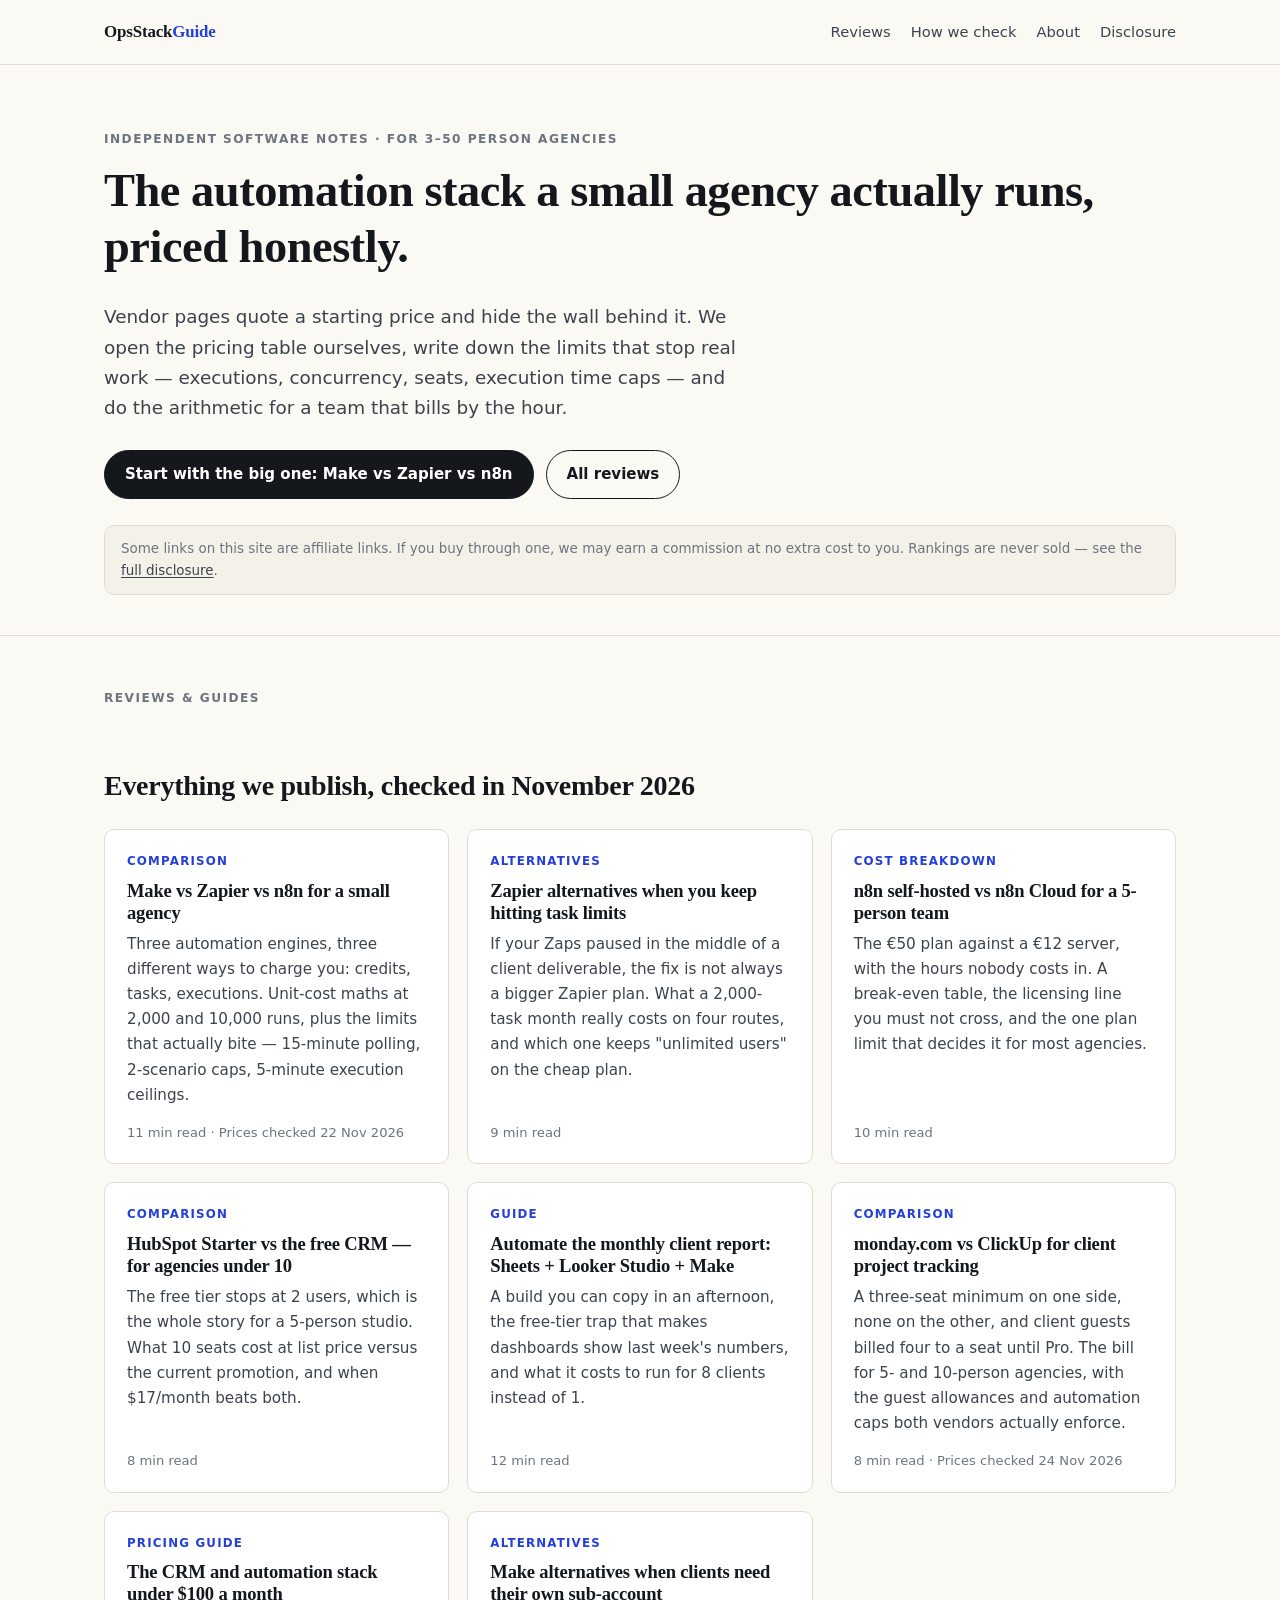
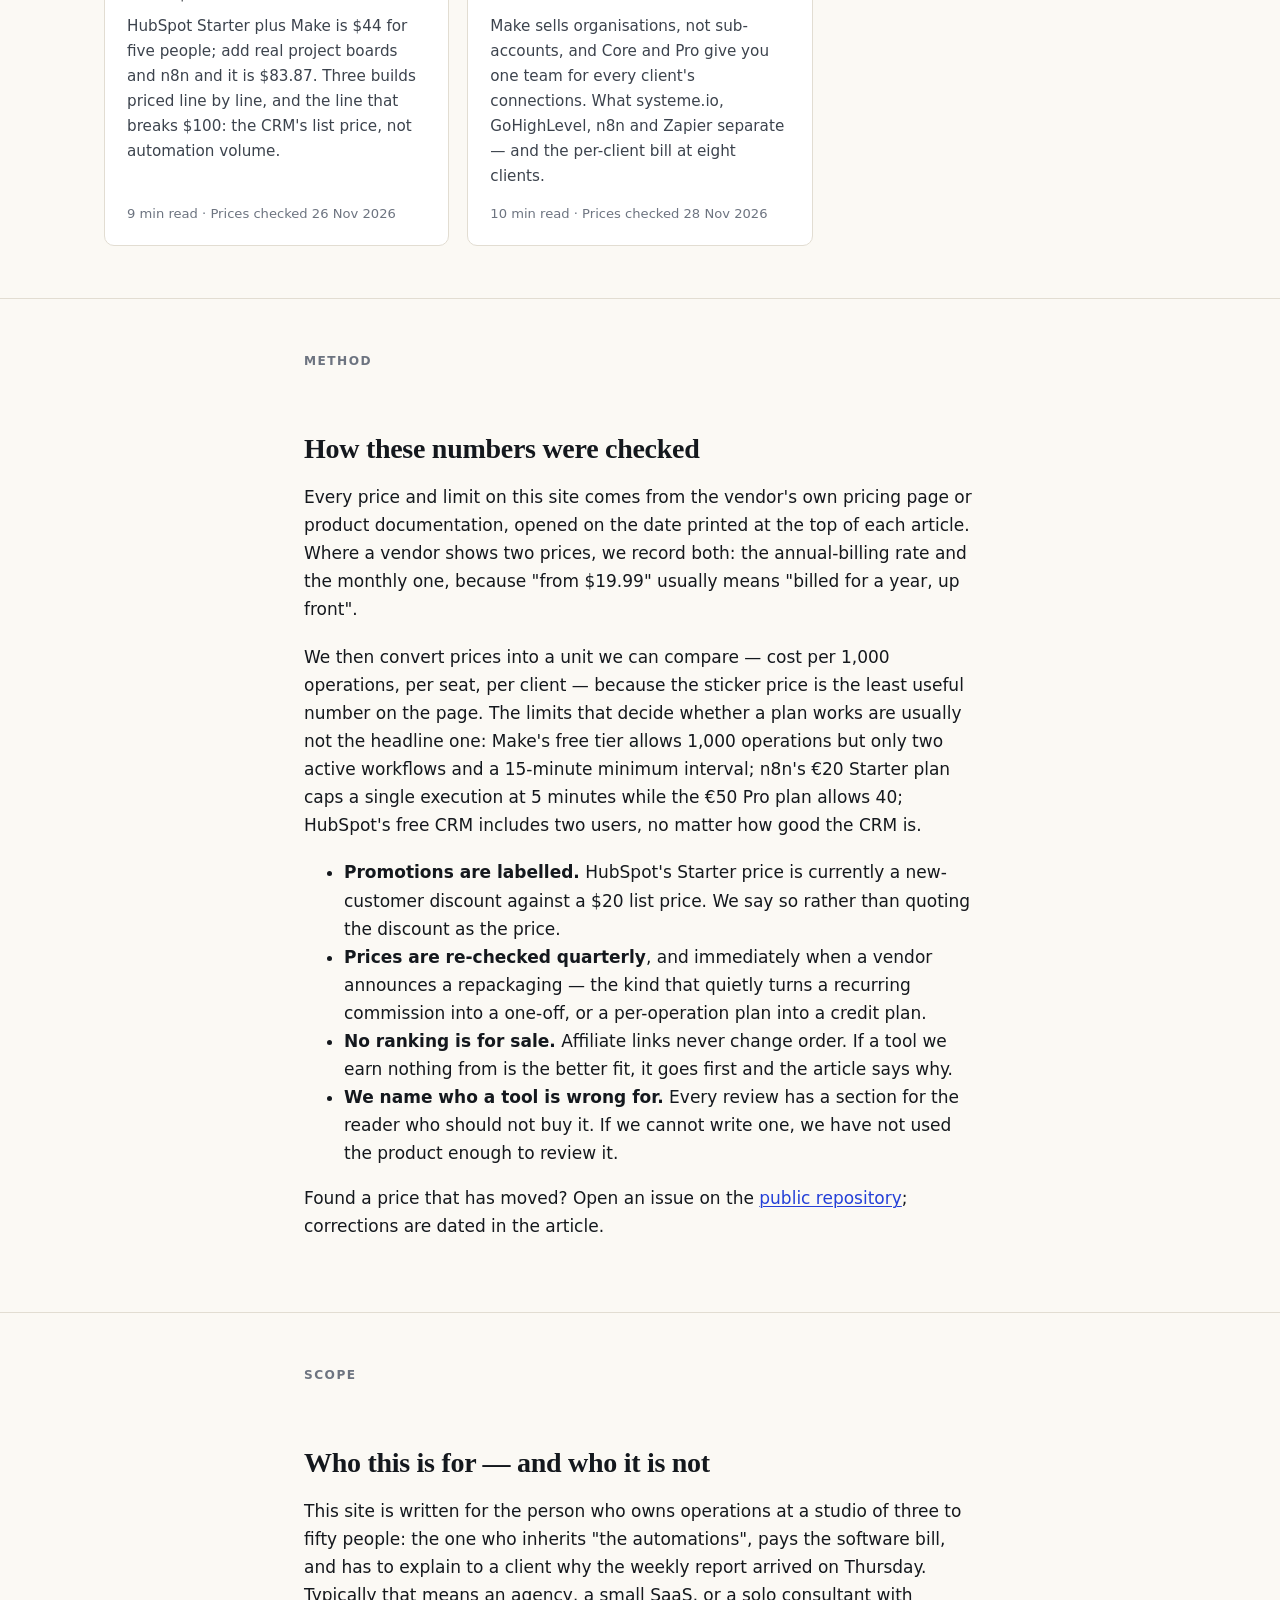
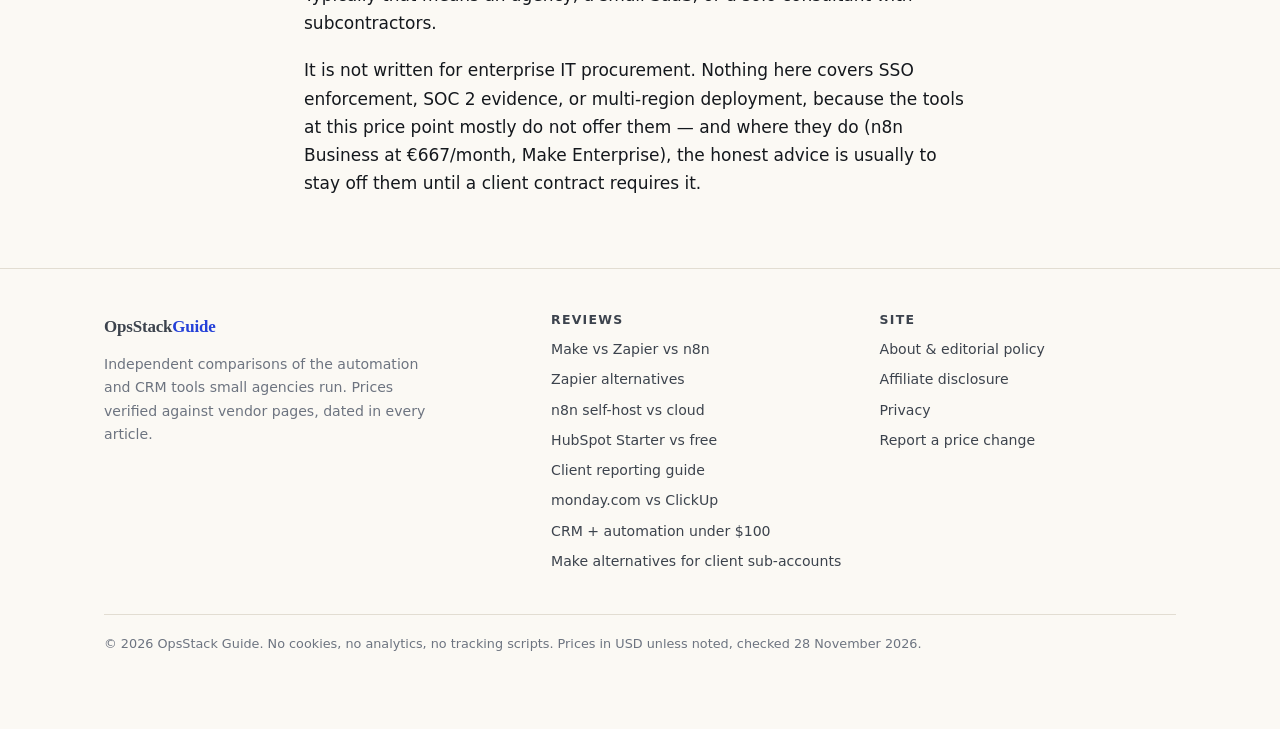
<file: index.html>
<!doctype html>
<html lang="en">
<head>
<meta charset="utf-8">
<meta name="viewport" content="width=device-width, initial-scale=1">
<title>OpsStack Guide — automation tools for small agencies, priced honestly</title>
<meta name="description" content="Independent, hands-on comparisons of the automation and CRM tools small agencies run: Make vs Zapier vs n8n, HubSpot Starter vs free CRM, client reporting stacks. Real plan limits, verified prices, no vendor copy.">
<link rel="canonical" href="https://whdgus1021-png.github.io/opsstack-guide/">
<meta property="og:type" content="website">
<meta property="og:title" content="OpsStack Guide — automation tools for small agencies, priced honestly">
<meta property="og:description" content="Plan limits and prices we checked ourselves, for teams that bill by the hour.">
<meta property="og:url" content="https://whdgus1021-png.github.io/opsstack-guide/">
<link rel="stylesheet" href="styles.css">
<link rel="icon" href="data:image/svg+xml,<svg xmlns='http://www.w3.org/2000/svg' viewBox='0 0 100 100'><rect width='100' height='100' rx='18' fill='%2314181d'/><text x='50' y='70' font-size='58' font-family='Georgia,serif' fill='%23fbf9f4' text-anchor='middle'>O</text></svg>">
<script type="application/ld+json">
{
  "@context": "https://schema.org",
  "@graph": [
    {
      "@type": "Organization",
      "@id": "https://whdgus1021-png.github.io/opsstack-guide/#org",
      "name": "OpsStack Guide",
      "url": "https://whdgus1021-png.github.io/opsstack-guide/",
      "description": "Independent publication comparing automation and CRM software for small agencies and operations teams."
    },
    {
      "@type": "WebSite",
      "@id": "https://whdgus1021-png.github.io/opsstack-guide/#site",
      "url": "https://whdgus1021-png.github.io/opsstack-guide/",
      "name": "OpsStack Guide",
      "publisher": { "@id": "https://whdgus1021-png.github.io/opsstack-guide/#org" }
    }
  ]
}
</script>
</head>
<body>
<a class="skip" href="#main">Skip to content</a>

<header class="site-header">
  <div class="wrap">
    <a class="brand" href="./">OpsStack<span>Guide</span></a>
    <nav class="nav" aria-label="Main">
      <a href="#reviews">Reviews</a>
      <a href="#method">How we check</a>
      <a href="about.html">About</a>
      <a href="affiliate-disclosure.html">Disclosure</a>
    </nav>
  </div>
</header>

<main id="main">

  <section class="hero">
    <div class="wrap">
      <p class="eyebrow">Independent software notes · for 3–50 person agencies</p>
      <h1>The automation stack a small agency actually runs, priced honestly.</h1>
      <p class="lede">Vendor pages quote a starting price and hide the wall behind it. We open the pricing table ourselves, write down the limits that stop real work — executions, concurrency, seats, execution time caps — and do the arithmetic for a team that bills by the hour.</p>
      <div class="hero-actions">
        <a class="btn" href="make-vs-zapier-vs-n8n.html">Start with the big one: Make vs Zapier vs n8n</a>
        <a class="btn ghost" href="#reviews">All reviews</a>
      </div>
      <p class="disclosure">Some links on this site are affiliate links. If you buy through one, we may earn a commission at no extra cost to you. Rankings are never sold — see the <a href="affiliate-disclosure.html">full disclosure</a>.</p>
    </div>
  </section>

  <section class="section" id="reviews">
    <div class="wrap">
      <p class="eyebrow">Reviews &amp; guides</p>
      <h2>Everything we publish, checked in November 2026</h2>
      <div class="cards">

        <a class="card" href="make-vs-zapier-vs-n8n.html">
          <span class="kicker">Comparison</span>
          <h3>Make vs Zapier vs n8n for a small agency</h3>
          <p>Three automation engines, three different ways to charge you: credits, tasks, executions. Unit-cost maths at 2,000 and 10,000 runs, plus the limits that actually bite — 15-minute polling, 2-scenario caps, 5-minute execution ceilings.</p>
          <span class="meta">11 min read · Prices checked 22 Nov 2026</span>
        </a>

        <a class="card" href="zapier-alternatives-task-limits.html">
          <span class="kicker">Alternatives</span>
          <h3>Zapier alternatives when you keep hitting task limits</h3>
          <p>If your Zaps paused in the middle of a client deliverable, the fix is not always a bigger Zapier plan. What a 2,000-task month really costs on four routes, and which one keeps "unlimited users" on the cheap plan.</p>
          <span class="meta">9 min read</span>
        </a>

        <a class="card" href="n8n-self-host-vs-cloud.html">
          <span class="kicker">Cost breakdown</span>
          <h3>n8n self-hosted vs n8n Cloud for a 5-person team</h3>
          <p>The €50 plan against a €12 server, with the hours nobody costs in. A break-even table, the licensing line you must not cross, and the one plan limit that decides it for most agencies.</p>
          <span class="meta">10 min read</span>
        </a>

        <a class="card" href="hubspot-starter-vs-free-crm.html">
          <span class="kicker">Comparison</span>
          <h3>HubSpot Starter vs the free CRM — for agencies under 10</h3>
          <p>The free tier stops at 2 users, which is the whole story for a 5-person studio. What 10 seats cost at list price versus the current promotion, and when $17/month beats both.</p>
          <span class="meta">8 min read</span>
        </a>

        <a class="card" href="client-reporting-automation.html">
          <span class="kicker">Guide</span>
          <h3>Automate the monthly client report: Sheets + Looker Studio + Make</h3>
          <p>A build you can copy in an afternoon, the free-tier trap that makes dashboards show last week's numbers, and what it costs to run for 8 clients instead of 1.</p>
          <span class="meta">12 min read</span>
        </a>

        <a class="card" href="monday-vs-clickup-client-tracking.html">
          <span class="kicker">Comparison</span>
          <h3>monday.com vs ClickUp for client project tracking</h3>
          <p>A three-seat minimum on one side, none on the other, and client guests billed four to a seat until Pro. The bill for 5- and 10-person agencies, with the guest allowances and automation caps both vendors actually enforce.</p>
          <span class="meta">8 min read · Prices checked 24 Nov 2026</span>
        </a>

        <a class="card" href="best-crm-automation-stack-under-100.html">
          <span class="kicker">Pricing guide</span>
          <h3>The CRM and automation stack under $100 a month</h3>
          <p>HubSpot Starter plus Make is $44 for five people; add real project boards and n8n and it is $83.87. Three builds priced line by line, and the line that breaks $100: the CRM's list price, not automation volume.</p>
          <span class="meta">9 min read · Prices checked 26 Nov 2026</span>
        </a>

        <a class="card" href="make-alternatives-client-sub-accounts.html">
          <span class="kicker">Alternatives</span>
          <h3>Make alternatives when clients need their own sub-account</h3>
          <p>Make sells organisations, not sub-accounts, and Core and Pro give you one team for every client's connections. What systeme.io, GoHighLevel, n8n and Zapier separate — and the per-client bill at eight clients.</p>
          <span class="meta">10 min read · Prices checked 28 Nov 2026</span>
        </a>

      </div>
    </div>
  </section>

  <section class="section" id="method">
    <div class="wrap prose">
      <p class="eyebrow">Method</p>
      <h2>How these numbers were checked</h2>
      <p>Every price and limit on this site comes from the vendor's own pricing page or product documentation, opened on the date printed at the top of each article. Where a vendor shows two prices, we record both: the annual-billing rate and the monthly one, because "from $19.99" usually means "billed for a year, up front".</p>
      <p>We then convert prices into a unit we can compare — cost per 1,000 operations, per seat, per client — because the sticker price is the least useful number on the page. The limits that decide whether a plan works are usually not the headline one: Make's free tier allows 1,000 operations but only two active workflows and a 15-minute minimum interval; n8n's €20 Starter plan caps a single execution at 5 minutes while the €50 Pro plan allows 40; HubSpot's free CRM includes two users, no matter how good the CRM is.</p>
      <ul>
        <li><strong>Promotions are labelled.</strong> HubSpot's Starter price is currently a new-customer discount against a $20 list price. We say so rather than quoting the discount as the price.</li>
        <li><strong>Prices are re-checked quarterly</strong>, and immediately when a vendor announces a repackaging — the kind that quietly turns a recurring commission into a one-off, or a per-operation plan into a credit plan.</li>
        <li><strong>No ranking is for sale.</strong> Affiliate links never change order. If a tool we earn nothing from is the better fit, it goes first and the article says why.</li>
        <li><strong>We name who a tool is wrong for.</strong> Every review has a section for the reader who should not buy it. If we cannot write one, we have not used the product enough to review it.</li>
      </ul>
      <p>Found a price that has moved? Open an issue on the <a href="https://github.com/whdgus1021-png/opsstack-guide/issues">public repository</a>; corrections are dated in the article.</p>
    </div>
  </section>

  <section class="section">
    <div class="wrap prose">
      <p class="eyebrow">Scope</p>
      <h2>Who this is for — and who it is not</h2>
      <p>This site is written for the person who owns operations at a studio of three to fifty people: the one who inherits "the automations", pays the software bill, and has to explain to a client why the weekly report arrived on Thursday. Typically that means an agency, a small SaaS, or a solo consultant with subcontractors.</p>
      <p>It is not written for enterprise IT procurement. Nothing here covers SSO enforcement, SOC 2 evidence, or multi-region deployment, because the tools at this price point mostly do not offer them — and where they do (n8n Business at €667/month, Make Enterprise), the honest advice is usually to stay off them until a client contract requires it.</p>
    </div>
  </section>

</main>

<footer class="site-footer">
  <div class="wrap">
    <div class="footer-grid">
      <div>
        <a class="brand" href="./">OpsStack<span>Guide</span></a>
        <p style="max-width:340px;margin-top:12px">Independent comparisons of the automation and CRM tools small agencies run. Prices verified against vendor pages, dated in every article.</p>
      </div>
      <div>
        <h2>Reviews</h2>
        <ul>
          <li><a href="make-vs-zapier-vs-n8n.html">Make vs Zapier vs n8n</a></li>
          <li><a href="zapier-alternatives-task-limits.html">Zapier alternatives</a></li>
          <li><a href="n8n-self-host-vs-cloud.html">n8n self-host vs cloud</a></li>
          <li><a href="hubspot-starter-vs-free-crm.html">HubSpot Starter vs free</a></li>
          <li><a href="client-reporting-automation.html">Client reporting guide</a></li>
          <li><a href="monday-vs-clickup-client-tracking.html">monday.com vs ClickUp</a></li>
          <li><a href="best-crm-automation-stack-under-100.html">CRM + automation under $100</a></li>
          <li><a href="make-alternatives-client-sub-accounts.html">Make alternatives for client sub-accounts</a></li>
        </ul>
      </div>
      <div>
        <h2>Site</h2>
        <ul>
          <li><a href="about.html">About &amp; editorial policy</a></li>
          <li><a href="affiliate-disclosure.html">Affiliate disclosure</a></li>
          <li><a href="privacy.html">Privacy</a></li>
          <li><a href="https://github.com/whdgus1021-png/opsstack-guide/issues">Report a price change</a></li>
        </ul>
      </div>
    </div>
    <p class="copyright">© 2026 OpsStack Guide. No cookies, no analytics, no tracking scripts. Prices in USD unless noted, checked 28 November 2026.</p>
  </div>
</footer>

</body>
</html>
</file>
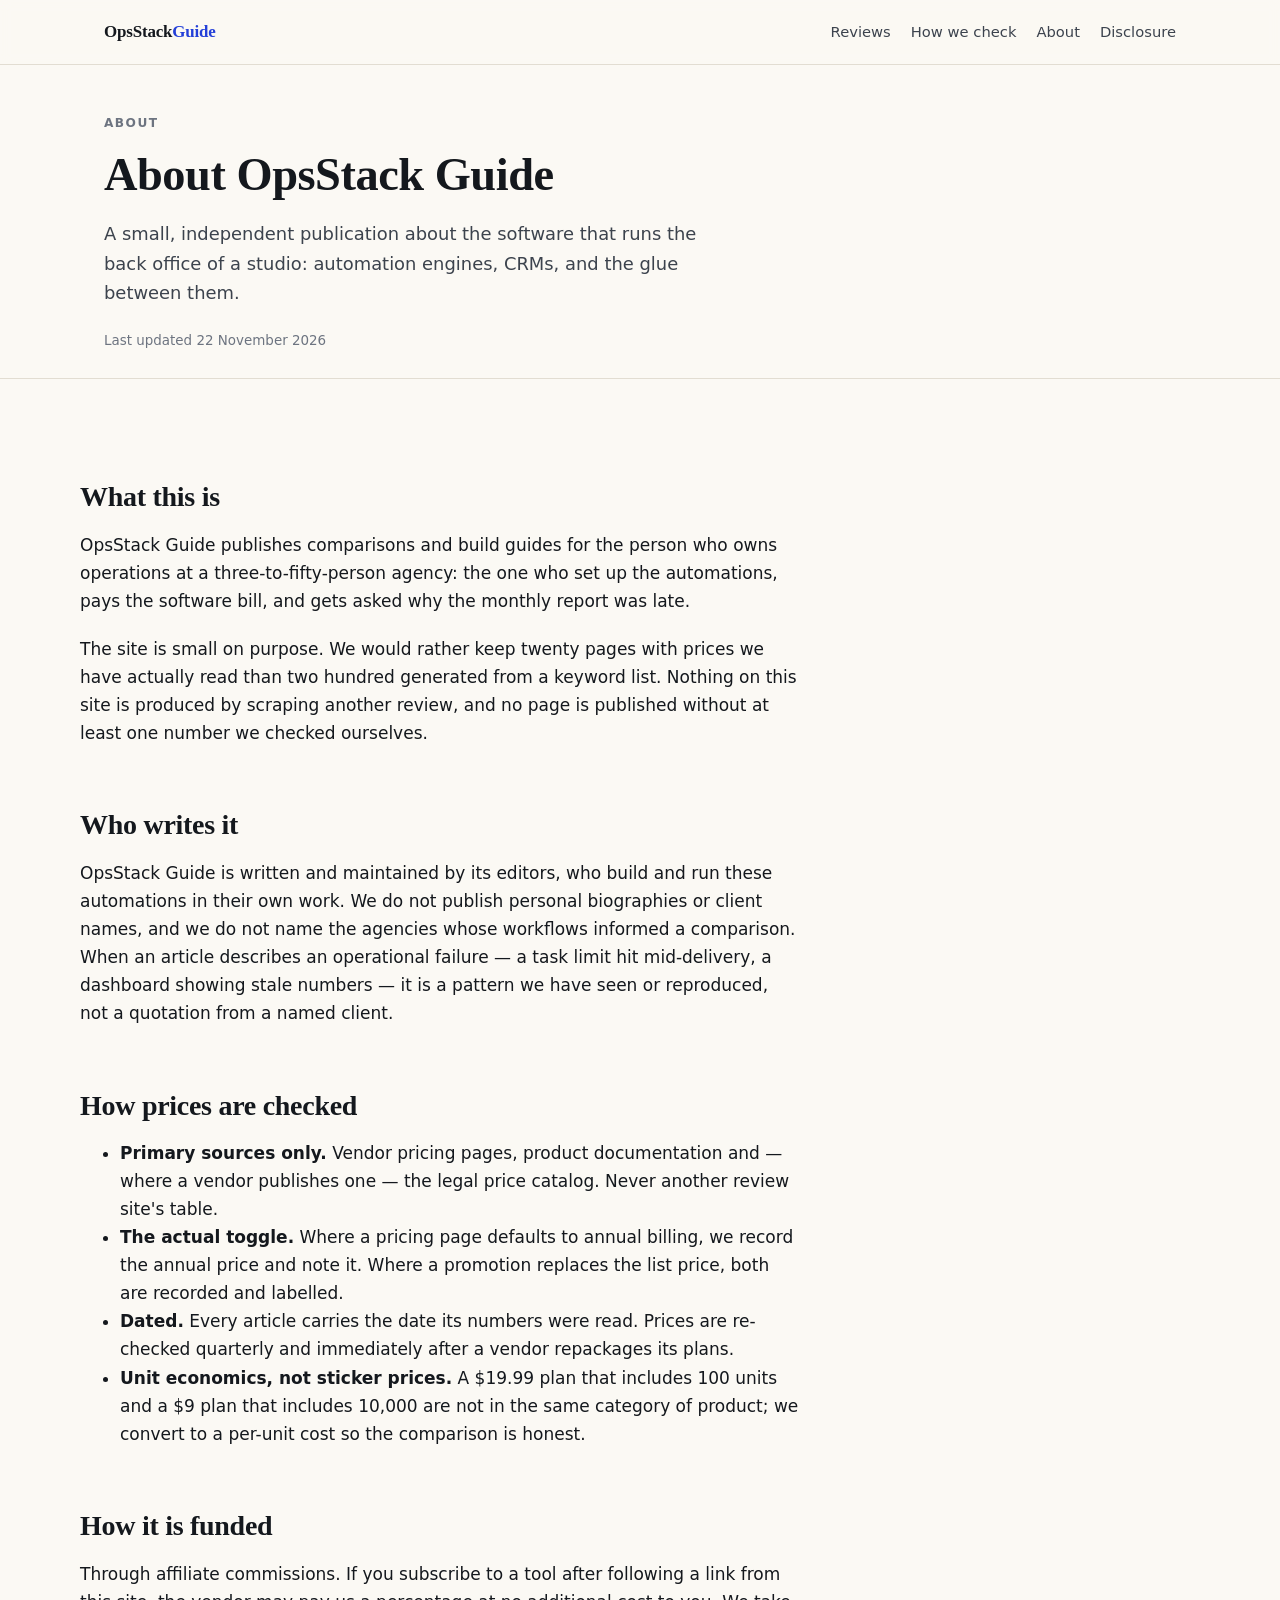
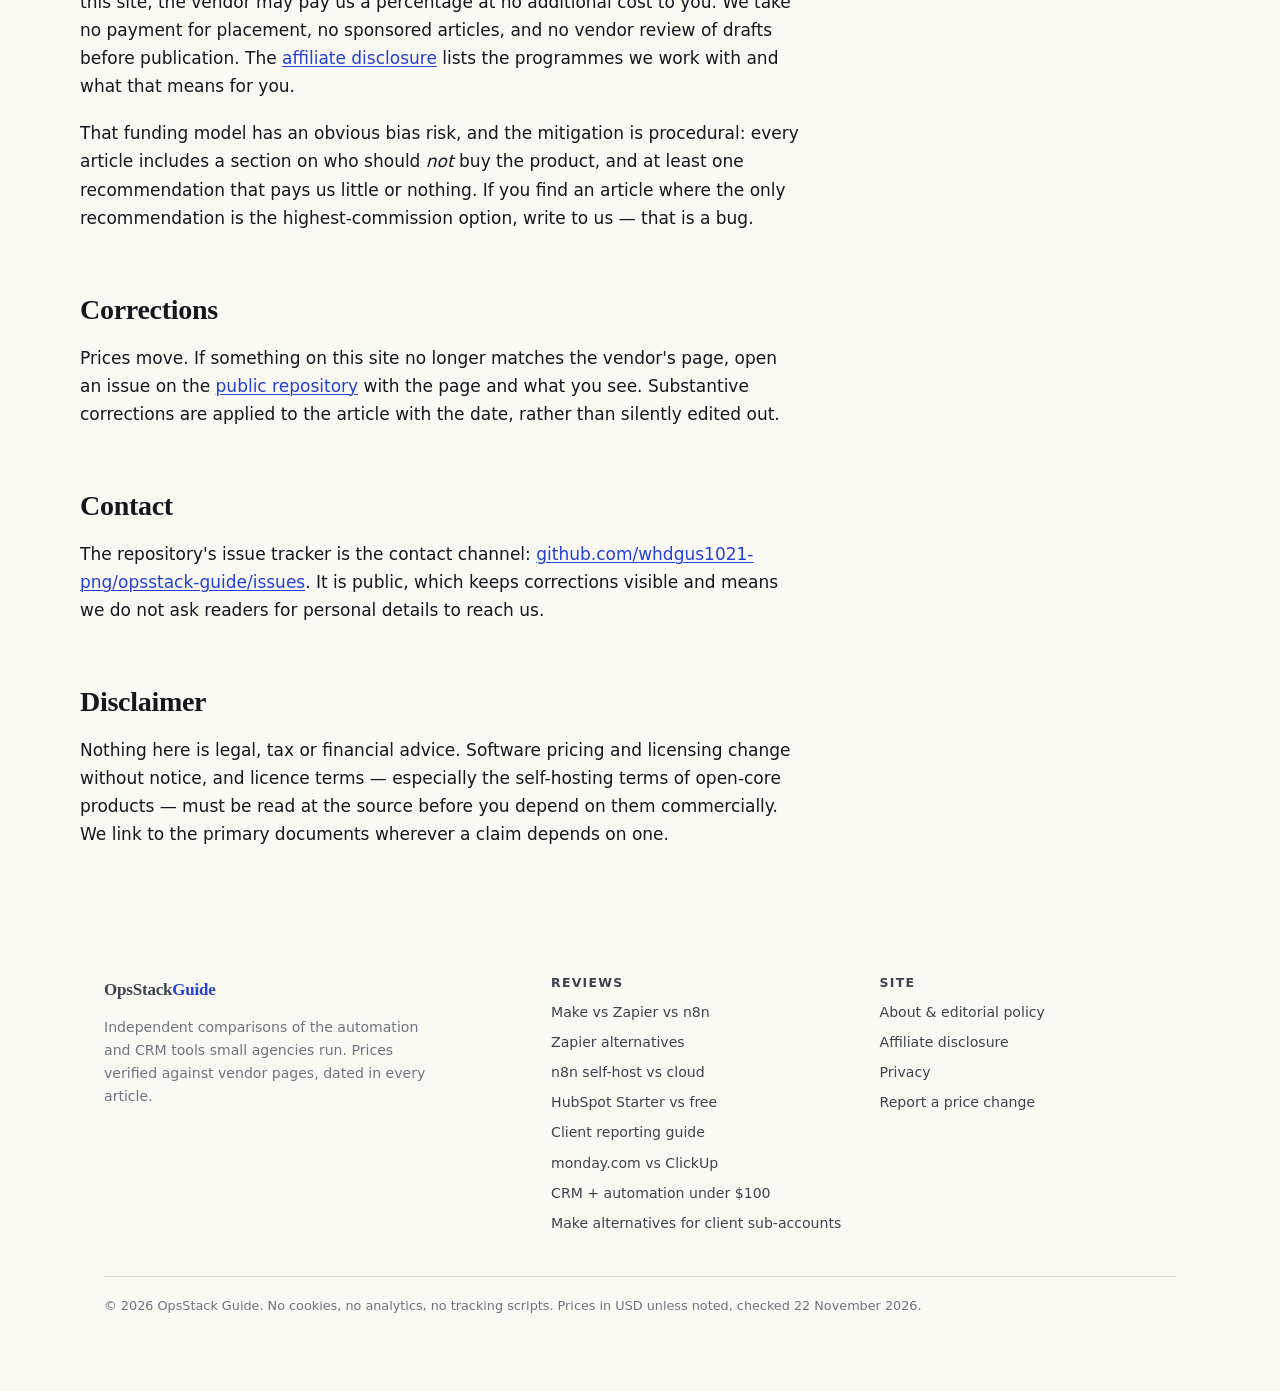
<file: about.html>
<!doctype html>
<html lang="en">
<head>
<meta charset="utf-8">
<meta name="viewport" content="width=device-width, initial-scale=1">
<title>About &amp; editorial policy — OpsStack Guide</title>
<meta name="description" content="Who publishes OpsStack Guide, how prices are checked, how the site is funded, and how corrections work.">
<link rel="canonical" href="https://whdgus1021-png.github.io/opsstack-guide/about.html">
<link rel="stylesheet" href="styles.css">
<link rel="icon" href="data:image/svg+xml,<svg xmlns='http://www.w3.org/2000/svg' viewBox='0 0 100 100'><rect width='100' height='100' rx='18' fill='%2314181d'/><text x='50' y='70' font-size='58' font-family='Georgia,serif' fill='%23fbf9f4' text-anchor='middle'>O</text></svg>">
</head>
<body>
<a class="skip" href="#main">Skip to content</a>

<header class="site-header">
  <div class="wrap">
    <a class="brand" href="./">OpsStack<span>Guide</span></a>
    <nav class="nav" aria-label="Main">
      <a href="index.html#reviews">Reviews</a>
      <a href="index.html#method">How we check</a>
      <a href="about.html" aria-current="page">About</a>
      <a href="affiliate-disclosure.html">Disclosure</a>
    </nav>
  </div>
</header>

<main id="main">
  <div class="article-head">
    <div class="wrap">
      <p class="eyebrow">About</p>
      <h1>About OpsStack Guide</h1>
      <p class="dek">A small, independent publication about the software that runs the back office of a studio: automation engines, CRMs, and the glue between them.</p>
      <div class="article-meta">
        <span>Last updated 22 November 2026</span>
      </div>
    </div>
  </div>

  <div class="wrap" style="padding:40px 0 64px">
    <div class="prose">

      <h2 id="what">What this is</h2>
      <p>OpsStack Guide publishes comparisons and build guides for the person who owns operations at a three-to-fifty-person agency: the one who set up the automations, pays the software bill, and gets asked why the monthly report was late.</p>
      <p>The site is small on purpose. We would rather keep twenty pages with prices we have actually read than two hundred generated from a keyword list. Nothing on this site is produced by scraping another review, and no page is published without at least one number we checked ourselves.</p>

      <h2 id="who">Who writes it</h2>
      <p>OpsStack Guide is written and maintained by its editors, who build and run these automations in their own work. We do not publish personal biographies or client names, and we do not name the agencies whose workflows informed a comparison. When an article describes an operational failure — a task limit hit mid-delivery, a dashboard showing stale numbers — it is a pattern we have seen or reproduced, not a quotation from a named client.</p>

      <h2 id="prices">How prices are checked</h2>
      <ul>
        <li><strong>Primary sources only.</strong> Vendor pricing pages, product documentation and — where a vendor publishes one — the legal price catalog. Never another review site's table.</li>
        <li><strong>The actual toggle.</strong> Where a pricing page defaults to annual billing, we record the annual price and note it. Where a promotion replaces the list price, both are recorded and labelled.</li>
        <li><strong>Dated.</strong> Every article carries the date its numbers were read. Prices are re-checked quarterly and immediately after a vendor repackages its plans.</li>
        <li><strong>Unit economics, not sticker prices.</strong> A $19.99 plan that includes 100 units and a $9 plan that includes 10,000 are not in the same category of product; we convert to a per-unit cost so the comparison is honest.</li>
      </ul>

      <h2 id="funding">How it is funded</h2>
      <p>Through affiliate commissions. If you subscribe to a tool after following a link from this site, the vendor may pay us a percentage at no additional cost to you. We take no payment for placement, no sponsored articles, and no vendor review of drafts before publication. The <a href="affiliate-disclosure.html">affiliate disclosure</a> lists the programmes we work with and what that means for you.</p>
      <p>That funding model has an obvious bias risk, and the mitigation is procedural: every article includes a section on who should <em>not</em> buy the product, and at least one recommendation that pays us little or nothing. If you find an article where the only recommendation is the highest-commission option, write to us — that is a bug.</p>

      <h2 id="corrections">Corrections</h2>
      <p>Prices move. If something on this site no longer matches the vendor's page, open an issue on the <a href="https://github.com/whdgus1021-png/opsstack-guide/issues">public repository</a> with the page and what you see. Substantive corrections are applied to the article with the date, rather than silently edited out.</p>

      <h2 id="contact">Contact</h2>
      <p>The repository's issue tracker is the contact channel: <a href="https://github.com/whdgus1021-png/opsstack-guide/issues">github.com/whdgus1021-png/opsstack-guide/issues</a>. It is public, which keeps corrections visible and means we do not ask readers for personal details to reach us.</p>

      <h2 id="disclaimer">Disclaimer</h2>
      <p>Nothing here is legal, tax or financial advice. Software pricing and licensing change without notice, and licence terms — especially the self-hosting terms of open-core products — must be read at the source before you depend on them commercially. We link to the primary documents wherever a claim depends on one.</p>

    </div>
  </div>
</main>

<footer class="site-footer">
  <div class="wrap">
    <div class="footer-grid">
      <div>
        <a class="brand" href="./">OpsStack<span>Guide</span></a>
        <p style="max-width:340px;margin-top:12px">Independent comparisons of the automation and CRM tools small agencies run. Prices verified against vendor pages, dated in every article.</p>
      </div>
      <div>
        <h2>Reviews</h2>
        <ul>
          <li><a href="make-vs-zapier-vs-n8n.html">Make vs Zapier vs n8n</a></li>
          <li><a href="zapier-alternatives-task-limits.html">Zapier alternatives</a></li>
          <li><a href="n8n-self-host-vs-cloud.html">n8n self-host vs cloud</a></li>
          <li><a href="hubspot-starter-vs-free-crm.html">HubSpot Starter vs free</a></li>
          <li><a href="client-reporting-automation.html">Client reporting guide</a></li>
          <li><a href="monday-vs-clickup-client-tracking.html">monday.com vs ClickUp</a></li>
          <li><a href="best-crm-automation-stack-under-100.html">CRM + automation under $100</a></li>
          <li><a href="make-alternatives-client-sub-accounts.html">Make alternatives for client sub-accounts</a></li>
        </ul>
      </div>
      <div>
        <h2>Site</h2>
        <ul>
          <li><a href="about.html">About &amp; editorial policy</a></li>
          <li><a href="affiliate-disclosure.html">Affiliate disclosure</a></li>
          <li><a href="privacy.html">Privacy</a></li>
          <li><a href="https://github.com/whdgus1021-png/opsstack-guide/issues">Report a price change</a></li>
        </ul>
      </div>
    </div>
    <p class="copyright">© 2026 OpsStack Guide. No cookies, no analytics, no tracking scripts. Prices in USD unless noted, checked 22 November 2026.</p>
  </div>
</footer>

</body>
</html>
</file>
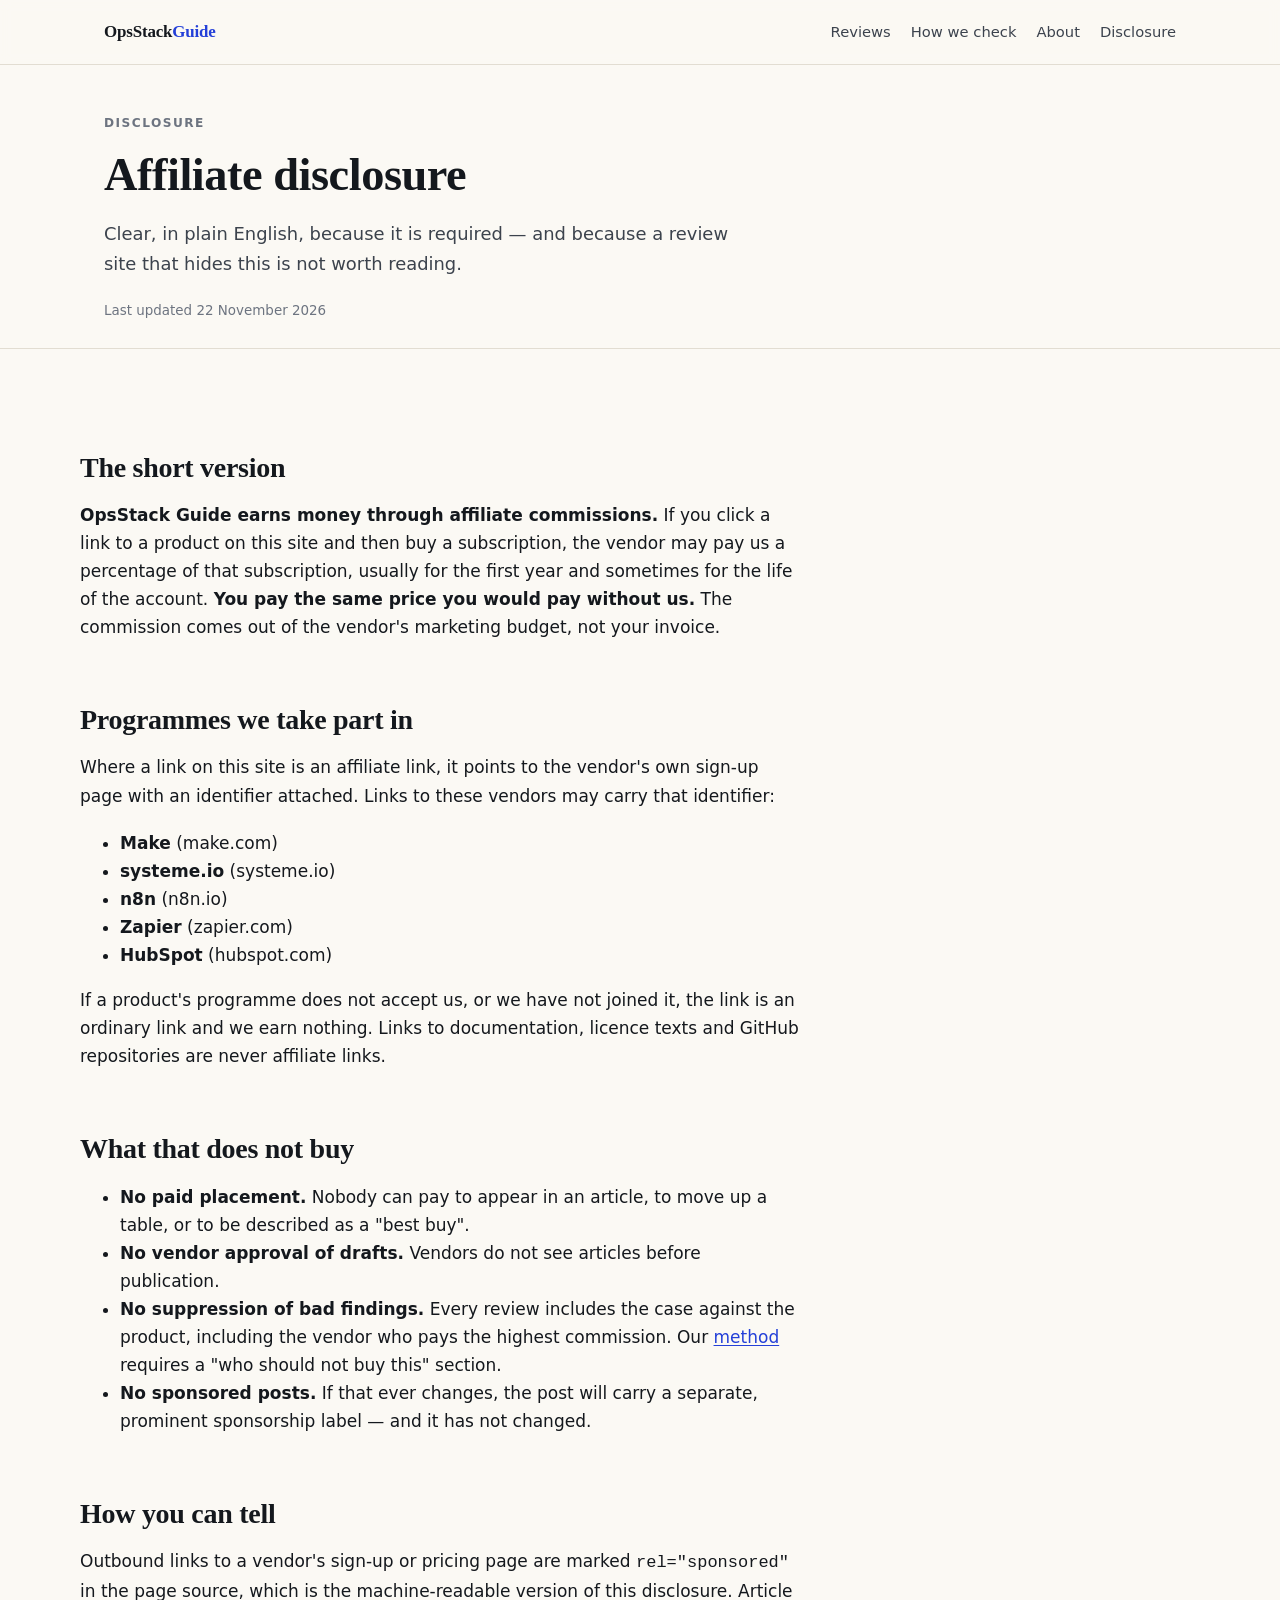
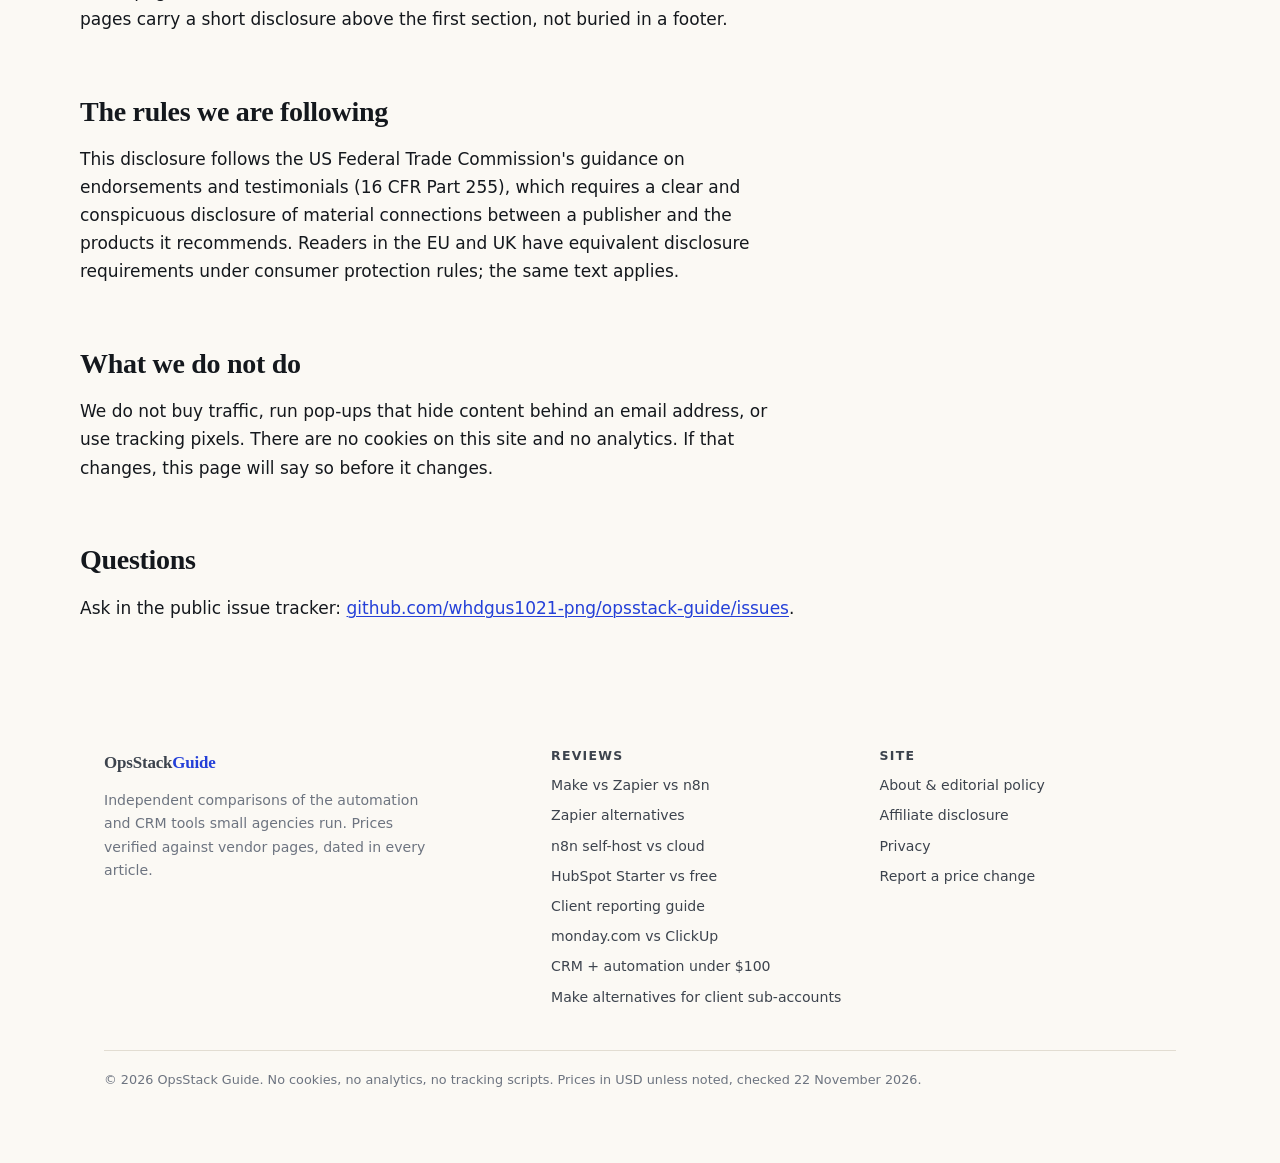
<file: affiliate-disclosure.html>
<!doctype html>
<html lang="en">
<head>
<meta charset="utf-8">
<meta name="viewport" content="width=device-width, initial-scale=1">
<title>Affiliate disclosure — OpsStack Guide</title>
<meta name="description" content="How OpsStack Guide earns money, which affiliate programmes it uses, and what that does and does not affect in our reviews.">
<link rel="canonical" href="https://whdgus1021-png.github.io/opsstack-guide/affiliate-disclosure.html">
<link rel="stylesheet" href="styles.css">
<link rel="icon" href="data:image/svg+xml,<svg xmlns='http://www.w3.org/2000/svg' viewBox='0 0 100 100'><rect width='100' height='100' rx='18' fill='%2314181d'/><text x='50' y='70' font-size='58' font-family='Georgia,serif' fill='%23fbf9f4' text-anchor='middle'>O</text></svg>">
</head>
<body>
<a class="skip" href="#main">Skip to content</a>

<header class="site-header">
  <div class="wrap">
    <a class="brand" href="./">OpsStack<span>Guide</span></a>
    <nav class="nav" aria-label="Main">
      <a href="index.html#reviews">Reviews</a>
      <a href="index.html#method">How we check</a>
      <a href="about.html">About</a>
      <a href="affiliate-disclosure.html" aria-current="page">Disclosure</a>
    </nav>
  </div>
</header>

<main id="main">
  <div class="article-head">
    <div class="wrap">
      <p class="eyebrow">Disclosure</p>
      <h1>Affiliate disclosure</h1>
      <p class="dek">Clear, in plain English, because it is required — and because a review site that hides this is not worth reading.</p>
      <div class="article-meta"><span>Last updated 22 November 2026</span></div>
    </div>
  </div>

  <div class="wrap" style="padding:40px 0 64px">
    <div class="prose">

      <h2 id="short">The short version</h2>
      <p><strong>OpsStack Guide earns money through affiliate commissions.</strong> If you click a link to a product on this site and then buy a subscription, the vendor may pay us a percentage of that subscription, usually for the first year and sometimes for the life of the account. <strong>You pay the same price you would pay without us.</strong> The commission comes out of the vendor's marketing budget, not your invoice.</p>

      <h2 id="programmes">Programmes we take part in</h2>
      <p>Where a link on this site is an affiliate link, it points to the vendor's own sign-up page with an identifier attached. Links to these vendors may carry that identifier:</p>
      <ul>
        <li><strong>Make</strong> (make.com)</li>
        <li><strong>systeme.io</strong> (systeme.io)</li>
        <li><strong>n8n</strong> (n8n.io)</li>
        <li><strong>Zapier</strong> (zapier.com)</li>
        <li><strong>HubSpot</strong> (hubspot.com)</li>
      </ul>
      <p>If a product's programme does not accept us, or we have not joined it, the link is an ordinary link and we earn nothing. Links to documentation, licence texts and GitHub repositories are never affiliate links.</p>

      <h2 id="what">What that does not buy</h2>
      <ul>
        <li><strong>No paid placement.</strong> Nobody can pay to appear in an article, to move up a table, or to be described as a "best buy".</li>
        <li><strong>No vendor approval of drafts.</strong> Vendors do not see articles before publication.</li>
        <li><strong>No suppression of bad findings.</strong> Every review includes the case against the product, including the vendor who pays the highest commission. Our <a href="index.html#method">method</a> requires a "who should not buy this" section.</li>
        <li><strong>No sponsored posts.</strong> If that ever changes, the post will carry a separate, prominent sponsorship label — and it has not changed.</li>
      </ul>

      <h2 id="how">How you can tell</h2>
      <p>Outbound links to a vendor's sign-up or pricing page are marked <code>rel="sponsored"</code> in the page source, which is the machine-readable version of this disclosure. Article pages carry a short disclosure above the first section, not buried in a footer.</p>

      <h2 id="ftc">The rules we are following</h2>
      <p>This disclosure follows the US Federal Trade Commission's guidance on endorsements and testimonials (16 CFR Part 255), which requires a clear and conspicuous disclosure of material connections between a publisher and the products it recommends. Readers in the EU and UK have equivalent disclosure requirements under consumer protection rules; the same text applies.</p>

      <h2 id="effort">What we do not do</h2>
      <p>We do not buy traffic, run pop-ups that hide content behind an email address, or use tracking pixels. There are no cookies on this site and no analytics. If that changes, this page will say so before it changes.</p>

      <h2 id="contact">Questions</h2>
      <p>Ask in the public issue tracker: <a href="https://github.com/whdgus1021-png/opsstack-guide/issues">github.com/whdgus1021-png/opsstack-guide/issues</a>.</p>

    </div>
  </div>
</main>

<footer class="site-footer">
  <div class="wrap">
    <div class="footer-grid">
      <div>
        <a class="brand" href="./">OpsStack<span>Guide</span></a>
        <p style="max-width:340px;margin-top:12px">Independent comparisons of the automation and CRM tools small agencies run. Prices verified against vendor pages, dated in every article.</p>
      </div>
      <div>
        <h2>Reviews</h2>
        <ul>
          <li><a href="make-vs-zapier-vs-n8n.html">Make vs Zapier vs n8n</a></li>
          <li><a href="zapier-alternatives-task-limits.html">Zapier alternatives</a></li>
          <li><a href="n8n-self-host-vs-cloud.html">n8n self-host vs cloud</a></li>
          <li><a href="hubspot-starter-vs-free-crm.html">HubSpot Starter vs free</a></li>
          <li><a href="client-reporting-automation.html">Client reporting guide</a></li>
          <li><a href="monday-vs-clickup-client-tracking.html">monday.com vs ClickUp</a></li>
          <li><a href="best-crm-automation-stack-under-100.html">CRM + automation under $100</a></li>
          <li><a href="make-alternatives-client-sub-accounts.html">Make alternatives for client sub-accounts</a></li>
        </ul>
      </div>
      <div>
        <h2>Site</h2>
        <ul>
          <li><a href="about.html">About &amp; editorial policy</a></li>
          <li><a href="affiliate-disclosure.html">Affiliate disclosure</a></li>
          <li><a href="privacy.html">Privacy</a></li>
          <li><a href="https://github.com/whdgus1021-png/opsstack-guide/issues">Report a price change</a></li>
        </ul>
      </div>
    </div>
    <p class="copyright">© 2026 OpsStack Guide. No cookies, no analytics, no tracking scripts. Prices in USD unless noted, checked 22 November 2026.</p>
  </div>
</footer>

</body>
</html>
</file>
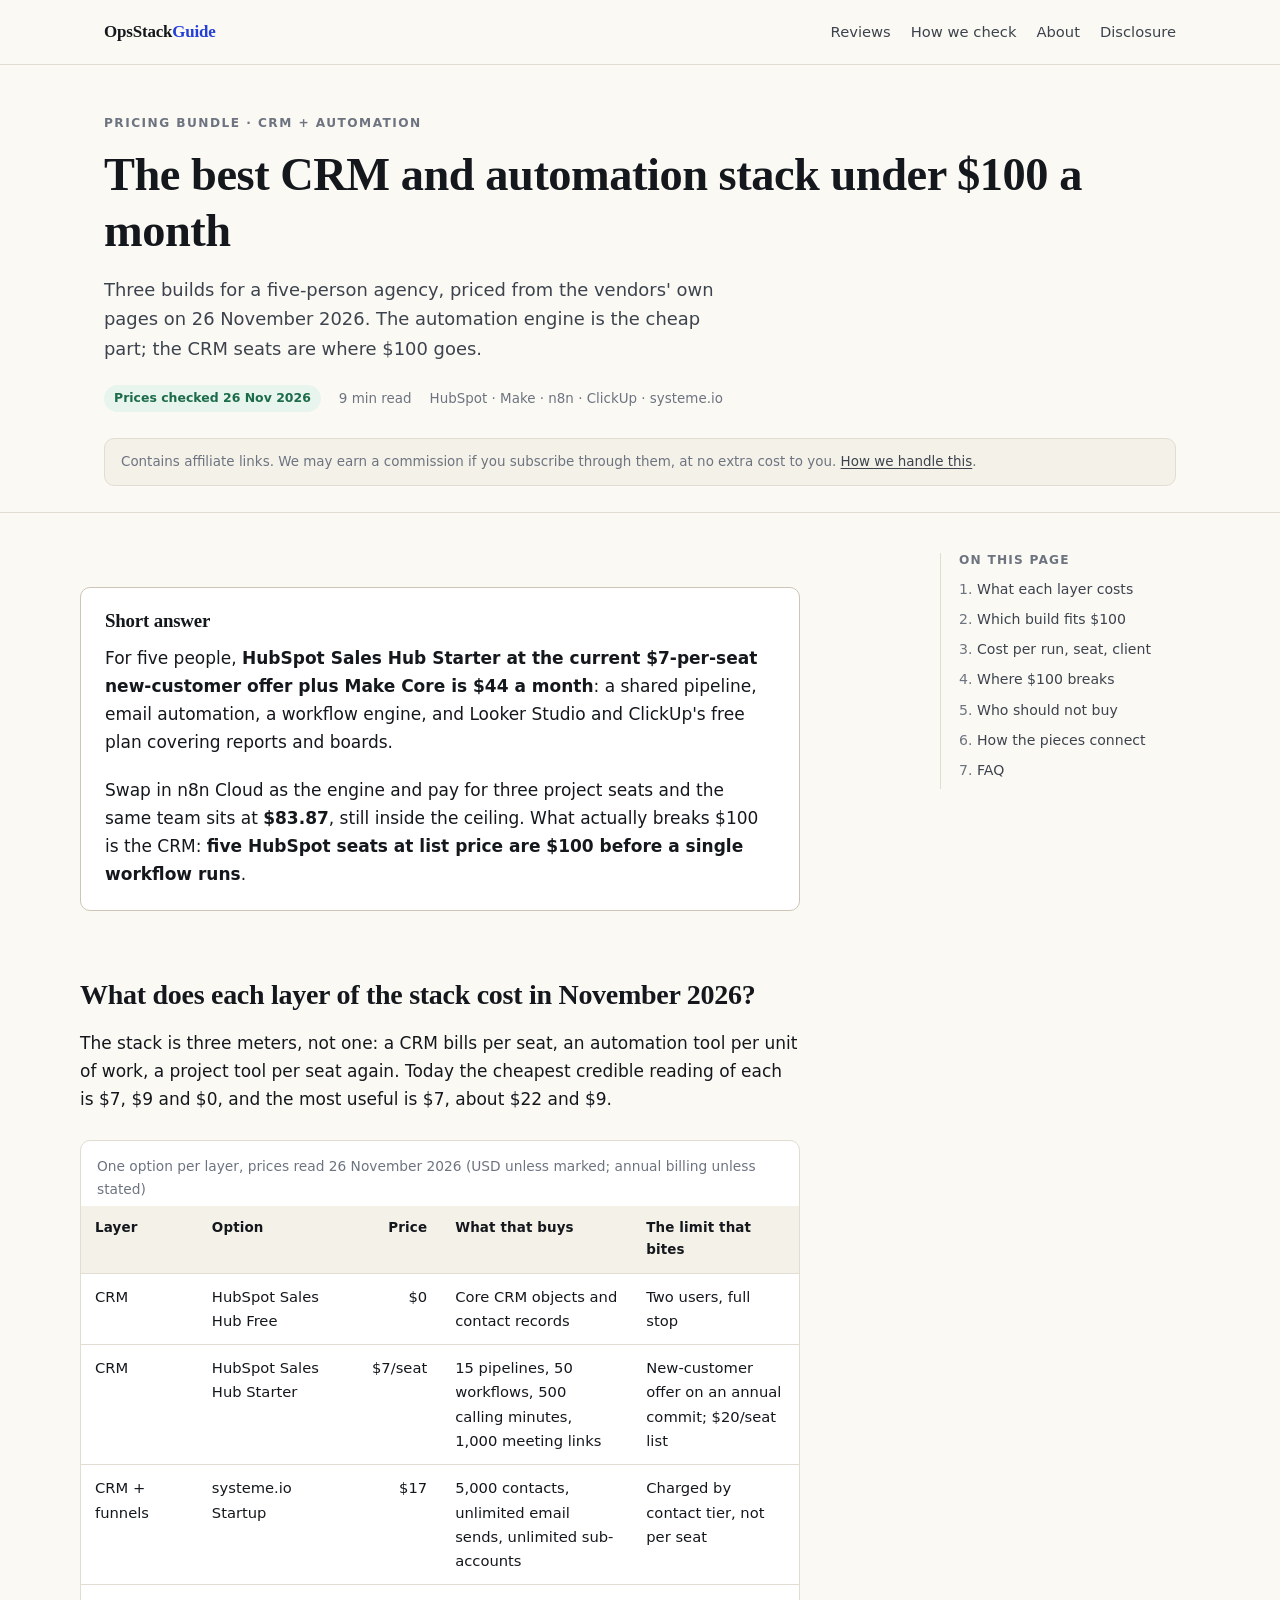
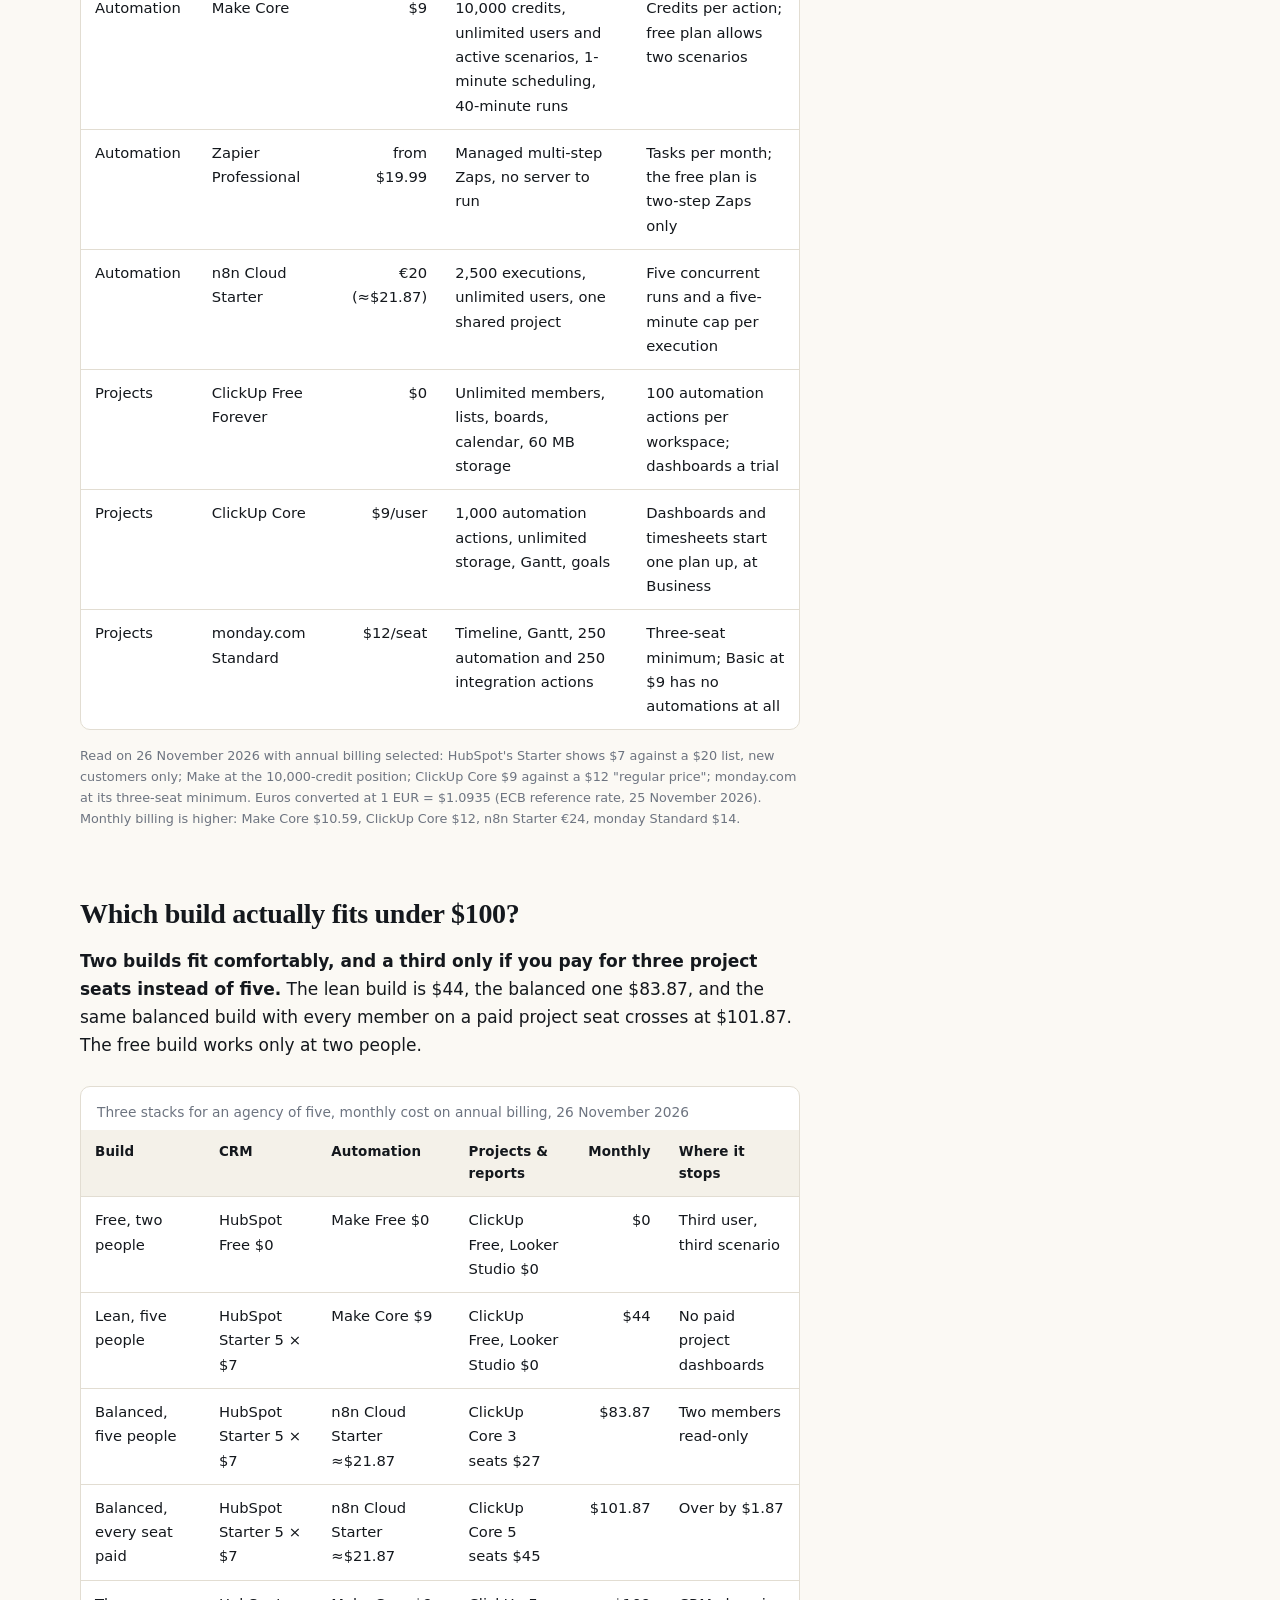
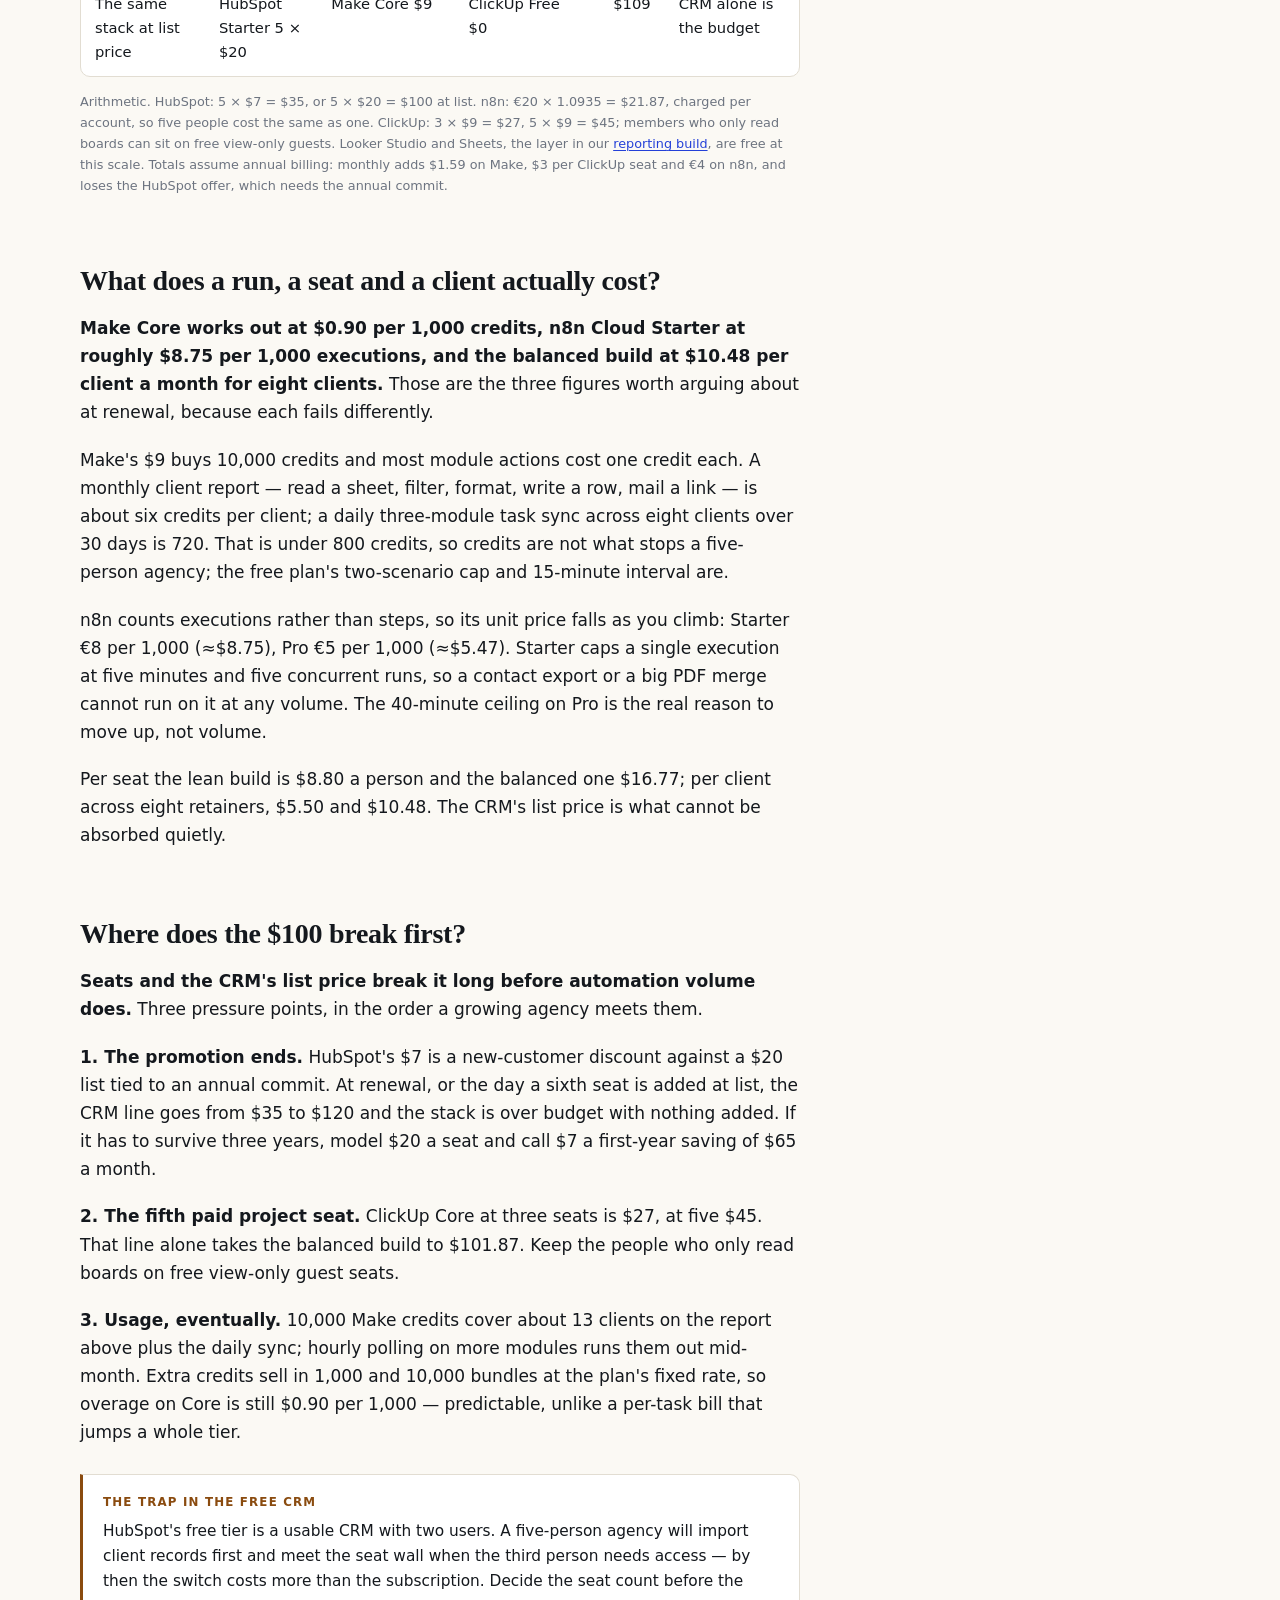
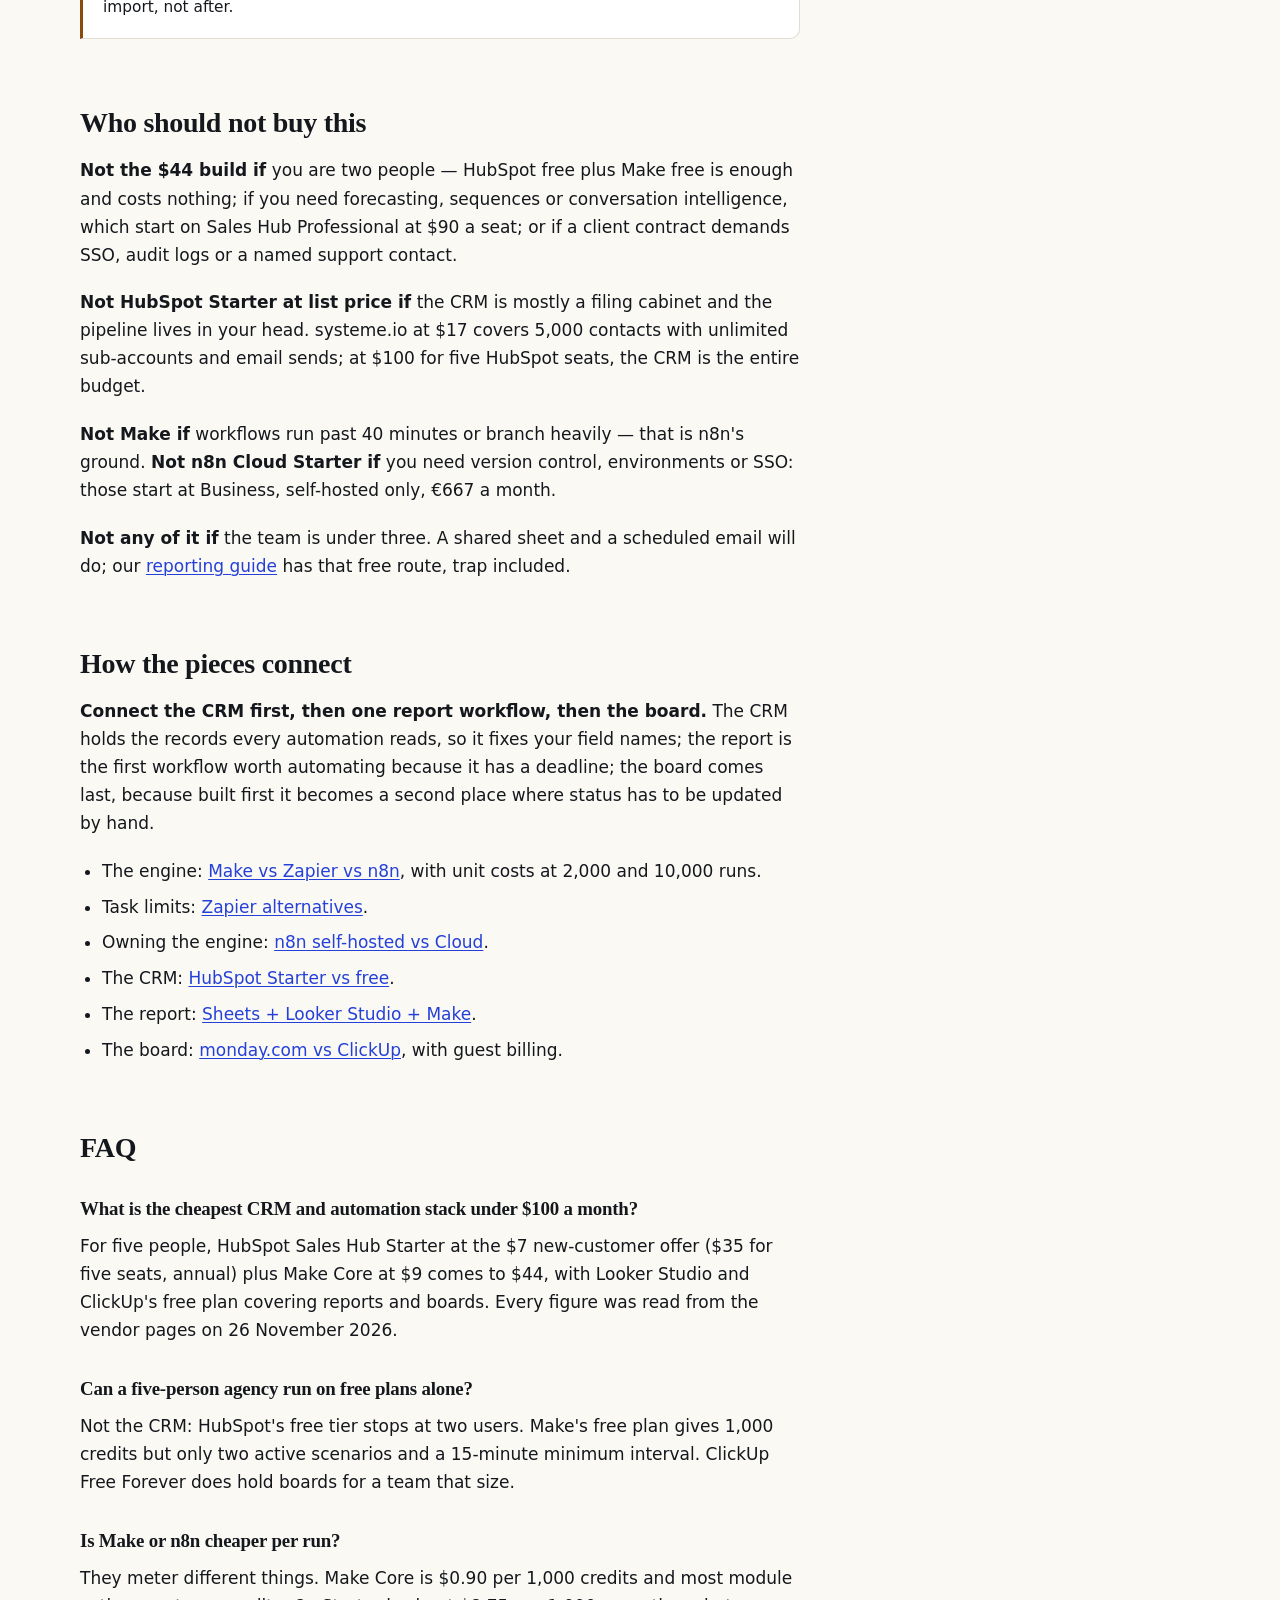
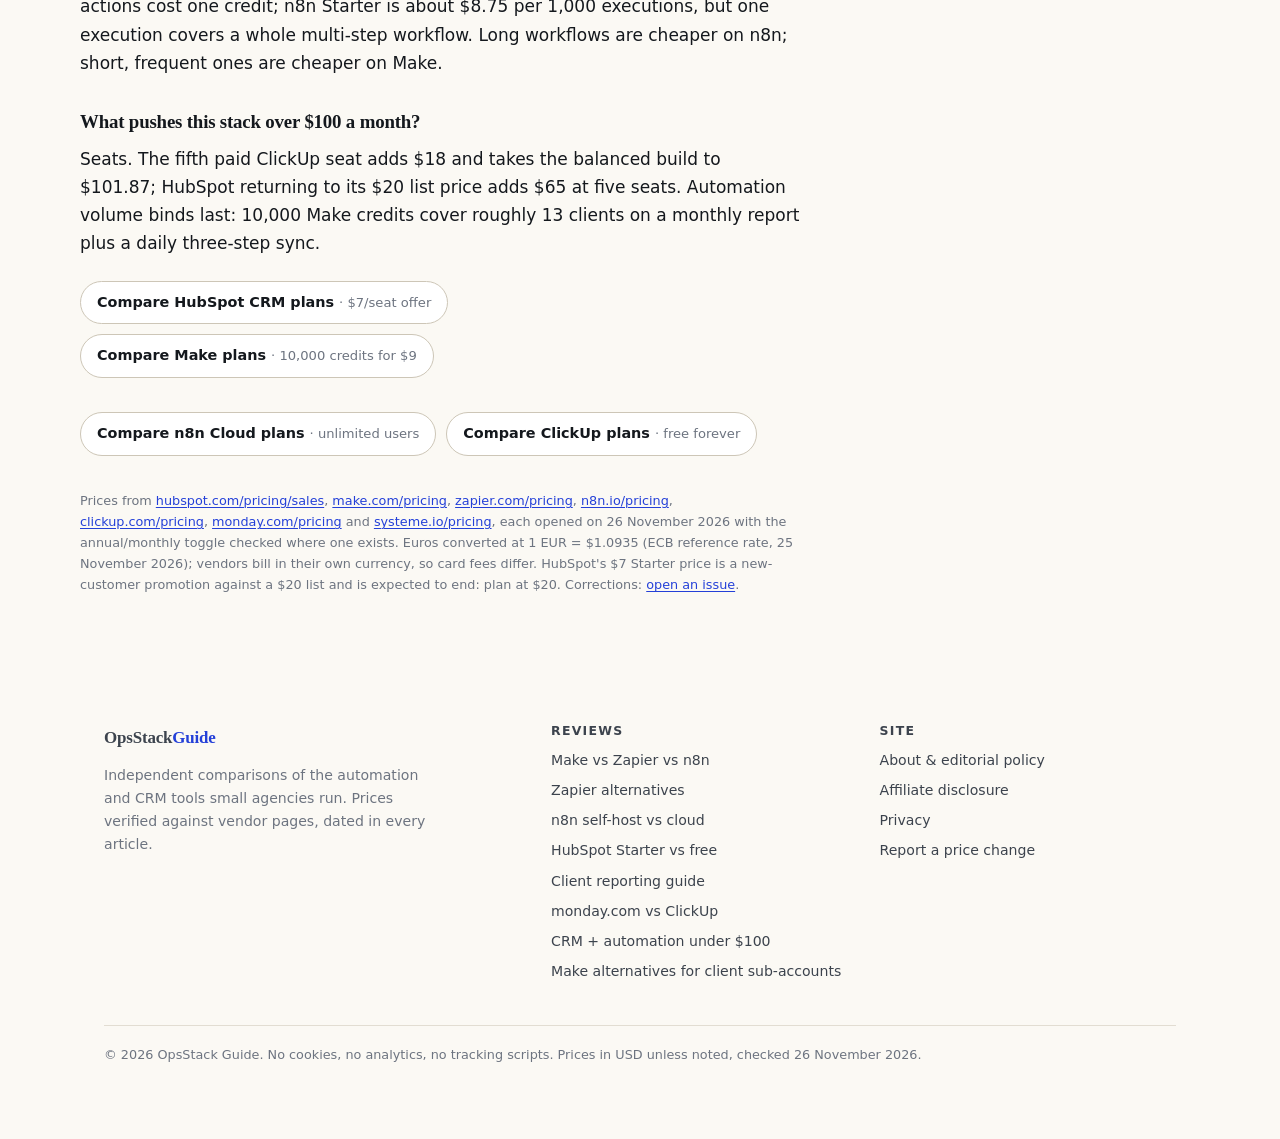
<file: best-crm-automation-stack-under-100.html>
<!doctype html>
<html lang="en">
<head>
<meta charset="utf-8">
<meta name="viewport" content="width=device-width, initial-scale=1">
<title>Best CRM and automation stack under $100 a month</title>
<meta name="description" content="Three stacks for a five-person agency, every price re-read from the vendor pages on 26 November 2026: what fits inside $100 and the seat maths that breaks it.">
<link rel="canonical" href="https://whdgus1021-png.github.io/opsstack-guide/best-crm-automation-stack-under-100.html">
<meta property="og:type" content="article">
<meta property="og:title" content="Best CRM and automation stack under $100 a month">
<meta property="og:description" content="HubSpot Starter plus Make is $44 for five people. The same team with real project boards lands at $83.87. What breaks $100 is the CRM's list price, not automation.">
<meta property="og:url" content="https://whdgus1021-png.github.io/opsstack-guide/best-crm-automation-stack-under-100.html">
<link rel="stylesheet" href="styles.css">
<link rel="icon" href="data:image/svg+xml,<svg xmlns='http://www.w3.org/2000/svg' viewBox='0 0 100 100'><rect width='100' height='100' rx='18' fill='%2314181d'/><text x='50' y='70' font-size='58' font-family='Georgia,serif' fill='%23fbf9f4' text-anchor='middle'>O</text></svg>">
<script type="application/ld+json">
{
  "@context": "https://schema.org",
  "@graph": [
    {
      "@type": "Article",
      "@id": "https://whdgus1021-png.github.io/opsstack-guide/best-crm-automation-stack-under-100.html#article",
      "headline": "Best CRM and automation stack under $100 a month",
      "description": "Three stacks for a five-person agency priced from vendor pages on 26 November 2026, with unit costs per 1,000 credits, per 1,000 executions and per client.",
      "datePublished": "2026-11-26",
      "dateModified": "2026-11-26",
      "author": { "@type": "Organization", "name": "OpsStack Guide" },
      "publisher": { "@type": "Organization", "name": "OpsStack Guide" },
      "mainEntityOfPage": "https://whdgus1021-png.github.io/opsstack-guide/best-crm-automation-stack-under-100.html"
    },
    {
      "@type": "FAQPage",
      "mainEntity": [
        {
          "@type": "Question",
          "name": "What is the cheapest CRM and automation stack under $100 a month?",
          "acceptedAnswer": {
            "@type": "Answer",
            "text": "For five people, HubSpot Sales Hub Starter at the current $7-per-seat new-customer offer ($35 for five seats, annual) plus Make Core at $9 a month comes to $44, with Google Looker Studio and ClickUp's free plan covering reporting and project boards at no cost. Every price was read on 26 November 2026."
          }
        },
        {
          "@type": "Question",
          "name": "Can a five-person agency run on free plans alone?",
          "acceptedAnswer": {
            "@type": "Answer",
            "text": "Not the CRM. HubSpot's free tier stops at two users, which rules out a five-person team logging in. Make's free plan gives 1,000 credits but allows only two active scenarios and runs no more often than every 15 minutes. ClickUp Free Forever, with unlimited members and 100 automation actions a month, does hold project boards for a team that size."
          }
        },
        {
          "@type": "Question",
          "name": "Is Make or n8n cheaper per run?",
          "acceptedAnswer": {
            "@type": "Answer",
            "text": "They charge different things. Make Core is $9 for 10,000 credits, or $0.90 per 1,000 credits, and most module actions cost one credit. n8n Cloud Starter is 20 euros for 2,500 executions, about $8.75 per 1,000, but an execution covers a whole multi-step workflow. A long workflow is far cheaper on n8n; a short, chatty one that runs often is cheaper on Make."
          }
        },
        {
          "@type": "Question",
          "name": "What pushes this stack over $100 a month?",
          "acceptedAnswer": {
            "@type": "Answer",
            "text": "Seats. The fifth paid ClickUp seat adds $18 and takes the balanced build to $101.87, and HubSpot reverting from the $7 offer to its $20 list price adds $65 at five seats. Automation volume is the last thing to bind: 10,000 Make credits cover roughly 13 clients running a monthly report plus a daily three-step sync."
          }
        }
      ]
    }
  ]
}
</script>
</head>
<body>
<a class="skip" href="#main">Skip to content</a>

<header class="site-header">
  <div class="wrap">
    <a class="brand" href="./">OpsStack<span>Guide</span></a>
    <nav class="nav" aria-label="Main">
      <a href="index.html#reviews">Reviews</a>
      <a href="index.html#method">How we check</a>
      <a href="about.html">About</a>
      <a href="affiliate-disclosure.html">Disclosure</a>
    </nav>
  </div>
</header>

<main id="main">

  <div class="article-head">
    <div class="wrap">
      <p class="eyebrow">Pricing bundle · CRM + automation</p>
      <h1>The best CRM and automation stack under $100 a month</h1>
      <p class="dek">Three builds for a five-person agency, priced from the vendors' own pages on 26 November 2026. The automation engine is the cheap part; the CRM seats are where $100 goes.</p>
      <div class="article-meta">
        <span class="pill check">Prices checked 26 Nov 2026</span>
        <span>9 min read</span>
        <span>HubSpot · Make · n8n · ClickUp · systeme.io</span>
      </div>
      <p class="disclosure">Contains affiliate links. We may earn a commission if you subscribe through them, at no extra cost to you. <a href="affiliate-disclosure.html">How we handle this</a>.</p>
    </div>
  </div>

  <div class="wrap layout">
    <article>

      <div class="verdict">
        <h3 style="margin-top:0">Short answer</h3>
        <p>For five people, <strong>HubSpot Sales Hub Starter at the current $7-per-seat new-customer offer plus Make Core is $44 a month</strong>: a shared pipeline, email automation, a workflow engine, and Looker Studio and ClickUp's free plan covering reports and boards.</p>
        <p>Swap in n8n Cloud as the engine and pay for three project seats and the same team sits at <strong>$83.87</strong>, still inside the ceiling. What actually breaks $100 is the CRM: <strong>five HubSpot seats at list price are $100 before a single workflow runs</strong>.</p>
      </div>

      <h2 id="layers">What does each layer of the stack cost in November 2026?</h2>
      <p>The stack is three meters, not one: a CRM bills per seat, an automation tool per unit of work, a project tool per seat again. Today the cheapest credible reading of each is $7, $9 and $0, and the most useful is $7, about $22 and $9.</p>
      <div class="table-scroll">
        <table>
          <caption>One option per layer, prices read 26 November 2026 (USD unless marked; annual billing unless stated)</caption>
          <thead>
            <tr><th>Layer</th><th>Option</th><th class="num">Price</th><th>What that buys</th><th>The limit that bites</th></tr>
          </thead>
          <tbody>
            <tr><td>CRM</td><td>HubSpot Sales Hub Free</td><td class="num">$0</td><td>Core CRM objects and contact records</td><td>Two users, full stop</td></tr>
            <tr><td>CRM</td><td>HubSpot Sales Hub Starter</td><td class="num">$7/seat</td><td>15 pipelines, 50 workflows, 500 calling minutes, 1,000 meeting links</td><td>New-customer offer on an annual commit; $20/seat list</td></tr>
            <tr><td>CRM + funnels</td><td>systeme.io Startup</td><td class="num">$17</td><td>5,000 contacts, unlimited email sends, unlimited sub-accounts</td><td>Charged by contact tier, not per seat</td></tr>
            <tr><td>Automation</td><td>Make Core</td><td class="num">$9</td><td>10,000 credits, unlimited users and active scenarios, 1-minute scheduling, 40-minute runs</td><td>Credits per action; free plan allows two scenarios</td></tr>
            <tr><td>Automation</td><td>Zapier Professional</td><td class="num">from $19.99</td><td>Managed multi-step Zaps, no server to run</td><td>Tasks per month; the free plan is two-step Zaps only</td></tr>
            <tr><td>Automation</td><td>n8n Cloud Starter</td><td class="num">&euro;20 (&asymp;$21.87)</td><td>2,500 executions, unlimited users, one shared project</td><td>Five concurrent runs and a five-minute cap per execution</td></tr>
            <tr><td>Projects</td><td>ClickUp Free Forever</td><td class="num">$0</td><td>Unlimited members, lists, boards, calendar, 60 MB storage</td><td>100 automation actions per workspace; dashboards a trial</td></tr>
            <tr><td>Projects</td><td>ClickUp Core</td><td class="num">$9/user</td><td>1,000 automation actions, unlimited storage, Gantt, goals</td><td>Dashboards and timesheets start one plan up, at Business</td></tr>
            <tr><td>Projects</td><td>monday.com Standard</td><td class="num">$12/seat</td><td>Timeline, Gantt, 250 automation and 250 integration actions</td><td>Three-seat minimum; Basic at $9 has no automations at all</td></tr>
          </tbody>
        </table>
      </div>
      <p class="tnote">Read on 26 November 2026 with annual billing selected: HubSpot's Starter shows $7 against a $20 list, new customers only; Make at the 10,000-credit position; ClickUp Core $9 against a $12 "regular price"; monday.com at its three-seat minimum. Euros converted at 1 EUR = $1.0935 (ECB reference rate, 25 November 2026). Monthly billing is higher: Make Core $10.59, ClickUp Core $12, n8n Starter &euro;24, monday Standard $14.</p>

      <h2 id="builds">Which build actually fits under $100?</h2>
      <p><strong>Two builds fit comfortably, and a third only if you pay for three project seats instead of five.</strong> The lean build is $44, the balanced one $83.87, and the same balanced build with every member on a paid project seat crosses at $101.87. The free build works only at two people.</p>
      <div class="table-scroll">
        <table>
          <caption>Three stacks for an agency of five, monthly cost on annual billing, 26 November 2026</caption>
          <thead>
            <tr><th>Build</th><th>CRM</th><th>Automation</th><th>Projects &amp; reports</th><th class="num">Monthly</th><th>Where it stops</th></tr>
          </thead>
          <tbody>
            <tr><td>Free, two people</td><td>HubSpot Free $0</td><td>Make Free $0</td><td>ClickUp Free, Looker Studio $0</td><td class="num">$0</td><td>Third user, third scenario</td></tr>
            <tr><td>Lean, five people</td><td>HubSpot Starter 5 &times; $7</td><td>Make Core $9</td><td>ClickUp Free, Looker Studio $0</td><td class="num">$44</td><td>No paid project dashboards</td></tr>
            <tr><td>Balanced, five people</td><td>HubSpot Starter 5 &times; $7</td><td>n8n Cloud Starter &asymp;$21.87</td><td>ClickUp Core 3 seats $27</td><td class="num">$83.87</td><td>Two members read-only</td></tr>
            <tr><td>Balanced, every seat paid</td><td>HubSpot Starter 5 &times; $7</td><td>n8n Cloud Starter &asymp;$21.87</td><td>ClickUp Core 5 seats $45</td><td class="num">$101.87</td><td>Over by $1.87</td></tr>
            <tr><td>The same stack at list price</td><td>HubSpot Starter 5 &times; $20</td><td>Make Core $9</td><td>ClickUp Free $0</td><td class="num">$109</td><td>CRM alone is the budget</td></tr>
          </tbody>
        </table>
      </div>
      <p class="tnote">Arithmetic. HubSpot: 5 &times; $7 = $35, or 5 &times; $20 = $100 at list. n8n: &euro;20 &times; 1.0935 = $21.87, charged per account, so five people cost the same as one. ClickUp: 3 &times; $9 = $27, 5 &times; $9 = $45; members who only read boards can sit on free view-only guests. Looker Studio and Sheets, the layer in our <a href="client-reporting-automation.html">reporting build</a>, are free at this scale. Totals assume annual billing: monthly adds $1.59 on Make, $3 per ClickUp seat and &euro;4 on n8n, and loses the HubSpot offer, which needs the annual commit.</p>

      <h2 id="unit">What does a run, a seat and a client actually cost?</h2>
      <p><strong>Make Core works out at $0.90 per 1,000 credits, n8n Cloud Starter at roughly $8.75 per 1,000 executions, and the balanced build at $10.48 per client a month for eight clients.</strong> Those are the three figures worth arguing about at renewal, because each fails differently.</p>
      <p>Make's $9 buys 10,000 credits and most module actions cost one credit each. A monthly client report — read a sheet, filter, format, write a row, mail a link — is about six credits per client; a daily three-module task sync across eight clients over 30 days is 720. That is under 800 credits, so credits are not what stops a five-person agency; the free plan's two-scenario cap and 15-minute interval are.</p>
      <p>n8n counts executions rather than steps, so its unit price falls as you climb: Starter &euro;8 per 1,000 (&asymp;$8.75), Pro &euro;5 per 1,000 (&asymp;$5.47). Starter caps a single execution at five minutes and five concurrent runs, so a contact export or a big PDF merge cannot run on it at any volume. The 40-minute ceiling on Pro is the real reason to move up, not volume.</p>
      <p>Per seat the lean build is $8.80 a person and the balanced one $16.77; per client across eight retainers, $5.50 and $10.48. The CRM's list price is what cannot be absorbed quietly.</p>

      <h2 id="breaks">Where does the $100 break first?</h2>
      <p><strong>Seats and the CRM's list price break it long before automation volume does.</strong> Three pressure points, in the order a growing agency meets them.</p>
      <p><strong>1. The promotion ends.</strong> HubSpot's $7 is a new-customer discount against a $20 list tied to an annual commit. At renewal, or the day a sixth seat is added at list, the CRM line goes from $35 to $120 and the stack is over budget with nothing added. If it has to survive three years, model $20 a seat and call $7 a first-year saving of $65 a month.</p>
      <p><strong>2. The fifth paid project seat.</strong> ClickUp Core at three seats is $27, at five $45. That line alone takes the balanced build to $101.87. Keep the people who only read boards on free view-only guest seats.</p>
      <p><strong>3. Usage, eventually.</strong> 10,000 Make credits cover about 13 clients on the report above plus the daily sync; hourly polling on more modules runs them out mid-month. Extra credits sell in 1,000 and 10,000 bundles at the plan's fixed rate, so overage on Core is still $0.90 per 1,000 — predictable, unlike a per-task bill that jumps a whole tier.</p>
      <div class="callout warn">
        <span class="label">The trap in the free CRM</span>
        <p>HubSpot's free tier is a usable CRM with two users. A five-person agency will import client records first and meet the seat wall when the third person needs access — by then the switch costs more than the subscription. Decide the seat count before the import, not after.</p>
      </div>

      <h2 id="not">Who should not buy this</h2>
      <p><strong>Not the $44 build if</strong> you are two people — HubSpot free plus Make free is enough and costs nothing; if you need forecasting, sequences or conversation intelligence, which start on Sales Hub Professional at $90 a seat; or if a client contract demands SSO, audit logs or a named support contact.</p>
      <p><strong>Not HubSpot Starter at list price if</strong> the CRM is mostly a filing cabinet and the pipeline lives in your head. systeme.io at $17 covers 5,000 contacts with unlimited sub-accounts and email sends; at $100 for five HubSpot seats, the CRM is the entire budget.</p>
      <p><strong>Not Make if</strong> workflows run past 40 minutes or branch heavily — that is n8n's ground. <strong>Not n8n Cloud Starter if</strong> you need version control, environments or SSO: those start at Business, self-hosted only, &euro;667 a month.</p>
      <p><strong>Not any of it if</strong> the team is under three. A shared sheet and a scheduled email will do; our <a href="client-reporting-automation.html">reporting guide</a> has that free route, trap included.</p>

      <h2 id="connect">How the pieces connect</h2>
      <p><strong>Connect the CRM first, then one report workflow, then the board.</strong> The CRM holds the records every automation reads, so it fixes your field names; the report is the first workflow worth automating because it has a deadline; the board comes last, because built first it becomes a second place where status has to be updated by hand.</p>
      <ul>
        <li>The engine: <a href="make-vs-zapier-vs-n8n.html">Make vs Zapier vs n8n</a>, with unit costs at 2,000 and 10,000 runs.</li>
        <li>Task limits: <a href="zapier-alternatives-task-limits.html">Zapier alternatives</a>.</li>
        <li>Owning the engine: <a href="n8n-self-host-vs-cloud.html">n8n self-hosted vs Cloud</a>.</li>
        <li>The CRM: <a href="hubspot-starter-vs-free-crm.html">HubSpot Starter vs free</a>.</li>
        <li>The report: <a href="client-reporting-automation.html">Sheets + Looker Studio + Make</a>.</li>
        <li>The board: <a href="monday-vs-clickup-client-tracking.html">monday.com vs ClickUp</a>, with guest billing.</li>
      </ul>

      <h2 id="faq">FAQ</h2>
      <h3>What is the cheapest CRM and automation stack under $100 a month?</h3>
      <p>For five people, HubSpot Sales Hub Starter at the $7 new-customer offer ($35 for five seats, annual) plus Make Core at $9 comes to $44, with Looker Studio and ClickUp's free plan covering reports and boards. Every figure was read from the vendor pages on 26 November 2026.</p>
      <h3>Can a five-person agency run on free plans alone?</h3>
      <p>Not the CRM: HubSpot's free tier stops at two users. Make's free plan gives 1,000 credits but only two active scenarios and a 15-minute minimum interval. ClickUp Free Forever does hold boards for a team that size.</p>
      <h3>Is Make or n8n cheaper per run?</h3>
      <p>They meter different things. Make Core is $0.90 per 1,000 credits and most module actions cost one credit; n8n Starter is about $8.75 per 1,000 executions, but one execution covers a whole multi-step workflow. Long workflows are cheaper on n8n; short, frequent ones are cheaper on Make.</p>
      <h3>What pushes this stack over $100 a month?</h3>
      <p>Seats. The fifth paid ClickUp seat adds $18 and takes the balanced build to $101.87; HubSpot returning to its $20 list price adds $65 at five seats. Automation volume binds last: 10,000 Make credits cover roughly 13 clients on a monthly report plus a daily three-step sync.</p>

      <div class="cta-row">
        <a class="cta" href="https://www.hubspot.com/products/crm" rel="sponsored nofollow noopener" data-aff="hubspot">Compare HubSpot CRM plans <span class="tag">· $7/seat offer</span></a>
        <a class="cta" href="https://www.make.com/en/register" rel="sponsored nofollow noopener" data-aff="make">Compare Make plans <span class="tag">· 10,000 credits for $9</span></a>
      </div>
      <div class="cta-row">
        <a class="cta" href="https://n8n.io/pricing/" rel="sponsored nofollow noopener" data-aff="n8n">Compare n8n Cloud plans <span class="tag">· unlimited users</span></a>
        <a class="cta" href="https://clickup.com/pricing" rel="sponsored nofollow noopener" data-aff="clickup">Compare ClickUp plans <span class="tag">· free forever</span></a>
      </div>

      <p class="tnote" style="margin-top:2.5em">Prices from <a href="https://www.hubspot.com/pricing/sales" rel="sponsored nofollow noopener" data-aff="hubspot">hubspot.com/pricing/sales</a>, <a href="https://www.make.com/pricing" rel="sponsored nofollow noopener" data-aff="make">make.com/pricing</a>, <a href="https://zapier.com/pricing" rel="sponsored nofollow noopener" data-aff="zapier">zapier.com/pricing</a>, <a href="https://n8n.io/pricing/" rel="sponsored nofollow noopener" data-aff="n8n">n8n.io/pricing</a>, <a href="https://clickup.com/pricing" rel="sponsored nofollow noopener" data-aff="clickup">clickup.com/pricing</a>, <a href="https://monday.com/pricing" rel="sponsored nofollow noopener" data-aff="monday">monday.com/pricing</a> and <a href="https://systeme.io/pricing" rel="sponsored nofollow noopener" data-aff="systeme">systeme.io/pricing</a>, each opened on 26 November 2026 with the annual/monthly toggle checked where one exists. Euros converted at 1 EUR = $1.0935 (ECB reference rate, 25 November 2026); vendors bill in their own currency, so card fees differ. HubSpot's $7 Starter price is a new-customer promotion against a $20 list and is expected to end: plan at $20. Corrections: <a href="https://github.com/whdgus1021-png/opsstack-guide/issues">open an issue</a>.</p>

    </article>

    <aside class="toc" aria-label="On this page">
      <h2>On this page</h2>
      <ol>
        <li><a href="#layers">What each layer costs</a></li>
        <li><a href="#builds">Which build fits $100</a></li>
        <li><a href="#unit">Cost per run, seat, client</a></li>
        <li><a href="#breaks">Where $100 breaks</a></li>
        <li><a href="#not">Who should not buy</a></li>
        <li><a href="#connect">How the pieces connect</a></li>
        <li><a href="#faq">FAQ</a></li>
      </ol>
    </aside>
  </div>

</main>

<footer class="site-footer">
  <div class="wrap">
    <div class="footer-grid">
      <div>
        <a class="brand" href="./">OpsStack<span>Guide</span></a>
        <p style="max-width:340px;margin-top:12px">Independent comparisons of the automation and CRM tools small agencies run. Prices verified against vendor pages, dated in every article.</p>
      </div>
      <div>
        <h2>Reviews</h2>
        <ul>
          <li><a href="make-vs-zapier-vs-n8n.html">Make vs Zapier vs n8n</a></li>
          <li><a href="zapier-alternatives-task-limits.html">Zapier alternatives</a></li>
          <li><a href="n8n-self-host-vs-cloud.html">n8n self-host vs cloud</a></li>
          <li><a href="hubspot-starter-vs-free-crm.html">HubSpot Starter vs free</a></li>
          <li><a href="client-reporting-automation.html">Client reporting guide</a></li>
          <li><a href="monday-vs-clickup-client-tracking.html">monday.com vs ClickUp</a></li>
          <li><a href="best-crm-automation-stack-under-100.html">CRM + automation under $100</a></li>
          <li><a href="make-alternatives-client-sub-accounts.html">Make alternatives for client sub-accounts</a></li>
        </ul>
      </div>
      <div>
        <h2>Site</h2>
        <ul>
          <li><a href="about.html">About &amp; editorial policy</a></li>
          <li><a href="affiliate-disclosure.html">Affiliate disclosure</a></li>
          <li><a href="privacy.html">Privacy</a></li>
          <li><a href="https://github.com/whdgus1021-png/opsstack-guide/issues">Report a price change</a></li>
        </ul>
      </div>
    </div>
    <p class="copyright">© 2026 OpsStack Guide. No cookies, no analytics, no tracking scripts. Prices in USD unless noted, checked 26 November 2026.</p>
  </div>
</footer>

</body>
</html>
</file>
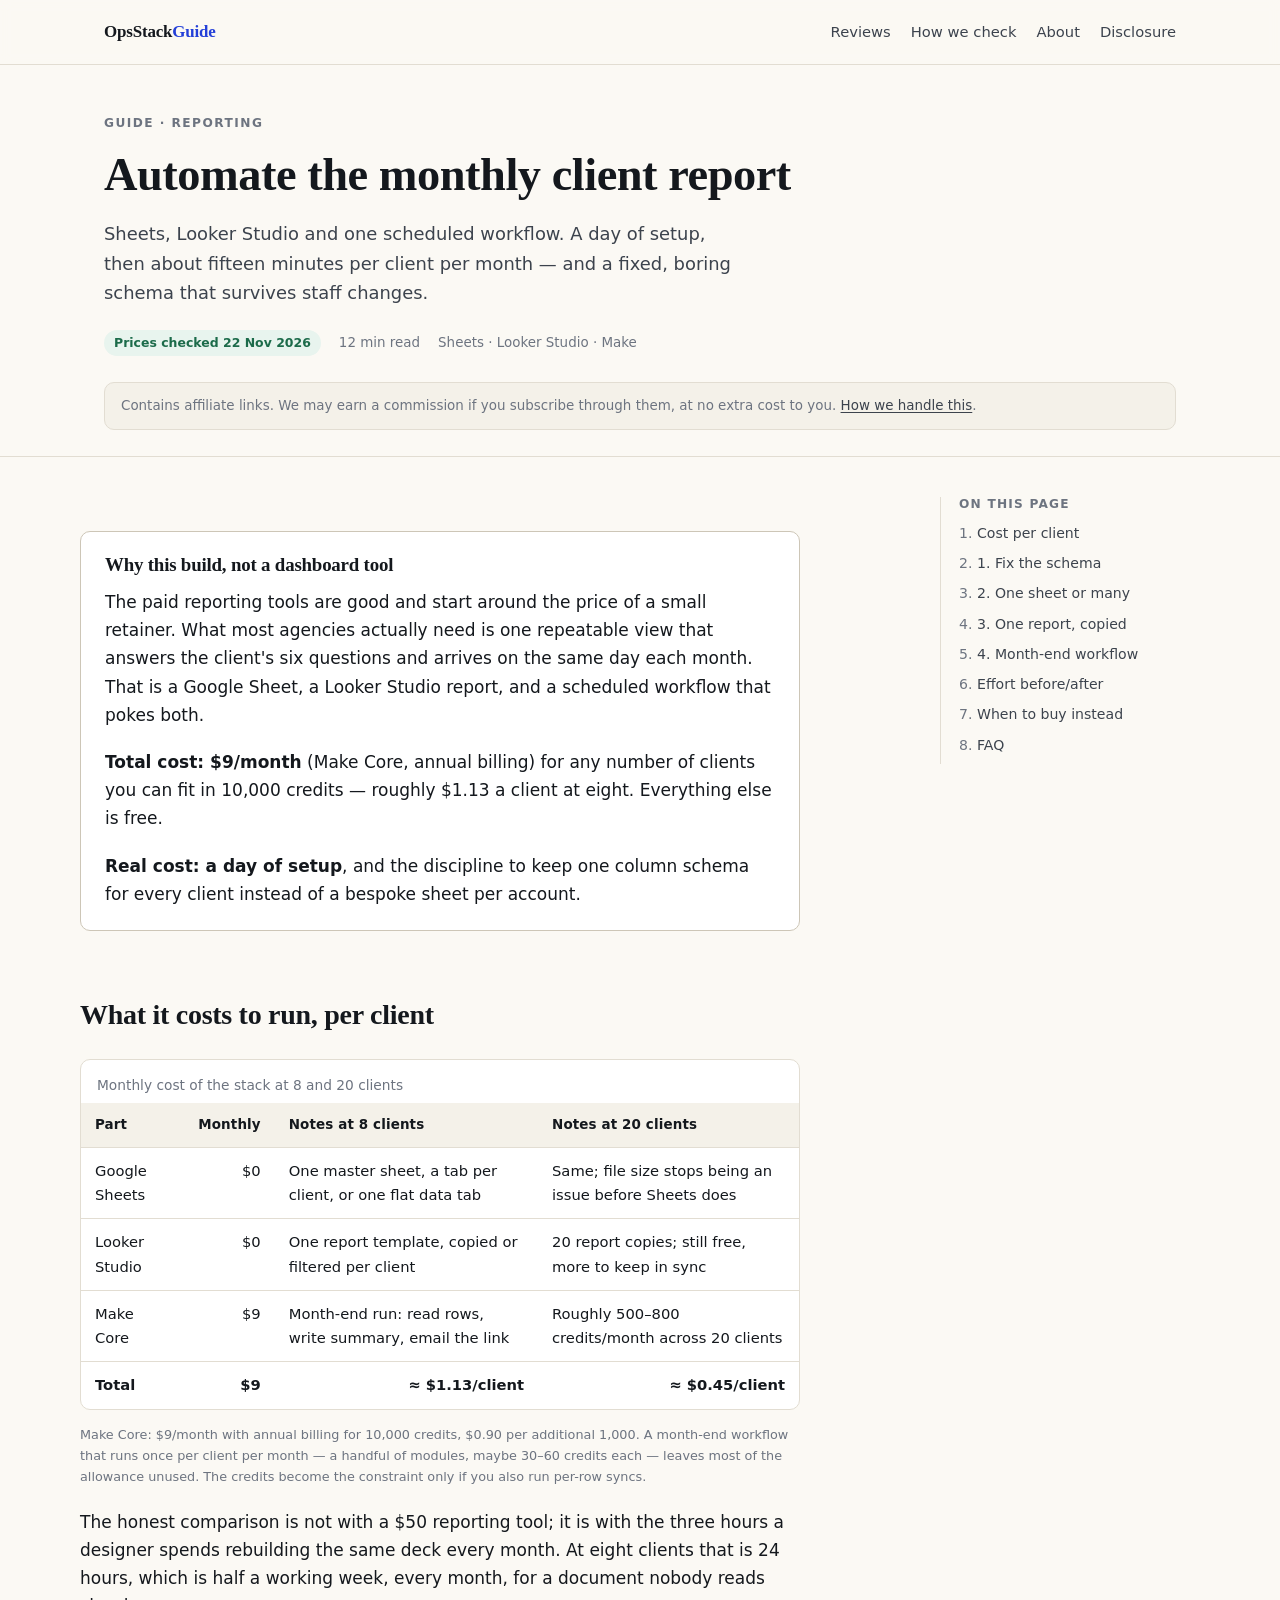
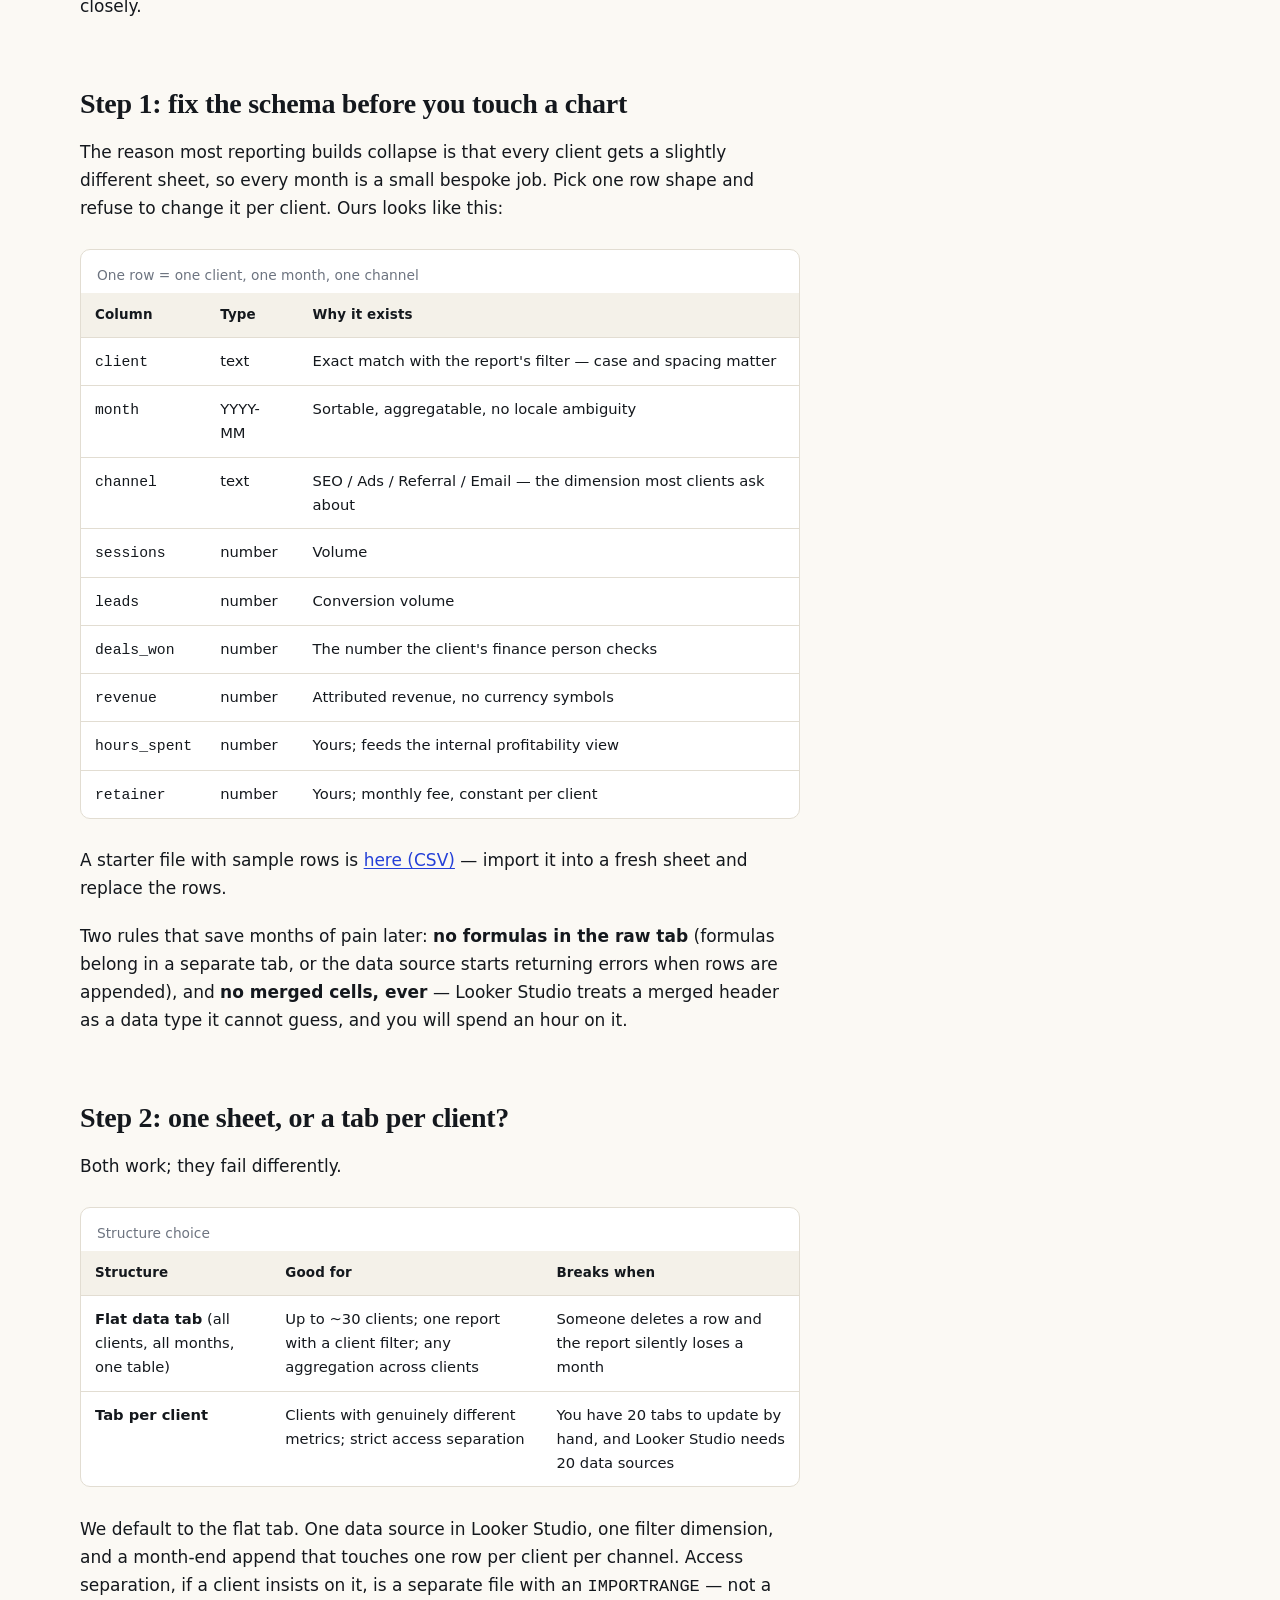
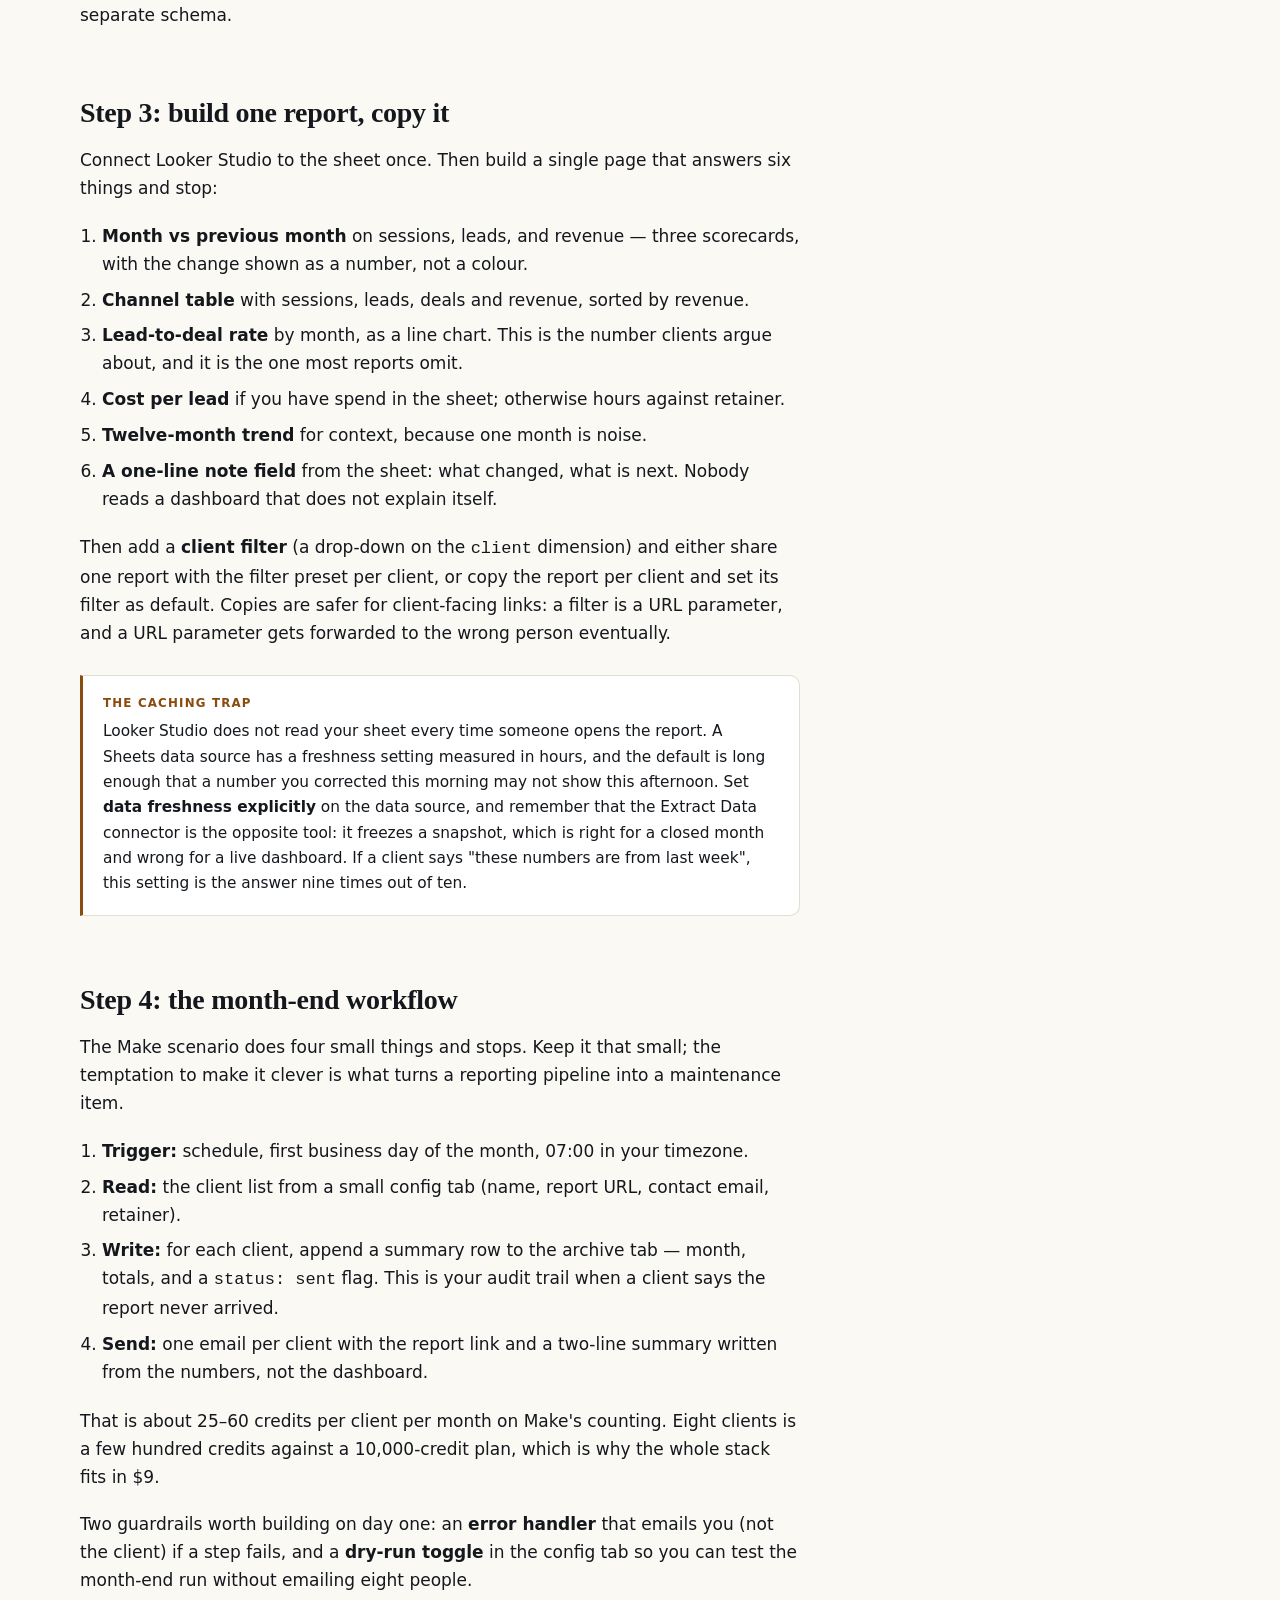
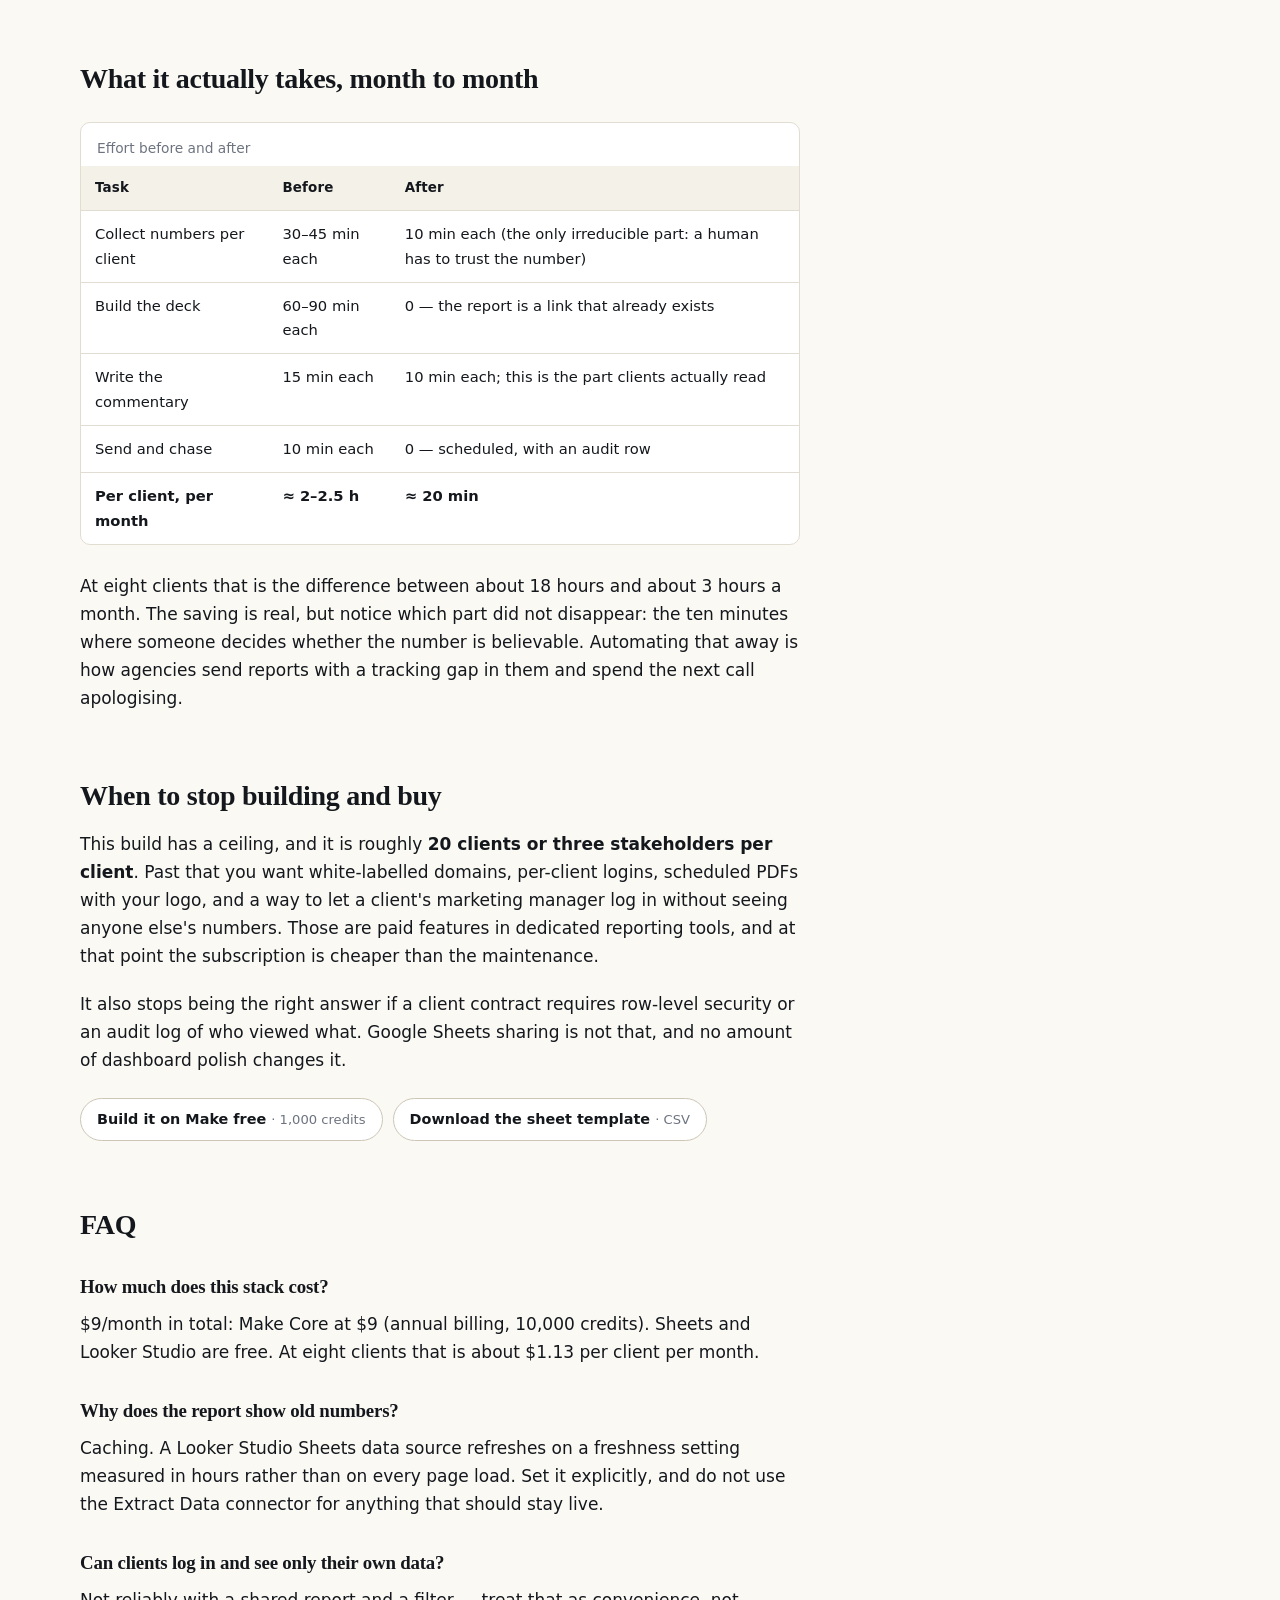
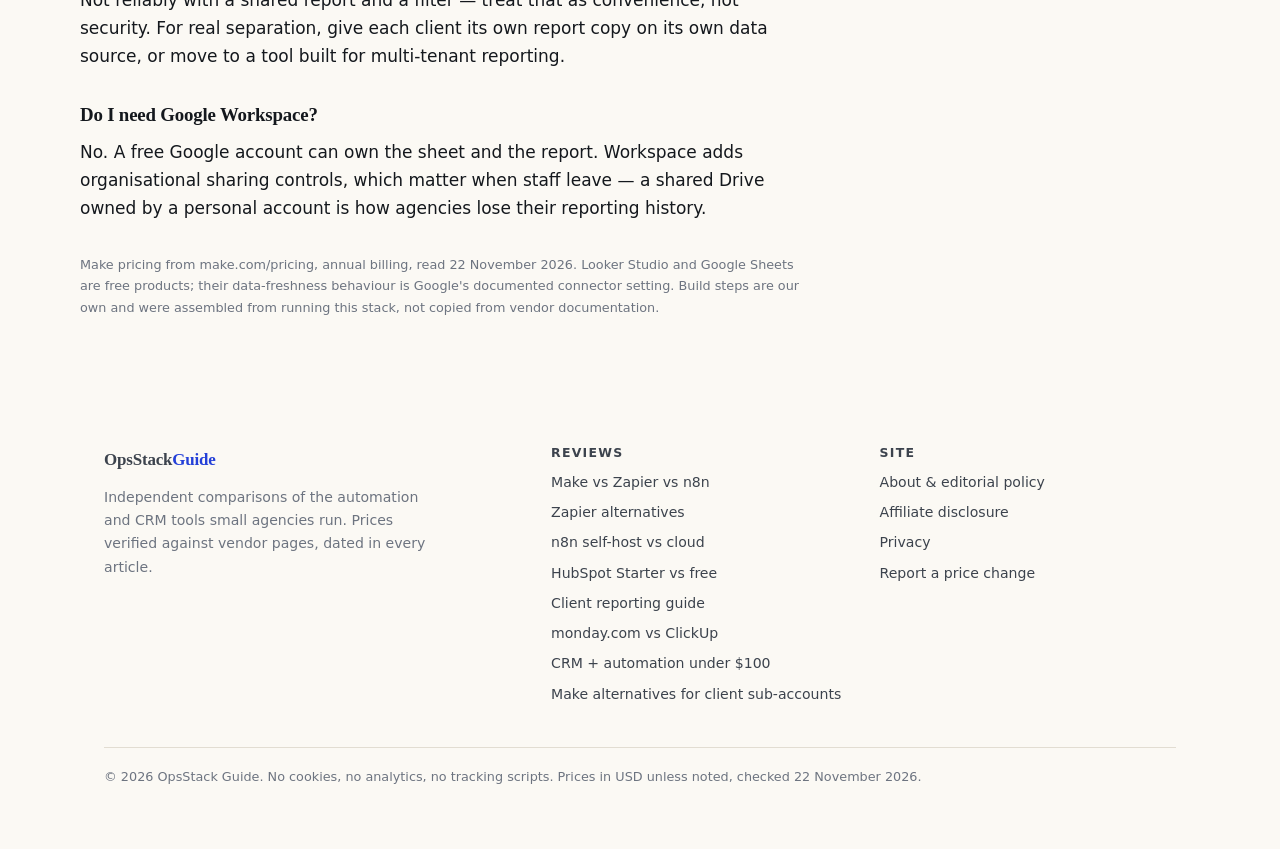
<file: client-reporting-automation.html>
<!doctype html>
<html lang="en">
<head>
<meta charset="utf-8">
<meta name="viewport" content="width=device-width, initial-scale=1">
<title>Automate the monthly client report: Sheets + Looker Studio + Make (2026 guide)</title>
<meta name="description" content="A copyable build for agencies: one data sheet, one dashboard template, one scheduled workflow. Costs $9/month for eight clients, takes a day to set up, and avoids the caching trap that shows clients last week's numbers.">
<link rel="canonical" href="https://whdgus1021-png.github.io/opsstack-guide/client-reporting-automation.html">
<meta property="og:type" content="article">
<meta property="og:title" content="Automate the monthly client report: Sheets + Looker Studio + Make">
<meta property="og:description" content="One schema, one dashboard, one scheduled workflow — and the free-tier caching trap that makes clients think the numbers are wrong.">
<meta property="og:url" content="https://whdgus1021-png.github.io/opsstack-guide/client-reporting-automation.html">
<link rel="stylesheet" href="styles.css">
<link rel="icon" href="data:image/svg+xml,<svg xmlns='http://www.w3.org/2000/svg' viewBox='0 0 100 100'><rect width='100' height='100' rx='18' fill='%2314181d'/><text x='50' y='70' font-size='58' font-family='Georgia,serif' fill='%23fbf9f4' text-anchor='middle'>O</text></svg>">
<script type="application/ld+json">
{
  "@context": "https://schema.org",
  "@graph": [
    {
      "@type": "Article",
      "@id": "https://whdgus1021-png.github.io/opsstack-guide/client-reporting-automation.html#article",
      "headline": "Automate the monthly client report with Sheets, Looker Studio and Make",
      "description": "A step-by-step build for a repeatable client reporting stack, with cost per client and the caching behaviour to design around.",
      "datePublished": "2026-11-22",
      "dateModified": "2026-11-22",
      "author": { "@type": "Organization", "name": "OpsStack Guide" },
      "publisher": { "@type": "Organization", "name": "OpsStack Guide" },
      "mainEntityOfPage": "https://whdgus1021-png.github.io/opsstack-guide/client-reporting-automation.html"
    },
    {
      "@type": "FAQPage",
      "mainEntity": [
        {
          "@type": "Question",
          "name": "How much does an automated client reporting stack cost?",
          "acceptedAnswer": {
            "@type": "Answer",
            "text": "Google Sheets and Looker Studio are free; the only subscription is Make Core at $9/month with annual billing for 10,000 credits. A month-end report workflow for eight clients consumes a few hundred credits, so the stack runs at about $9/month in total, roughly $1.13 per client."
          }
        },
        {
          "@type": "Question",
          "name": "Why does my Looker Studio report show old numbers?",
          "acceptedAnswer": {
            "@type": "Answer",
            "text": "Looker Studio caches the data behind a report rather than reading the source sheet on every page load. Google Sheets data sources use a freshness setting measured in hours, so a number you changed ten minutes ago may not appear yet. Set data freshness explicitly on the data source, and use the Extract Data connector only for snapshots you intend to freeze."
          }
        }
      ]
    }
  ]
}
</script>
</head>
<body>
<a class="skip" href="#main">Skip to content</a>

<header class="site-header">
  <div class="wrap">
    <a class="brand" href="./">OpsStack<span>Guide</span></a>
    <nav class="nav" aria-label="Main">
      <a href="index.html#reviews">Reviews</a>
      <a href="index.html#method">How we check</a>
      <a href="about.html">About</a>
      <a href="affiliate-disclosure.html">Disclosure</a>
    </nav>
  </div>
</header>

<main id="main">

  <div class="article-head">
    <div class="wrap">
      <p class="eyebrow">Guide · Reporting</p>
      <h1>Automate the monthly client report</h1>
      <p class="dek">Sheets, Looker Studio and one scheduled workflow. A day of setup, then about fifteen minutes per client per month — and a fixed, boring schema that survives staff changes.</p>
      <div class="article-meta">
        <span class="pill check">Prices checked 22 Nov 2026</span>
        <span>12 min read</span>
        <span>Sheets · Looker Studio · Make</span>
      </div>
      <p class="disclosure">Contains affiliate links. We may earn a commission if you subscribe through them, at no extra cost to you. <a href="affiliate-disclosure.html">How we handle this</a>.</p>
    </div>
  </div>

  <div class="wrap layout">
    <article>

      <div class="verdict">
        <h3 style="margin-top:0">Why this build, not a dashboard tool</h3>
        <p>The paid reporting tools are good and start around the price of a small retainer. What most agencies actually need is one repeatable view that answers the client's six questions and arrives on the same day each month. That is a Google Sheet, a Looker Studio report, and a scheduled workflow that pokes both.</p>
        <p><strong>Total cost: $9/month</strong> (Make Core, annual billing) for any number of clients you can fit in 10,000 credits — roughly $1.13 a client at eight. Everything else is free.</p>
        <p><strong>Real cost: a day of setup</strong>, and the discipline to keep one column schema for every client instead of a bespoke sheet per account.</p>
      </div>

      <h2 id="cost">What it costs to run, per client</h2>
      <div class="table-scroll">
        <table>
          <caption>Monthly cost of the stack at 8 and 20 clients</caption>
          <thead>
            <tr><th>Part</th><th class="num">Monthly</th><th>Notes at 8 clients</th><th>Notes at 20 clients</th></tr>
          </thead>
          <tbody>
            <tr><td>Google Sheets</td><td class="num">$0</td><td>One master sheet, a tab per client, or one flat data tab</td><td>Same; file size stops being an issue before Sheets does</td></tr>
            <tr><td>Looker Studio</td><td class="num">$0</td><td>One report template, copied or filtered per client</td><td>20 report copies; still free, more to keep in sync</td></tr>
            <tr><td>Make Core</td><td class="num">$9</td><td>Month-end run: read rows, write summary, email the link</td><td>Roughly 500–800 credits/month across 20 clients</td></tr>
            <tr><td><strong>Total</strong></td><td class="num"><strong>$9</strong></td><td class="num"><strong>≈ $1.13/client</strong></td><td class="num"><strong>≈ $0.45/client</strong></td></tr>
          </tbody>
        </table>
      </div>
      <p class="tnote">Make Core: $9/month with annual billing for 10,000 credits, $0.90 per additional 1,000. A month-end workflow that runs once per client per month — a handful of modules, maybe 30–60 credits each — leaves most of the allowance unused. The credits become the constraint only if you also run per-row syncs.</p>
      <p>The honest comparison is not with a $50 reporting tool; it is with the three hours a designer spends rebuilding the same deck every month. At eight clients that is 24 hours, which is half a working week, every month, for a document nobody reads closely.</p>

      <h2 id="schema">Step 1: fix the schema before you touch a chart</h2>
      <p>The reason most reporting builds collapse is that every client gets a slightly different sheet, so every month is a small bespoke job. Pick one row shape and refuse to change it per client. Ours looks like this:</p>
      <div class="table-scroll">
        <table>
          <caption>One row = one client, one month, one channel</caption>
          <thead>
            <tr><th>Column</th><th>Type</th><th>Why it exists</th></tr>
          </thead>
          <tbody>
            <tr><td><code>client</code></td><td>text</td><td>Exact match with the report's filter — case and spacing matter</td></tr>
            <tr><td><code>month</code></td><td>YYYY-MM</td><td>Sortable, aggregatable, no locale ambiguity</td></tr>
            <tr><td><code>channel</code></td><td>text</td><td>SEO / Ads / Referral / Email — the dimension most clients ask about</td></tr>
            <tr><td><code>sessions</code></td><td>number</td><td>Volume</td></tr>
            <tr><td><code>leads</code></td><td>number</td><td>Conversion volume</td></tr>
            <tr><td><code>deals_won</code></td><td>number</td><td>The number the client's finance person checks</td></tr>
            <tr><td><code>revenue</code></td><td>number</td><td>Attributed revenue, no currency symbols</td></tr>
            <tr><td><code>hours_spent</code></td><td>number</td><td>Yours; feeds the internal profitability view</td></tr>
            <tr><td><code>retainer</code></td><td>number</td><td>Yours; monthly fee, constant per client</td></tr>
          </tbody>
        </table>
      </div>
      <p>A starter file with sample rows is <a href="assets/client-report-template.csv" download>here (CSV)</a> — import it into a fresh sheet and replace the rows.</p>
      <p>Two rules that save months of pain later: <strong>no formulas in the raw tab</strong> (formulas belong in a separate tab, or the data source starts returning errors when rows are appended), and <strong>no merged cells, ever</strong> — Looker Studio treats a merged header as a data type it cannot guess, and you will spend an hour on it.</p>

      <h2 id="sheet">Step 2: one sheet, or a tab per client?</h2>
      <p>Both work; they fail differently.</p>
      <div class="table-scroll">
        <table>
          <caption>Structure choice</caption>
          <thead>
            <tr><th>Structure</th><th>Good for</th><th>Breaks when</th></tr>
          </thead>
          <tbody>
            <tr><td><strong>Flat data tab</strong> (all clients, all months, one table)</td><td>Up to ~30 clients; one report with a client filter; any aggregation across clients</td><td>Someone deletes a row and the report silently loses a month</td></tr>
            <tr><td><strong>Tab per client</strong></td><td>Clients with genuinely different metrics; strict access separation</td><td>You have 20 tabs to update by hand, and Looker Studio needs 20 data sources</td></tr>
          </tbody>
        </table>
      </div>
      <p>We default to the flat tab. One data source in Looker Studio, one filter dimension, and a month-end append that touches one row per client per channel. Access separation, if a client insists on it, is a separate file with an <code>IMPORTRANGE</code> — not a separate schema.</p>

      <h2 id="looker">Step 3: build one report, copy it</h2>
      <p>Connect Looker Studio to the sheet once. Then build a single page that answers six things and stop:</p>
      <ol>
        <li><strong>Month vs previous month</strong> on sessions, leads, and revenue — three scorecards, with the change shown as a number, not a colour.</li>
        <li><strong>Channel table</strong> with sessions, leads, deals and revenue, sorted by revenue.</li>
        <li><strong>Lead-to-deal rate</strong> by month, as a line chart. This is the number clients argue about, and it is the one most reports omit.</li>
        <li><strong>Cost per lead</strong> if you have spend in the sheet; otherwise hours against retainer.</li>
        <li><strong>Twelve-month trend</strong> for context, because one month is noise.</li>
        <li><strong>A one-line note field</strong> from the sheet: what changed, what is next. Nobody reads a dashboard that does not explain itself.</li>
      </ol>
      <p>Then add a <strong>client filter</strong> (a drop-down on the <code>client</code> dimension) and either share one report with the filter preset per client, or copy the report per client and set its filter as default. Copies are safer for client-facing links: a filter is a URL parameter, and a URL parameter gets forwarded to the wrong person eventually.</p>

      <div class="callout warn">
        <span class="label">The caching trap</span>
        <p>Looker Studio does not read your sheet every time someone opens the report. A Sheets data source has a freshness setting measured in hours, and the default is long enough that a number you corrected this morning may not show this afternoon. Set <strong>data freshness explicitly</strong> on the data source, and remember that the Extract Data connector is the opposite tool: it freezes a snapshot, which is right for a closed month and wrong for a live dashboard. If a client says "these numbers are from last week", this setting is the answer nine times out of ten.</p>
      </div>

      <h2 id="make">Step 4: the month-end workflow</h2>
      <p>The Make scenario does four small things and stops. Keep it that small; the temptation to make it clever is what turns a reporting pipeline into a maintenance item.</p>
      <ol>
        <li><strong>Trigger:</strong> schedule, first business day of the month, 07:00 in your timezone.</li>
        <li><strong>Read:</strong> the client list from a small config tab (name, report URL, contact email, retainer).</li>
        <li><strong>Write:</strong> for each client, append a summary row to the archive tab — month, totals, and a <code>status: sent</code> flag. This is your audit trail when a client says the report never arrived.</li>
        <li><strong>Send:</strong> one email per client with the report link and a two-line summary written from the numbers, not the dashboard.</li>
      </ol>
      <p>That is about 25–60 credits per client per month on Make's counting. Eight clients is a few hundred credits against a 10,000-credit plan, which is why the whole stack fits in $9.</p>
      <p>Two guardrails worth building on day one: an <strong>error handler</strong> that emails you (not the client) if a step fails, and a <strong>dry-run toggle</strong> in the config tab so you can test the month-end run without emailing eight people.</p>

      <h2 id="effort">What it actually takes, month to month</h2>
      <div class="table-scroll">
        <table>
          <caption>Effort before and after</caption>
          <thead>
            <tr><th>Task</th><th>Before</th><th>After</th></tr>
          </thead>
          <tbody>
            <tr><td>Collect numbers per client</td><td>30–45 min each</td><td>10 min each (the only irreducible part: a human has to trust the number)</td></tr>
            <tr><td>Build the deck</td><td>60–90 min each</td><td>0 — the report is a link that already exists</td></tr>
            <tr><td>Write the commentary</td><td>15 min each</td><td>10 min each; this is the part clients actually read</td></tr>
            <tr><td>Send and chase</td><td>10 min each</td><td>0 — scheduled, with an audit row</td></tr>
            <tr><td><strong>Per client, per month</strong></td><td><strong>≈ 2–2.5 h</strong></td><td><strong>≈ 20 min</strong></td></tr>
          </tbody>
        </table>
      </div>
      <p>At eight clients that is the difference between about 18 hours and about 3 hours a month. The saving is real, but notice which part did not disappear: the ten minutes where someone decides whether the number is believable. Automating that away is how agencies send reports with a tracking gap in them and spend the next call apologising.</p>

      <h2 id="when">When to stop building and buy</h2>
      <p>This build has a ceiling, and it is roughly <strong>20 clients or three stakeholders per client</strong>. Past that you want white-labelled domains, per-client logins, scheduled PDFs with your logo, and a way to let a client's marketing manager log in without seeing anyone else's numbers. Those are paid features in dedicated reporting tools, and at that point the subscription is cheaper than the maintenance.</p>
      <p>It also stops being the right answer if a client contract requires row-level security or an audit log of who viewed what. Google Sheets sharing is not that, and no amount of dashboard polish changes it.</p>

      <div class="cta-row">
        <a class="cta" href="https://www.make.com/en/register" rel="sponsored nofollow noopener" data-aff="make">Build it on Make free <span class="tag">· 1,000 credits</span></a>
        <a class="cta" href="assets/client-report-template.csv" download>Download the sheet template <span class="tag">· CSV</span></a>
      </div>

      <h2 id="faq">FAQ</h2>
      <h3>How much does this stack cost?</h3>
      <p>$9/month in total: Make Core at $9 (annual billing, 10,000 credits). Sheets and Looker Studio are free. At eight clients that is about $1.13 per client per month.</p>
      <h3>Why does the report show old numbers?</h3>
      <p>Caching. A Looker Studio Sheets data source refreshes on a freshness setting measured in hours rather than on every page load. Set it explicitly, and do not use the Extract Data connector for anything that should stay live.</p>
      <h3>Can clients log in and see only their own data?</h3>
      <p>Not reliably with a shared report and a filter — treat that as convenience, not security. For real separation, give each client its own report copy on its own data source, or move to a tool built for multi-tenant reporting.</p>
      <h3>Do I need Google Workspace?</h3>
      <p>No. A free Google account can own the sheet and the report. Workspace adds organisational sharing controls, which matter when staff leave — a shared Drive owned by a personal account is how agencies lose their reporting history.</p>

      <p class="tnote" style="margin-top:2.5em">Make pricing from make.com/pricing, annual billing, read 22 November 2026. Looker Studio and Google Sheets are free products; their data-freshness behaviour is Google's documented connector setting. Build steps are our own and were assembled from running this stack, not copied from vendor documentation.</p>

    </article>

    <aside class="toc" aria-label="On this page">
      <h2>On this page</h2>
      <ol>
        <li><a href="#cost">Cost per client</a></li>
        <li><a href="#schema">1. Fix the schema</a></li>
        <li><a href="#sheet">2. One sheet or many</a></li>
        <li><a href="#looker">3. One report, copied</a></li>
        <li><a href="#make">4. Month-end workflow</a></li>
        <li><a href="#effort">Effort before/after</a></li>
        <li><a href="#when">When to buy instead</a></li>
        <li><a href="#faq">FAQ</a></li>
      </ol>
    </aside>
  </div>

</main>

<footer class="site-footer">
  <div class="wrap">
    <div class="footer-grid">
      <div>
        <a class="brand" href="./">OpsStack<span>Guide</span></a>
        <p style="max-width:340px;margin-top:12px">Independent comparisons of the automation and CRM tools small agencies run. Prices verified against vendor pages, dated in every article.</p>
      </div>
      <div>
        <h2>Reviews</h2>
        <ul>
          <li><a href="make-vs-zapier-vs-n8n.html">Make vs Zapier vs n8n</a></li>
          <li><a href="zapier-alternatives-task-limits.html">Zapier alternatives</a></li>
          <li><a href="n8n-self-host-vs-cloud.html">n8n self-host vs cloud</a></li>
          <li><a href="hubspot-starter-vs-free-crm.html">HubSpot Starter vs free</a></li>
          <li><a href="client-reporting-automation.html">Client reporting guide</a></li>
          <li><a href="monday-vs-clickup-client-tracking.html">monday.com vs ClickUp</a></li>
          <li><a href="best-crm-automation-stack-under-100.html">CRM + automation under $100</a></li>
          <li><a href="make-alternatives-client-sub-accounts.html">Make alternatives for client sub-accounts</a></li>
        </ul>
      </div>
      <div>
        <h2>Site</h2>
        <ul>
          <li><a href="about.html">About &amp; editorial policy</a></li>
          <li><a href="affiliate-disclosure.html">Affiliate disclosure</a></li>
          <li><a href="privacy.html">Privacy</a></li>
          <li><a href="https://github.com/whdgus1021-png/opsstack-guide/issues">Report a price change</a></li>
        </ul>
      </div>
    </div>
    <p class="copyright">© 2026 OpsStack Guide. No cookies, no analytics, no tracking scripts. Prices in USD unless noted, checked 22 November 2026.</p>
  </div>
</footer>

</body>
</html>
</file>
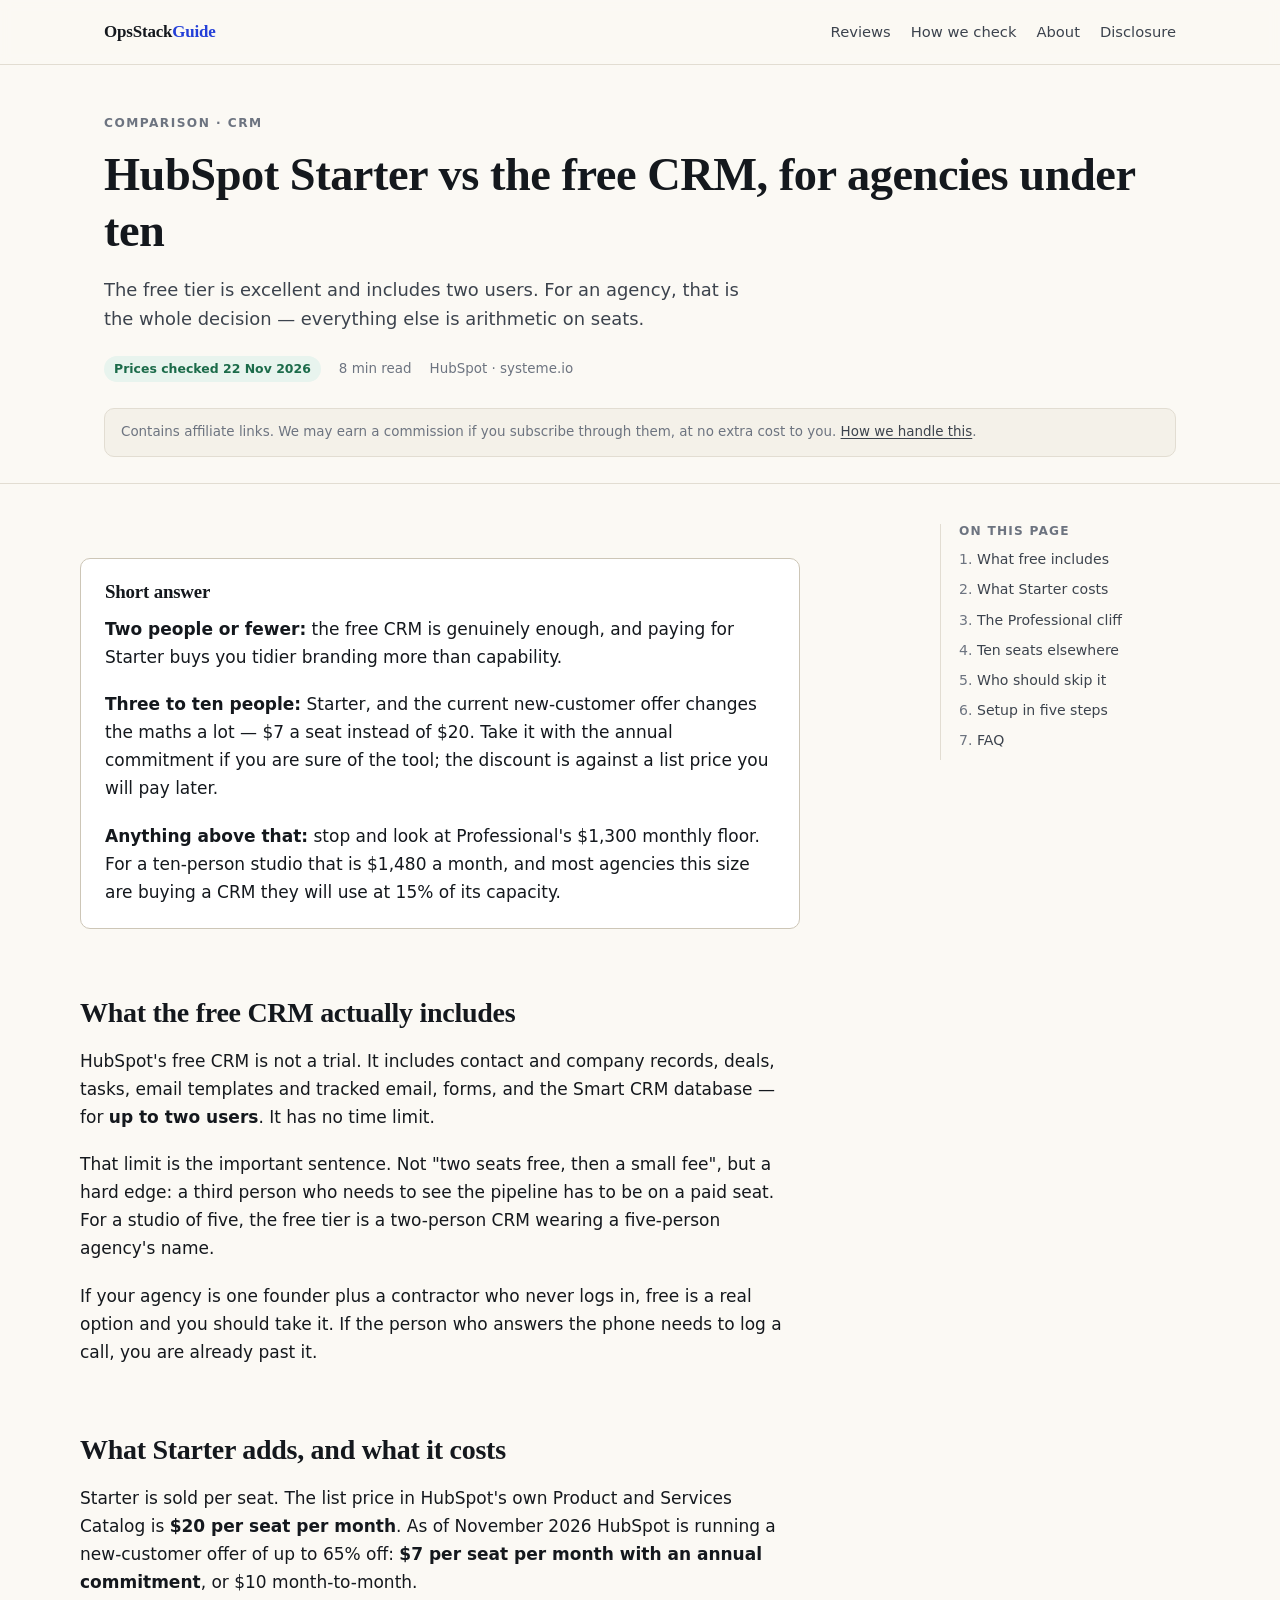
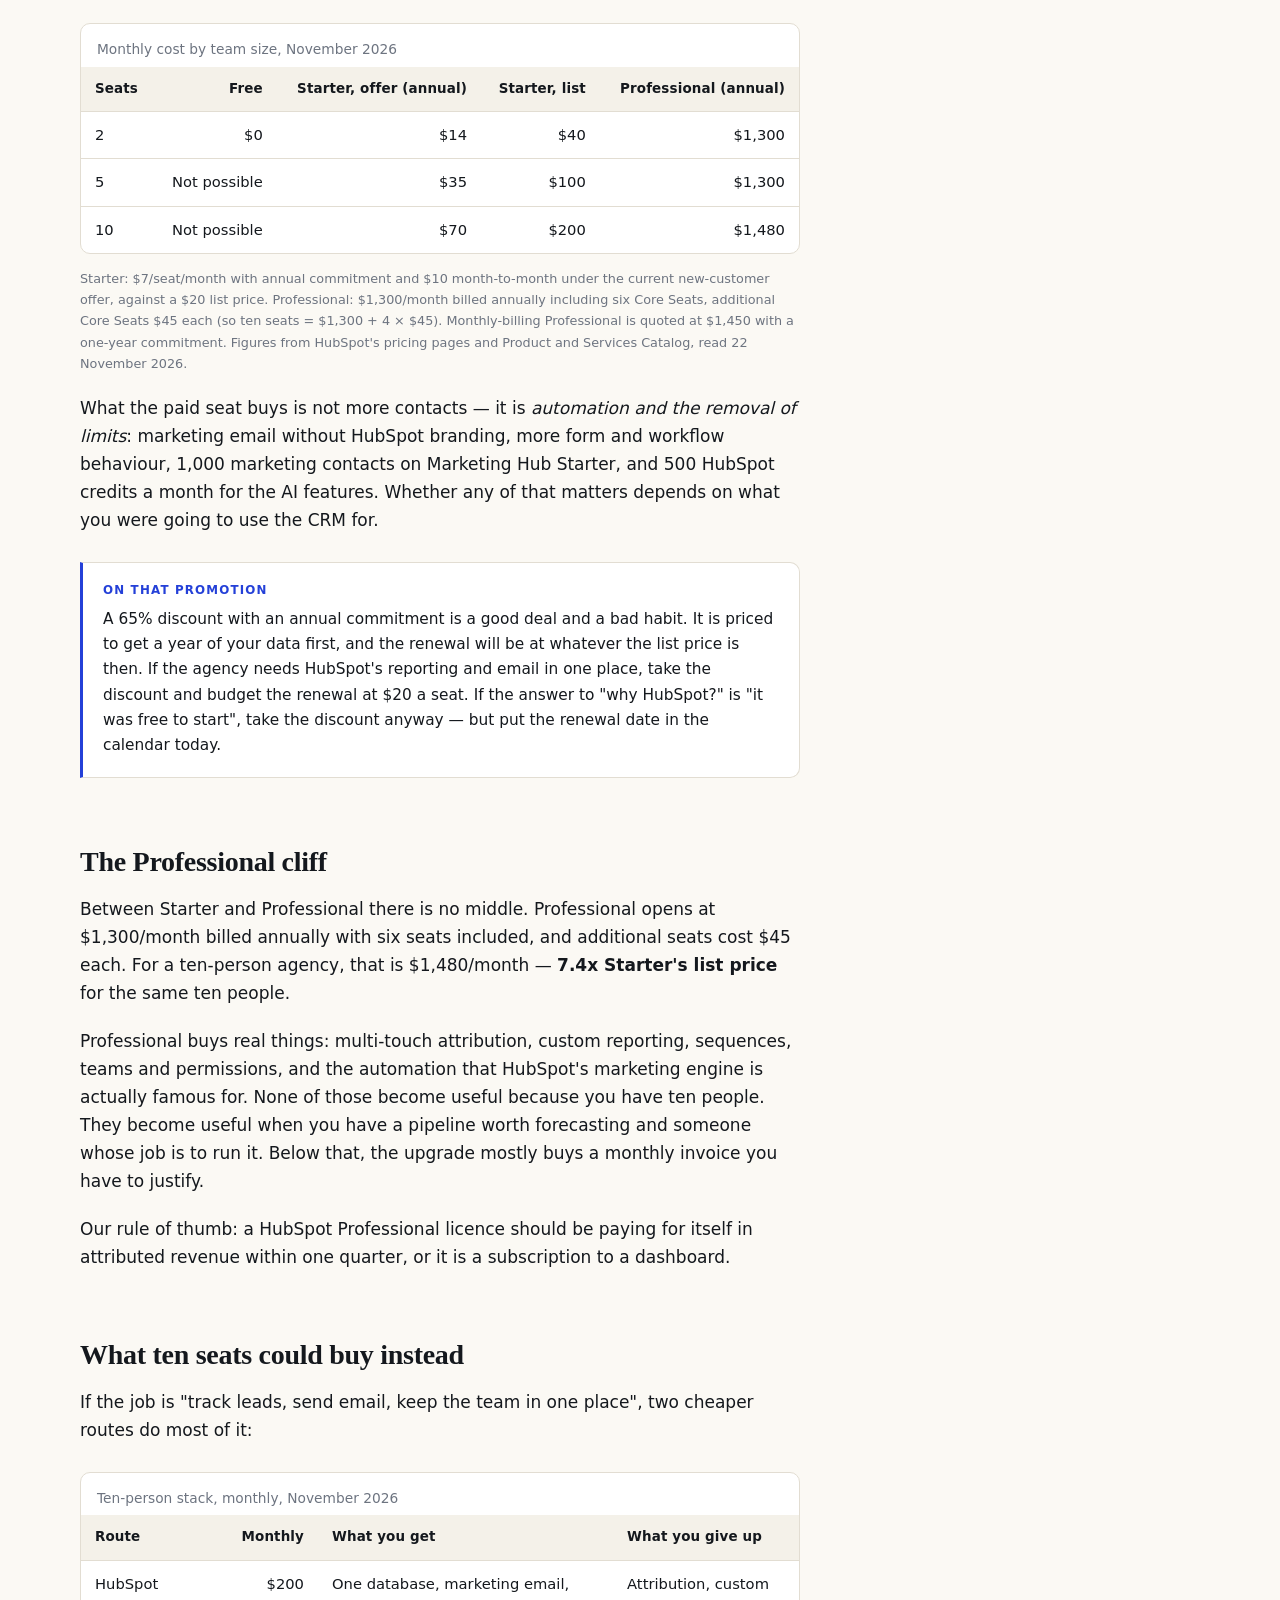
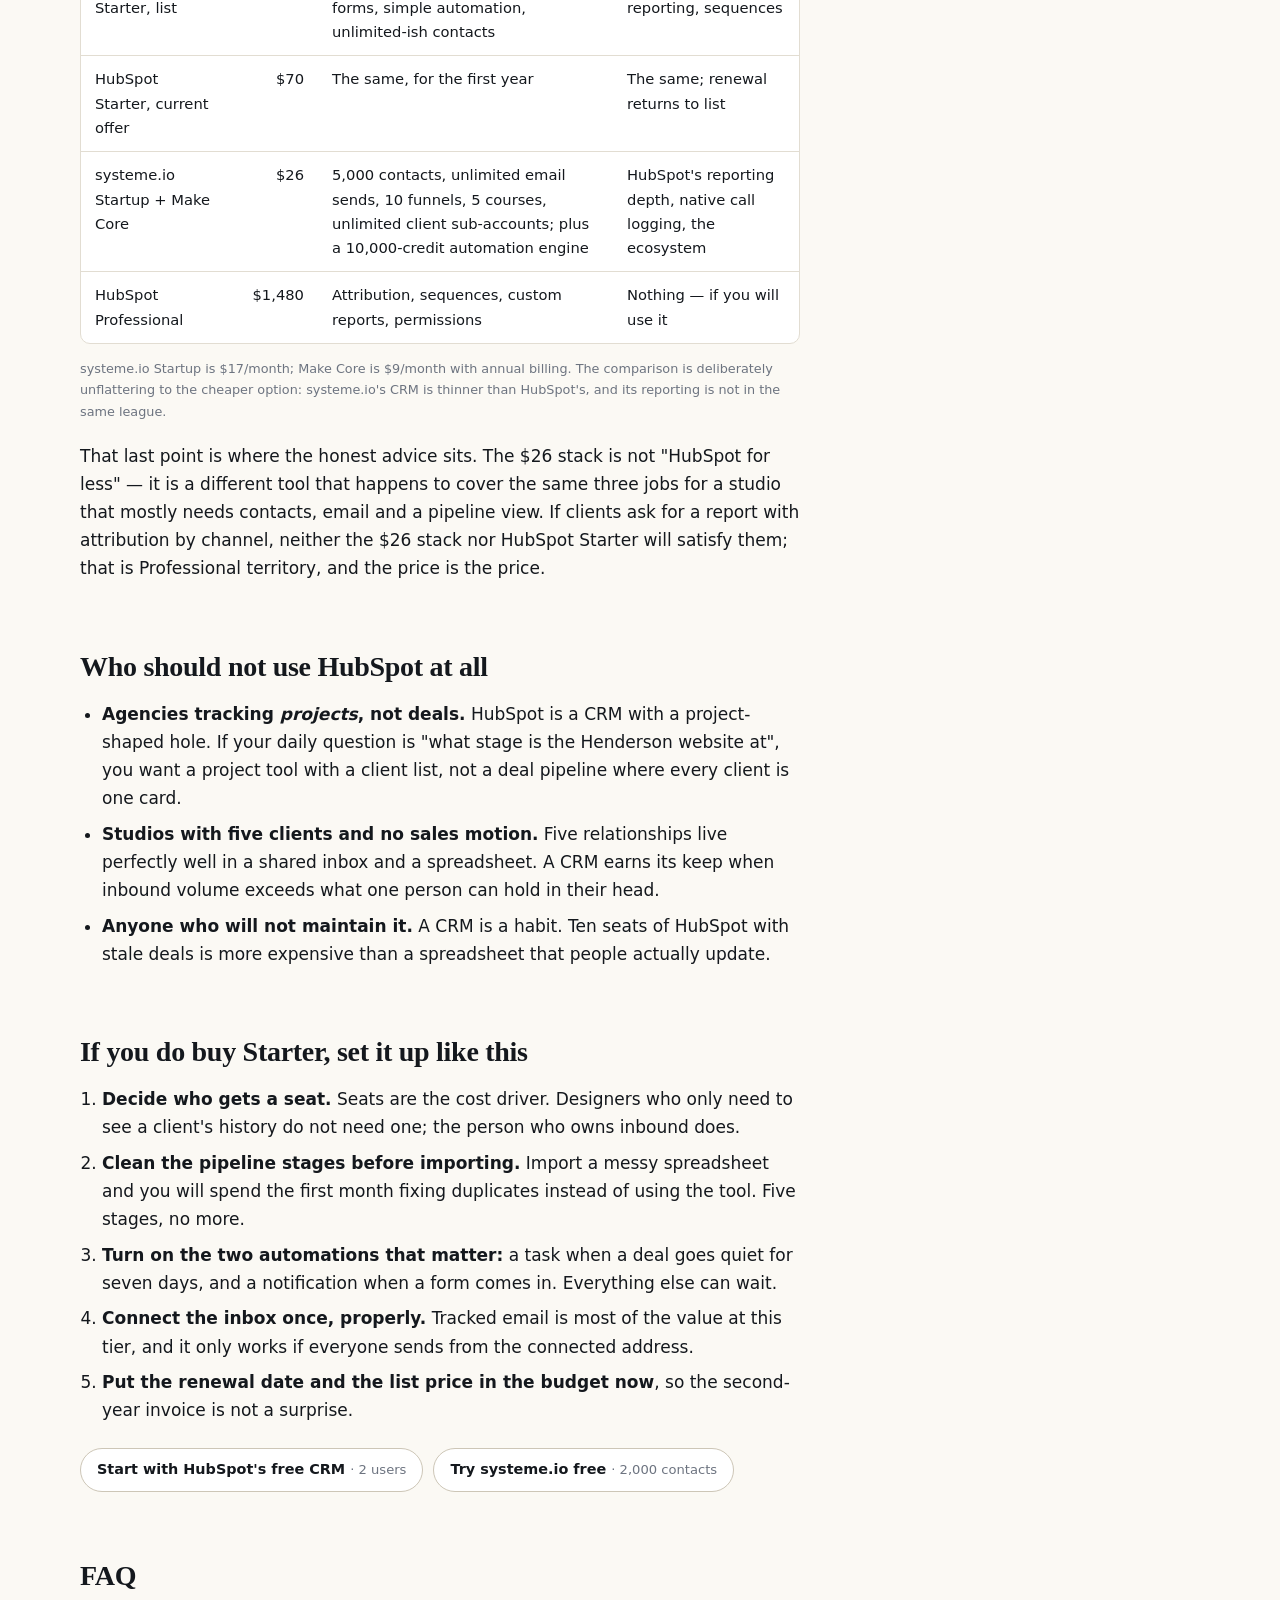
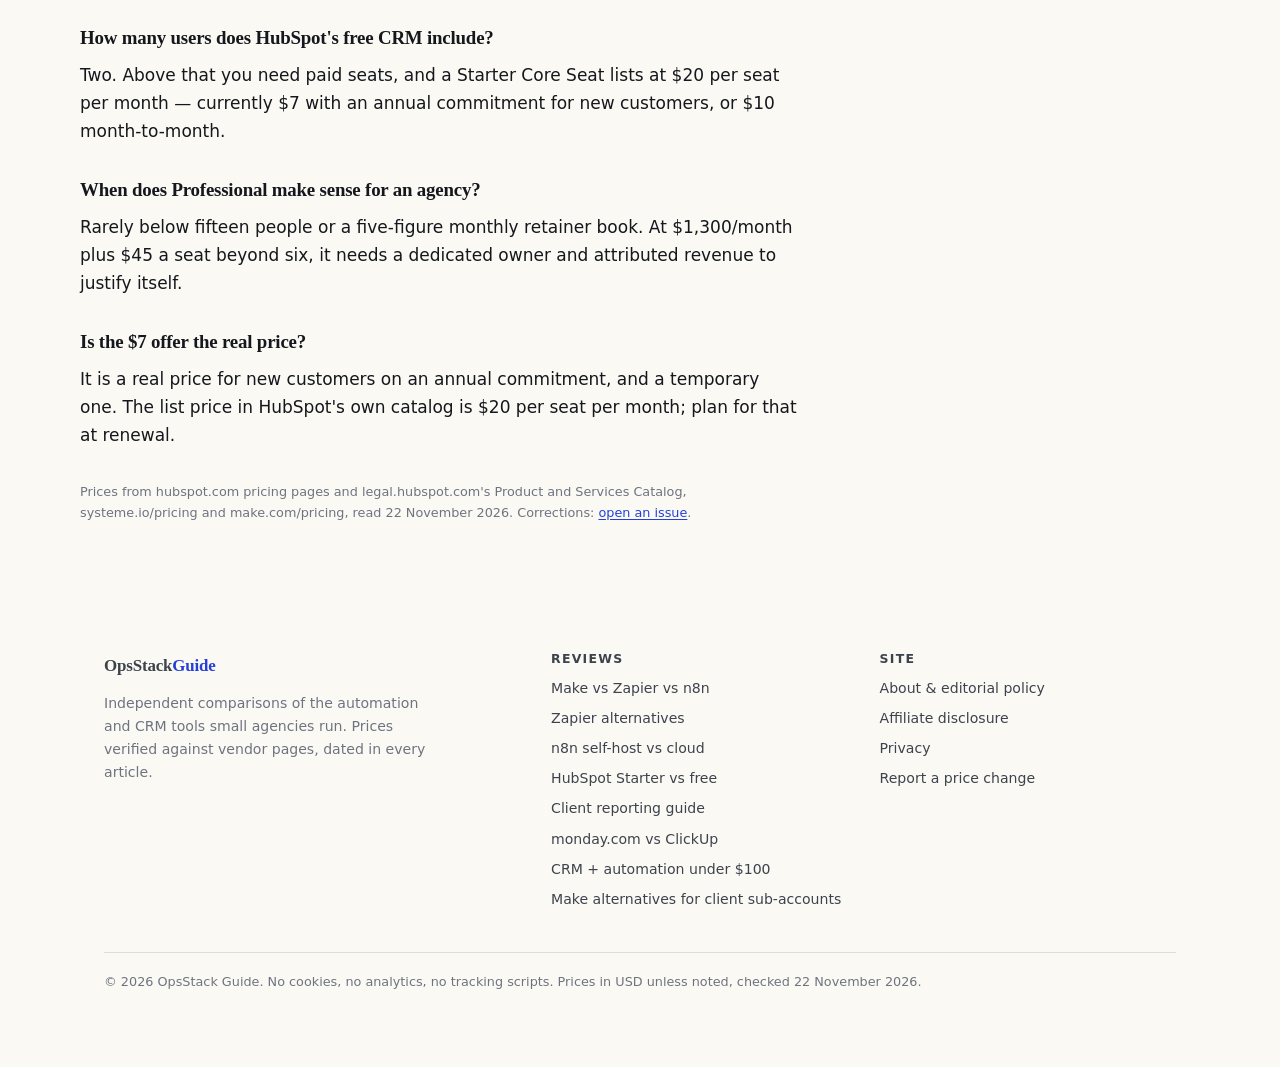
<file: hubspot-starter-vs-free-crm.html>
<!doctype html>
<html lang="en">
<head>
<meta charset="utf-8">
<meta name="viewport" content="width=device-width, initial-scale=1">
<title>HubSpot Starter vs free CRM for agencies under 10 people (2026)</title>
<meta name="description" content="HubSpot's free CRM stops at two users, which decides the question for most studios. What 2, 5 and 10 seats cost at list price and at the current new-customer offer, and where the $1,300 Professional cliff sits.">
<link rel="canonical" href="https://whdgus1021-png.github.io/opsstack-guide/hubspot-starter-vs-free-crm.html">
<meta property="og:type" content="article">
<meta property="og:title" content="HubSpot Starter vs the free CRM — for agencies under 10">
<meta property="og:description" content="Free is two users. Starter is $20 a seat at list, $7 on the current offer. Here is the arithmetic, and the cheaper route nobody mentions.">
<meta property="og:url" content="https://whdgus1021-png.github.io/opsstack-guide/hubspot-starter-vs-free-crm.html">
<link rel="stylesheet" href="styles.css">
<link rel="icon" href="data:image/svg+xml,<svg xmlns='http://www.w3.org/2000/svg' viewBox='0 0 100 100'><rect width='100' height='100' rx='18' fill='%2314181d'/><text x='50' y='70' font-size='58' font-family='Georgia,serif' fill='%23fbf9f4' text-anchor='middle'>O</text></svg>">
<script type="application/ld+json">
{
  "@context": "https://schema.org",
  "@graph": [
    {
      "@type": "Article",
      "@id": "https://whdgus1021-png.github.io/opsstack-guide/hubspot-starter-vs-free-crm.html#article",
      "headline": "HubSpot Starter vs the free CRM for agencies under 10 people",
      "description": "The free tier's two-user limit, per-seat pricing at 2, 5 and 10 seats, the Professional cliff, and cheaper alternatives that hold up.",
      "datePublished": "2026-11-22",
      "dateModified": "2026-11-22",
      "author": { "@type": "Organization", "name": "OpsStack Guide" },
      "publisher": { "@type": "Organization", "name": "OpsStack Guide" },
      "mainEntityOfPage": "https://whdgus1021-png.github.io/opsstack-guide/hubspot-starter-vs-free-crm.html"
    },
    {
      "@type": "FAQPage",
      "mainEntity": [
        {
          "@type": "Question",
          "name": "How many users does HubSpot's free CRM include?",
          "acceptedAnswer": {
            "@type": "Answer",
            "text": "Two. Everything above that needs paid seats, and a Starter Core Seat lists at $20 per seat per month, currently offered to new customers at $7 per seat per month with an annual commitment, or $10 month-to-month."
          }
        },
        {
          "@type": "Question",
          "name": "When does HubSpot Professional make sense for an agency?",
          "acceptedAnswer": {
            "@type": "Answer",
            "text": "Rarely below fifteen people or five figures of monthly retainer work. Professional starts at $1,300 per month billed annually and includes six seats, with additional Core Seats from $45 each — roughly $1,480 per month for a ten-person team, against $200 at Starter list price."
          }
        }
      ]
    }
  ]
}
</script>
</head>
<body>
<a class="skip" href="#main">Skip to content</a>

<header class="site-header">
  <div class="wrap">
    <a class="brand" href="./">OpsStack<span>Guide</span></a>
    <nav class="nav" aria-label="Main">
      <a href="index.html#reviews">Reviews</a>
      <a href="index.html#method">How we check</a>
      <a href="about.html">About</a>
      <a href="affiliate-disclosure.html">Disclosure</a>
    </nav>
  </div>
</header>

<main id="main">

  <div class="article-head">
    <div class="wrap">
      <p class="eyebrow">Comparison · CRM</p>
      <h1>HubSpot Starter vs the free CRM, for agencies under ten</h1>
      <p class="dek">The free tier is excellent and includes two users. For an agency, that is the whole decision — everything else is arithmetic on seats.</p>
      <div class="article-meta">
        <span class="pill check">Prices checked 22 Nov 2026</span>
        <span>8 min read</span>
        <span>HubSpot · systeme.io</span>
      </div>
      <p class="disclosure">Contains affiliate links. We may earn a commission if you subscribe through them, at no extra cost to you. <a href="affiliate-disclosure.html">How we handle this</a>.</p>
    </div>
  </div>

  <div class="wrap layout">
    <article>

      <div class="verdict">
        <h3 style="margin-top:0">Short answer</h3>
        <p><strong>Two people or fewer:</strong> the free CRM is genuinely enough, and paying for Starter buys you tidier branding more than capability.</p>
        <p><strong>Three to ten people:</strong> Starter, and the current new-customer offer changes the maths a lot — $7 a seat instead of $20. Take it with the annual commitment if you are sure of the tool; the discount is against a list price you will pay later.</p>
        <p><strong>Anything above that:</strong> stop and look at Professional's $1,300 monthly floor. For a ten-person studio that is $1,480 a month, and most agencies this size are buying a CRM they will use at 15% of its capacity.</p>
      </div>

      <h2 id="free">What the free CRM actually includes</h2>
      <p>HubSpot's free CRM is not a trial. It includes contact and company records, deals, tasks, email templates and tracked email, forms, and the Smart CRM database — for <strong>up to two users</strong>. It has no time limit.</p>
      <p>That limit is the important sentence. Not "two seats free, then a small fee", but a hard edge: a third person who needs to see the pipeline has to be on a paid seat. For a studio of five, the free tier is a two-person CRM wearing a five-person agency's name.</p>
      <p>If your agency is one founder plus a contractor who never logs in, free is a real option and you should take it. If the person who answers the phone needs to log a call, you are already past it.</p>

      <h2 id="starter">What Starter adds, and what it costs</h2>
      <p>Starter is sold per seat. The list price in HubSpot's own Product and Services Catalog is <strong>$20 per seat per month</strong>. As of November 2026 HubSpot is running a new-customer offer of up to 65% off: <strong>$7 per seat per month with an annual commitment</strong>, or $10 month-to-month.</p>
      <div class="table-scroll">
        <table>
          <caption>Monthly cost by team size, November 2026</caption>
          <thead>
            <tr><th>Seats</th><th class="num">Free</th><th class="num">Starter, offer (annual)</th><th class="num">Starter, list</th><th class="num">Professional (annual)</th></tr>
          </thead>
          <tbody>
            <tr><td>2</td><td class="num">$0</td><td class="num">$14</td><td class="num">$40</td><td class="num">$1,300</td></tr>
            <tr><td>5</td><td class="num">Not possible</td><td class="num">$35</td><td class="num">$100</td><td class="num">$1,300</td></tr>
            <tr><td>10</td><td class="num">Not possible</td><td class="num">$70</td><td class="num">$200</td><td class="num">$1,480</td></tr>
          </tbody>
        </table>
      </div>
      <p class="tnote">Starter: $7/seat/month with annual commitment and $10 month-to-month under the current new-customer offer, against a $20 list price. Professional: $1,300/month billed annually including six Core Seats, additional Core Seats $45 each (so ten seats = $1,300 + 4 × $45). Monthly-billing Professional is quoted at $1,450 with a one-year commitment. Figures from HubSpot's pricing pages and Product and Services Catalog, read 22 November 2026.</p>
      <p>What the paid seat buys is not more contacts — it is <em>automation and the removal of limits</em>: marketing email without HubSpot branding, more form and workflow behaviour, 1,000 marketing contacts on Marketing Hub Starter, and 500 HubSpot credits a month for the AI features. Whether any of that matters depends on what you were going to use the CRM for.</p>

      <div class="callout">
        <span class="label">On that promotion</span>
        <p>A 65% discount with an annual commitment is a good deal and a bad habit. It is priced to get a year of your data first, and the renewal will be at whatever the list price is then. If the agency needs HubSpot's reporting and email in one place, take the discount and budget the renewal at $20 a seat. If the answer to "why HubSpot?" is "it was free to start", take the discount anyway — but put the renewal date in the calendar today.</p>
      </div>

      <h2 id="cliff">The Professional cliff</h2>
      <p>Between Starter and Professional there is no middle. Professional opens at $1,300/month billed annually with six seats included, and additional seats cost $45 each. For a ten-person agency, that is $1,480/month — <strong>7.4x Starter's list price</strong> for the same ten people.</p>
      <p>Professional buys real things: multi-touch attribution, custom reporting, sequences, teams and permissions, and the automation that HubSpot's marketing engine is actually famous for. None of those become useful because you have ten people. They become useful when you have a pipeline worth forecasting and someone whose job is to run it. Below that, the upgrade mostly buys a monthly invoice you have to justify.</p>
      <p>Our rule of thumb: a HubSpot Professional licence should be paying for itself in attributed revenue within one quarter, or it is a subscription to a dashboard.</p>

      <h2 id="alternatives">What ten seats could buy instead</h2>
      <p>If the job is "track leads, send email, keep the team in one place", two cheaper routes do most of it:</p>
      <div class="table-scroll">
        <table>
          <caption>Ten-person stack, monthly, November 2026</caption>
          <thead>
            <tr><th>Route</th><th class="num">Monthly</th><th>What you get</th><th>What you give up</th></tr>
          </thead>
          <tbody>
            <tr><td>HubSpot Starter, list</td><td class="num">$200</td><td>One database, marketing email, forms, simple automation, unlimited-ish contacts</td><td>Attribution, custom reporting, sequences</td></tr>
            <tr><td>HubSpot Starter, current offer</td><td class="num">$70</td><td>The same, for the first year</td><td>The same; renewal returns to list</td></tr>
            <tr><td>systeme.io Startup + Make Core</td><td class="num">$26</td><td>5,000 contacts, unlimited email sends, 10 funnels, 5 courses, unlimited client sub-accounts; plus a 10,000-credit automation engine</td><td>HubSpot's reporting depth, native call logging, the ecosystem</td></tr>
            <tr><td>HubSpot Professional</td><td class="num">$1,480</td><td>Attribution, sequences, custom reports, permissions</td><td>Nothing — if you will use it</td></tr>
          </tbody>
        </table>
      </div>
      <p class="tnote">systeme.io Startup is $17/month; Make Core is $9/month with annual billing. The comparison is deliberately unflattering to the cheaper option: systeme.io's CRM is thinner than HubSpot's, and its reporting is not in the same league.</p>
      <p>That last point is where the honest advice sits. The $26 stack is not "HubSpot for less" — it is a different tool that happens to cover the same three jobs for a studio that mostly needs contacts, email and a pipeline view. If clients ask for a report with attribution by channel, neither the $26 stack nor HubSpot Starter will satisfy them; that is Professional territory, and the price is the price.</p>

      <h2 id="notfor">Who should not use HubSpot at all</h2>
      <ul>
        <li><strong>Agencies tracking <em>projects</em>, not deals.</strong> HubSpot is a CRM with a project-shaped hole. If your daily question is "what stage is the Henderson website at", you want a project tool with a client list, not a deal pipeline where every client is one card.</li>
        <li><strong>Studios with five clients and no sales motion.</strong> Five relationships live perfectly well in a shared inbox and a spreadsheet. A CRM earns its keep when inbound volume exceeds what one person can hold in their head.</li>
        <li><strong>Anyone who will not maintain it.</strong> A CRM is a habit. Ten seats of HubSpot with stale deals is more expensive than a spreadsheet that people actually update.</li>
      </ul>

      <h2 id="setup">If you do buy Starter, set it up like this</h2>
      <ol>
        <li><strong>Decide who gets a seat.</strong> Seats are the cost driver. Designers who only need to see a client's history do not need one; the person who owns inbound does.</li>
        <li><strong>Clean the pipeline stages before importing.</strong> Import a messy spreadsheet and you will spend the first month fixing duplicates instead of using the tool. Five stages, no more.</li>
        <li><strong>Turn on the two automations that matter:</strong> a task when a deal goes quiet for seven days, and a notification when a form comes in. Everything else can wait.</li>
        <li><strong>Connect the inbox once, properly.</strong> Tracked email is most of the value at this tier, and it only works if everyone sends from the connected address.</li>
        <li><strong>Put the renewal date and the list price in the budget now</strong>, so the second-year invoice is not a surprise.</li>
      </ol>

      <div class="cta-row">
        <a class="cta" href="https://www.hubspot.com/products/crm" rel="sponsored nofollow noopener" data-aff="hubspot">Start with HubSpot's free CRM <span class="tag">· 2 users</span></a>
        <a class="cta" href="https://systeme.io/" rel="sponsored nofollow noopener" data-aff="systeme">Try systeme.io free <span class="tag">· 2,000 contacts</span></a>
      </div>

      <h2 id="faq">FAQ</h2>
      <h3>How many users does HubSpot's free CRM include?</h3>
      <p>Two. Above that you need paid seats, and a Starter Core Seat lists at $20 per seat per month — currently $7 with an annual commitment for new customers, or $10 month-to-month.</p>
      <h3>When does Professional make sense for an agency?</h3>
      <p>Rarely below fifteen people or a five-figure monthly retainer book. At $1,300/month plus $45 a seat beyond six, it needs a dedicated owner and attributed revenue to justify itself.</p>
      <h3>Is the $7 offer the real price?</h3>
      <p>It is a real price for new customers on an annual commitment, and a temporary one. The list price in HubSpot's own catalog is $20 per seat per month; plan for that at renewal.</p>

      <p class="tnote" style="margin-top:2.5em">Prices from hubspot.com pricing pages and legal.hubspot.com's Product and Services Catalog, systeme.io/pricing and make.com/pricing, read 22 November 2026. Corrections: <a href="https://github.com/whdgus1021-png/opsstack-guide/issues">open an issue</a>.</p>

    </article>

    <aside class="toc" aria-label="On this page">
      <h2>On this page</h2>
      <ol>
        <li><a href="#free">What free includes</a></li>
        <li><a href="#starter">What Starter costs</a></li>
        <li><a href="#cliff">The Professional cliff</a></li>
        <li><a href="#alternatives">Ten seats elsewhere</a></li>
        <li><a href="#notfor">Who should skip it</a></li>
        <li><a href="#setup">Setup in five steps</a></li>
        <li><a href="#faq">FAQ</a></li>
      </ol>
    </aside>
  </div>

</main>

<footer class="site-footer">
  <div class="wrap">
    <div class="footer-grid">
      <div>
        <a class="brand" href="./">OpsStack<span>Guide</span></a>
        <p style="max-width:340px;margin-top:12px">Independent comparisons of the automation and CRM tools small agencies run. Prices verified against vendor pages, dated in every article.</p>
      </div>
      <div>
        <h2>Reviews</h2>
        <ul>
          <li><a href="make-vs-zapier-vs-n8n.html">Make vs Zapier vs n8n</a></li>
          <li><a href="zapier-alternatives-task-limits.html">Zapier alternatives</a></li>
          <li><a href="n8n-self-host-vs-cloud.html">n8n self-host vs cloud</a></li>
          <li><a href="hubspot-starter-vs-free-crm.html">HubSpot Starter vs free</a></li>
          <li><a href="client-reporting-automation.html">Client reporting guide</a></li>
          <li><a href="monday-vs-clickup-client-tracking.html">monday.com vs ClickUp</a></li>
          <li><a href="best-crm-automation-stack-under-100.html">CRM + automation under $100</a></li>
          <li><a href="make-alternatives-client-sub-accounts.html">Make alternatives for client sub-accounts</a></li>
        </ul>
      </div>
      <div>
        <h2>Site</h2>
        <ul>
          <li><a href="about.html">About &amp; editorial policy</a></li>
          <li><a href="affiliate-disclosure.html">Affiliate disclosure</a></li>
          <li><a href="privacy.html">Privacy</a></li>
          <li><a href="https://github.com/whdgus1021-png/opsstack-guide/issues">Report a price change</a></li>
        </ul>
      </div>
    </div>
    <p class="copyright">© 2026 OpsStack Guide. No cookies, no analytics, no tracking scripts. Prices in USD unless noted, checked 22 November 2026.</p>
  </div>
</footer>

</body>
</html>
</file>
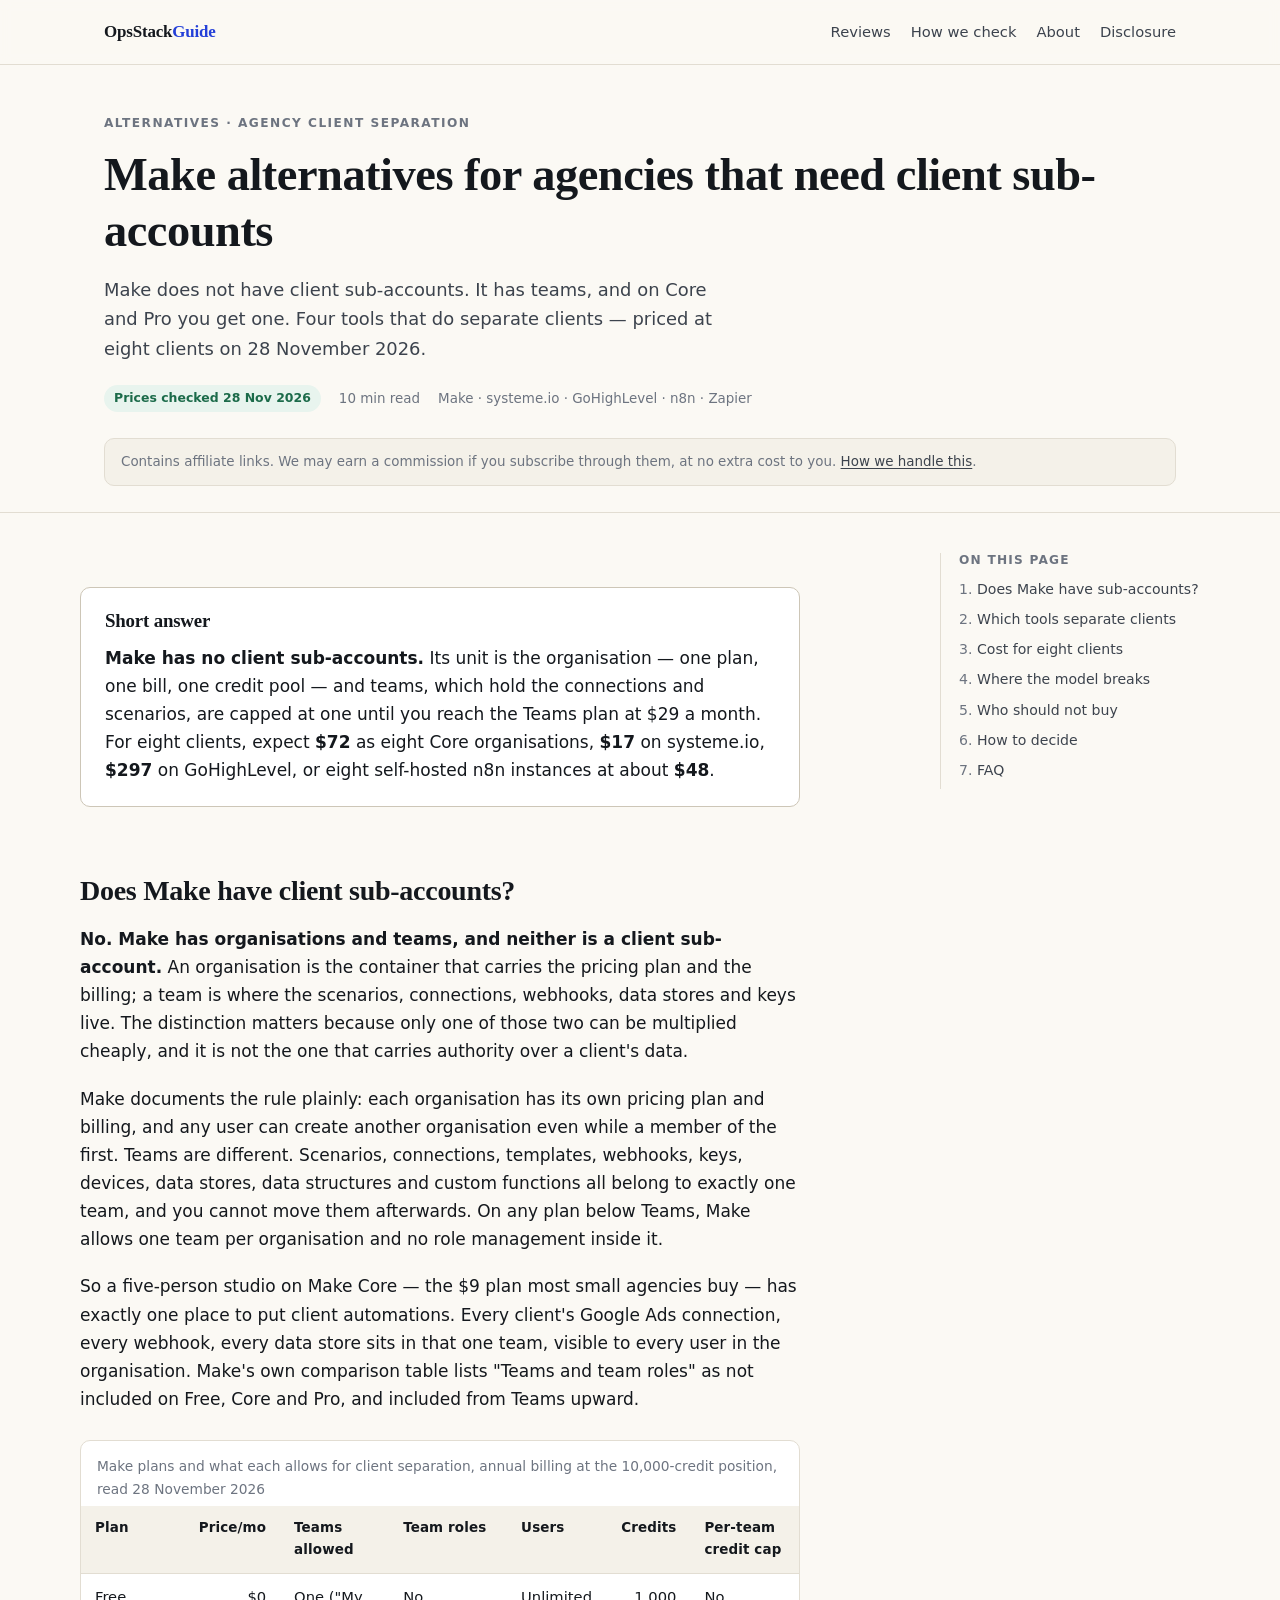
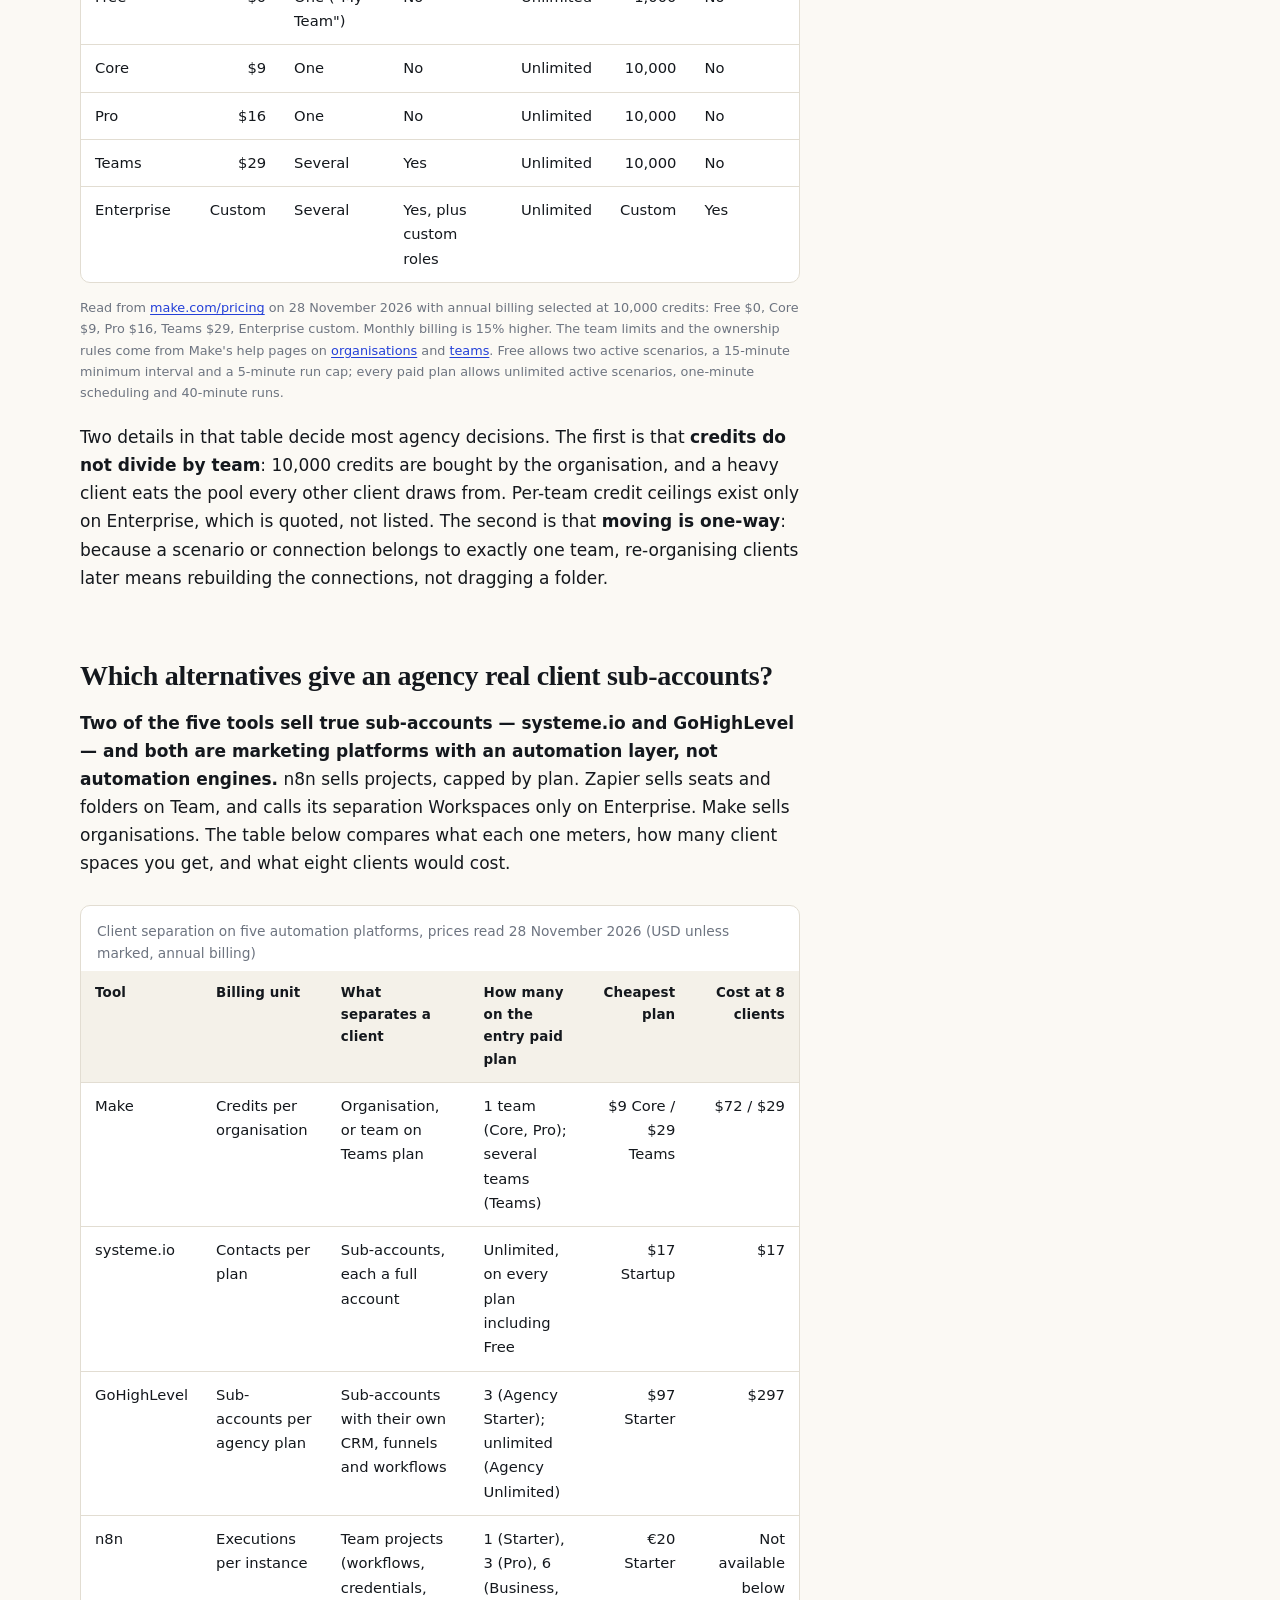
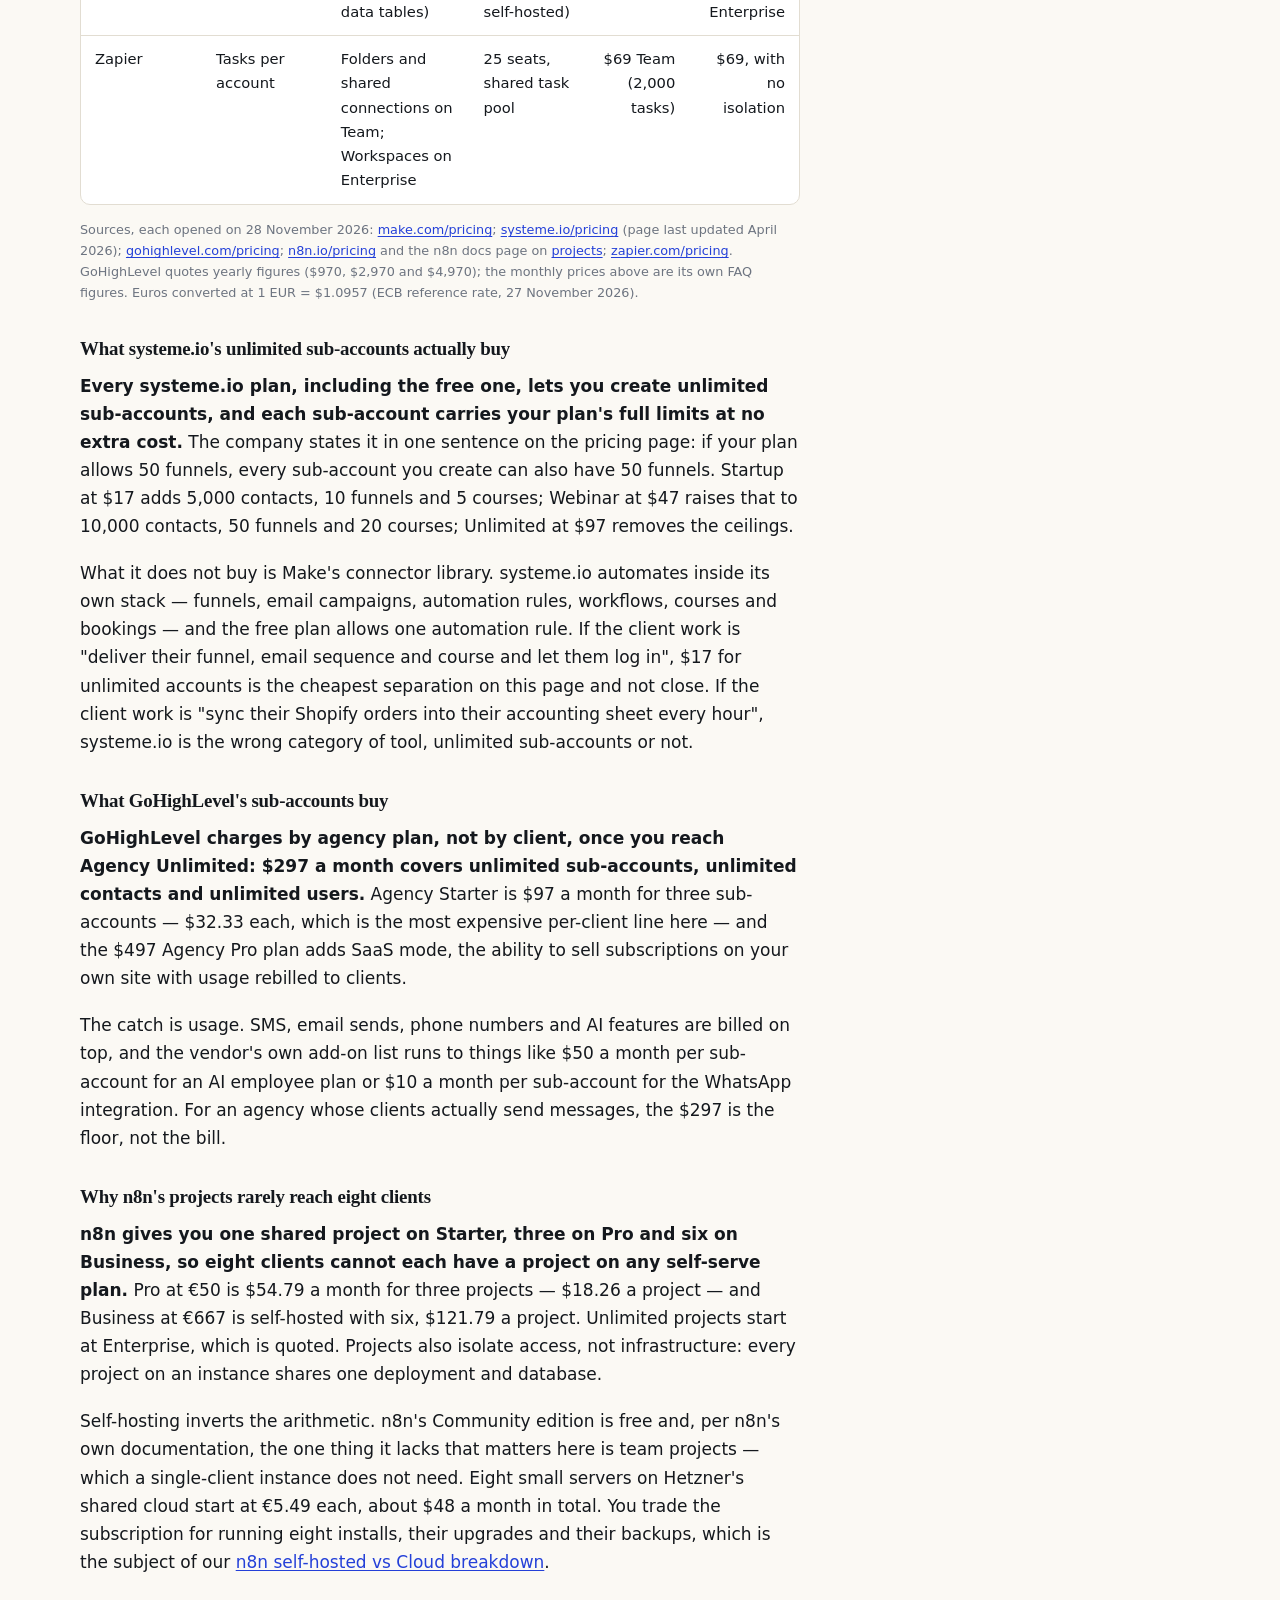
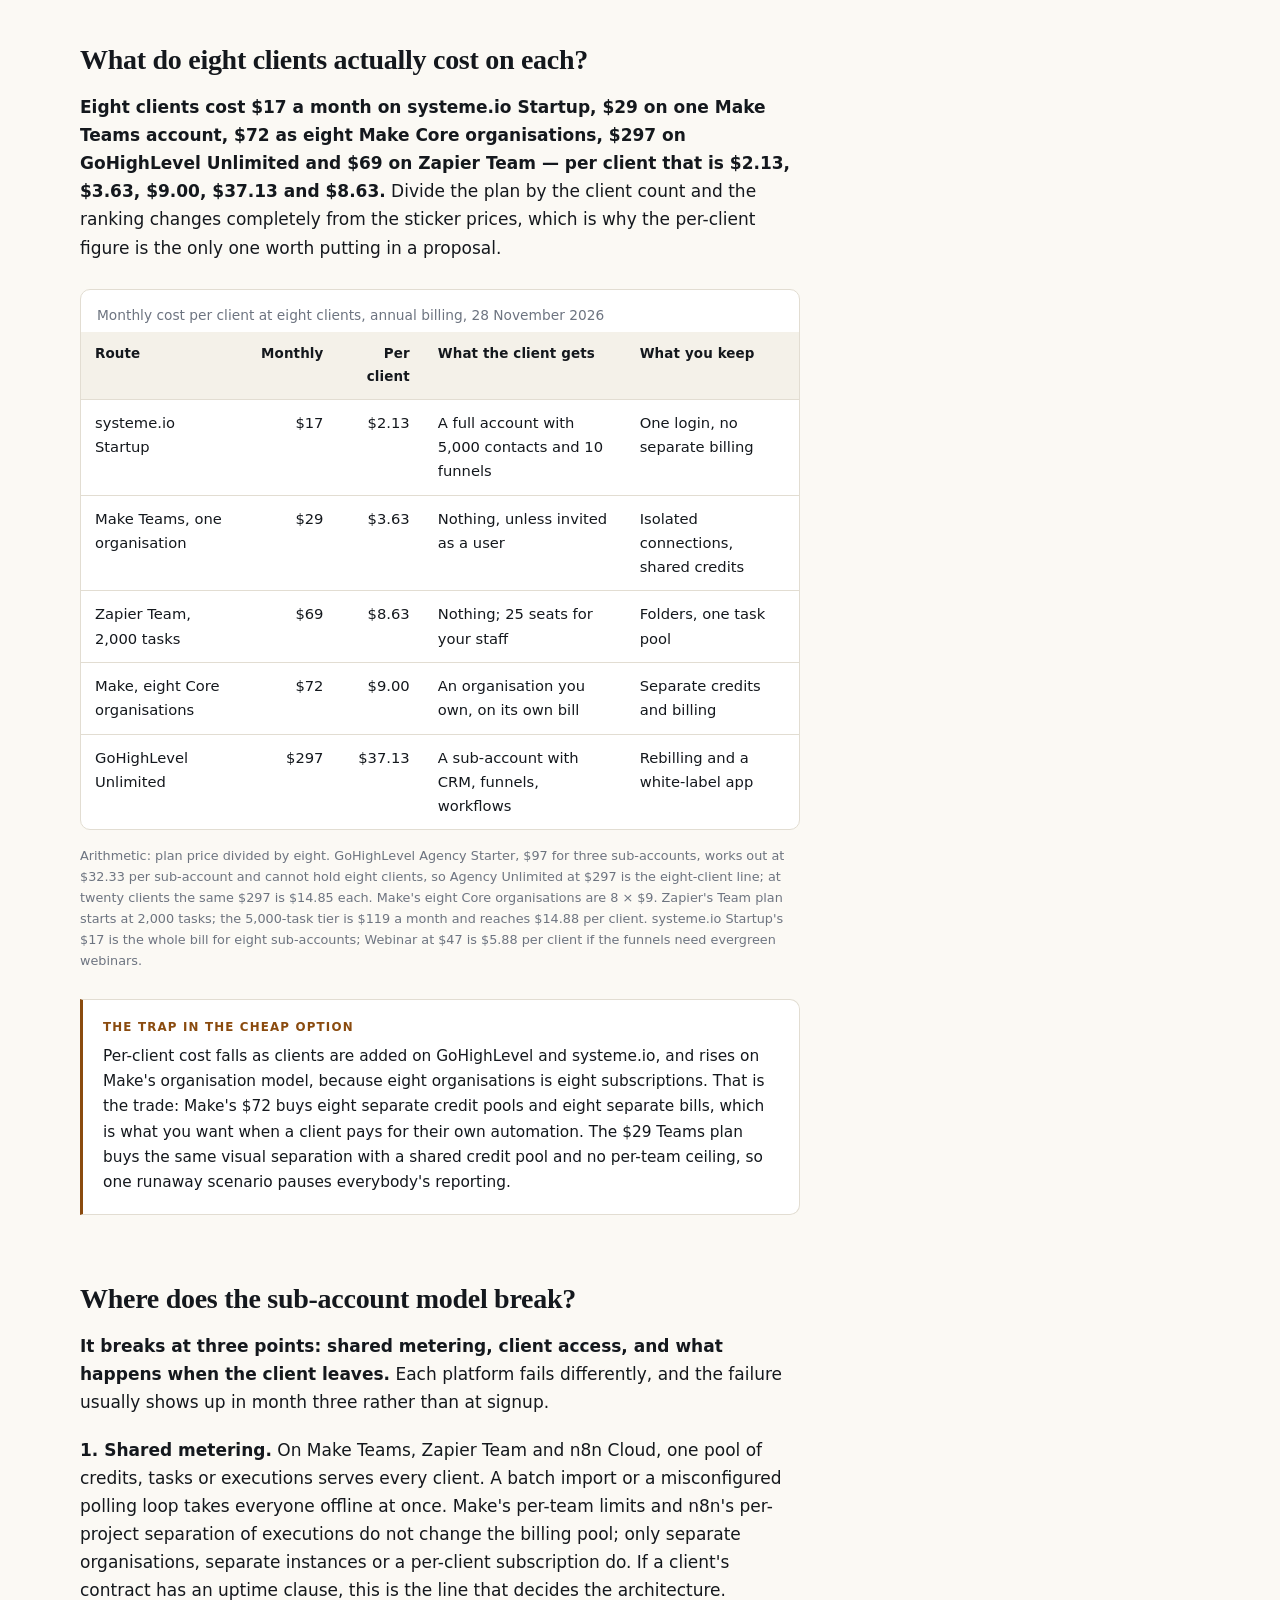
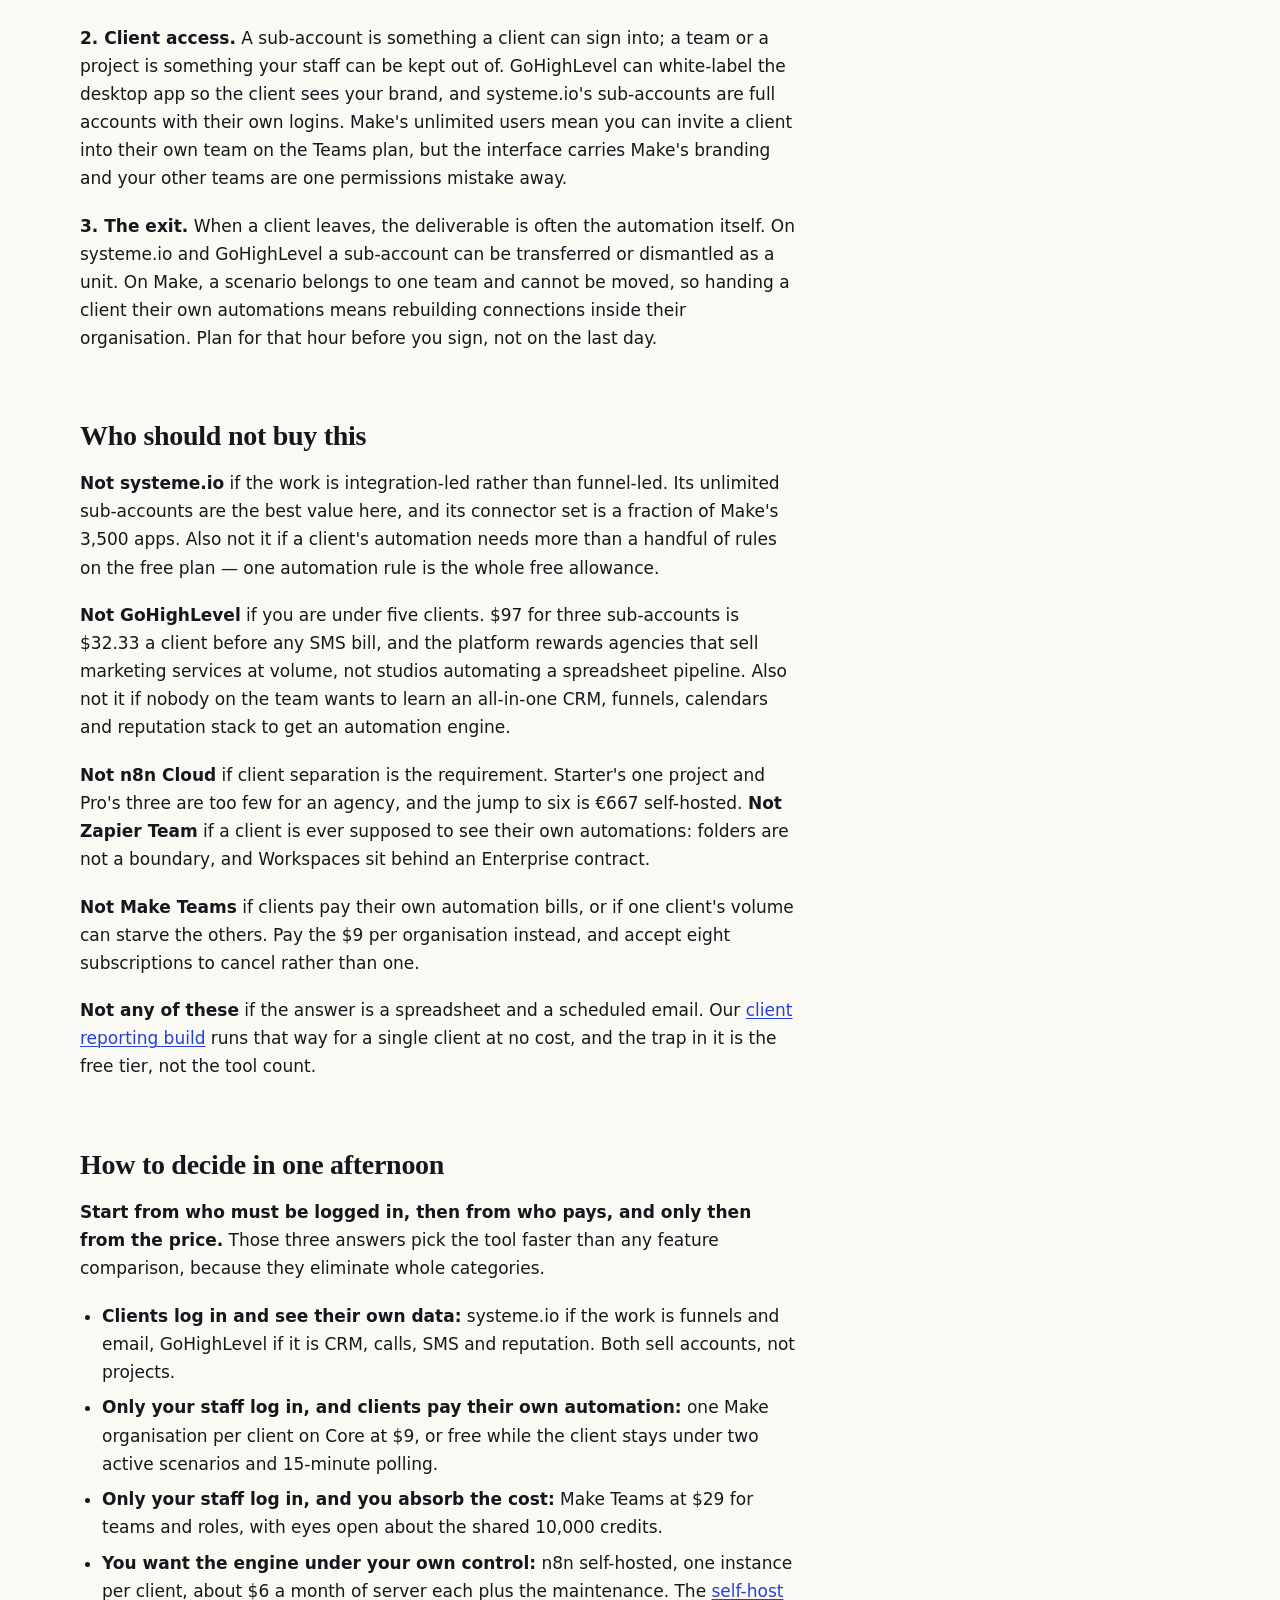
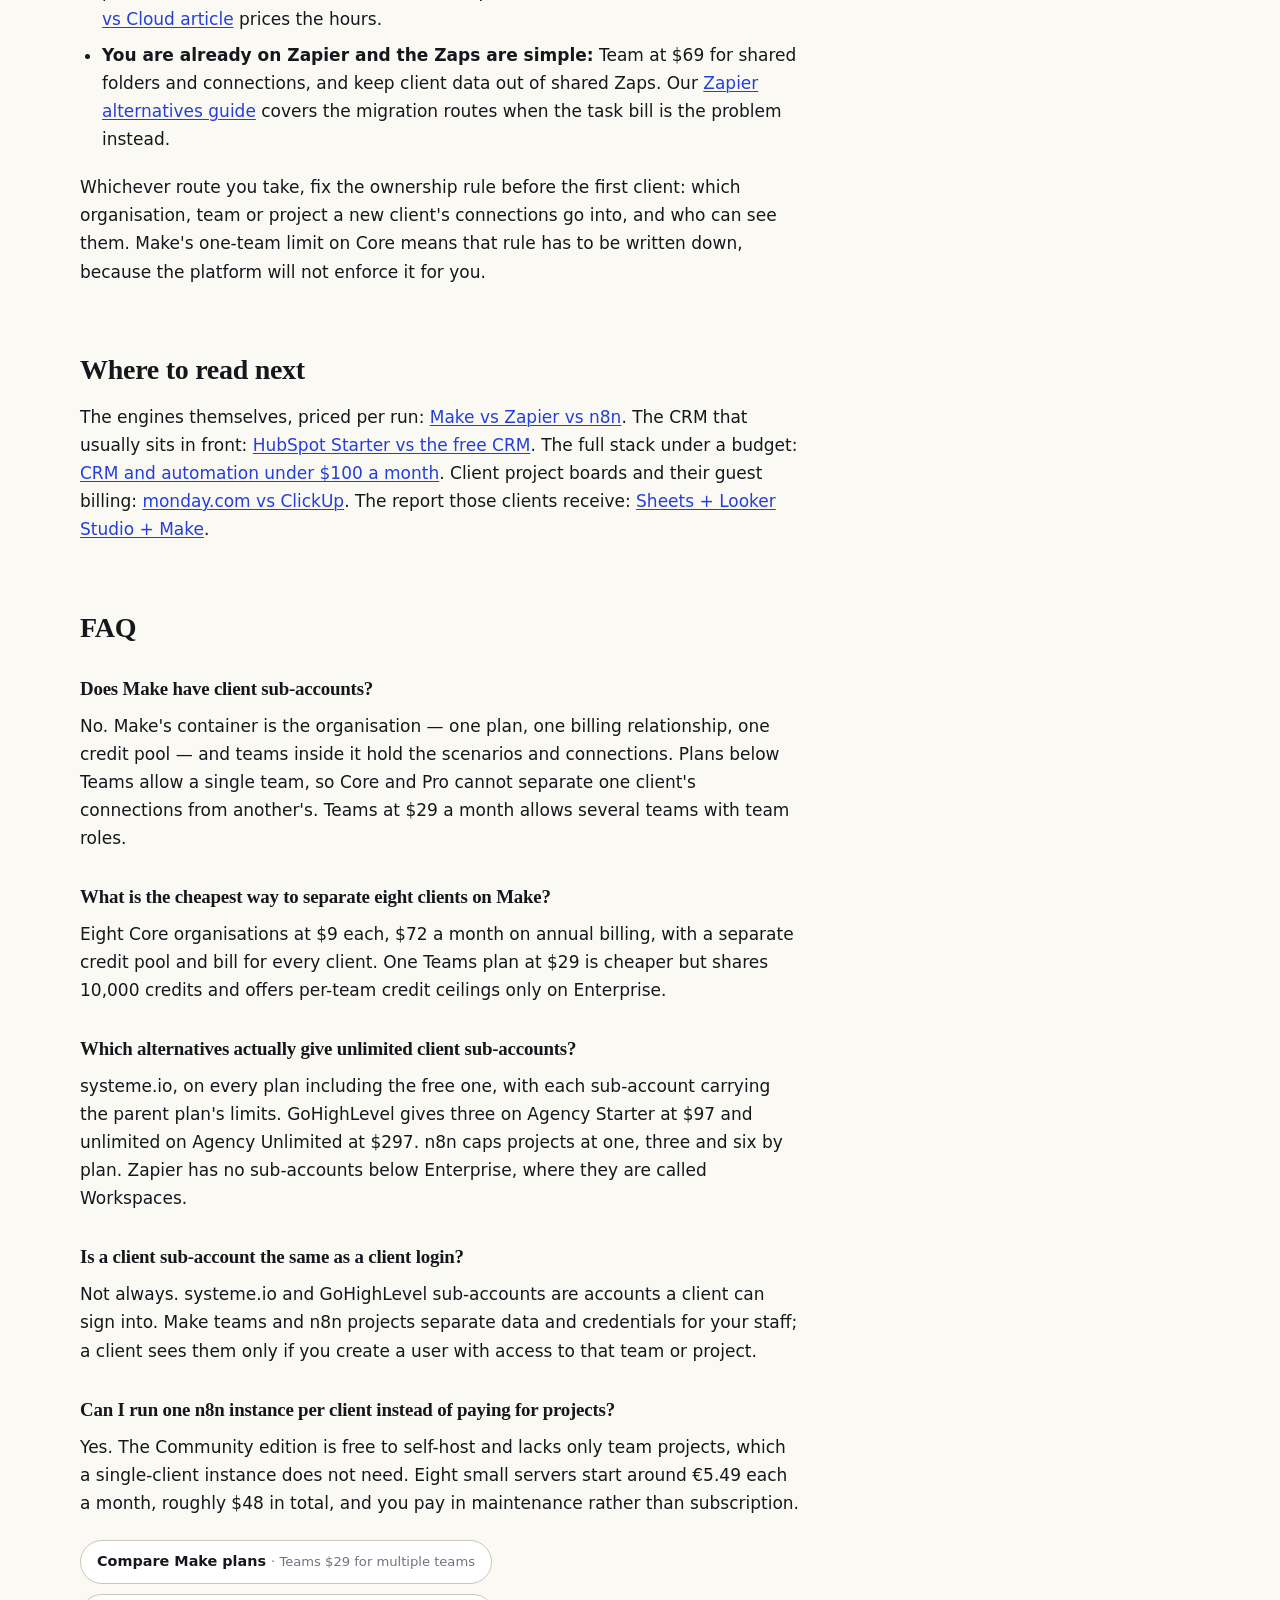
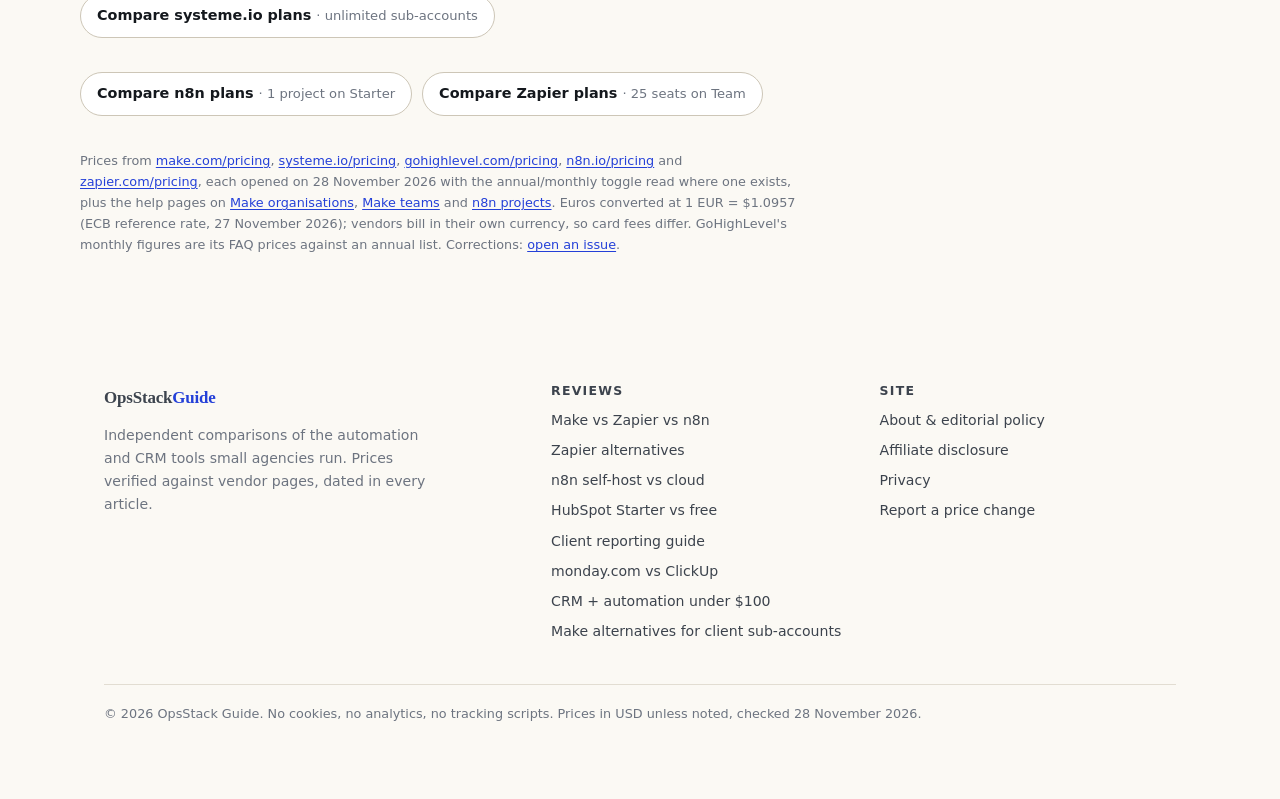
<file: make-alternatives-client-sub-accounts.html>
<!doctype html>
<html lang="en">
<head>
<meta charset="utf-8">
<meta name="viewport" content="width=device-width, initial-scale=1">
<title>Make alternatives for agencies with client sub-accounts</title>
<meta name="description" content="Make has no client sub-accounts: one team on Core and Pro, separate billing only per organisation. What systeme.io, HighLevel, n8n and Zapier cost per client.">
<link rel="canonical" href="https://whdgus1021-png.github.io/opsstack-guide/make-alternatives-client-sub-accounts.html">
<meta property="og:type" content="article">
<meta property="og:title" content="Make alternatives for agencies with client sub-accounts">
<meta property="og:description" content="Make separates scenarios by team, not by client, and one credit pool covers them all. The per-client cost of four alternatives, worked for eight clients.">
<meta property="og:url" content="https://whdgus1021-png.github.io/opsstack-guide/make-alternatives-client-sub-accounts.html">
<link rel="stylesheet" href="styles.css">
<link rel="icon" href="data:image/svg+xml,<svg xmlns='http://www.w3.org/2000/svg' viewBox='0 0 100 100'><rect width='100' height='100' rx='18' fill='%2314181d'/><text x='50' y='70' font-size='58' font-family='Georgia,serif' fill='%23fbf9f4' text-anchor='middle'>O</text></svg>">
<script type="application/ld+json">
{
  "@context": "https://schema.org",
  "@graph": [
    {
      "@type": "Article",
      "@id": "https://whdgus1021-png.github.io/opsstack-guide/make-alternatives-client-sub-accounts.html#article",
      "headline": "Make alternatives for agencies with client sub-accounts",
      "description": "Make's client separation is a team, not a sub-account, and Core and Pro allow one team. What systeme.io, GoHighLevel, n8n and Zapier give an agency per client, priced on 28 November 2026.",
      "datePublished": "2026-11-28",
      "dateModified": "2026-11-28",
      "author": { "@type": "Organization", "name": "OpsStack Guide" },
      "publisher": { "@type": "Organization", "name": "OpsStack Guide" },
      "mainEntityOfPage": "https://whdgus1021-png.github.io/opsstack-guide/make-alternatives-client-sub-accounts.html"
    },
    {
      "@type": "FAQPage",
      "mainEntity": [
        {
          "@type": "Question",
          "name": "Does Make have client sub-accounts?",
          "acceptedAnswer": {
            "@type": "Answer",
            "text": "No. Make's container is the organisation: one pricing plan, one billing relationship and one credit pool per organisation. Inside it, teams hold the scenarios, connections, webhooks and data stores. Plans below Teams allow only one team, so a Core or Pro account cannot separate one client's connections from another's. The Teams plan, $29 a month at 10,000 credits on annual billing, allows several teams with team roles."
          }
        },
        {
          "@type": "Question",
          "name": "What is the cheapest way to separate eight clients on Make?",
          "acceptedAnswer": {
            "@type": "Answer",
            "text": "Eight separate organisations on Core cost $72 a month at annual billing and give each client its own plan, billing and credit pool. One organisation on the Teams plan costs $29 and gives each client a team, but the 10,000 credits are shared and per-team credit caps are Enterprise-only. A client small enough for two active scenarios and 15-minute polling can sit in its own free organisation at $0."
          }
        },
        {
          "@type": "Question",
          "name": "Which alternatives actually give unlimited client sub-accounts?",
          "acceptedAnswer": {
            "@type": "Answer",
            "text": "systeme.io includes unlimited sub-accounts on every plan, free included, and each sub-account carries the parent plan's limits at no extra cost. GoHighLevel gives three sub-accounts on Agency Starter at $97 a month and unlimited on Agency Unlimited at $297. n8n limits projects by plan: one on Starter, three on Pro, six on Business, unlimited only on Enterprise. Zapier has no sub-accounts at all below Enterprise, where it calls them Workspaces."
          }
        },
        {
          "@type": "Question",
          "name": "Is a client sub-account the same as a client login?",
          "acceptedAnswer": {
            "@type": "Answer",
            "text": "Not always. systeme.io sub-accounts and GoHighLevel sub-accounts are accounts a client can sign into. Make teams and n8n projects separate data and credentials for your own staff, and a client sees them only if you create a user for them. That difference decides whether the client can log in at all or just receives an email report."
          }
        },
        {
          "@type": "Question",
          "name": "Can I run one n8n instance per client instead of paying for projects?",
          "acceptedAnswer": {
            "@type": "Answer",
            "text": "Yes, and it is the cheapest isolation available: n8n's Community edition is free to self-host, and team projects are the feature it lacks, which a single-client instance does not need. Eight small servers start around 5.49 euros each a month, roughly $48 in total at 1 EUR = $1.0957. What you pay instead is the work of running, updating and monitoring eight installs."
          }
        }
      ]
    }
  ]
}
</script>
</head>
<body>
<a class="skip" href="#main">Skip to content</a>

<header class="site-header">
  <div class="wrap">
    <a class="brand" href="./">OpsStack<span>Guide</span></a>
    <nav class="nav" aria-label="Main">
      <a href="index.html#reviews">Reviews</a>
      <a href="index.html#method">How we check</a>
      <a href="about.html">About</a>
      <a href="affiliate-disclosure.html">Disclosure</a>
    </nav>
  </div>
</header>

<main id="main">

  <div class="article-head">
    <div class="wrap">
      <p class="eyebrow">Alternatives · Agency client separation</p>
      <h1>Make alternatives for agencies that need client sub-accounts</h1>
      <p class="dek">Make does not have client sub-accounts. It has teams, and on Core and Pro you get one. Four tools that do separate clients — priced at eight clients on 28 November 2026.</p>
      <div class="article-meta">
        <span class="pill check">Prices checked 28 Nov 2026</span>
        <span>10 min read</span>
        <span>Make · systeme.io · GoHighLevel · n8n · Zapier</span>
      </div>
      <p class="disclosure">Contains affiliate links. We may earn a commission if you subscribe through them, at no extra cost to you. <a href="affiliate-disclosure.html">How we handle this</a>.</p>
    </div>
  </div>

  <div class="wrap layout">
    <article>

      <div class="verdict">
        <h3 style="margin-top:0">Short answer</h3>
        <p><strong>Make has no client sub-accounts.</strong> Its unit is the organisation — one plan, one bill, one credit pool — and teams, which hold the connections and scenarios, are capped at one until you reach the Teams plan at $29 a month. For eight clients, expect <strong>$72</strong> as eight Core organisations, <strong>$17</strong> on systeme.io, <strong>$297</strong> on GoHighLevel, or eight self-hosted n8n instances at about <strong>$48</strong>.</p>
      </div>

      <h2 id="make-model">Does Make have client sub-accounts?</h2>
      <p><strong>No. Make has organisations and teams, and neither is a client sub-account.</strong> An organisation is the container that carries the pricing plan and the billing; a team is where the scenarios, connections, webhooks, data stores and keys live. The distinction matters because only one of those two can be multiplied cheaply, and it is not the one that carries authority over a client's data.</p>
      <p>Make documents the rule plainly: each organisation has its own pricing plan and billing, and any user can create another organisation even while a member of the first. Teams are different. Scenarios, connections, templates, webhooks, keys, devices, data stores, data structures and custom functions all belong to exactly one team, and you cannot move them afterwards. On any plan below Teams, Make allows one team per organisation and no role management inside it.</p>
      <p>So a five-person studio on Make Core — the $9 plan most small agencies buy — has exactly one place to put client automations. Every client's Google Ads connection, every webhook, every data store sits in that one team, visible to every user in the organisation. Make's own comparison table lists "Teams and team roles" as not included on Free, Core and Pro, and included from Teams upward.</p>
      <div class="table-scroll">
        <table>
          <caption>Make plans and what each allows for client separation, annual billing at the 10,000-credit position, read 28 November 2026</caption>
          <thead>
            <tr><th>Plan</th><th class="num">Price/mo</th><th>Teams allowed</th><th>Team roles</th><th>Users</th><th class="num">Credits</th><th>Per-team credit cap</th></tr>
          </thead>
          <tbody>
            <tr><td>Free</td><td class="num">$0</td><td>One ("My Team")</td><td>No</td><td>Unlimited</td><td class="num">1,000</td><td>No</td></tr>
            <tr><td>Core</td><td class="num">$9</td><td>One</td><td>No</td><td>Unlimited</td><td class="num">10,000</td><td>No</td></tr>
            <tr><td>Pro</td><td class="num">$16</td><td>One</td><td>No</td><td>Unlimited</td><td class="num">10,000</td><td>No</td></tr>
            <tr><td>Teams</td><td class="num">$29</td><td>Several</td><td>Yes</td><td>Unlimited</td><td class="num">10,000</td><td>No</td></tr>
            <tr><td>Enterprise</td><td class="num">Custom</td><td>Several</td><td>Yes, plus custom roles</td><td>Unlimited</td><td class="num">Custom</td><td>Yes</td></tr>
          </tbody>
        </table>
      </div>
      <p class="tnote">Read from <a href="https://www.make.com/pricing" rel="sponsored nofollow noopener" data-aff="make">make.com/pricing</a> on 28 November 2026 with annual billing selected at 10,000 credits: Free $0, Core $9, Pro $16, Teams $29, Enterprise custom. Monthly billing is 15% higher. The team limits and the ownership rules come from Make's help pages on <a href="https://help.make.com/organizations">organisations</a> and <a href="https://help.make.com/teams">teams</a>. Free allows two active scenarios, a 15-minute minimum interval and a 5-minute run cap; every paid plan allows unlimited active scenarios, one-minute scheduling and 40-minute runs.</p>
      <p>Two details in that table decide most agency decisions. The first is that <strong>credits do not divide by team</strong>: 10,000 credits are bought by the organisation, and a heavy client eats the pool every other client draws from. Per-team credit ceilings exist only on Enterprise, which is quoted, not listed. The second is that <strong>moving is one-way</strong>: because a scenario or connection belongs to exactly one team, re-organising clients later means rebuilding the connections, not dragging a folder.</p>

      <h2 id="alternatives">Which alternatives give an agency real client sub-accounts?</h2>
      <p><strong>Two of the five tools sell true sub-accounts — systeme.io and GoHighLevel — and both are marketing platforms with an automation layer, not automation engines.</strong> n8n sells projects, capped by plan. Zapier sells seats and folders on Team, and calls its separation Workspaces only on Enterprise. Make sells organisations. The table below compares what each one meters, how many client spaces you get, and what eight clients would cost.</p>
      <div class="table-scroll">
        <table>
          <caption>Client separation on five automation platforms, prices read 28 November 2026 (USD unless marked, annual billing)</caption>
          <thead>
            <tr><th>Tool</th><th>Billing unit</th><th>What separates a client</th><th>How many on the entry paid plan</th><th class="num">Cheapest plan</th><th class="num">Cost at 8 clients</th></tr>
          </thead>
          <tbody>
            <tr><td>Make</td><td>Credits per organisation</td><td>Organisation, or team on Teams plan</td><td>1 team (Core, Pro); several teams (Teams)</td><td class="num">$9 Core / $29 Teams</td><td class="num">$72 / $29</td></tr>
            <tr><td>systeme.io</td><td>Contacts per plan</td><td>Sub-accounts, each a full account</td><td>Unlimited, on every plan including Free</td><td class="num">$17 Startup</td><td class="num">$17</td></tr>
            <tr><td>GoHighLevel</td><td>Sub-accounts per agency plan</td><td>Sub-accounts with their own CRM, funnels and workflows</td><td>3 (Agency Starter); unlimited (Agency Unlimited)</td><td class="num">$97 Starter</td><td class="num">$297</td></tr>
            <tr><td>n8n</td><td>Executions per instance</td><td>Team projects (workflows, credentials, data tables)</td><td>1 (Starter), 3 (Pro), 6 (Business, self-hosted)</td><td class="num">&euro;20 Starter</td><td class="num">Not available below Enterprise</td></tr>
            <tr><td>Zapier</td><td>Tasks per account</td><td>Folders and shared connections on Team; Workspaces on Enterprise</td><td>25 seats, shared task pool</td><td class="num">$69 Team (2,000 tasks)</td><td class="num">$69, with no isolation</td></tr>
          </tbody>
        </table>
      </div>
      <p class="tnote">Sources, each opened on 28 November 2026: <a href="https://www.make.com/pricing" rel="sponsored nofollow noopener" data-aff="make">make.com/pricing</a>; <a href="https://systeme.io/pricing" rel="sponsored nofollow noopener" data-aff="systeme">systeme.io/pricing</a> (page last updated April 2026); <a href="https://www.gohighlevel.com/pricing">gohighlevel.com/pricing</a>; <a href="https://n8n.io/pricing/" rel="sponsored nofollow noopener" data-aff="n8n">n8n.io/pricing</a> and the n8n docs page on <a href="https://docs.n8n.io/administer/manage-users-and-access/organize-work-in-projects/">projects</a>; <a href="https://zapier.com/pricing" rel="sponsored nofollow noopener" data-aff="zapier">zapier.com/pricing</a>. GoHighLevel quotes yearly figures ($970, $2,970 and $4,970); the monthly prices above are its own FAQ figures. Euros converted at 1 EUR = $1.0957 (ECB reference rate, 27 November 2026).</p>

      <h3>What systeme.io's unlimited sub-accounts actually buy</h3>
      <p><strong>Every systeme.io plan, including the free one, lets you create unlimited sub-accounts, and each sub-account carries your plan's full limits at no extra cost.</strong> The company states it in one sentence on the pricing page: if your plan allows 50 funnels, every sub-account you create can also have 50 funnels. Startup at $17 adds 5,000 contacts, 10 funnels and 5 courses; Webinar at $47 raises that to 10,000 contacts, 50 funnels and 20 courses; Unlimited at $97 removes the ceilings.</p>
      <p>What it does not buy is Make's connector library. systeme.io automates inside its own stack — funnels, email campaigns, automation rules, workflows, courses and bookings — and the free plan allows one automation rule. If the client work is "deliver their funnel, email sequence and course and let them log in", $17 for unlimited accounts is the cheapest separation on this page and not close. If the client work is "sync their Shopify orders into their accounting sheet every hour", systeme.io is the wrong category of tool, unlimited sub-accounts or not.</p>

      <h3>What GoHighLevel's sub-accounts buy</h3>
      <p><strong>GoHighLevel charges by agency plan, not by client, once you reach Agency Unlimited: $297 a month covers unlimited sub-accounts, unlimited contacts and unlimited users.</strong> Agency Starter is $97 a month for three sub-accounts — $32.33 each, which is the most expensive per-client line here — and the $497 Agency Pro plan adds SaaS mode, the ability to sell subscriptions on your own site with usage rebilled to clients.</p>
      <p>The catch is usage. SMS, email sends, phone numbers and AI features are billed on top, and the vendor's own add-on list runs to things like $50 a month per sub-account for an AI employee plan or $10 a month per sub-account for the WhatsApp integration. For an agency whose clients actually send messages, the $297 is the floor, not the bill.</p>

      <h3>Why n8n's projects rarely reach eight clients</h3>
      <p><strong>n8n gives you one shared project on Starter, three on Pro and six on Business, so eight clients cannot each have a project on any self-serve plan.</strong> Pro at &euro;50 is $54.79 a month for three projects — $18.26 a project — and Business at &euro;667 is self-hosted with six, $121.79 a project. Unlimited projects start at Enterprise, which is quoted. Projects also isolate access, not infrastructure: every project on an instance shares one deployment and database.</p>
      <p>Self-hosting inverts the arithmetic. n8n's Community edition is free and, per n8n's own documentation, the one thing it lacks that matters here is team projects — which a single-client instance does not need. Eight small servers on Hetzner's shared cloud start at &euro;5.49 each, about $48 a month in total. You trade the subscription for running eight installs, their upgrades and their backups, which is the subject of our <a href="n8n-self-host-vs-cloud.html">n8n self-hosted vs Cloud breakdown</a>.</p>

      <h2 id="cost">What do eight clients actually cost on each?</h2>
      <p><strong>Eight clients cost $17 a month on systeme.io Startup, $29 on one Make Teams account, $72 as eight Make Core organisations, $297 on GoHighLevel Unlimited and $69 on Zapier Team — per client that is $2.13, $3.63, $9.00, $37.13 and $8.63.</strong> Divide the plan by the client count and the ranking changes completely from the sticker prices, which is why the per-client figure is the only one worth putting in a proposal.</p>
      <div class="table-scroll">
        <table>
          <caption>Monthly cost per client at eight clients, annual billing, 28 November 2026</caption>
          <thead>
            <tr><th>Route</th><th class="num">Monthly</th><th class="num">Per client</th><th>What the client gets</th><th>What you keep</th></tr>
          </thead>
          <tbody>
            <tr><td>systeme.io Startup</td><td class="num">$17</td><td class="num">$2.13</td><td>A full account with 5,000 contacts and 10 funnels</td><td>One login, no separate billing</td></tr>
            <tr><td>Make Teams, one organisation</td><td class="num">$29</td><td class="num">$3.63</td><td>Nothing, unless invited as a user</td><td>Isolated connections, shared credits</td></tr>
            <tr><td>Zapier Team, 2,000 tasks</td><td class="num">$69</td><td class="num">$8.63</td><td>Nothing; 25 seats for your staff</td><td>Folders, one task pool</td></tr>
            <tr><td>Make, eight Core organisations</td><td class="num">$72</td><td class="num">$9.00</td><td>An organisation you own, on its own bill</td><td>Separate credits and billing</td></tr>
            <tr><td>GoHighLevel Unlimited</td><td class="num">$297</td><td class="num">$37.13</td><td>A sub-account with CRM, funnels, workflows</td><td>Rebilling and a white-label app</td></tr>
          </tbody>
        </table>
      </div>
      <p class="tnote">Arithmetic: plan price divided by eight. GoHighLevel Agency Starter, $97 for three sub-accounts, works out at $32.33 per sub-account and cannot hold eight clients, so Agency Unlimited at $297 is the eight-client line; at twenty clients the same $297 is $14.85 each. Make's eight Core organisations are 8 &times; $9. Zapier's Team plan starts at 2,000 tasks; the 5,000-task tier is $119 a month and reaches $14.88 per client. systeme.io Startup's $17 is the whole bill for eight sub-accounts; Webinar at $47 is $5.88 per client if the funnels need evergreen webinars.</p>

      <div class="callout warn">
        <span class="label">The trap in the cheap option</span>
        <p>Per-client cost falls as clients are added on GoHighLevel and systeme.io, and rises on Make's organisation model, because eight organisations is eight subscriptions. That is the trade: Make's $72 buys eight separate credit pools and eight separate bills, which is what you want when a client pays for their own automation. The $29 Teams plan buys the same visual separation with a shared credit pool and no per-team ceiling, so one runaway scenario pauses everybody's reporting.</p>
      </div>

      <h2 id="breaks">Where does the sub-account model break?</h2>
      <p><strong>It breaks at three points: shared metering, client access, and what happens when the client leaves.</strong> Each platform fails differently, and the failure usually shows up in month three rather than at signup.</p>
      <p><strong>1. Shared metering.</strong> On Make Teams, Zapier Team and n8n Cloud, one pool of credits, tasks or executions serves every client. A batch import or a misconfigured polling loop takes everyone offline at once. Make's per-team limits and n8n's per-project separation of executions do not change the billing pool; only separate organisations, separate instances or a per-client subscription do. If a client's contract has an uptime clause, this is the line that decides the architecture.</p>
      <p><strong>2. Client access.</strong> A sub-account is something a client can sign into; a team or a project is something your staff can be kept out of. GoHighLevel can white-label the desktop app so the client sees your brand, and systeme.io's sub-accounts are full accounts with their own logins. Make's unlimited users mean you can invite a client into their own team on the Teams plan, but the interface carries Make's branding and your other teams are one permissions mistake away.</p>
      <p><strong>3. The exit.</strong> When a client leaves, the deliverable is often the automation itself. On systeme.io and GoHighLevel a sub-account can be transferred or dismantled as a unit. On Make, a scenario belongs to one team and cannot be moved, so handing a client their own automations means rebuilding connections inside their organisation. Plan for that hour before you sign, not on the last day.</p>

      <h2 id="not">Who should not buy this</h2>
      <p><strong>Not systeme.io</strong> if the work is integration-led rather than funnel-led. Its unlimited sub-accounts are the best value here, and its connector set is a fraction of Make's 3,500 apps. Also not it if a client's automation needs more than a handful of rules on the free plan — one automation rule is the whole free allowance.</p>
      <p><strong>Not GoHighLevel</strong> if you are under five clients. $97 for three sub-accounts is $32.33 a client before any SMS bill, and the platform rewards agencies that sell marketing services at volume, not studios automating a spreadsheet pipeline. Also not it if nobody on the team wants to learn an all-in-one CRM, funnels, calendars and reputation stack to get an automation engine.</p>
      <p><strong>Not n8n Cloud</strong> if client separation is the requirement. Starter's one project and Pro's three are too few for an agency, and the jump to six is &euro;667 self-hosted. <strong>Not Zapier Team</strong> if a client is ever supposed to see their own automations: folders are not a boundary, and Workspaces sit behind an Enterprise contract.</p>
      <p><strong>Not Make Teams</strong> if clients pay their own automation bills, or if one client's volume can starve the others. Pay the $9 per organisation instead, and accept eight subscriptions to cancel rather than one.</p>
      <p><strong>Not any of these</strong> if the answer is a spreadsheet and a scheduled email. Our <a href="client-reporting-automation.html">client reporting build</a> runs that way for a single client at no cost, and the trap in it is the free tier, not the tool count.</p>

      <h2 id="decide">How to decide in one afternoon</h2>
      <p><strong>Start from who must be logged in, then from who pays, and only then from the price.</strong> Those three answers pick the tool faster than any feature comparison, because they eliminate whole categories.</p>
      <ul>
        <li><strong>Clients log in and see their own data:</strong> systeme.io if the work is funnels and email, GoHighLevel if it is CRM, calls, SMS and reputation. Both sell accounts, not projects.</li>
        <li><strong>Only your staff log in, and clients pay their own automation:</strong> one Make organisation per client on Core at $9, or free while the client stays under two active scenarios and 15-minute polling.</li>
        <li><strong>Only your staff log in, and you absorb the cost:</strong> Make Teams at $29 for teams and roles, with eyes open about the shared 10,000 credits.</li>
        <li><strong>You want the engine under your own control:</strong> n8n self-hosted, one instance per client, about $6 a month of server each plus the maintenance. The <a href="n8n-self-host-vs-cloud.html">self-host vs Cloud article</a> prices the hours.</li>
        <li><strong>You are already on Zapier and the Zaps are simple:</strong> Team at $69 for shared folders and connections, and keep client data out of shared Zaps. Our <a href="zapier-alternatives-task-limits.html">Zapier alternatives guide</a> covers the migration routes when the task bill is the problem instead.</li>
      </ul>
      <p>Whichever route you take, fix the ownership rule before the first client: which organisation, team or project a new client's connections go into, and who can see them. Make's one-team limit on Core means that rule has to be written down, because the platform will not enforce it for you.</p>

      <h2 id="read-next">Where to read next</h2>
      <p>The engines themselves, priced per run: <a href="make-vs-zapier-vs-n8n.html">Make vs Zapier vs n8n</a>. The CRM that usually sits in front: <a href="hubspot-starter-vs-free-crm.html">HubSpot Starter vs the free CRM</a>. The full stack under a budget: <a href="best-crm-automation-stack-under-100.html">CRM and automation under $100 a month</a>. Client project boards and their guest billing: <a href="monday-vs-clickup-client-tracking.html">monday.com vs ClickUp</a>. The report those clients receive: <a href="client-reporting-automation.html">Sheets + Looker Studio + Make</a>.</p>

      <h2 id="faq">FAQ</h2>
      <h3>Does Make have client sub-accounts?</h3>
      <p>No. Make's container is the organisation — one plan, one billing relationship, one credit pool — and teams inside it hold the scenarios and connections. Plans below Teams allow a single team, so Core and Pro cannot separate one client's connections from another's. Teams at $29 a month allows several teams with team roles.</p>
      <h3>What is the cheapest way to separate eight clients on Make?</h3>
      <p>Eight Core organisations at $9 each, $72 a month on annual billing, with a separate credit pool and bill for every client. One Teams plan at $29 is cheaper but shares 10,000 credits and offers per-team credit ceilings only on Enterprise.</p>
      <h3>Which alternatives actually give unlimited client sub-accounts?</h3>
      <p>systeme.io, on every plan including the free one, with each sub-account carrying the parent plan's limits. GoHighLevel gives three on Agency Starter at $97 and unlimited on Agency Unlimited at $297. n8n caps projects at one, three and six by plan. Zapier has no sub-accounts below Enterprise, where they are called Workspaces.</p>
      <h3>Is a client sub-account the same as a client login?</h3>
      <p>Not always. systeme.io and GoHighLevel sub-accounts are accounts a client can sign into. Make teams and n8n projects separate data and credentials for your staff; a client sees them only if you create a user with access to that team or project.</p>
      <h3>Can I run one n8n instance per client instead of paying for projects?</h3>
      <p>Yes. The Community edition is free to self-host and lacks only team projects, which a single-client instance does not need. Eight small servers start around &euro;5.49 each a month, roughly $48 in total, and you pay in maintenance rather than subscription.</p>

      <div class="cta-row">
        <a class="cta" href="https://www.make.com/en/register" rel="sponsored nofollow noopener" data-aff="make">Compare Make plans <span class="tag">· Teams $29 for multiple teams</span></a>
        <a class="cta" href="https://systeme.io/pricing" rel="sponsored nofollow noopener" data-aff="systeme">Compare systeme.io plans <span class="tag">· unlimited sub-accounts</span></a>
      </div>
      <div class="cta-row">
        <a class="cta" href="https://n8n.io/pricing/" rel="sponsored nofollow noopener" data-aff="n8n">Compare n8n plans <span class="tag">· 1 project on Starter</span></a>
        <a class="cta" href="https://zapier.com/pricing" rel="sponsored nofollow noopener" data-aff="zapier">Compare Zapier plans <span class="tag">· 25 seats on Team</span></a>
      </div>

      <p class="tnote" style="margin-top:2.5em">Prices from <a href="https://www.make.com/pricing" rel="sponsored nofollow noopener" data-aff="make">make.com/pricing</a>, <a href="https://systeme.io/pricing" rel="sponsored nofollow noopener" data-aff="systeme">systeme.io/pricing</a>, <a href="https://www.gohighlevel.com/pricing">gohighlevel.com/pricing</a>, <a href="https://n8n.io/pricing/" rel="sponsored nofollow noopener" data-aff="n8n">n8n.io/pricing</a> and <a href="https://zapier.com/pricing" rel="sponsored nofollow noopener" data-aff="zapier">zapier.com/pricing</a>, each opened on 28 November 2026 with the annual/monthly toggle read where one exists, plus the help pages on <a href="https://help.make.com/organizations">Make organisations</a>, <a href="https://help.make.com/teams">Make teams</a> and <a href="https://docs.n8n.io/administer/manage-users-and-access/organize-work-in-projects/">n8n projects</a>. Euros converted at 1 EUR = $1.0957 (ECB reference rate, 27 November 2026); vendors bill in their own currency, so card fees differ. GoHighLevel's monthly figures are its FAQ prices against an annual list. Corrections: <a href="https://github.com/whdgus1021-png/opsstack-guide/issues">open an issue</a>.</p>

    </article>

    <aside class="toc" aria-label="On this page">
      <h2>On this page</h2>
      <ol>
        <li><a href="#make-model">Does Make have sub-accounts?</a></li>
        <li><a href="#alternatives">Which tools separate clients</a></li>
        <li><a href="#cost">Cost for eight clients</a></li>
        <li><a href="#breaks">Where the model breaks</a></li>
        <li><a href="#not">Who should not buy</a></li>
        <li><a href="#decide">How to decide</a></li>
        <li><a href="#faq">FAQ</a></li>
      </ol>
    </aside>
  </div>

</main>

<footer class="site-footer">
  <div class="wrap">
    <div class="footer-grid">
      <div>
        <a class="brand" href="./">OpsStack<span>Guide</span></a>
        <p style="max-width:340px;margin-top:12px">Independent comparisons of the automation and CRM tools small agencies run. Prices verified against vendor pages, dated in every article.</p>
      </div>
      <div>
        <h2>Reviews</h2>
        <ul>
          <li><a href="make-vs-zapier-vs-n8n.html">Make vs Zapier vs n8n</a></li>
          <li><a href="zapier-alternatives-task-limits.html">Zapier alternatives</a></li>
          <li><a href="n8n-self-host-vs-cloud.html">n8n self-host vs cloud</a></li>
          <li><a href="hubspot-starter-vs-free-crm.html">HubSpot Starter vs free</a></li>
          <li><a href="client-reporting-automation.html">Client reporting guide</a></li>
          <li><a href="monday-vs-clickup-client-tracking.html">monday.com vs ClickUp</a></li>
          <li><a href="best-crm-automation-stack-under-100.html">CRM + automation under $100</a></li>
          <li><a href="make-alternatives-client-sub-accounts.html">Make alternatives for client sub-accounts</a></li>
        </ul>
      </div>
      <div>
        <h2>Site</h2>
        <ul>
          <li><a href="about.html">About &amp; editorial policy</a></li>
          <li><a href="affiliate-disclosure.html">Affiliate disclosure</a></li>
          <li><a href="privacy.html">Privacy</a></li>
          <li><a href="https://github.com/whdgus1021-png/opsstack-guide/issues">Report a price change</a></li>
        </ul>
      </div>
    </div>
    <p class="copyright">© 2026 OpsStack Guide. No cookies, no analytics, no tracking scripts. Prices in USD unless noted, checked 28 November 2026.</p>
  </div>
</footer>

</body>
</html>
</file>
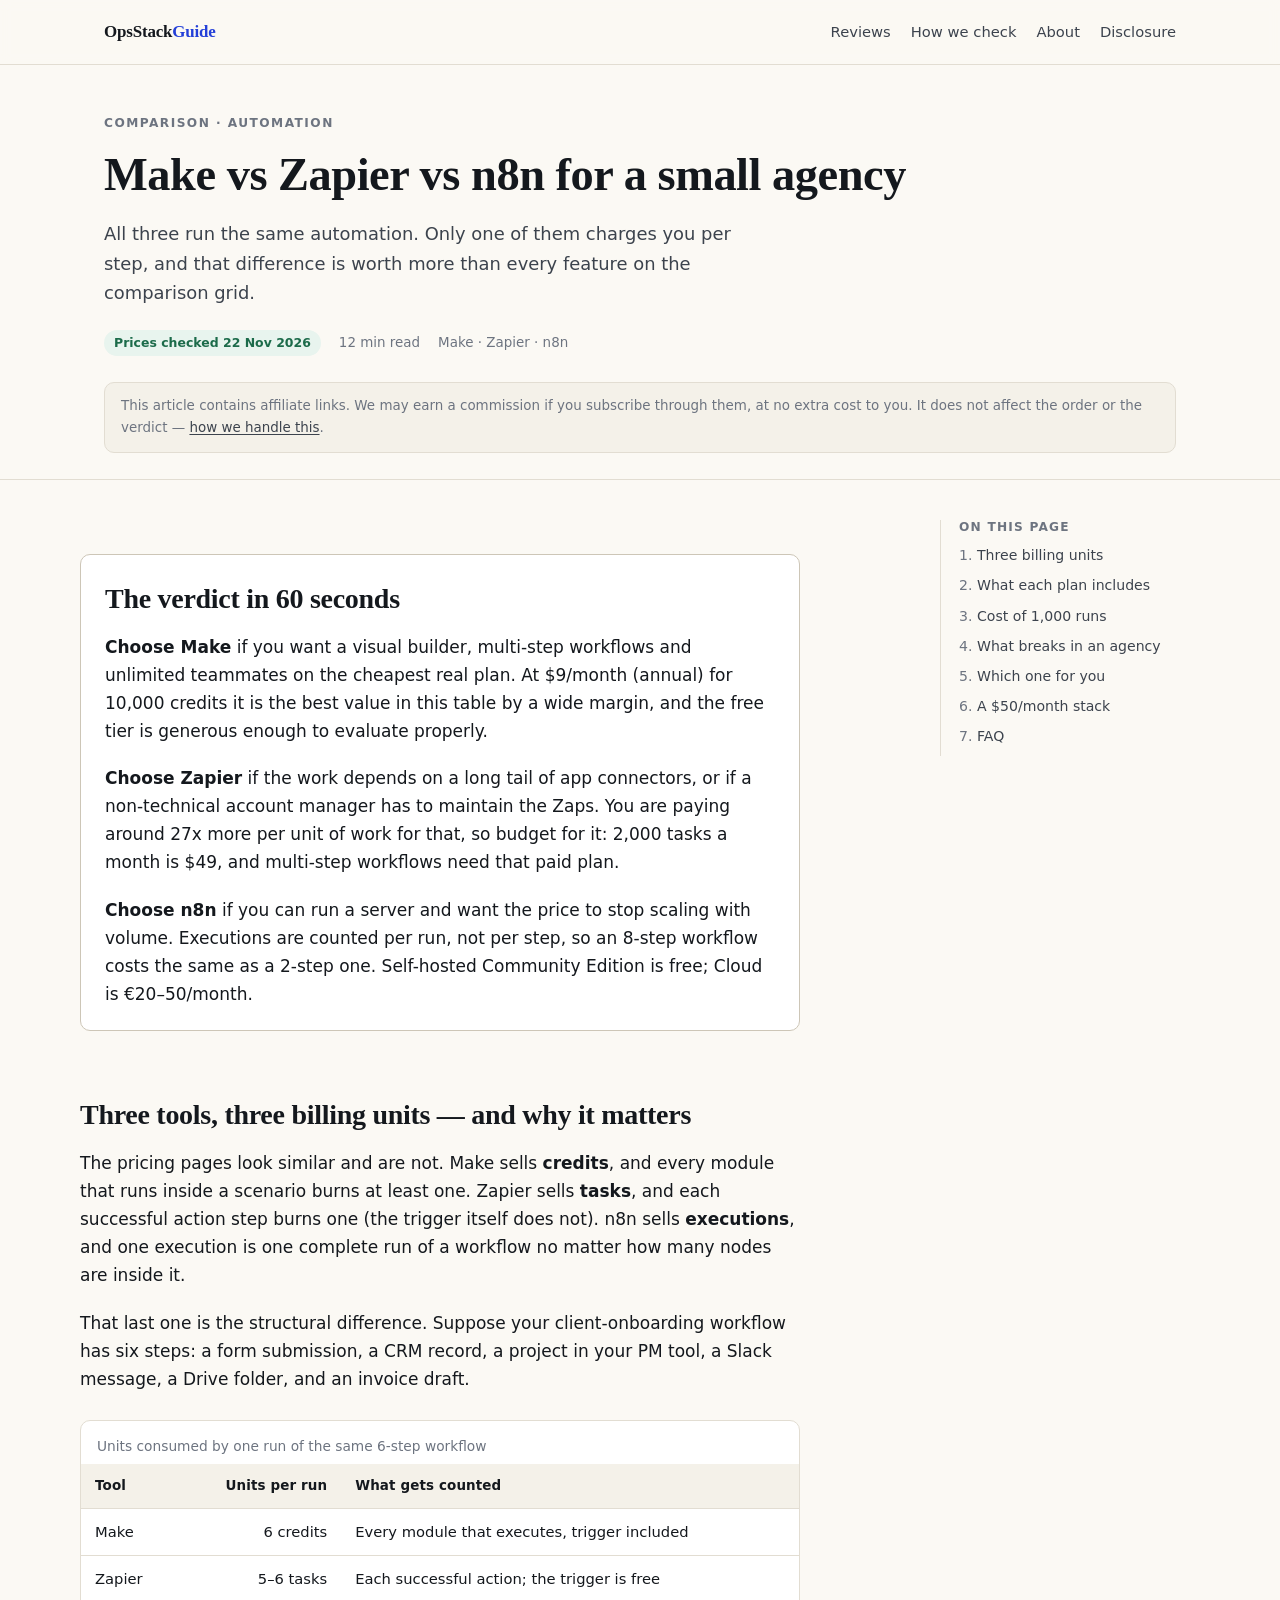
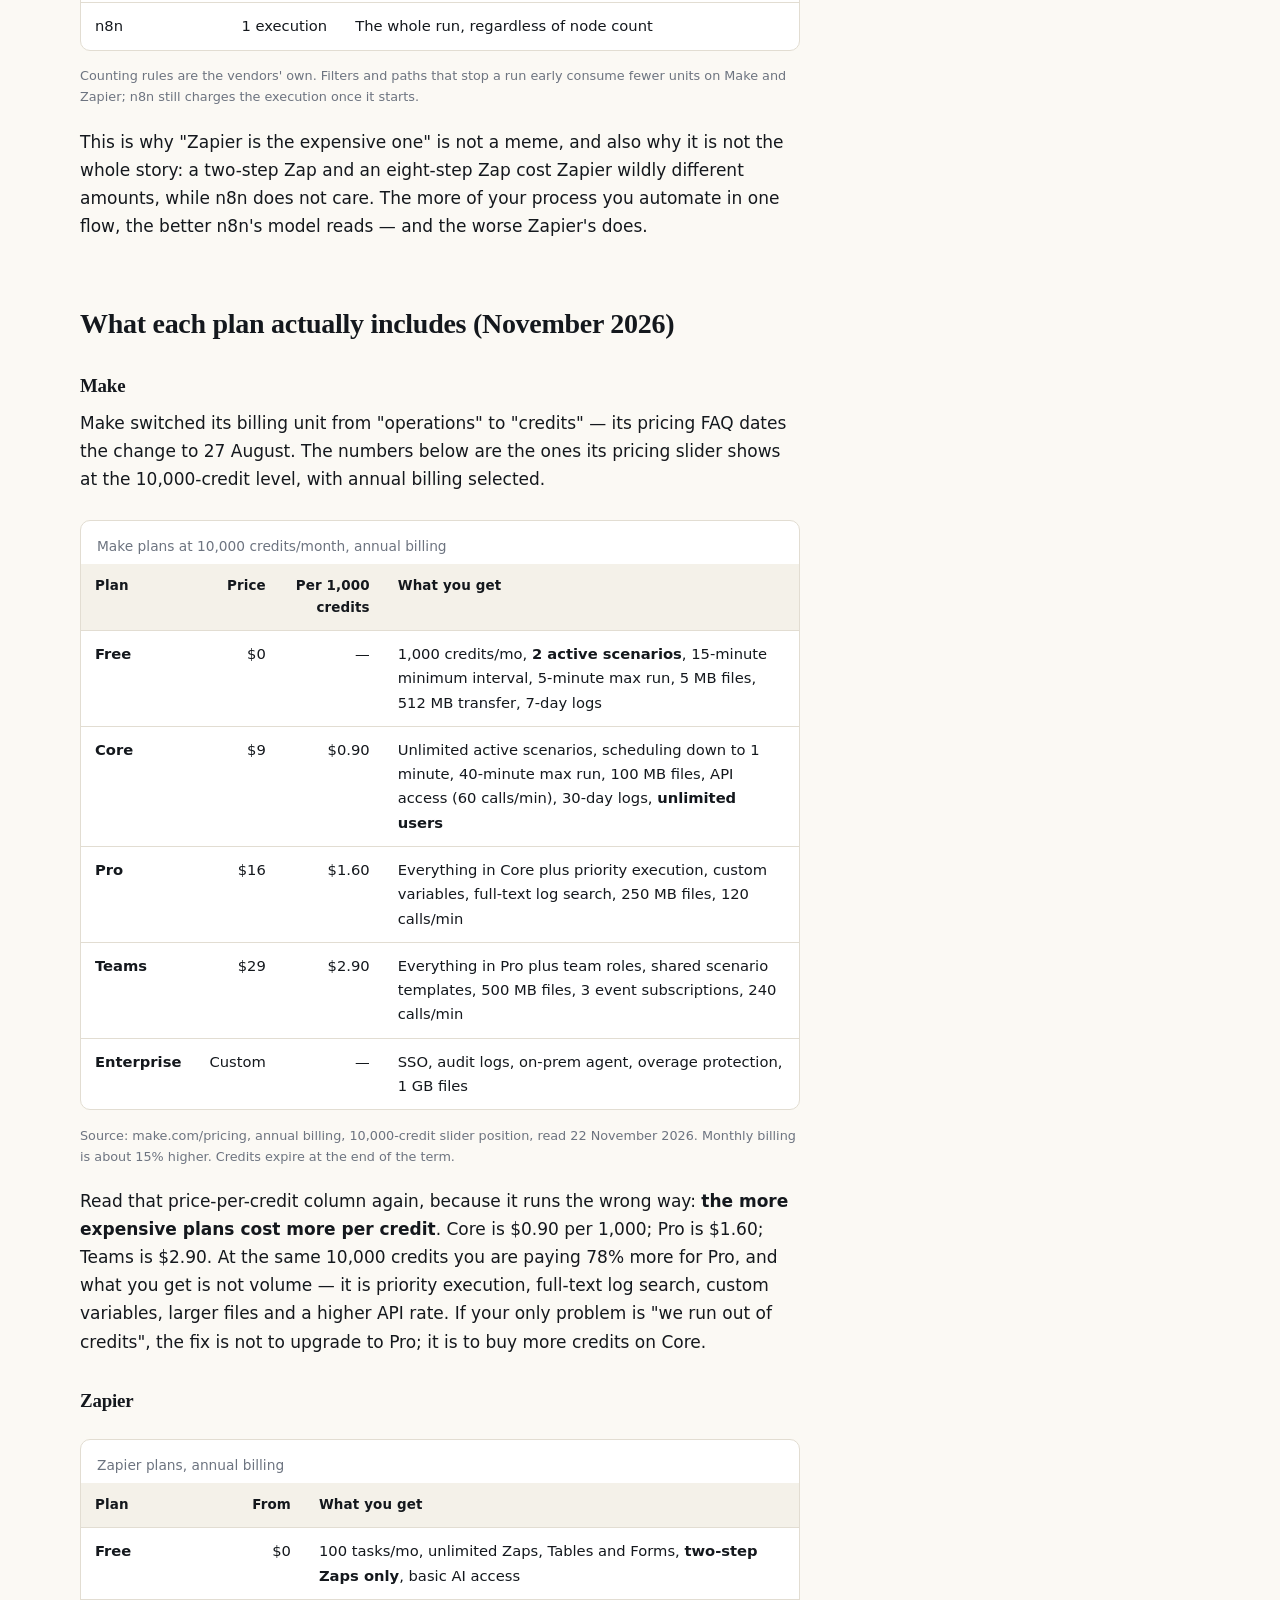
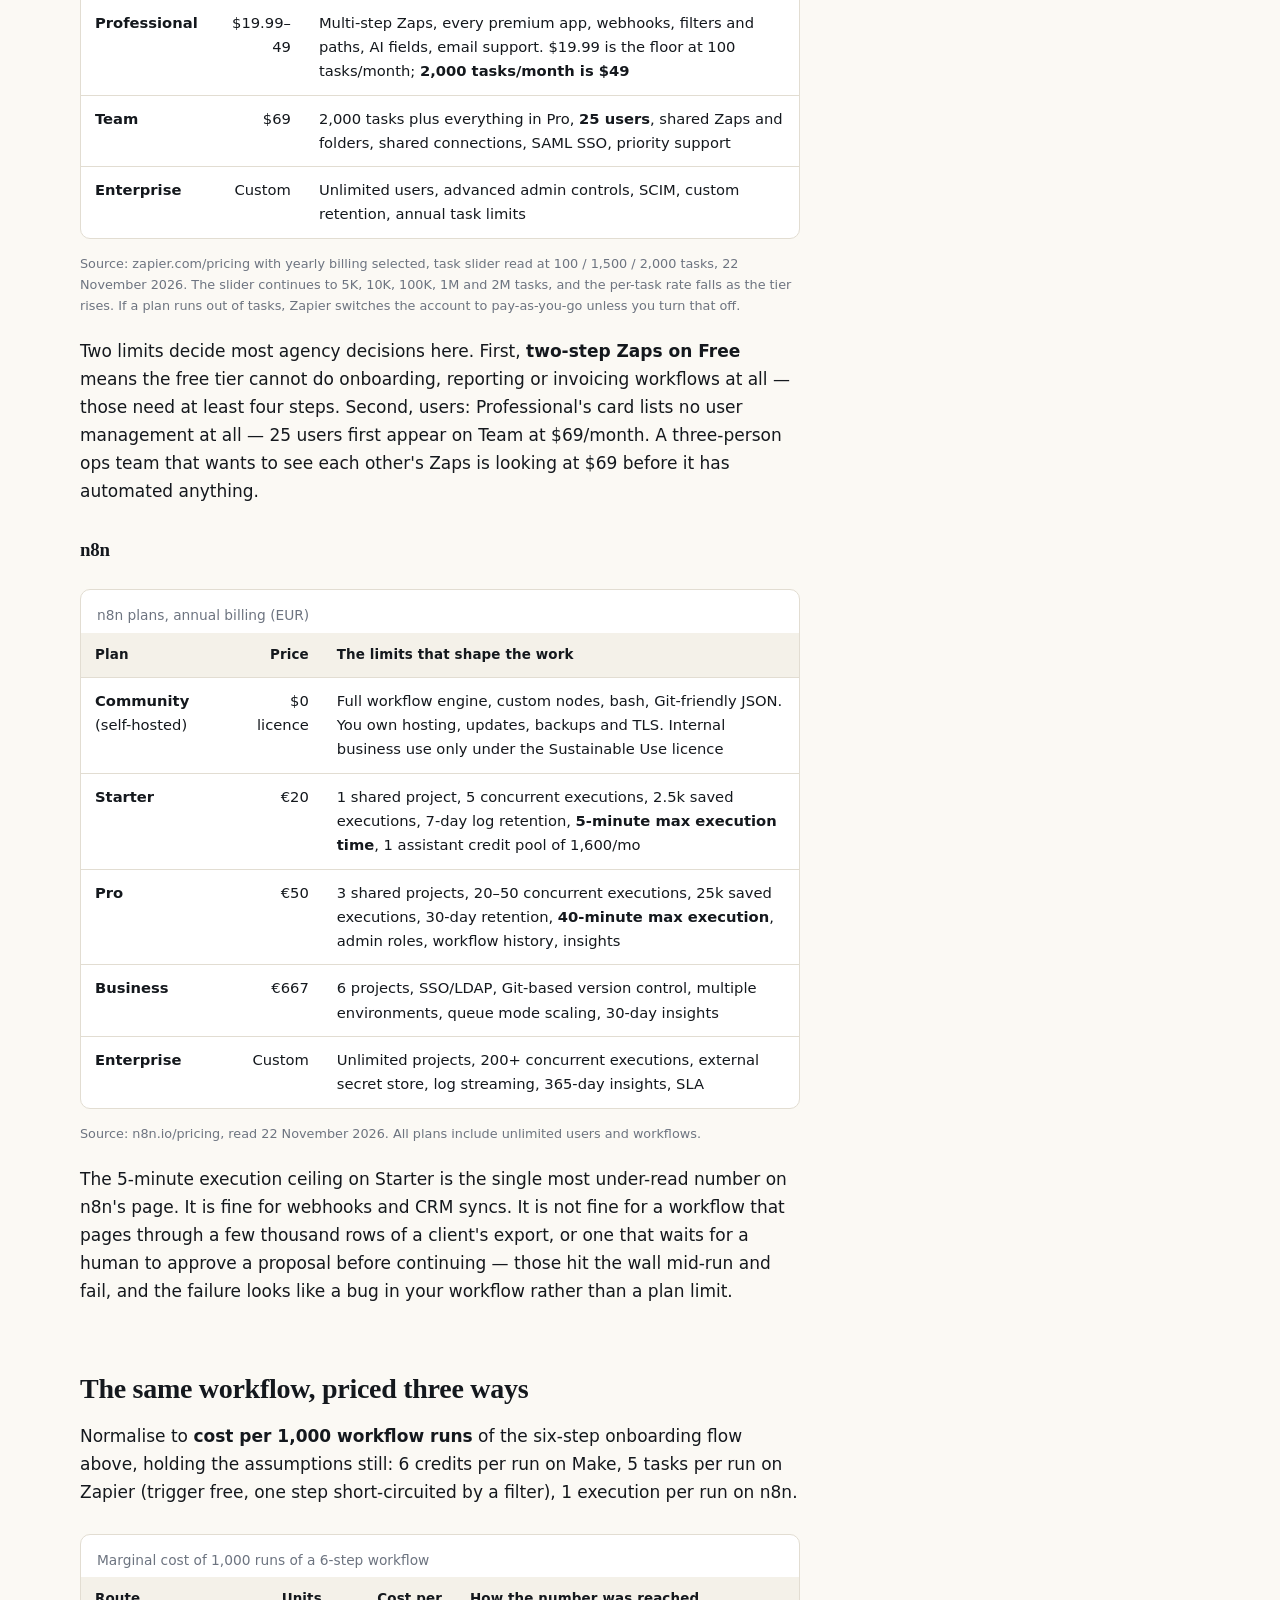
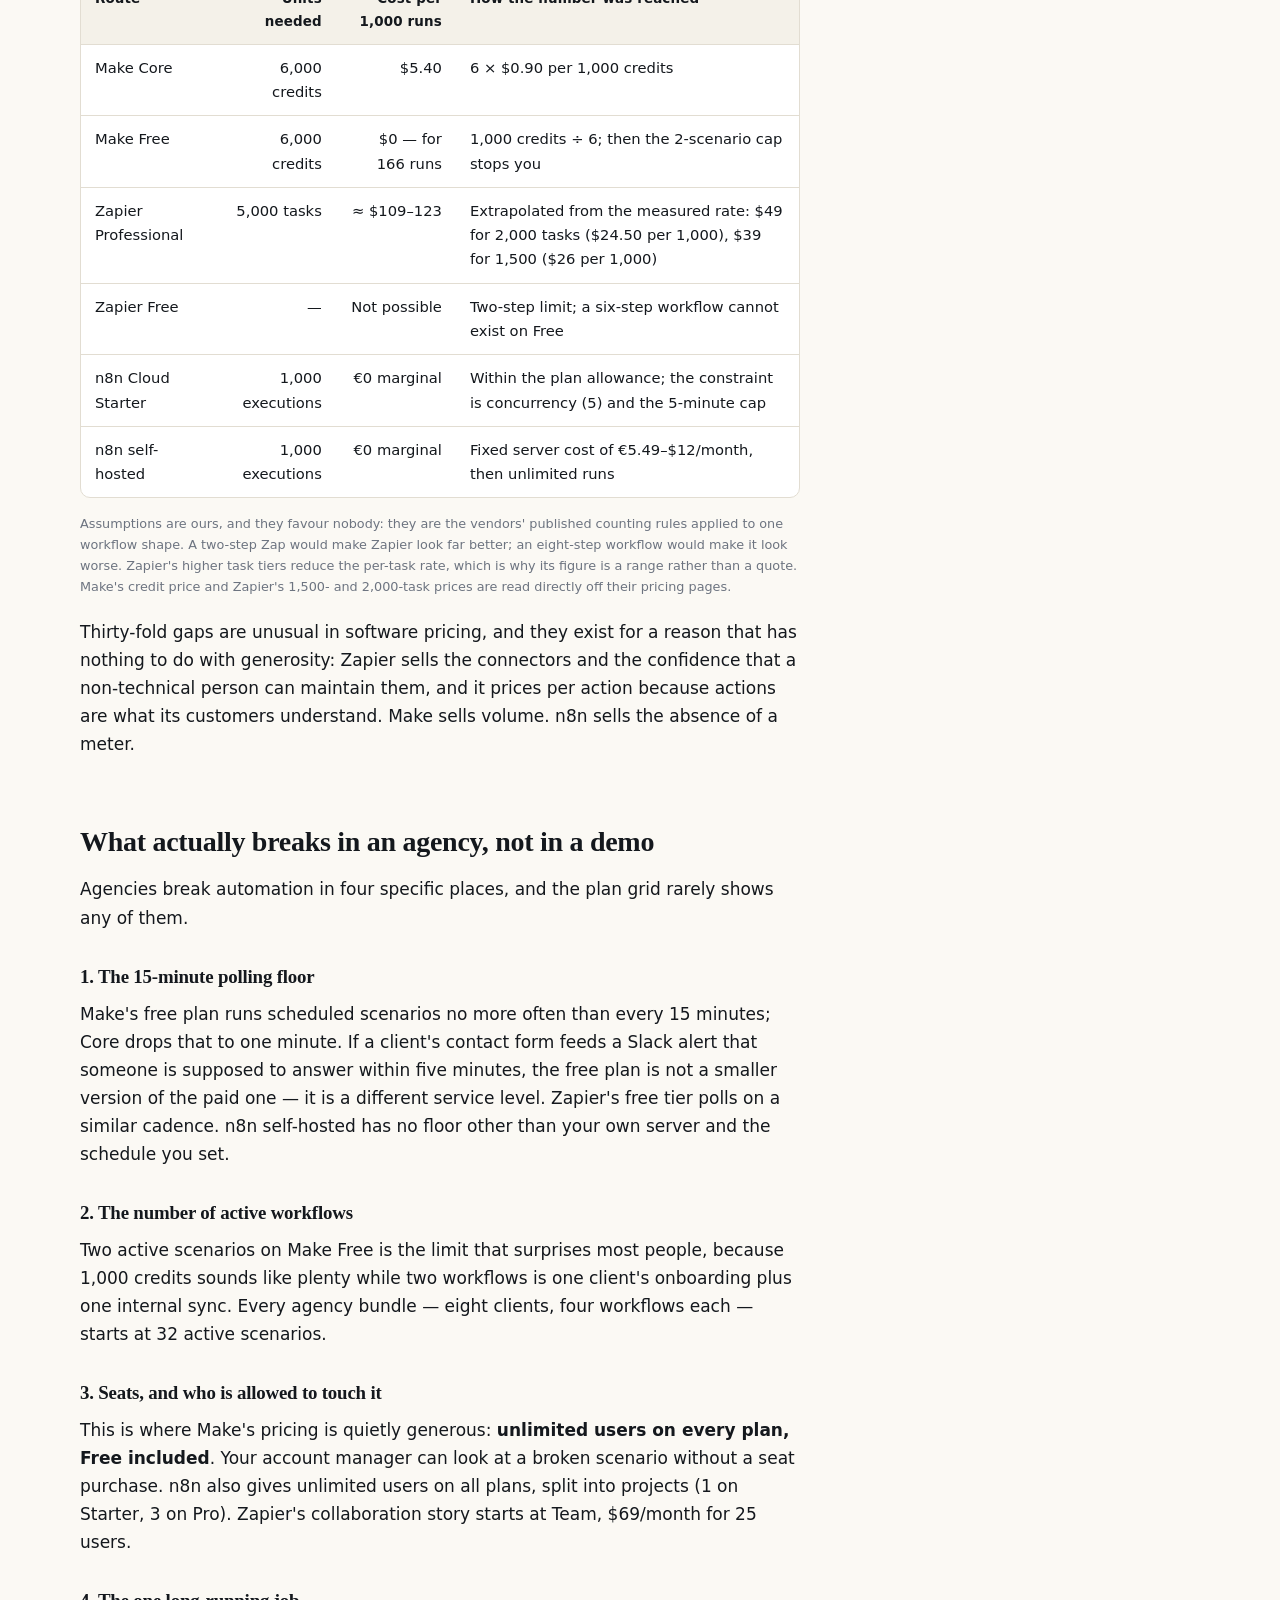
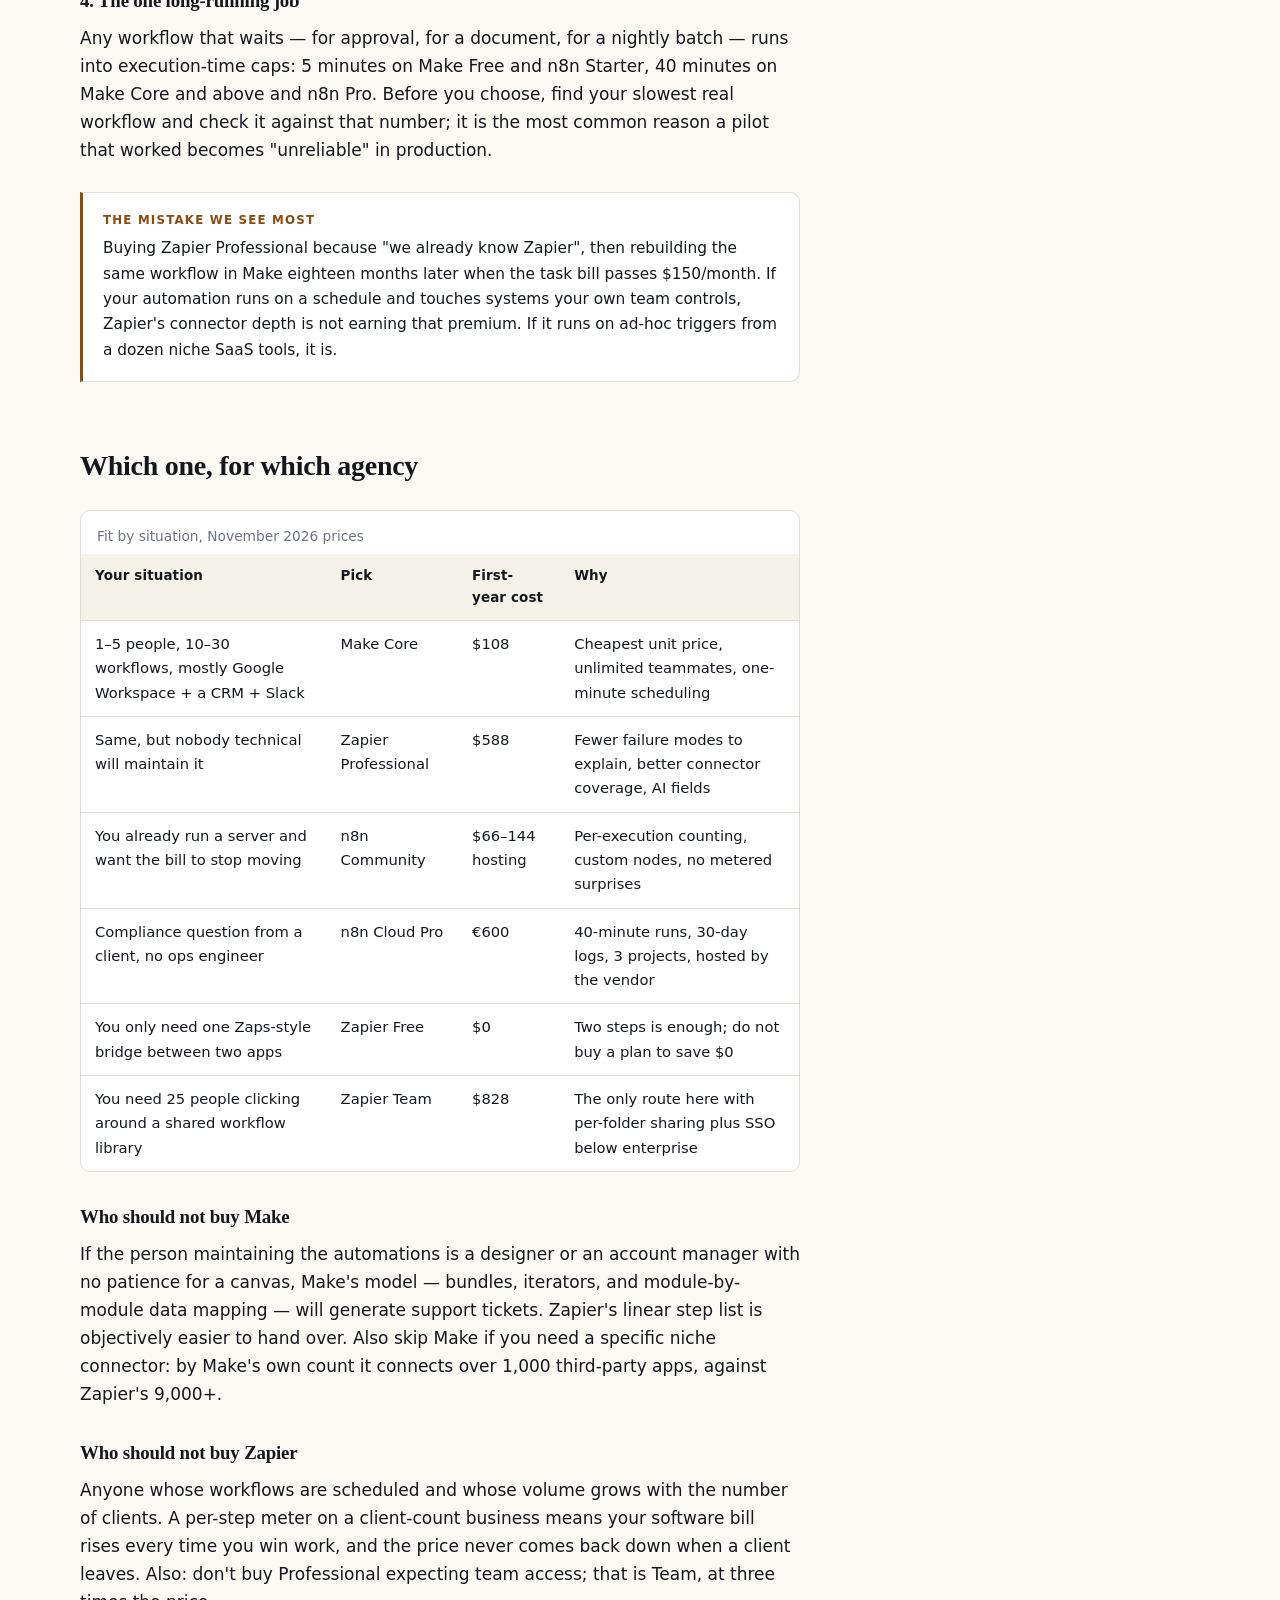
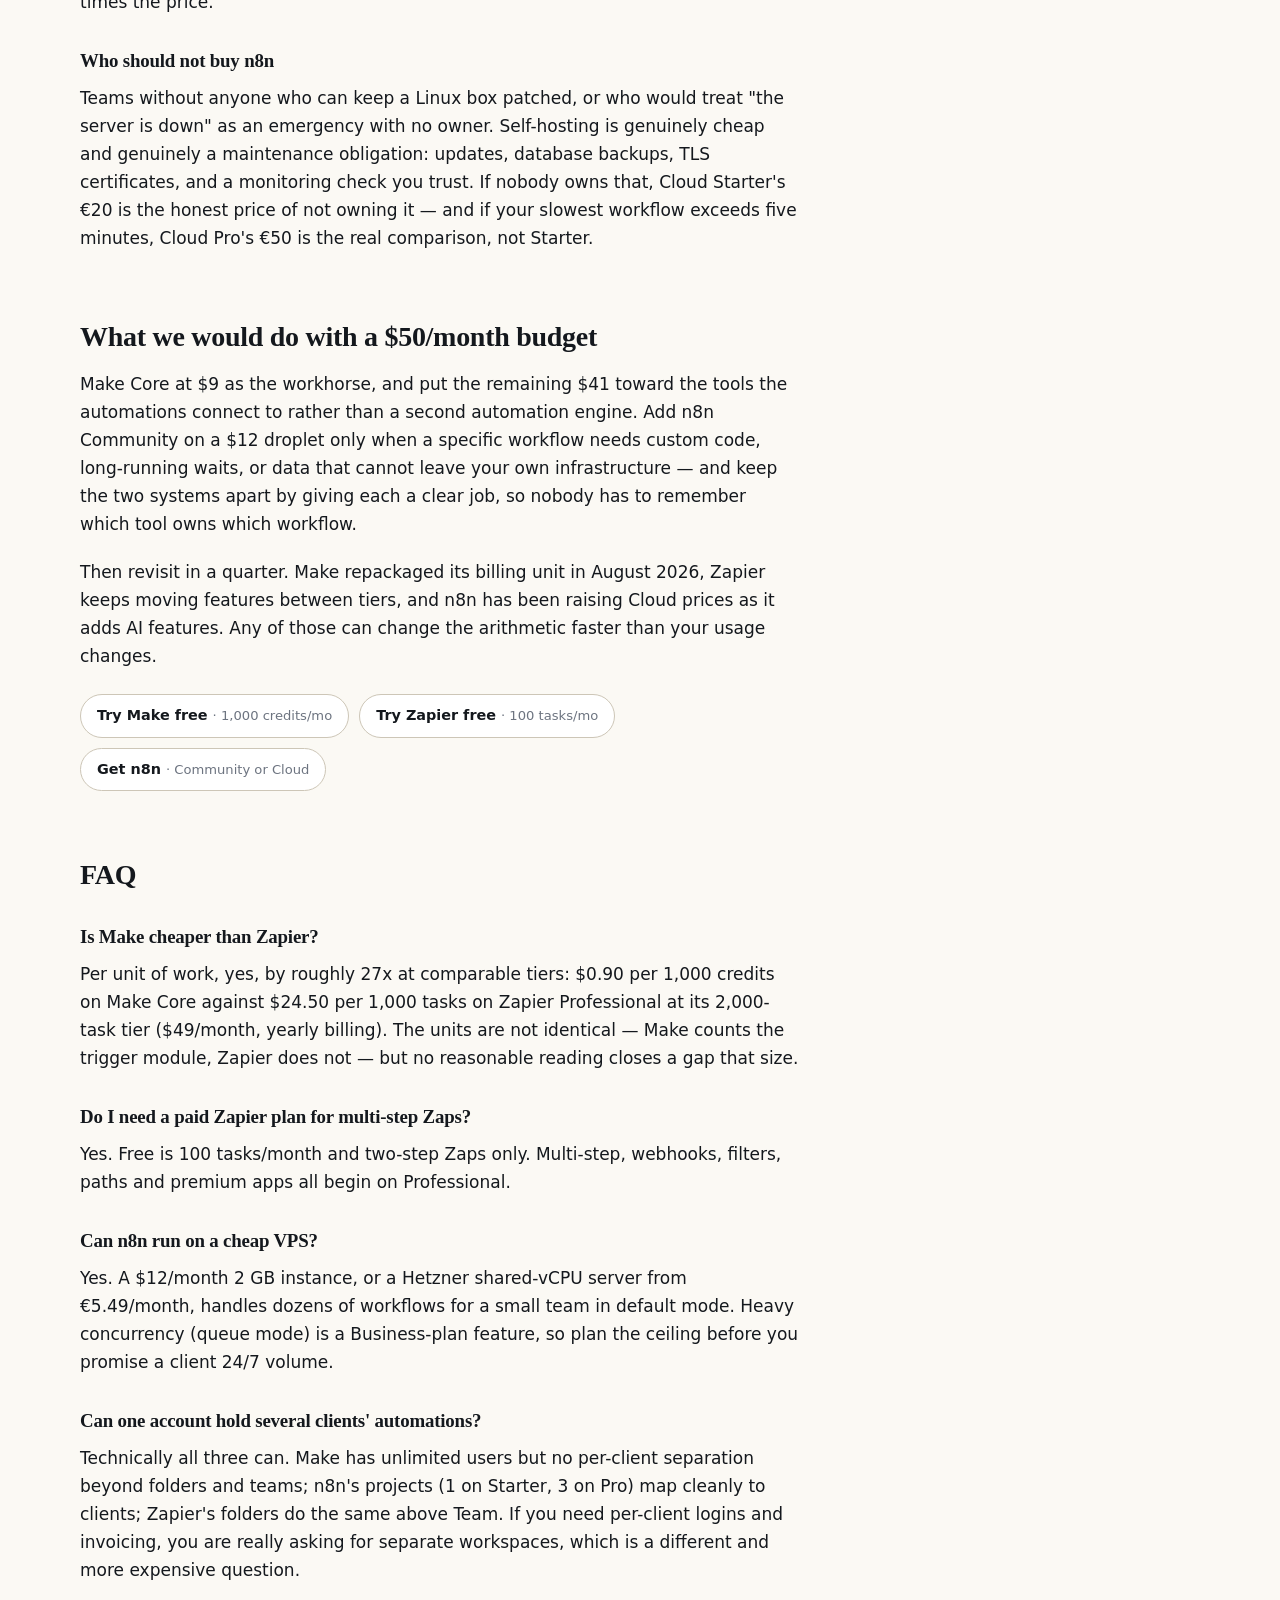
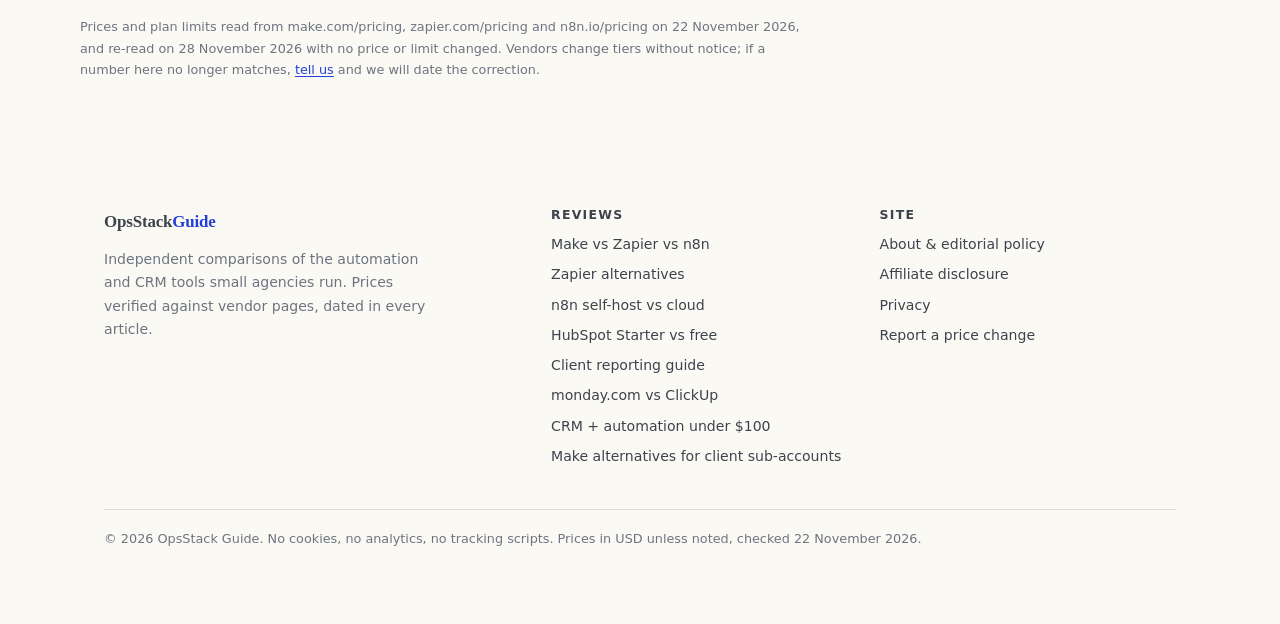
<file: make-vs-zapier-vs-n8n.html>
<!doctype html>
<html lang="en">
<head>
<meta charset="utf-8">
<meta name="viewport" content="width=device-width, initial-scale=1">
<title>Make vs Zapier vs n8n for a small agency (2026 price &amp; limit comparison)</title>
<meta name="description" content="Make charges credits, Zapier charges tasks, n8n charges executions. We priced the same 6-step workflow on all three, with the plan limits that stop agency work: active scenarios, polling intervals, execution time caps and seats.">
<link rel="canonical" href="https://whdgus1021-png.github.io/opsstack-guide/make-vs-zapier-vs-n8n.html">
<meta property="og:type" content="article">
<meta property="og:title" content="Make vs Zapier vs n8n for a small agency (2026)">
<meta property="og:description" content="The same 6-step workflow costs $5.40 per 1,000 runs on Make and $133 on Zapier's entry paid tier. Here is the arithmetic, and where it stops being the whole story.">
<meta property="og:url" content="https://whdgus1021-png.github.io/opsstack-guide/make-vs-zapier-vs-n8n.html">
<link rel="stylesheet" href="styles.css">
<link rel="icon" href="data:image/svg+xml,<svg xmlns='http://www.w3.org/2000/svg' viewBox='0 0 100 100'><rect width='100' height='100' rx='18' fill='%2314181d'/><text x='50' y='70' font-size='58' font-family='Georgia,serif' fill='%23fbf9f4' text-anchor='middle'>O</text></svg>">
<script type="application/ld+json">
{
  "@context": "https://schema.org",
  "@graph": [
    {
      "@type": "Article",
      "@id": "https://whdgus1021-png.github.io/opsstack-guide/make-vs-zapier-vs-n8n.html#article",
      "headline": "Make vs Zapier vs n8n for a small agency",
      "description": "Credit, task and execution pricing compared on the same six-step workflow, with the plan limits that decide the choice for agencies of three to fifty people.",
      "datePublished": "2026-11-22",
      "dateModified": "2026-11-22",
      "author": { "@type": "Organization", "name": "OpsStack Guide" },
      "publisher": { "@type": "Organization", "name": "OpsStack Guide" },
      "mainEntityOfPage": "https://whdgus1021-png.github.io/opsstack-guide/make-vs-zapier-vs-n8n.html"
    },
    {
      "@type": "FAQPage",
      "mainEntity": [
        {
          "@type": "Question",
          "name": "Is Make cheaper than Zapier?",
          "acceptedAnswer": {
            "@type": "Answer",
            "text": "Per unit of work, yes, by roughly 27x at comparable tiers. Make's Core plan is $9/month (annual billing) for 10,000 credits at $0.90 per 1,000 credits; Zapier's Professional plan costs $49/month (yearly billing) for 2,000 tasks, $24.50 per 1,000 tasks. Make counts every module including the trigger while Zapier counts action steps, but no reasonable reading closes a gap that size."
          }
        },
        {
          "@type": "Question",
          "name": "Do I need a paid Zapier plan for multi-step Zaps?",
          "acceptedAnswer": {
            "@type": "Answer",
            "text": "Yes. Free is 100 tasks/month and two-step Zaps only. Multi-step, webhooks, filters, paths and premium apps all begin on Professional, where the floor is $19.99/month for 100 tasks and 2,000 tasks costs $49/month with yearly billing."
          }
        },
        {
          "@type": "Question",
          "name": "Can n8n run on a cheap VPS?",
          "acceptedAnswer": {
            "@type": "Answer",
            "text": "Yes. The Community Edition is the same workflow engine self-hosted, and its requirements are modest. A 2 GB / 1 vCPU instance at $12/month on DigitalOcean, or a Hetzner shared-vCPU server from €5.49/month excl. VAT, is enough for a five-person team running dozens of workflows, as long as everything runs in the default mode. Queue mode for heavy concurrency is a paid Business feature."
          }
        },
        {
          "@type": "Question",
          "name": "Can a small agency run several clients' automations in one account?",
          "acceptedAnswer": {
            "@type": "Answer",
            "text": "Make allows unlimited users on every plan including Free, so a whole team can share one paid workspace, but there is no per-client billing split. n8n gives every plan unlimited users and separates work into projects: 1 on Starter, 3 on Pro. Zapier's cheaper plans are effectively single-user and Team at $69/month includes 25 users with shared folders."
          }
        }
      ]
    }
  ]
}
</script>
</head>
<body>
<a class="skip" href="#main">Skip to content</a>

<header class="site-header">
  <div class="wrap">
    <a class="brand" href="./">OpsStack<span>Guide</span></a>
    <nav class="nav" aria-label="Main">
      <a href="index.html#reviews">Reviews</a>
      <a href="index.html#method">How we check</a>
      <a href="about.html">About</a>
      <a href="affiliate-disclosure.html">Disclosure</a>
    </nav>
  </div>
</header>

<main id="main">

  <div class="article-head">
    <div class="wrap">
      <p class="eyebrow">Comparison · Automation</p>
      <h1>Make vs Zapier vs n8n for a small agency</h1>
      <p class="dek">All three run the same automation. Only one of them charges you per step, and that difference is worth more than every feature on the comparison grid.</p>
      <div class="article-meta">
        <span class="pill check">Prices checked 22 Nov 2026</span>
        <span>12 min read</span>
        <span>Make · Zapier · n8n</span>
      </div>
      <p class="disclosure">This article contains affiliate links. We may earn a commission if you subscribe through them, at no extra cost to you. It does not affect the order or the verdict — <a href="affiliate-disclosure.html">how we handle this</a>.</p>
    </div>
  </div>

  <div class="wrap layout">
    <article>

      <div class="verdict">
        <h2>The verdict in 60 seconds</h2>
        <p><strong>Choose Make</strong> if you want a visual builder, multi-step workflows and unlimited teammates on the cheapest real plan. At $9/month (annual) for 10,000 credits it is the best value in this table by a wide margin, and the free tier is generous enough to evaluate properly.</p>
        <p><strong>Choose Zapier</strong> if the work depends on a long tail of app connectors, or if a non-technical account manager has to maintain the Zaps. You are paying around 27x more per unit of work for that, so budget for it: 2,000 tasks a month is $49, and multi-step workflows need that paid plan.</p>
        <p><strong>Choose n8n</strong> if you can run a server and want the price to stop scaling with volume. Executions are counted per run, not per step, so an 8-step workflow costs the same as a 2-step one. Self-hosted Community Edition is free; Cloud is €20–50/month.</p>
      </div>

      <h2 id="models">Three tools, three billing units — and why it matters</h2>
      <p>The pricing pages look similar and are not. Make sells <strong>credits</strong>, and every module that runs inside a scenario burns at least one. Zapier sells <strong>tasks</strong>, and each successful action step burns one (the trigger itself does not). n8n sells <strong>executions</strong>, and one execution is one complete run of a workflow no matter how many nodes are inside it.</p>
      <p>That last one is the structural difference. Suppose your client-onboarding workflow has six steps: a form submission, a CRM record, a project in your PM tool, a Slack message, a Drive folder, and an invoice draft.</p>
      <div class="table-scroll">
        <table>
          <caption>Units consumed by one run of the same 6-step workflow</caption>
          <thead>
            <tr><th>Tool</th><th class="num">Units per run</th><th>What gets counted</th></tr>
          </thead>
          <tbody>
            <tr><td>Make</td><td class="num">6 credits</td><td>Every module that executes, trigger included</td></tr>
            <tr><td>Zapier</td><td class="num">5–6 tasks</td><td>Each successful action; the trigger is free</td></tr>
            <tr><td>n8n</td><td class="num">1 execution</td><td>The whole run, regardless of node count</td></tr>
          </tbody>
        </table>
      </div>
      <p class="tnote">Counting rules are the vendors' own. Filters and paths that stop a run early consume fewer units on Make and Zapier; n8n still charges the execution once it starts.</p>
      <p>This is why "Zapier is the expensive one" is not a meme, and also why it is not the whole story: a two-step Zap and an eight-step Zap cost Zapier wildly different amounts, while n8n does not care. The more of your process you automate in one flow, the better n8n's model reads — and the worse Zapier's does.</p>

      <h2 id="prices">What each plan actually includes (November 2026)</h2>
      <h3>Make</h3>
      <p>Make switched its billing unit from "operations" to "credits" — its pricing FAQ dates the change to 27 August. The numbers below are the ones its pricing slider shows at the 10,000-credit level, with annual billing selected.</p>
      <div class="table-scroll">
        <table>
          <caption>Make plans at 10,000 credits/month, annual billing</caption>
          <thead>
            <tr><th>Plan</th><th class="num">Price</th><th class="num">Per 1,000 credits</th><th>What you get</th></tr>
          </thead>
          <tbody>
            <tr><td><strong>Free</strong></td><td class="num">$0</td><td class="num">—</td><td>1,000 credits/mo, <strong>2 active scenarios</strong>, 15-minute minimum interval, 5-minute max run, 5 MB files, 512 MB transfer, 7-day logs</td></tr>
            <tr><td><strong>Core</strong></td><td class="num">$9</td><td class="num">$0.90</td><td>Unlimited active scenarios, scheduling down to 1 minute, 40-minute max run, 100 MB files, API access (60 calls/min), 30-day logs, <strong>unlimited users</strong></td></tr>
            <tr><td><strong>Pro</strong></td><td class="num">$16</td><td class="num">$1.60</td><td>Everything in Core plus priority execution, custom variables, full-text log search, 250 MB files, 120 calls/min</td></tr>
            <tr><td><strong>Teams</strong></td><td class="num">$29</td><td class="num">$2.90</td><td>Everything in Pro plus team roles, shared scenario templates, 500 MB files, 3 event subscriptions, 240 calls/min</td></tr>
            <tr><td><strong>Enterprise</strong></td><td class="num">Custom</td><td class="num">—</td><td>SSO, audit logs, on-prem agent, overage protection, 1 GB files</td></tr>
          </tbody>
        </table>
      </div>
      <p class="tnote">Source: make.com/pricing, annual billing, 10,000-credit slider position, read 22 November 2026. Monthly billing is about 15% higher. Credits expire at the end of the term.</p>
      <p>Read that price-per-credit column again, because it runs the wrong way: <strong>the more expensive plans cost more per credit</strong>. Core is $0.90 per 1,000; Pro is $1.60; Teams is $2.90. At the same 10,000 credits you are paying 78% more for Pro, and what you get is not volume — it is priority execution, full-text log search, custom variables, larger files and a higher API rate. If your only problem is "we run out of credits", the fix is not to upgrade to Pro; it is to buy more credits on Core.</p>

      <h3>Zapier</h3>
      <div class="table-scroll">
        <table>
          <caption>Zapier plans, annual billing</caption>
          <thead>
            <tr><th>Plan</th><th class="num">From</th><th>What you get</th></tr>
          </thead>
          <tbody>
            <tr><td><strong>Free</strong></td><td class="num">$0</td><td>100 tasks/mo, unlimited Zaps, Tables and Forms, <strong>two-step Zaps only</strong>, basic AI access</td></tr>
            <tr><td><strong>Professional</strong></td><td class="num">$19.99–49</td><td>Multi-step Zaps, every premium app, webhooks, filters and paths, AI fields, email support. $19.99 is the floor at 100 tasks/month; <strong>2,000 tasks/month is $49</strong></td></tr>
            <tr><td><strong>Team</strong></td><td class="num">$69</td><td>2,000 tasks plus everything in Pro, <strong>25 users</strong>, shared Zaps and folders, shared connections, SAML SSO, priority support</td></tr>
            <tr><td><strong>Enterprise</strong></td><td class="num">Custom</td><td>Unlimited users, advanced admin controls, SCIM, custom retention, annual task limits</td></tr>
          </tbody>
        </table>
      </div>
      <p class="tnote">Source: zapier.com/pricing with yearly billing selected, task slider read at 100 / 1,500 / 2,000 tasks, 22 November 2026. The slider continues to 5K, 10K, 100K, 1M and 2M tasks, and the per-task rate falls as the tier rises. If a plan runs out of tasks, Zapier switches the account to pay-as-you-go unless you turn that off.</p>
      <p>Two limits decide most agency decisions here. First, <strong>two-step Zaps on Free</strong> means the free tier cannot do onboarding, reporting or invoicing workflows at all — those need at least four steps. Second, users: Professional's card lists no user management at all — 25 users first appear on Team at $69/month. A three-person ops team that wants to see each other's Zaps is looking at $69 before it has automated anything.</p>

      <h3>n8n</h3>
      <div class="table-scroll">
        <table>
          <caption>n8n plans, annual billing (EUR)</caption>
          <thead>
            <tr><th>Plan</th><th class="num">Price</th><th>The limits that shape the work</th></tr>
          </thead>
          <tbody>
            <tr><td><strong>Community</strong> (self-hosted)</td><td class="num">$0 licence</td><td>Full workflow engine, custom nodes, bash, Git-friendly JSON. You own hosting, updates, backups and TLS. Internal business use only under the Sustainable Use licence</td></tr>
            <tr><td><strong>Starter</strong></td><td class="num">€20</td><td>1 shared project, 5 concurrent executions, 2.5k saved executions, 7-day log retention, <strong>5-minute max execution time</strong>, 1 assistant credit pool of 1,600/mo</td></tr>
            <tr><td><strong>Pro</strong></td><td class="num">€50</td><td>3 shared projects, 20–50 concurrent executions, 25k saved executions, 30-day retention, <strong>40-minute max execution</strong>, admin roles, workflow history, insights</td></tr>
            <tr><td><strong>Business</strong></td><td class="num">€667</td><td>6 projects, SSO/LDAP, Git-based version control, multiple environments, queue mode scaling, 30-day insights</td></tr>
            <tr><td><strong>Enterprise</strong></td><td class="num">Custom</td><td>Unlimited projects, 200+ concurrent executions, external secret store, log streaming, 365-day insights, SLA</td></tr>
          </tbody>
        </table>
      </div>
      <p class="tnote">Source: n8n.io/pricing, read 22 November 2026. All plans include unlimited users and workflows.</p>
      <p>The 5-minute execution ceiling on Starter is the single most under-read number on n8n's page. It is fine for webhooks and CRM syncs. It is not fine for a workflow that pages through a few thousand rows of a client's export, or one that waits for a human to approve a proposal before continuing — those hit the wall mid-run and fail, and the failure looks like a bug in your workflow rather than a plan limit.</p>

      <h2 id="unit">The same workflow, priced three ways</h2>
      <p>Normalise to <strong>cost per 1,000 workflow runs</strong> of the six-step onboarding flow above, holding the assumptions still: 6 credits per run on Make, 5 tasks per run on Zapier (trigger free, one step short-circuited by a filter), 1 execution per run on n8n.</p>
      <div class="table-scroll">
        <table>
          <caption>Marginal cost of 1,000 runs of a 6-step workflow</caption>
          <thead>
            <tr><th>Route</th><th class="num">Units needed</th><th class="num">Cost per 1,000 runs</th><th>How the number was reached</th></tr>
          </thead>
          <tbody>
            <tr><td>Make Core</td><td class="num">6,000 credits</td><td class="num">$5.40</td><td>6 × $0.90 per 1,000 credits</td></tr>
            <tr><td>Make Free</td><td class="num">6,000 credits</td><td class="num">$0 — for 166 runs</td><td>1,000 credits ÷ 6; then the 2-scenario cap stops you</td></tr>
            <tr><td>Zapier Professional</td><td class="num">5,000 tasks</td><td class="num">≈ $109–123</td><td>Extrapolated from the measured rate: $49 for 2,000 tasks ($24.50 per 1,000), $39 for 1,500 ($26 per 1,000)</td></tr>
            <tr><td>Zapier Free</td><td class="num">—</td><td class="num">Not possible</td><td>Two-step limit; a six-step workflow cannot exist on Free</td></tr>
            <tr><td>n8n Cloud Starter</td><td class="num">1,000 executions</td><td class="num">€0 marginal</td><td>Within the plan allowance; the constraint is concurrency (5) and the 5-minute cap</td></tr>
            <tr><td>n8n self-hosted</td><td class="num">1,000 executions</td><td class="num">€0 marginal</td><td>Fixed server cost of €5.49–$12/month, then unlimited runs</td></tr>
          </tbody>
        </table>
      </div>
      <p class="tnote">Assumptions are ours, and they favour nobody: they are the vendors' published counting rules applied to one workflow shape. A two-step Zap would make Zapier look far better; an eight-step workflow would make it look worse. Zapier's higher task tiers reduce the per-task rate, which is why its figure is a range rather than a quote. Make's credit price and Zapier's 1,500- and 2,000-task prices are read directly off their pricing pages.</p>
      <p>Thirty-fold gaps are unusual in software pricing, and they exist for a reason that has nothing to do with generosity: Zapier sells the connectors and the confidence that a non-technical person can maintain them, and it prices per action because actions are what its customers understand. Make sells volume. n8n sells the absence of a meter.</p>

      <h2 id="agency">What actually breaks in an agency, not in a demo</h2>
      <p>Agencies break automation in four specific places, and the plan grid rarely shows any of them.</p>
      <h3>1. The 15-minute polling floor</h3>
      <p>Make's free plan runs scheduled scenarios no more often than every 15 minutes; Core drops that to one minute. If a client's contact form feeds a Slack alert that someone is supposed to answer within five minutes, the free plan is not a smaller version of the paid one — it is a different service level. Zapier's free tier polls on a similar cadence. n8n self-hosted has no floor other than your own server and the schedule you set.</p>
      <h3>2. The number of active workflows</h3>
      <p>Two active scenarios on Make Free is the limit that surprises most people, because 1,000 credits sounds like plenty while two workflows is one client's onboarding plus one internal sync. Every agency bundle — eight clients, four workflows each — starts at 32 active scenarios.</p>
      <h3>3. Seats, and who is allowed to touch it</h3>
      <p>This is where Make's pricing is quietly generous: <strong>unlimited users on every plan, Free included</strong>. Your account manager can look at a broken scenario without a seat purchase. n8n also gives unlimited users on all plans, split into projects (1 on Starter, 3 on Pro). Zapier's collaboration story starts at Team, $69/month for 25 users.</p>
      <h3>4. The one long-running job</h3>
      <p>Any workflow that waits — for approval, for a document, for a nightly batch — runs into execution-time caps: 5 minutes on Make Free and n8n Starter, 40 minutes on Make Core and above and n8n Pro. Before you choose, find your slowest real workflow and check it against that number; it is the most common reason a pilot that worked becomes "unreliable" in production.</p>

      <div class="callout warn">
        <span class="label">The mistake we see most</span>
        <p>Buying Zapier Professional because "we already know Zapier", then rebuilding the same workflow in Make eighteen months later when the task bill passes $150/month. If your automation runs on a schedule and touches systems your own team controls, Zapier's connector depth is not earning that premium. If it runs on ad-hoc triggers from a dozen niche SaaS tools, it is.</p>
      </div>

      <h2 id="pick">Which one, for which agency</h2>
      <div class="table-scroll">
        <table>
          <caption>Fit by situation, November 2026 prices</caption>
          <thead>
            <tr><th>Your situation</th><th>Pick</th><th>First-year cost</th><th>Why</th></tr>
          </thead>
          <tbody>
            <tr><td>1–5 people, 10–30 workflows, mostly Google Workspace + a CRM + Slack</td><td>Make Core</td><td>$108</td><td>Cheapest unit price, unlimited teammates, one-minute scheduling</td></tr>
            <tr><td>Same, but nobody technical will maintain it</td><td>Zapier Professional</td><td>$588</td><td>Fewer failure modes to explain, better connector coverage, AI fields</td></tr>
            <tr><td>You already run a server and want the bill to stop moving</td><td>n8n Community</td><td>$66–144 hosting</td><td>Per-execution counting, custom nodes, no metered surprises</td></tr>
            <tr><td>Compliance question from a client, no ops engineer</td><td>n8n Cloud Pro</td><td>€600</td><td>40-minute runs, 30-day logs, 3 projects, hosted by the vendor</td></tr>
            <tr><td>You only need one Zaps-style bridge between two apps</td><td>Zapier Free</td><td>$0</td><td>Two steps is enough; do not buy a plan to save $0</td></tr>
            <tr><td>You need 25 people clicking around a shared workflow library</td><td>Zapier Team</td><td>$828</td><td>The only route here with per-folder sharing plus SSO below enterprise</td></tr>
          </tbody>
        </table>
      </div>

      <h3>Who should not buy Make</h3>
      <p>If the person maintaining the automations is a designer or an account manager with no patience for a canvas, Make's model — bundles, iterators, and module-by-module data mapping — will generate support tickets. Zapier's linear step list is objectively easier to hand over. Also skip Make if you need a specific niche connector: by Make's own count it connects over 1,000 third-party apps, against Zapier's 9,000+.</p>

      <h3>Who should not buy Zapier</h3>
      <p>Anyone whose workflows are scheduled and whose volume grows with the number of clients. A per-step meter on a client-count business means your software bill rises every time you win work, and the price never comes back down when a client leaves. Also: don't buy Professional expecting team access; that is Team, at three times the price.</p>

      <h3>Who should not buy n8n</h3>
      <p>Teams without anyone who can keep a Linux box patched, or who would treat "the server is down" as an emergency with no owner. Self-hosting is genuinely cheap and genuinely a maintenance obligation: updates, database backups, TLS certificates, and a monitoring check you trust. If nobody owns that, Cloud Starter's €20 is the honest price of not owning it — and if your slowest workflow exceeds five minutes, Cloud Pro's €50 is the real comparison, not Starter.</p>

      <h2 id="do">What we would do with a $50/month budget</h2>
      <p>Make Core at $9 as the workhorse, and put the remaining $41 toward the tools the automations connect to rather than a second automation engine. Add n8n Community on a $12 droplet only when a specific workflow needs custom code, long-running waits, or data that cannot leave your own infrastructure — and keep the two systems apart by giving each a clear job, so nobody has to remember which tool owns which workflow.</p>
      <p>Then revisit in a quarter. Make repackaged its billing unit in August 2026, Zapier keeps moving features between tiers, and n8n has been raising Cloud prices as it adds AI features. Any of those can change the arithmetic faster than your usage changes.</p>

      <div class="cta-row">
        <a class="cta" href="https://www.make.com/en/register" rel="sponsored nofollow noopener" data-aff="make">Try Make free <span class="tag">· 1,000 credits/mo</span></a>
        <a class="cta" href="https://zapier.com/sign-up" rel="sponsored nofollow noopener" data-aff="zapier">Try Zapier free <span class="tag">· 100 tasks/mo</span></a>
        <a class="cta" href="https://n8n.io/" rel="sponsored nofollow noopener" data-aff="n8n">Get n8n <span class="tag">· Community or Cloud</span></a>
      </div>

      <h2 id="faq">FAQ</h2>
      <h3>Is Make cheaper than Zapier?</h3>
      <p>Per unit of work, yes, by roughly 27x at comparable tiers: $0.90 per 1,000 credits on Make Core against $24.50 per 1,000 tasks on Zapier Professional at its 2,000-task tier ($49/month, yearly billing). The units are not identical — Make counts the trigger module, Zapier does not — but no reasonable reading closes a gap that size.</p>
      <h3>Do I need a paid Zapier plan for multi-step Zaps?</h3>
      <p>Yes. Free is 100 tasks/month and two-step Zaps only. Multi-step, webhooks, filters, paths and premium apps all begin on Professional.</p>
      <h3>Can n8n run on a cheap VPS?</h3>
      <p>Yes. A $12/month 2 GB instance, or a Hetzner shared-vCPU server from €5.49/month, handles dozens of workflows for a small team in default mode. Heavy concurrency (queue mode) is a Business-plan feature, so plan the ceiling before you promise a client 24/7 volume.</p>
      <h3>Can one account hold several clients' automations?</h3>
      <p>Technically all three can. Make has unlimited users but no per-client separation beyond folders and teams; n8n's projects (1 on Starter, 3 on Pro) map cleanly to clients; Zapier's folders do the same above Team. If you need per-client logins and invoicing, you are really asking for separate workspaces, which is a different and more expensive question.</p>

      <p class="tnote" style="margin-top:2.5em">Prices and plan limits read from make.com/pricing, zapier.com/pricing and n8n.io/pricing on 22 November 2026, and re-read on 28 November 2026 with no price or limit changed. Vendors change tiers without notice; if a number here no longer matches, <a href="https://github.com/whdgus1021-png/opsstack-guide/issues">tell us</a> and we will date the correction.</p>

    </article>

    <aside class="toc" aria-label="On this page">
      <h2>On this page</h2>
      <ol>
        <li><a href="#models">Three billing units</a></li>
        <li><a href="#prices">What each plan includes</a></li>
        <li><a href="#unit">Cost of 1,000 runs</a></li>
        <li><a href="#agency">What breaks in an agency</a></li>
        <li><a href="#pick">Which one for you</a></li>
        <li><a href="#do">A $50/month stack</a></li>
        <li><a href="#faq">FAQ</a></li>
      </ol>
    </aside>
  </div>

</main>

<footer class="site-footer">
  <div class="wrap">
    <div class="footer-grid">
      <div>
        <a class="brand" href="./">OpsStack<span>Guide</span></a>
        <p style="max-width:340px;margin-top:12px">Independent comparisons of the automation and CRM tools small agencies run. Prices verified against vendor pages, dated in every article.</p>
      </div>
      <div>
        <h2>Reviews</h2>
        <ul>
          <li><a href="make-vs-zapier-vs-n8n.html">Make vs Zapier vs n8n</a></li>
          <li><a href="zapier-alternatives-task-limits.html">Zapier alternatives</a></li>
          <li><a href="n8n-self-host-vs-cloud.html">n8n self-host vs cloud</a></li>
          <li><a href="hubspot-starter-vs-free-crm.html">HubSpot Starter vs free</a></li>
          <li><a href="client-reporting-automation.html">Client reporting guide</a></li>
          <li><a href="monday-vs-clickup-client-tracking.html">monday.com vs ClickUp</a></li>
          <li><a href="best-crm-automation-stack-under-100.html">CRM + automation under $100</a></li>
          <li><a href="make-alternatives-client-sub-accounts.html">Make alternatives for client sub-accounts</a></li>
        </ul>
      </div>
      <div>
        <h2>Site</h2>
        <ul>
          <li><a href="about.html">About &amp; editorial policy</a></li>
          <li><a href="affiliate-disclosure.html">Affiliate disclosure</a></li>
          <li><a href="privacy.html">Privacy</a></li>
          <li><a href="https://github.com/whdgus1021-png/opsstack-guide/issues">Report a price change</a></li>
        </ul>
      </div>
    </div>
    <p class="copyright">© 2026 OpsStack Guide. No cookies, no analytics, no tracking scripts. Prices in USD unless noted, checked 22 November 2026.</p>
  </div>
</footer>

</body>
</html>
</file>
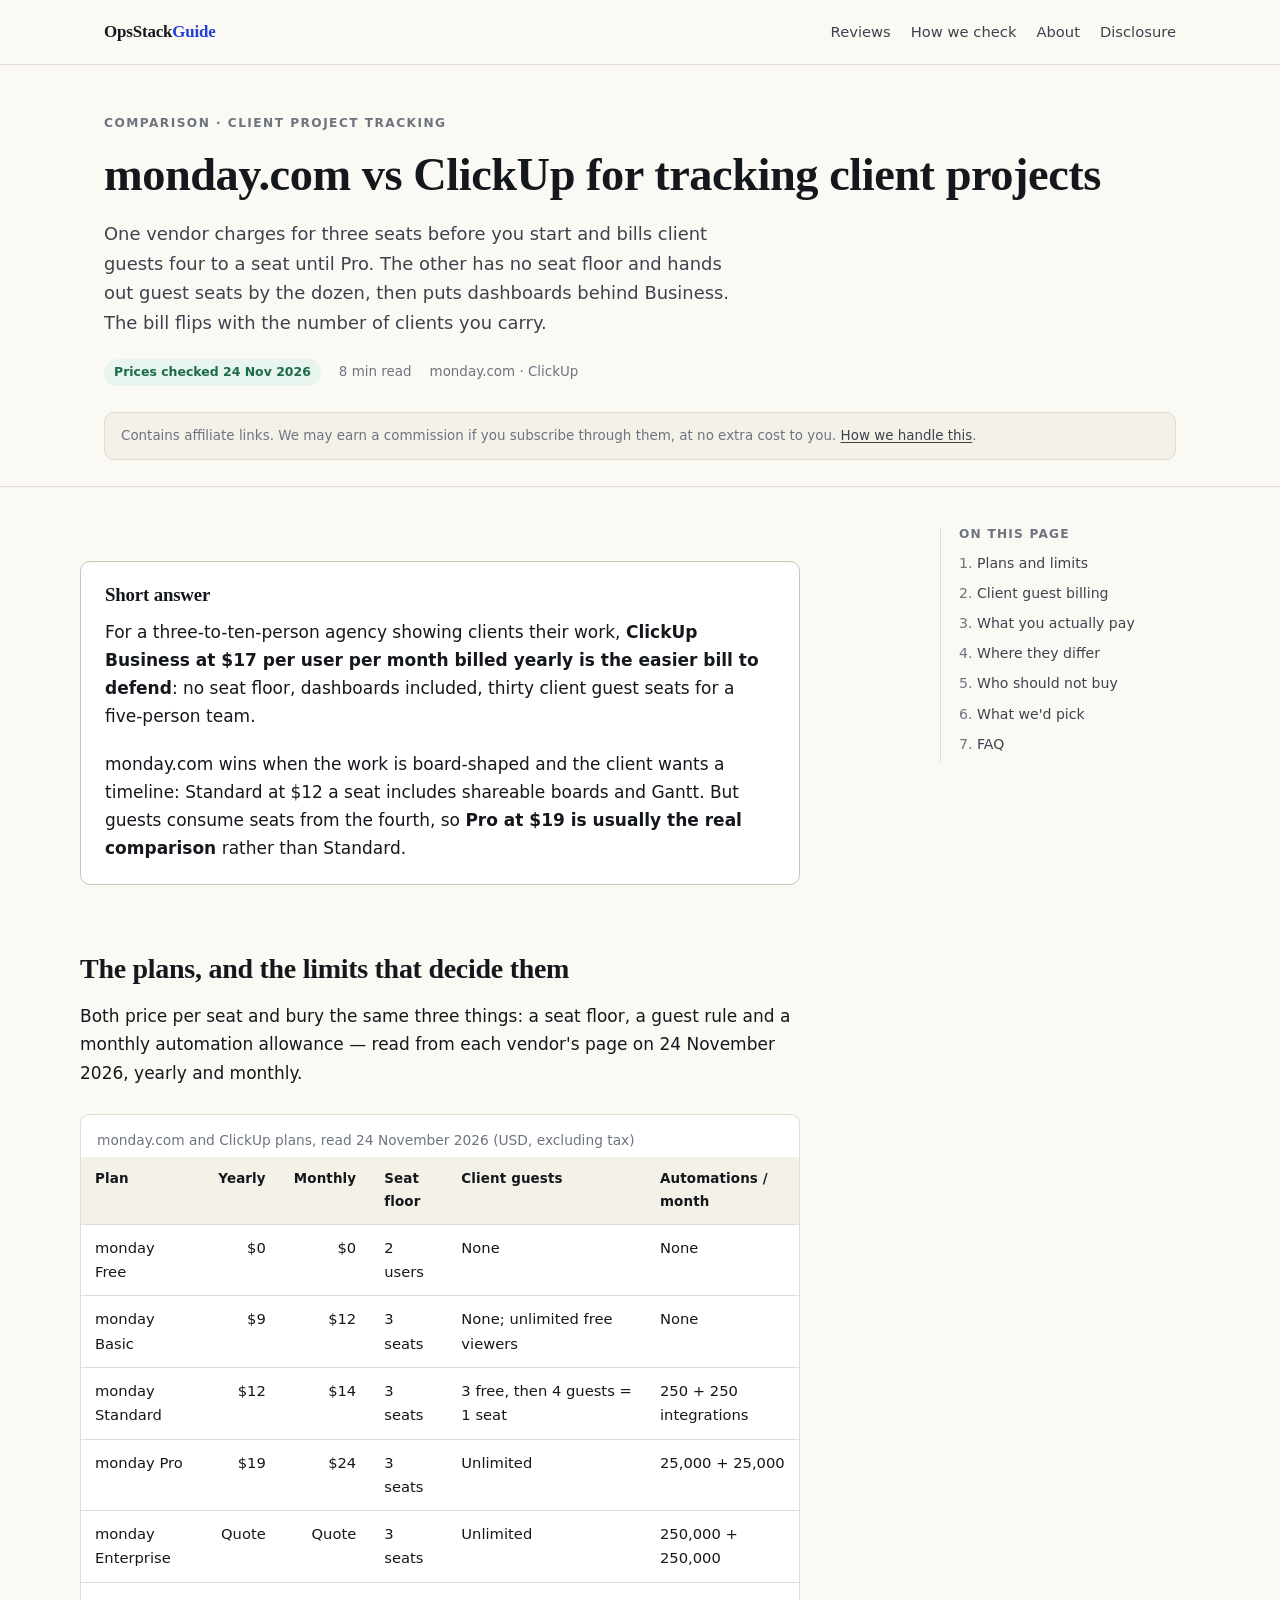
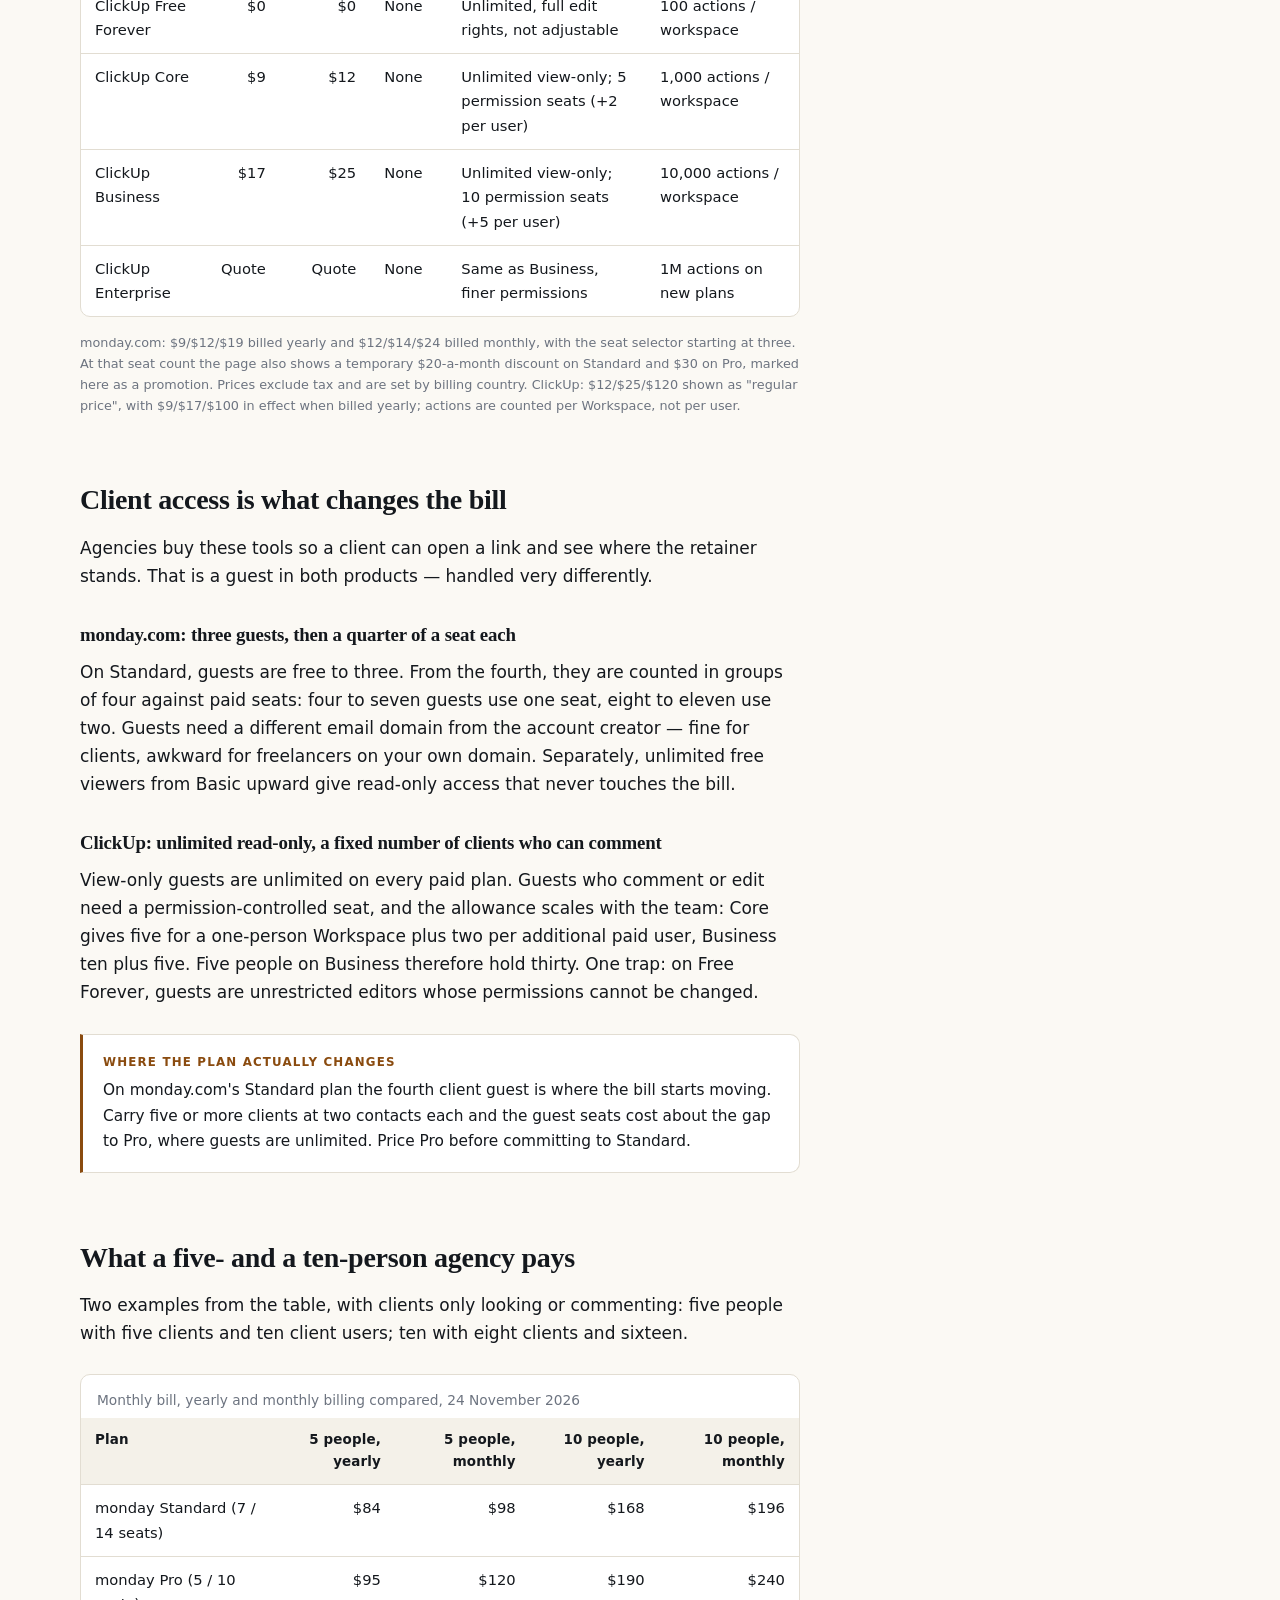
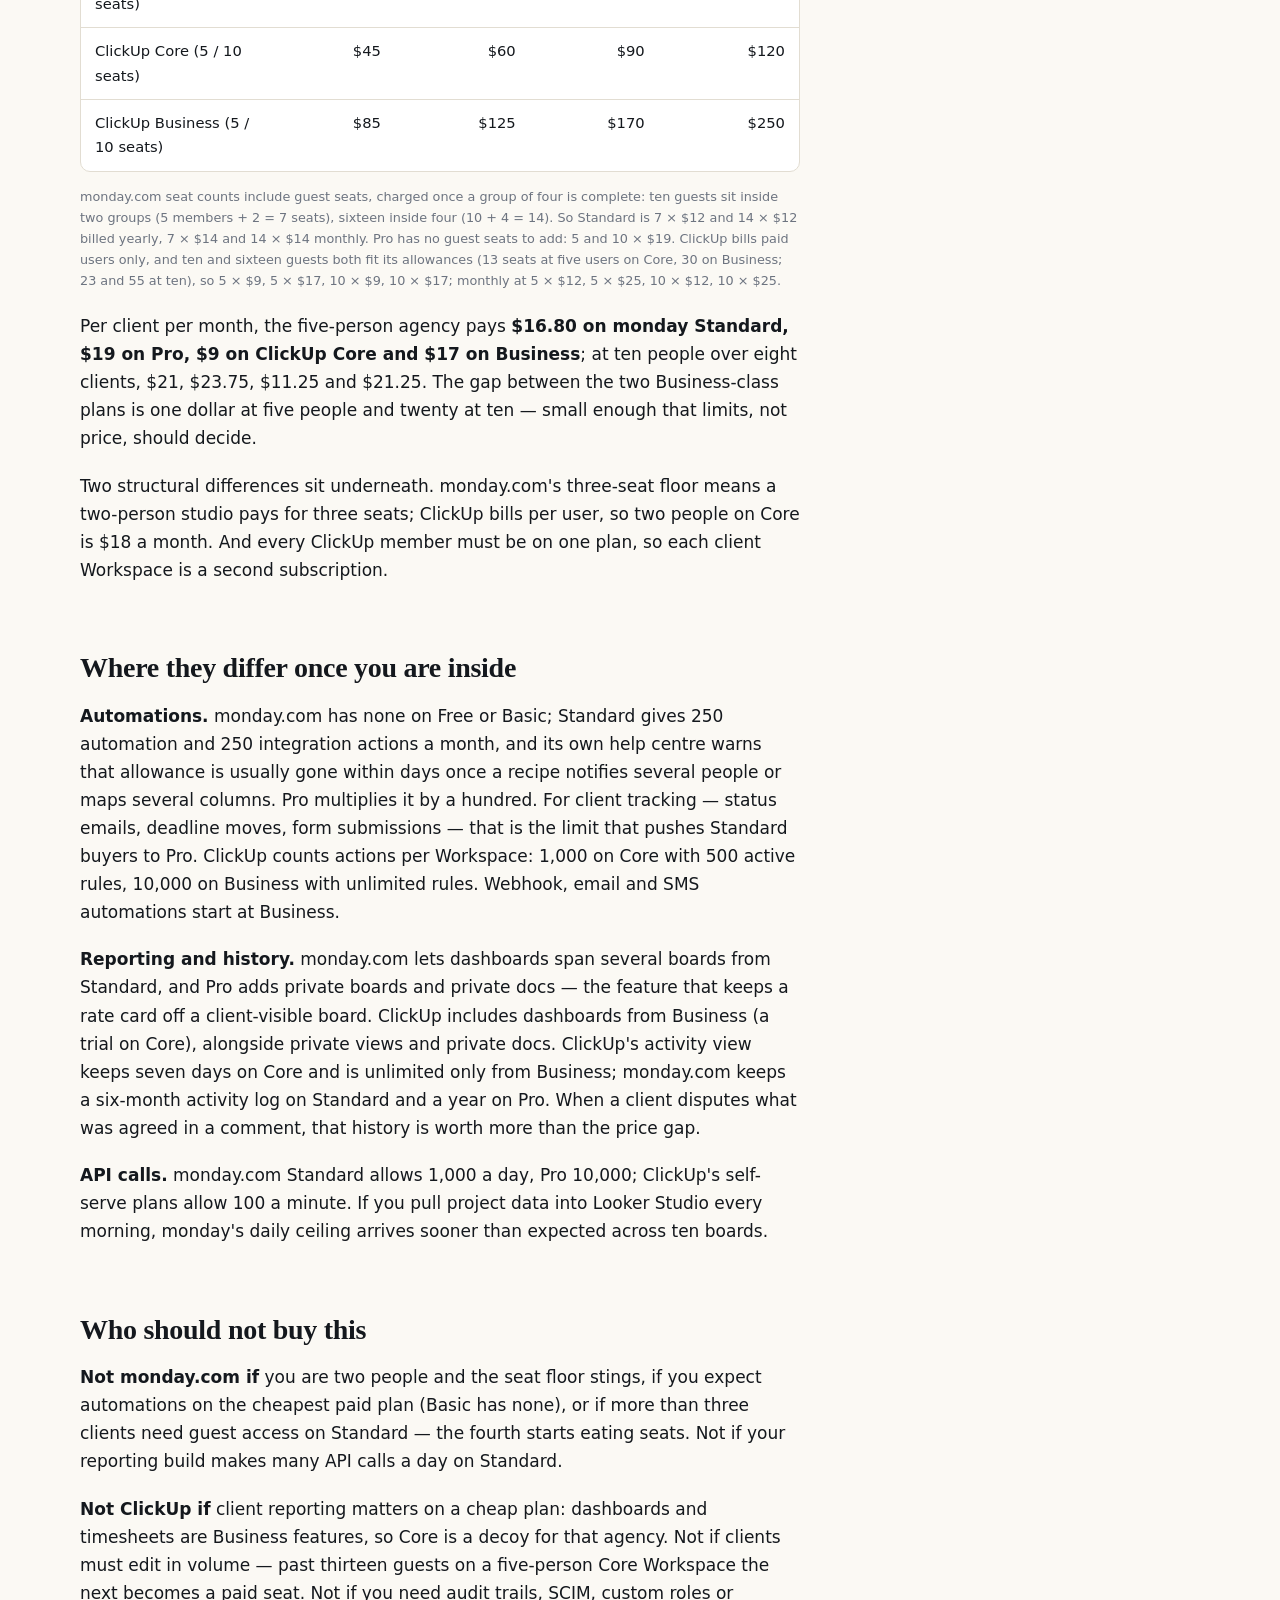
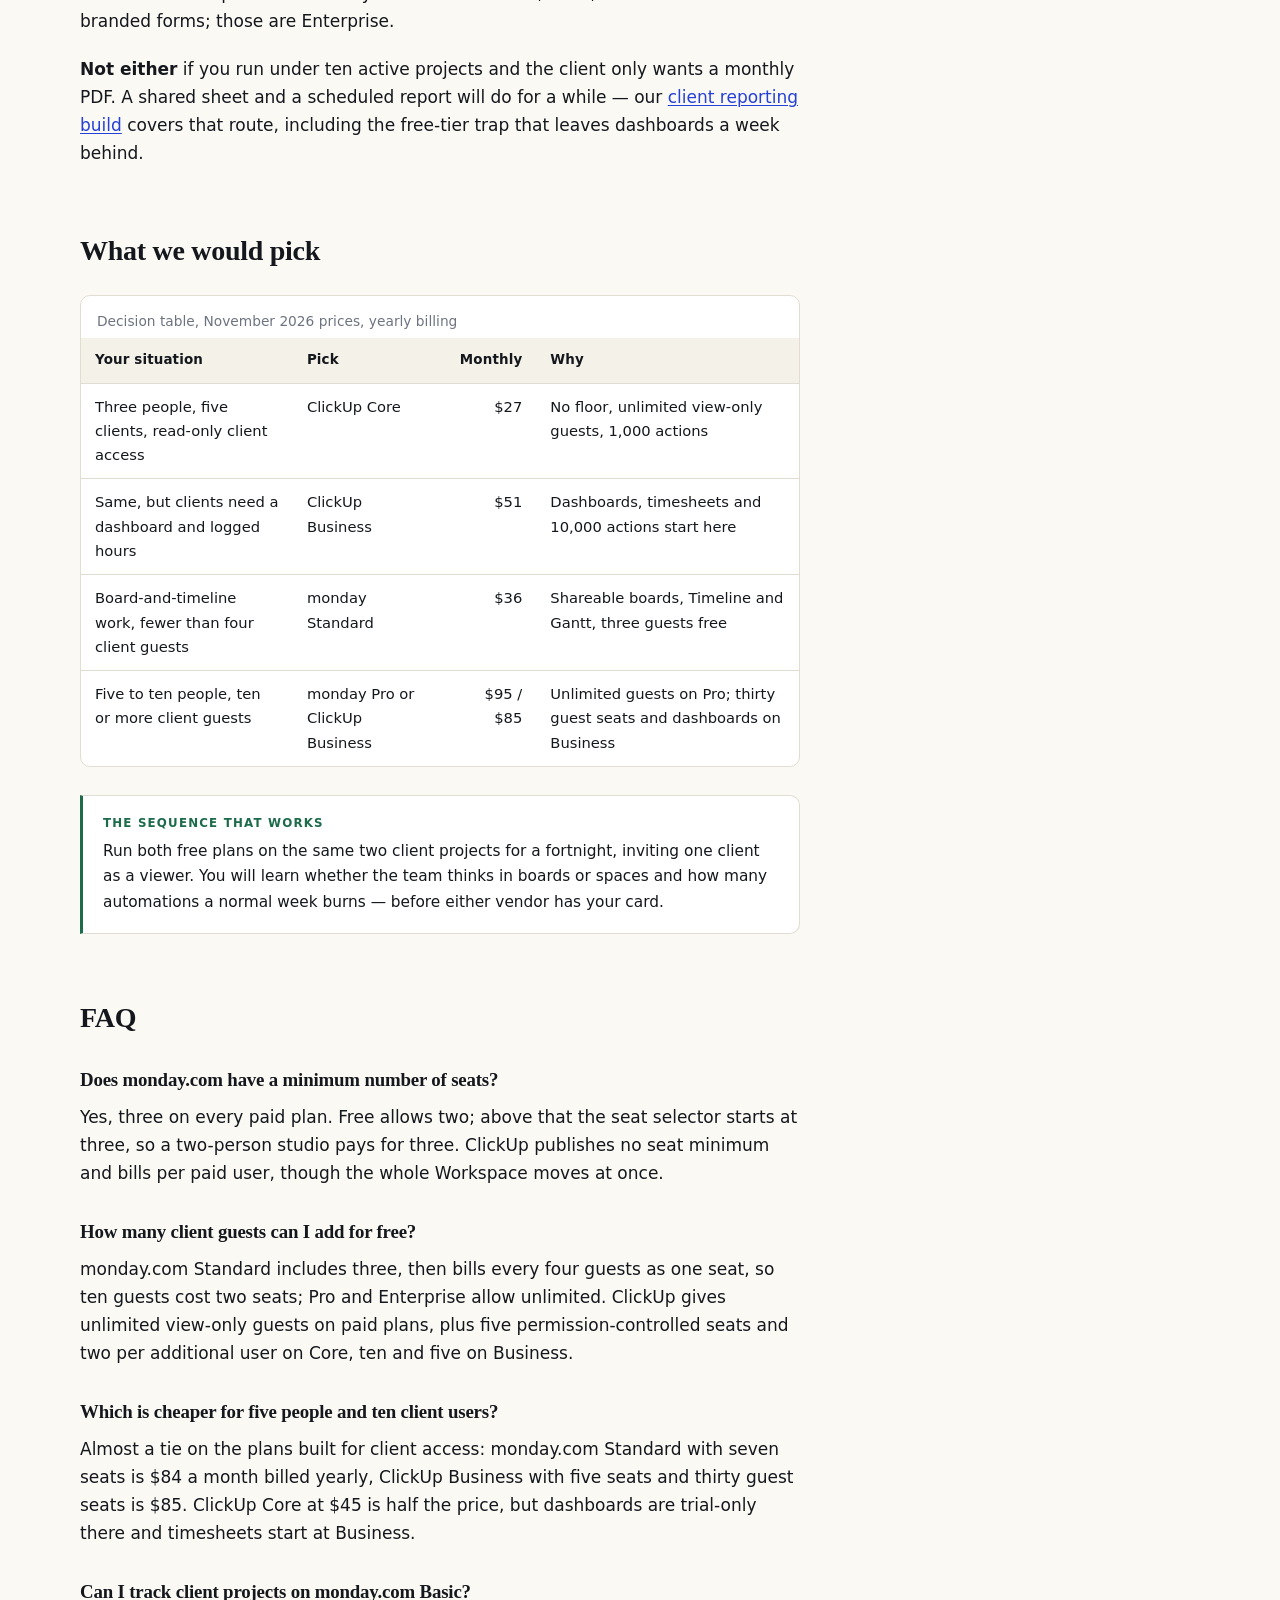
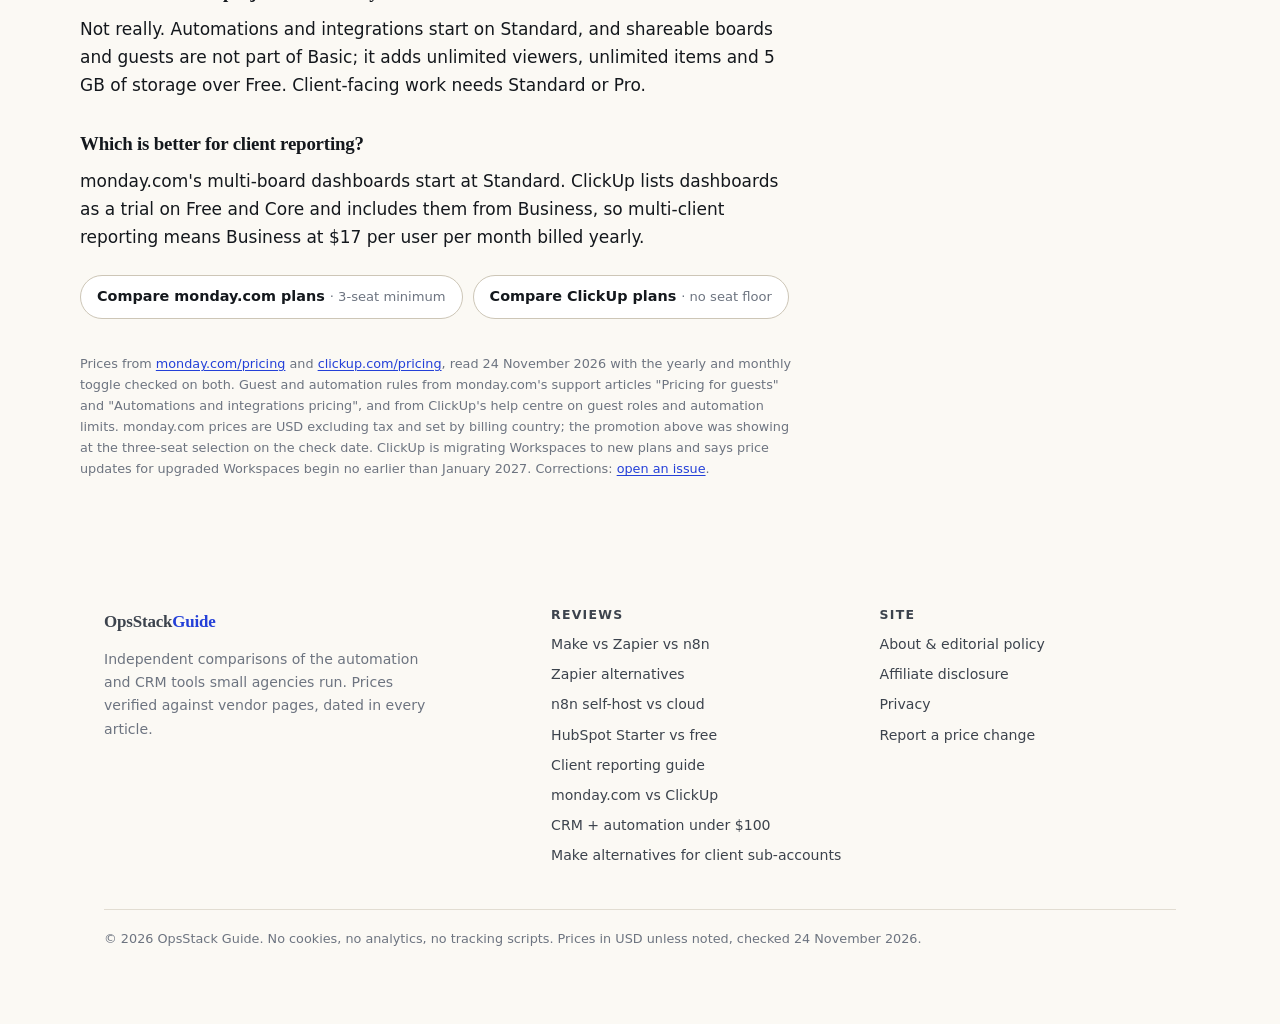
<file: monday-vs-clickup-client-tracking.html>
<!doctype html>
<html lang="en">
<head>
<meta charset="utf-8">
<meta name="viewport" content="width=device-width, initial-scale=1">
<title>monday.com vs ClickUp for client project tracking (2026)</title>
<meta name="description" content="Three seats minimum on monday.com, none on ClickUp, and client guests billed four to a seat. What 5- and 10-person agencies pay, checked 24 Nov 2026.">
<link rel="canonical" href="https://whdgus1021-png.github.io/opsstack-guide/monday-vs-clickup-client-tracking.html">
<meta property="og:type" content="article">
<meta property="og:title" content="monday.com vs ClickUp for tracking client projects">
<meta property="og:description" content="Three seats minimum on one side, none on the other, and client guests that cost nothing on one side and a quarter of a seat on the other.">
<meta property="og:url" content="https://whdgus1021-png.github.io/opsstack-guide/monday-vs-clickup-client-tracking.html">
<link rel="stylesheet" href="styles.css">
<link rel="icon" href="data:image/svg+xml,<svg xmlns='http://www.w3.org/2000/svg' viewBox='0 0 100 100'><rect width='100' height='100' rx='18' fill='%2314181d'/><text x='50' y='70' font-size='58' font-family='Georgia,serif' fill='%23fbf9f4' text-anchor='middle'>O</text></svg>">
<script type="application/ld+json">
{
  "@context": "https://schema.org",
  "@graph": [
    {
      "@type": "Article",
      "@id": "https://whdgus1021-png.github.io/opsstack-guide/monday-vs-clickup-client-tracking.html#article",
      "headline": "monday.com vs ClickUp for client project tracking",
      "description": "Seat minimums, client guest pricing and automation limits on monday.com and ClickUp, with worked monthly and yearly bills for 5- and 10-person agencies.",
      "datePublished": "2026-11-24",
      "dateModified": "2026-11-24",
      "author": { "@type": "Organization", "name": "OpsStack Guide" },
      "publisher": { "@type": "Organization", "name": "OpsStack Guide" },
      "mainEntityOfPage": "https://whdgus1021-png.github.io/opsstack-guide/monday-vs-clickup-client-tracking.html"
    },
    {
      "@type": "FAQPage",
      "mainEntity": [
        {
          "@type": "Question",
          "name": "Does monday.com have a minimum number of seats?",
          "acceptedAnswer": {
            "@type": "Answer",
            "text": "Yes, three on every paid plan. Free allows two users; above that the pricing page's seat selector starts at three, so a two-person studio pays the three-seat price. ClickUp publishes no seat minimum and bills per paid user, upgrading the whole Workspace at once."
          }
        },
        {
          "@type": "Question",
          "name": "How many client guests can I add for free?",
          "acceptedAnswer": {
            "@type": "Answer",
            "text": "On monday.com, Standard includes three guests free, then every four guests count as one billed seat, so ten guests cost two seats; Pro and Enterprise allow unlimited guests. On ClickUp, view-only guests are unlimited on paid plans, and permission-controlled guest seats are five plus two per additional paid user on Core, ten plus five on Business."
          }
        },
        {
          "@type": "Question",
          "name": "Which is cheaper for five people and ten client users?",
          "acceptedAnswer": {
            "@type": "Answer",
            "text": "Almost a tie on the plans built for client access. monday.com Standard with seven seats is $84 a month billed yearly; ClickUp Business with five seats and thirty guest seats is $85. ClickUp Core at $45 is half the price, but dashboards are trial-only and timesheets start at Business."
          }
        },
        {
          "@type": "Question",
          "name": "Can I track client projects on monday.com Basic?",
          "acceptedAnswer": {
            "@type": "Answer",
            "text": "Not really. Automations and integrations start on Standard, and shareable boards and guests are not part of Basic at all; it adds unlimited viewers, unlimited items and 5 GB of storage over Free. Any client-facing workflow needs Standard or Pro."
          }
        },
        {
          "@type": "Question",
          "name": "Which one is better for client reporting?",
          "acceptedAnswer": {
            "@type": "Answer",
            "text": "monday.com's multi-board dashboards start at Standard. ClickUp lists dashboards as a trial on Free and Core and includes them from Business, so a reporting view across several client projects means Business at $17 per user per month billed yearly."
          }
        }
      ]
    }
  ]
}
</script>
</head>
<body>
<a class="skip" href="#main">Skip to content</a>

<header class="site-header">
  <div class="wrap">
    <a class="brand" href="./">OpsStack<span>Guide</span></a>
    <nav class="nav" aria-label="Main">
      <a href="index.html#reviews">Reviews</a>
      <a href="index.html#method">How we check</a>
      <a href="about.html">About</a>
      <a href="affiliate-disclosure.html">Disclosure</a>
    </nav>
  </div>
</header>

<main id="main">

  <div class="article-head">
    <div class="wrap">
      <p class="eyebrow">Comparison · client project tracking</p>
      <h1>monday.com vs ClickUp for tracking client projects</h1>
      <p class="dek">One vendor charges for three seats before you start and bills client guests four to a seat until Pro. The other has no seat floor and hands out guest seats by the dozen, then puts dashboards behind Business. The bill flips with the number of clients you carry.</p>
      <div class="article-meta">
        <span class="pill check">Prices checked 24 Nov 2026</span>
        <span>8 min read</span>
        <span>monday.com · ClickUp</span>
      </div>
      <p class="disclosure">Contains affiliate links. We may earn a commission if you subscribe through them, at no extra cost to you. <a href="affiliate-disclosure.html">How we handle this</a>.</p>
    </div>
  </div>

  <div class="wrap layout">
    <article>

      <div class="verdict">
        <h3 style="margin-top:0">Short answer</h3>
        <p>For a three-to-ten-person agency showing clients their work, <strong>ClickUp Business at $17 per user per month billed yearly is the easier bill to defend</strong>: no seat floor, dashboards included, thirty client guest seats for a five-person team.</p>
        <p>monday.com wins when the work is board-shaped and the client wants a timeline: Standard at $12 a seat includes shareable boards and Gantt. But guests consume seats from the fourth, so <strong>Pro at $19 is usually the real comparison</strong> rather than Standard.</p>
      </div>

      <h2 id="plans">The plans, and the limits that decide them</h2>
      <p>Both price per seat and bury the same three things: a seat floor, a guest rule and a monthly automation allowance — read from each vendor's page on 24 November 2026, yearly and monthly.</p>
      <div class="table-scroll">
        <table>
          <caption>monday.com and ClickUp plans, read 24 November 2026 (USD, excluding tax)</caption>
          <thead>
            <tr><th>Plan</th><th class="num">Yearly</th><th class="num">Monthly</th><th>Seat floor</th><th>Client guests</th><th>Automations / month</th></tr>
          </thead>
          <tbody>
            <tr><td>monday Free</td><td class="num">$0</td><td class="num">$0</td><td>2 users</td><td>None</td><td>None</td></tr>
            <tr><td>monday Basic</td><td class="num">$9</td><td class="num">$12</td><td>3 seats</td><td>None; unlimited free viewers</td><td>None</td></tr>
            <tr><td>monday Standard</td><td class="num">$12</td><td class="num">$14</td><td>3 seats</td><td>3 free, then 4 guests = 1 seat</td><td>250 + 250 integrations</td></tr>
            <tr><td>monday Pro</td><td class="num">$19</td><td class="num">$24</td><td>3 seats</td><td>Unlimited</td><td>25,000 + 25,000</td></tr>
            <tr><td>monday Enterprise</td><td class="num">Quote</td><td class="num">Quote</td><td>3 seats</td><td>Unlimited</td><td>250,000 + 250,000</td></tr>
            <tr><td>ClickUp Free Forever</td><td class="num">$0</td><td class="num">$0</td><td>None</td><td>Unlimited, full edit rights, not adjustable</td><td>100 actions / workspace</td></tr>
            <tr><td>ClickUp Core</td><td class="num">$9</td><td class="num">$12</td><td>None</td><td>Unlimited view-only; 5 permission seats (+2 per user)</td><td>1,000 actions / workspace</td></tr>
            <tr><td>ClickUp Business</td><td class="num">$17</td><td class="num">$25</td><td>None</td><td>Unlimited view-only; 10 permission seats (+5 per user)</td><td>10,000 actions / workspace</td></tr>
            <tr><td>ClickUp Enterprise</td><td class="num">Quote</td><td class="num">Quote</td><td>None</td><td>Same as Business, finer permissions</td><td>1M actions on new plans</td></tr>
          </tbody>
        </table>
      </div>
      <p class="tnote">monday.com: $9/$12/$19 billed yearly and $12/$14/$24 billed monthly, with the seat selector starting at three. At that seat count the page also shows a temporary $20-a-month discount on Standard and $30 on Pro, marked here as a promotion. Prices exclude tax and are set by billing country. ClickUp: $12/$25/$120 shown as "regular price", with $9/$17/$100 in effect when billed yearly; actions are counted per Workspace, not per user.</p>

      <h2 id="guests">Client access is what changes the bill</h2>
      <p>Agencies buy these tools so a client can open a link and see where the retainer stands. That is a guest in both products — handled very differently.</p>
      <h3>monday.com: three guests, then a quarter of a seat each</h3>
      <p>On Standard, guests are free to three. From the fourth, they are counted in groups of four against paid seats: four to seven guests use one seat, eight to eleven use two. Guests need a different email domain from the account creator — fine for clients, awkward for freelancers on your own domain. Separately, unlimited free viewers from Basic upward give read-only access that never touches the bill.</p>
      <h3>ClickUp: unlimited read-only, a fixed number of clients who can comment</h3>
      <p>View-only guests are unlimited on every paid plan. Guests who comment or edit need a permission-controlled seat, and the allowance scales with the team: Core gives five for a one-person Workspace plus two per additional paid user, Business ten plus five. Five people on Business therefore hold thirty. One trap: on Free Forever, guests are unrestricted editors whose permissions cannot be changed.</p>
      <div class="callout warn">
        <span class="label">Where the plan actually changes</span>
        <p>On monday.com's Standard plan the fourth client guest is where the bill starts moving. Carry five or more clients at two contacts each and the guest seats cost about the gap to Pro, where guests are unlimited. Price Pro before committing to Standard.</p>
      </div>

      <h2 id="cost">What a five- and a ten-person agency pays</h2>
      <p>Two examples from the table, with clients only looking or commenting: five people with five clients and ten client users; ten with eight clients and sixteen.</p>
      <div class="table-scroll">
        <table>
          <caption>Monthly bill, yearly and monthly billing compared, 24 November 2026</caption>
          <thead>
            <tr><th>Plan</th><th class="num">5 people, yearly</th><th class="num">5 people, monthly</th><th class="num">10 people, yearly</th><th class="num">10 people, monthly</th></tr>
          </thead>
          <tbody>
            <tr><td>monday Standard (7 / 14 seats)</td><td class="num">$84</td><td class="num">$98</td><td class="num">$168</td><td class="num">$196</td></tr>
            <tr><td>monday Pro (5 / 10 seats)</td><td class="num">$95</td><td class="num">$120</td><td class="num">$190</td><td class="num">$240</td></tr>
            <tr><td>ClickUp Core (5 / 10 seats)</td><td class="num">$45</td><td class="num">$60</td><td class="num">$90</td><td class="num">$120</td></tr>
            <tr><td>ClickUp Business (5 / 10 seats)</td><td class="num">$85</td><td class="num">$125</td><td class="num">$170</td><td class="num">$250</td></tr>
          </tbody>
        </table>
      </div>
      <p class="tnote">monday.com seat counts include guest seats, charged once a group of four is complete: ten guests sit inside two groups (5 members + 2 = 7 seats), sixteen inside four (10 + 4 = 14). So Standard is 7 × $12 and 14 × $12 billed yearly, 7 × $14 and 14 × $14 monthly. Pro has no guest seats to add: 5 and 10 × $19. ClickUp bills paid users only, and ten and sixteen guests both fit its allowances (13 seats at five users on Core, 30 on Business; 23 and 55 at ten), so 5 × $9, 5 × $17, 10 × $9, 10 × $17; monthly at 5 × $12, 5 × $25, 10 × $12, 10 × $25.</p>
      <p>Per client per month, the five-person agency pays <strong>$16.80 on monday Standard, $19 on Pro, $9 on ClickUp Core and $17 on Business</strong>; at ten people over eight clients, $21, $23.75, $11.25 and $21.25. The gap between the two Business-class plans is one dollar at five people and twenty at ten — small enough that limits, not price, should decide.</p>
      <p>Two structural differences sit underneath. monday.com's three-seat floor means a two-person studio pays for three seats; ClickUp bills per user, so two people on Core is $18 a month. And every ClickUp member must be on one plan, so each client Workspace is a second subscription.</p>

      <h2 id="diff">Where they differ once you are inside</h2>
      <p><strong>Automations.</strong> monday.com has none on Free or Basic; Standard gives 250 automation and 250 integration actions a month, and its own help centre warns that allowance is usually gone within days once a recipe notifies several people or maps several columns. Pro multiplies it by a hundred. For client tracking — status emails, deadline moves, form submissions — that is the limit that pushes Standard buyers to Pro. ClickUp counts actions per Workspace: 1,000 on Core with 500 active rules, 10,000 on Business with unlimited rules. Webhook, email and SMS automations start at Business.</p>
      <p><strong>Reporting and history.</strong> monday.com lets dashboards span several boards from Standard, and Pro adds private boards and private docs — the feature that keeps a rate card off a client-visible board. ClickUp includes dashboards from Business (a trial on Core), alongside private views and private docs. ClickUp's activity view keeps seven days on Core and is unlimited only from Business; monday.com keeps a six-month activity log on Standard and a year on Pro. When a client disputes what was agreed in a comment, that history is worth more than the price gap.</p>
      <p><strong>API calls.</strong> monday.com Standard allows 1,000 a day, Pro 10,000; ClickUp's self-serve plans allow 100 a minute. If you pull project data into Looker Studio every morning, monday's daily ceiling arrives sooner than expected across ten boards.</p>

      <h2 id="not">Who should not buy this</h2>
      <p><strong>Not monday.com if</strong> you are two people and the seat floor stings, if you expect automations on the cheapest paid plan (Basic has none), or if more than three clients need guest access on Standard — the fourth starts eating seats. Not if your reporting build makes many API calls a day on Standard.</p>
      <p><strong>Not ClickUp if</strong> client reporting matters on a cheap plan: dashboards and timesheets are Business features, so Core is a decoy for that agency. Not if clients must edit in volume — past thirteen guests on a five-person Core Workspace the next becomes a paid seat. Not if you need audit trails, SCIM, custom roles or branded forms; those are Enterprise.</p>
      <p><strong>Not either</strong> if you run under ten active projects and the client only wants a monthly PDF. A shared sheet and a scheduled report will do for a while — our <a href="client-reporting-automation.html">client reporting build</a> covers that route, including the free-tier trap that leaves dashboards a week behind.</p>

      <h2 id="pick">What we would pick</h2>
      <div class="table-scroll">
        <table>
          <caption>Decision table, November 2026 prices, yearly billing</caption>
          <thead>
            <tr><th>Your situation</th><th>Pick</th><th class="num">Monthly</th><th>Why</th></tr>
          </thead>
          <tbody>
            <tr><td>Three people, five clients, read-only client access</td><td>ClickUp Core</td><td class="num">$27</td><td>No floor, unlimited view-only guests, 1,000 actions</td></tr>
            <tr><td>Same, but clients need a dashboard and logged hours</td><td>ClickUp Business</td><td class="num">$51</td><td>Dashboards, timesheets and 10,000 actions start here</td></tr>
            <tr><td>Board-and-timeline work, fewer than four client guests</td><td>monday Standard</td><td class="num">$36</td><td>Shareable boards, Timeline and Gantt, three guests free</td></tr>
            <tr><td>Five to ten people, ten or more client guests</td><td>monday Pro or ClickUp Business</td><td class="num">$95 / $85</td><td>Unlimited guests on Pro; thirty guest seats and dashboards on Business</td></tr>
          </tbody>
        </table>
      </div>
      <div class="callout good">
        <span class="label">The sequence that works</span>
        <p>Run both free plans on the same two client projects for a fortnight, inviting one client as a viewer. You will learn whether the team thinks in boards or spaces and how many automations a normal week burns — before either vendor has your card.</p>
      </div>

      <h2 id="faq">FAQ</h2>
      <h3>Does monday.com have a minimum number of seats?</h3>
      <p>Yes, three on every paid plan. Free allows two; above that the seat selector starts at three, so a two-person studio pays for three. ClickUp publishes no seat minimum and bills per paid user, though the whole Workspace moves at once.</p>
      <h3>How many client guests can I add for free?</h3>
      <p>monday.com Standard includes three, then bills every four guests as one seat, so ten guests cost two seats; Pro and Enterprise allow unlimited. ClickUp gives unlimited view-only guests on paid plans, plus five permission-controlled seats and two per additional user on Core, ten and five on Business.</p>
      <h3>Which is cheaper for five people and ten client users?</h3>
      <p>Almost a tie on the plans built for client access: monday.com Standard with seven seats is $84 a month billed yearly, ClickUp Business with five seats and thirty guest seats is $85. ClickUp Core at $45 is half the price, but dashboards are trial-only there and timesheets start at Business.</p>
      <h3>Can I track client projects on monday.com Basic?</h3>
      <p>Not really. Automations and integrations start on Standard, and shareable boards and guests are not part of Basic; it adds unlimited viewers, unlimited items and 5 GB of storage over Free. Client-facing work needs Standard or Pro.</p>      <h3>Which is better for client reporting?</h3>
      <p>monday.com's multi-board dashboards start at Standard. ClickUp lists dashboards as a trial on Free and Core and includes them from Business, so multi-client reporting means Business at $17 per user per month billed yearly.</p>

      <div class="cta-row">
        <a class="cta" href="https://monday.com/pricing" rel="sponsored nofollow noopener" data-aff="monday">Compare monday.com plans <span class="tag">· 3-seat minimum</span></a>
        <a class="cta" href="https://clickup.com/pricing" rel="sponsored nofollow noopener" data-aff="clickup">Compare ClickUp plans <span class="tag">· no seat floor</span></a>
      </div>

      <p class="tnote" style="margin-top:2.5em">Prices from <a href="https://monday.com/pricing" rel="sponsored nofollow noopener" data-aff="monday">monday.com/pricing</a> and <a href="https://clickup.com/pricing" rel="sponsored nofollow noopener" data-aff="clickup">clickup.com/pricing</a>, read 24 November 2026 with the yearly and monthly toggle checked on both. Guest and automation rules from monday.com's support articles "Pricing for guests" and "Automations and integrations pricing", and from ClickUp's help centre on guest roles and automation limits. monday.com prices are USD excluding tax and set by billing country; the promotion above was showing at the three-seat selection on the check date. ClickUp is migrating Workspaces to new plans and says price updates for upgraded Workspaces begin no earlier than January 2027. Corrections: <a href="https://github.com/whdgus1021-png/opsstack-guide/issues">open an issue</a>.</p>

    </article>

    <aside class="toc" aria-label="On this page">
      <h2>On this page</h2>
      <ol>
        <li><a href="#plans">Plans and limits</a></li>
        <li><a href="#guests">Client guest billing</a></li>
        <li><a href="#cost">What you actually pay</a></li>
        <li><a href="#diff">Where they differ</a></li>
        <li><a href="#not">Who should not buy</a></li>
        <li><a href="#pick">What we'd pick</a></li>
        <li><a href="#faq">FAQ</a></li>
      </ol>
    </aside>
  </div>

</main>

<footer class="site-footer">
  <div class="wrap">
    <div class="footer-grid">
      <div>
        <a class="brand" href="./">OpsStack<span>Guide</span></a>
        <p style="max-width:340px;margin-top:12px">Independent comparisons of the automation and CRM tools small agencies run. Prices verified against vendor pages, dated in every article.</p>
      </div>
      <div>
        <h2>Reviews</h2>
        <ul>
          <li><a href="make-vs-zapier-vs-n8n.html">Make vs Zapier vs n8n</a></li>
          <li><a href="zapier-alternatives-task-limits.html">Zapier alternatives</a></li>
          <li><a href="n8n-self-host-vs-cloud.html">n8n self-host vs cloud</a></li>
          <li><a href="hubspot-starter-vs-free-crm.html">HubSpot Starter vs free</a></li>
          <li><a href="client-reporting-automation.html">Client reporting guide</a></li>
          <li><a href="monday-vs-clickup-client-tracking.html">monday.com vs ClickUp</a></li>
          <li><a href="best-crm-automation-stack-under-100.html">CRM + automation under $100</a></li>
          <li><a href="make-alternatives-client-sub-accounts.html">Make alternatives for client sub-accounts</a></li>
        </ul>
      </div>
      <div>
        <h2>Site</h2>
        <ul>
          <li><a href="about.html">About &amp; editorial policy</a></li>
          <li><a href="affiliate-disclosure.html">Affiliate disclosure</a></li>
          <li><a href="privacy.html">Privacy</a></li>
          <li><a href="https://github.com/whdgus1021-png/opsstack-guide/issues">Report a price change</a></li>
        </ul>
      </div>
    </div>
    <p class="copyright">© 2026 OpsStack Guide. No cookies, no analytics, no tracking scripts. Prices in USD unless noted, checked 24 November 2026.</p>
  </div>
</footer>

</body>
</html>
</file>
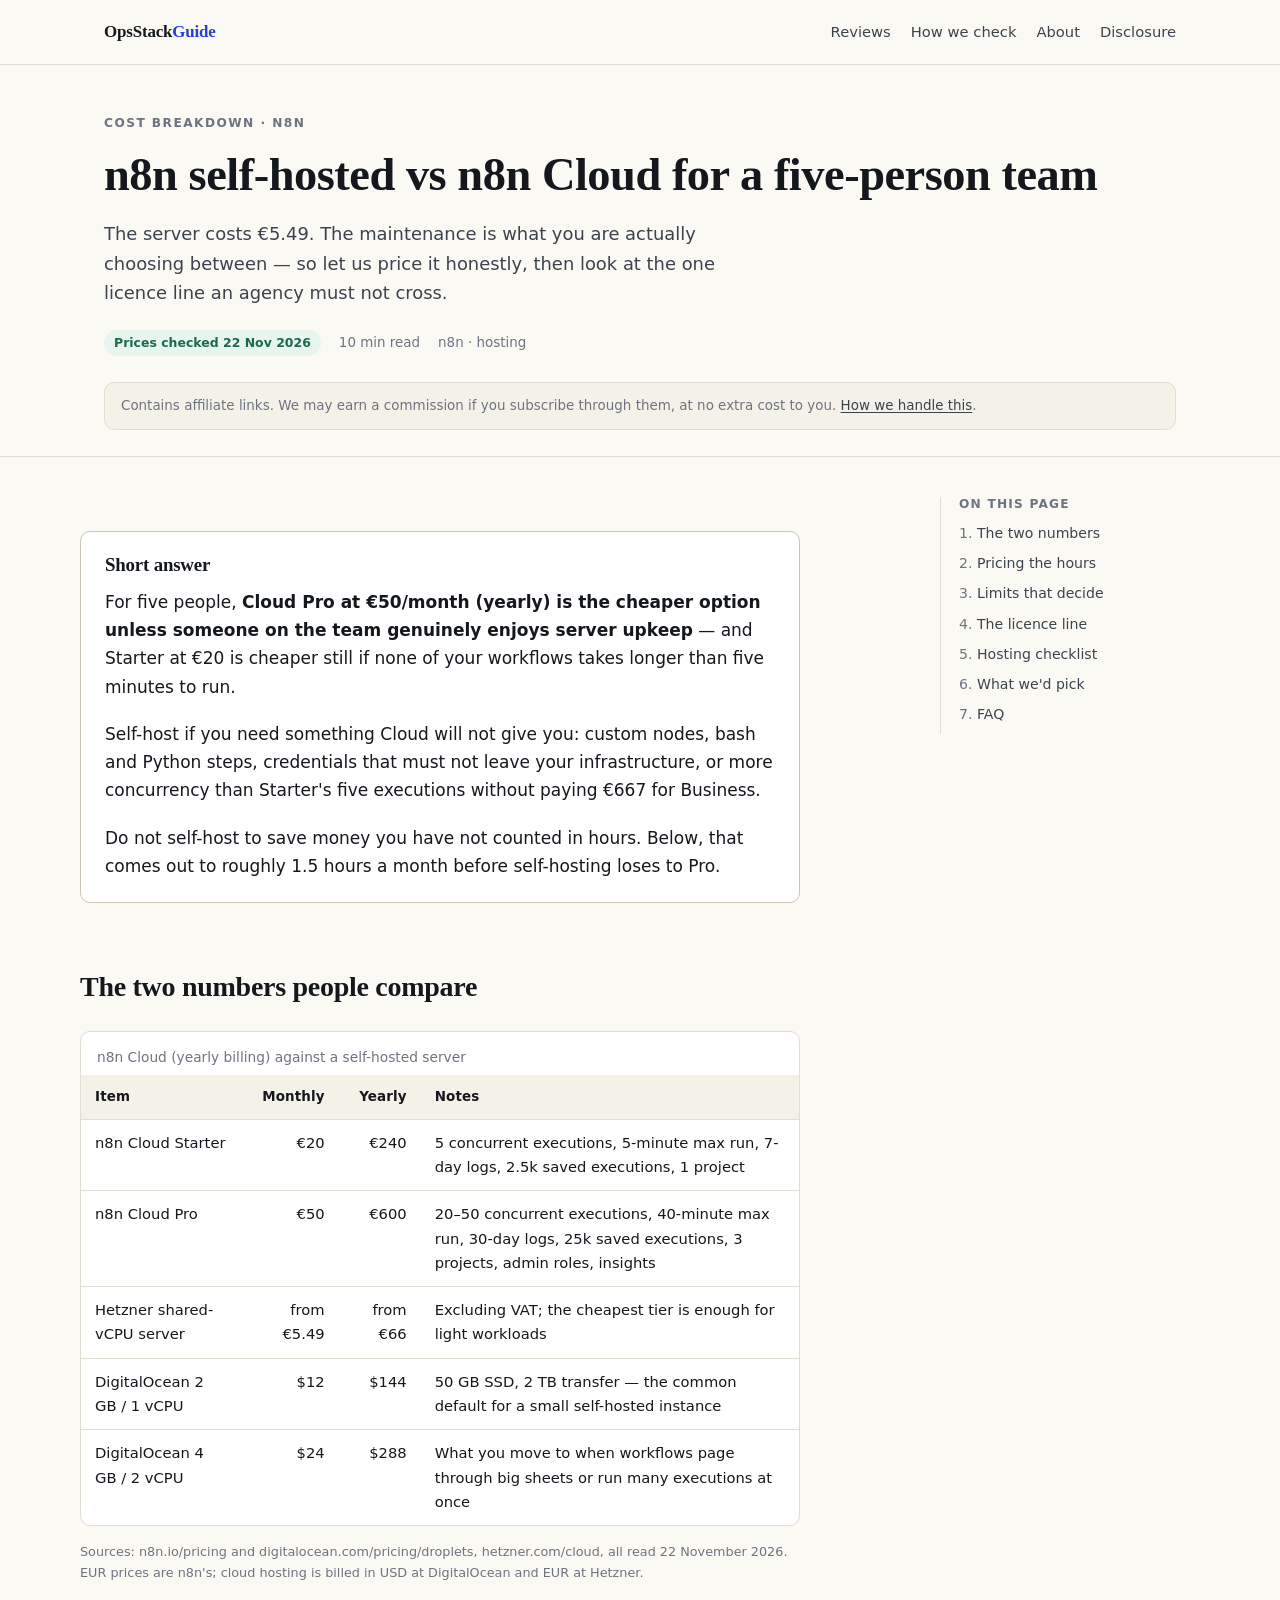
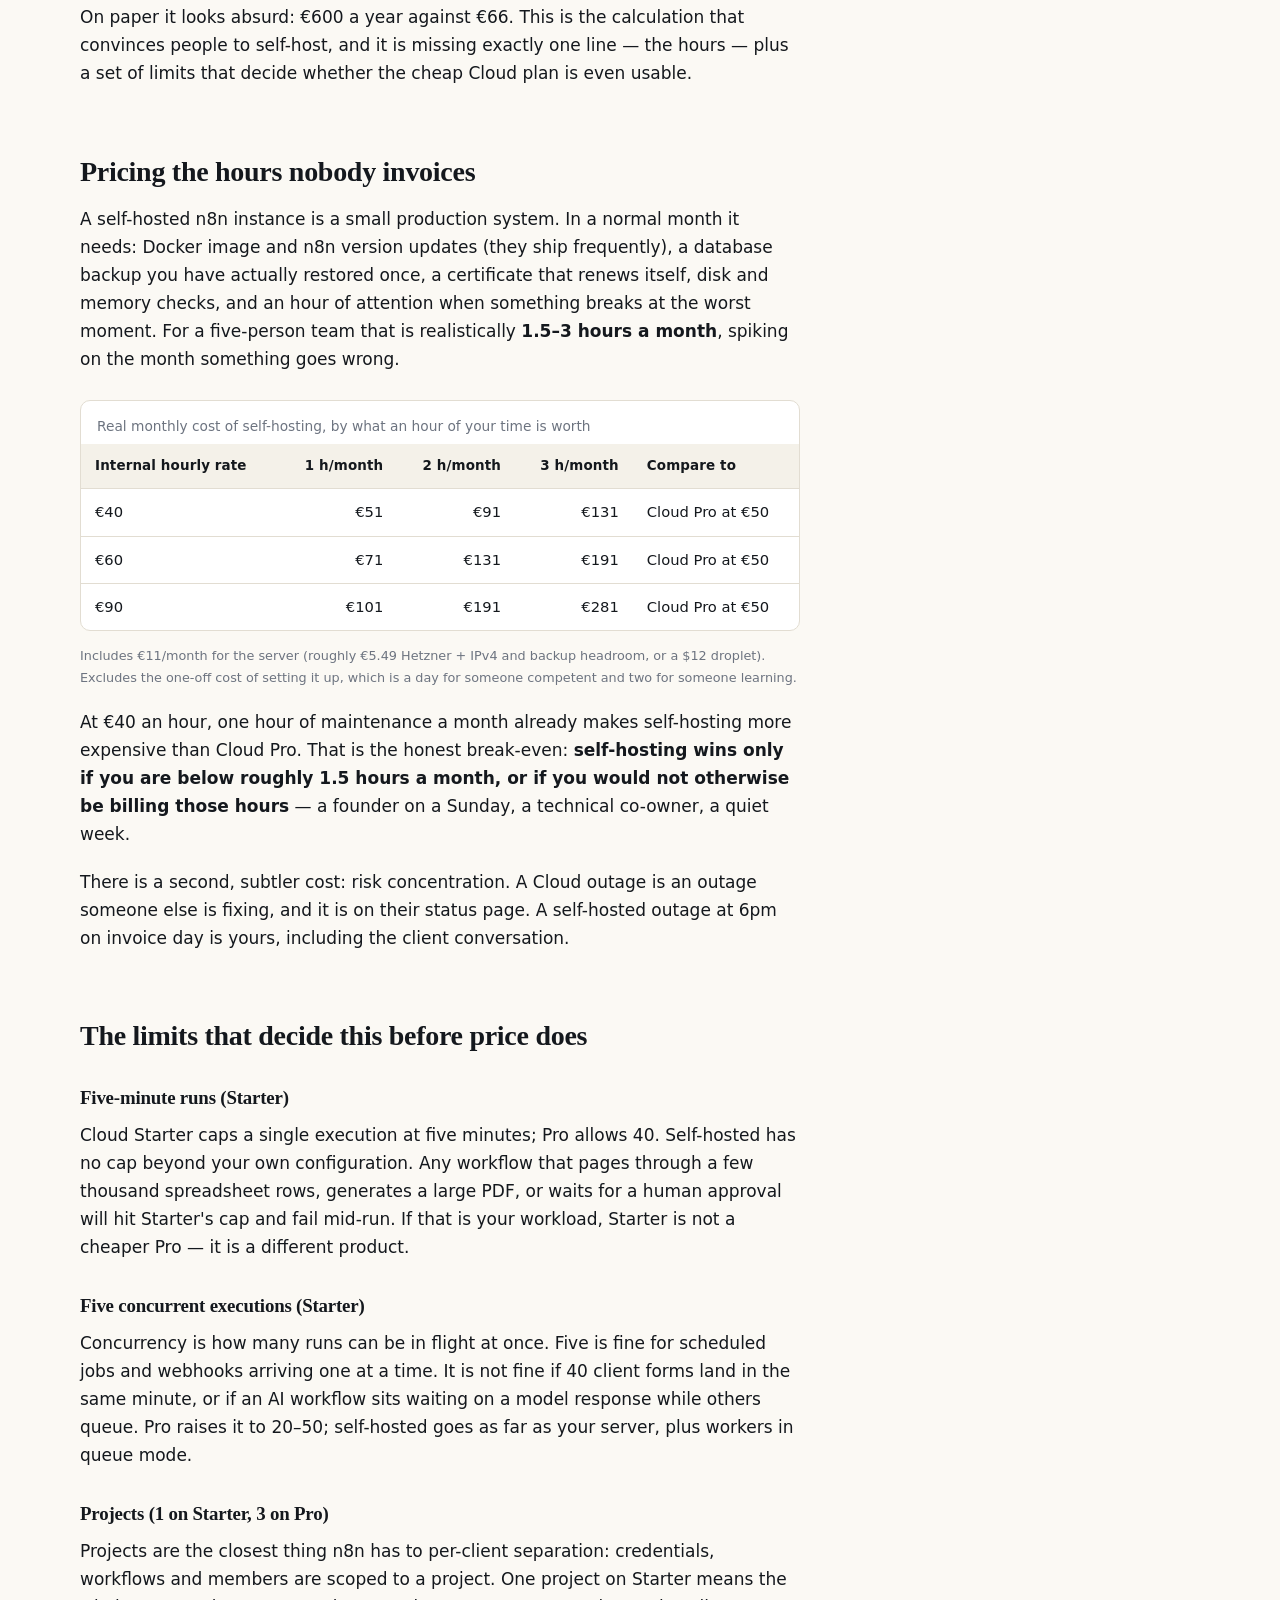
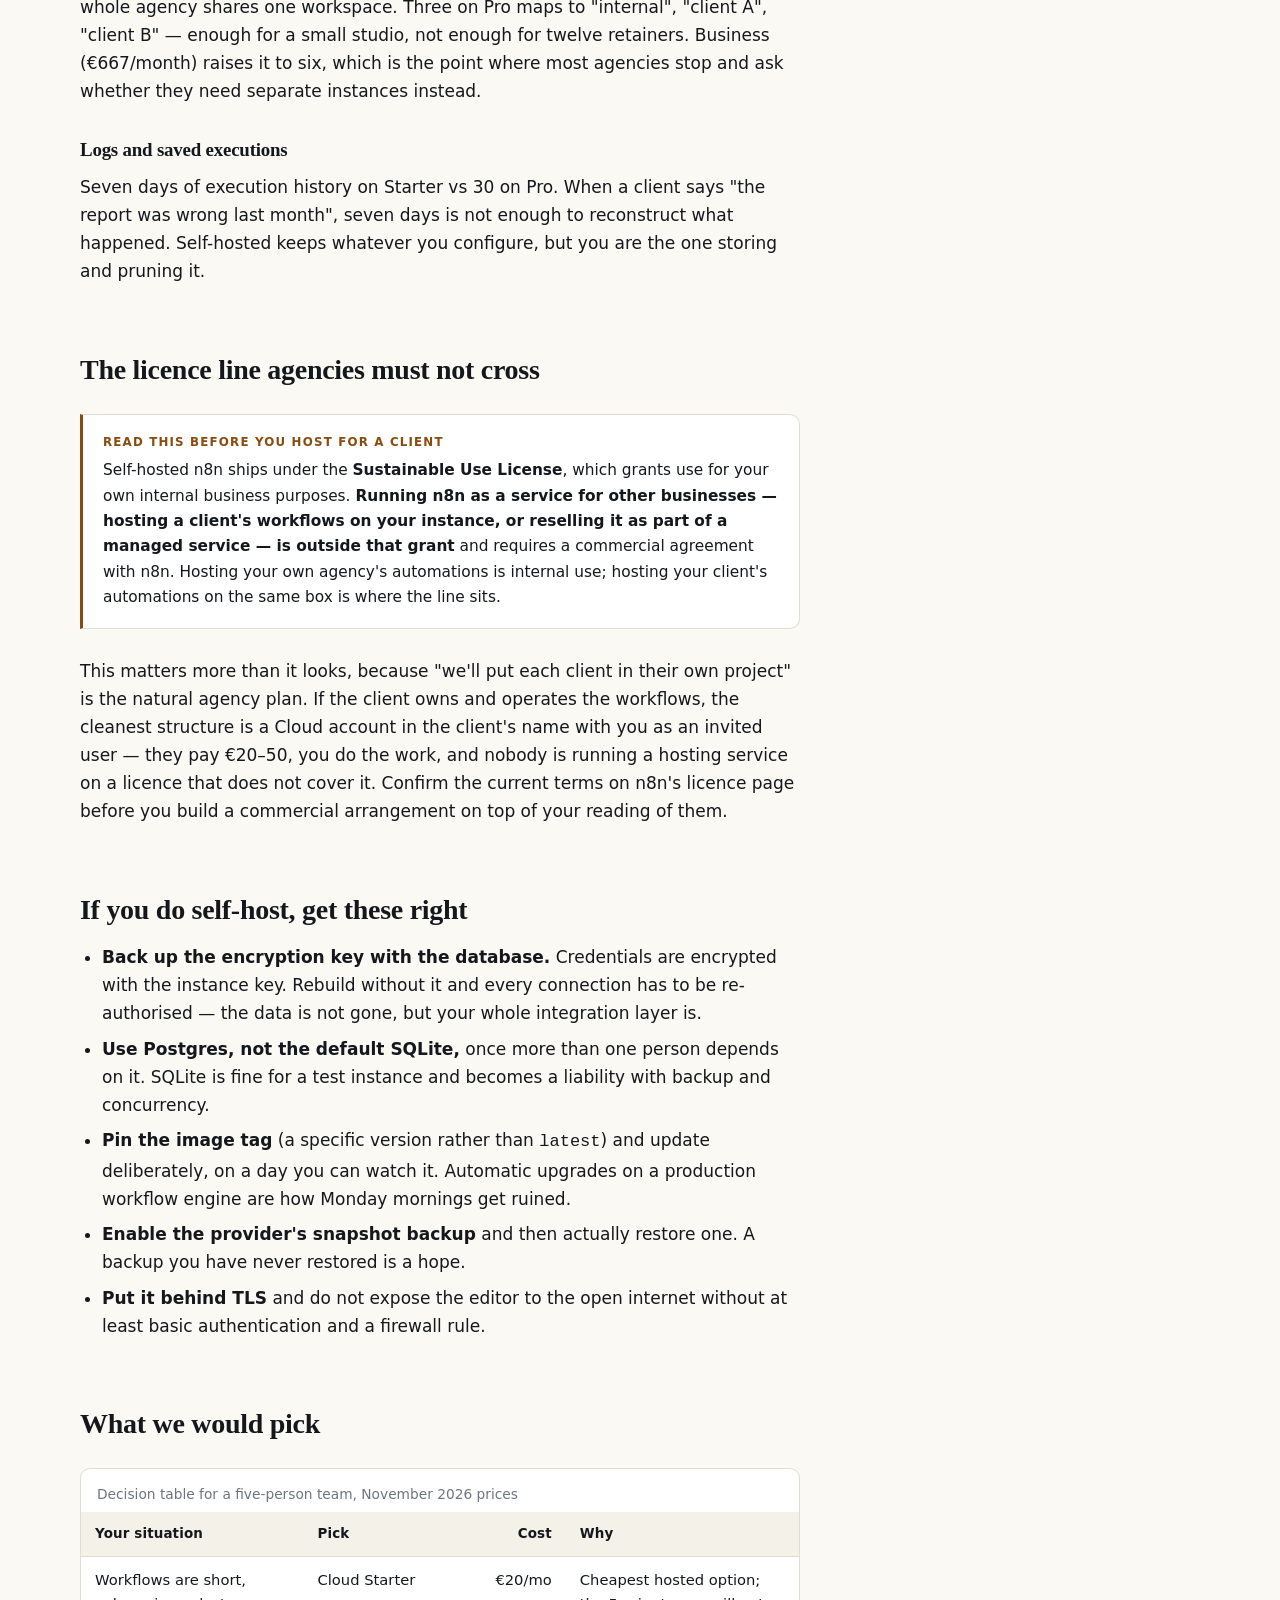
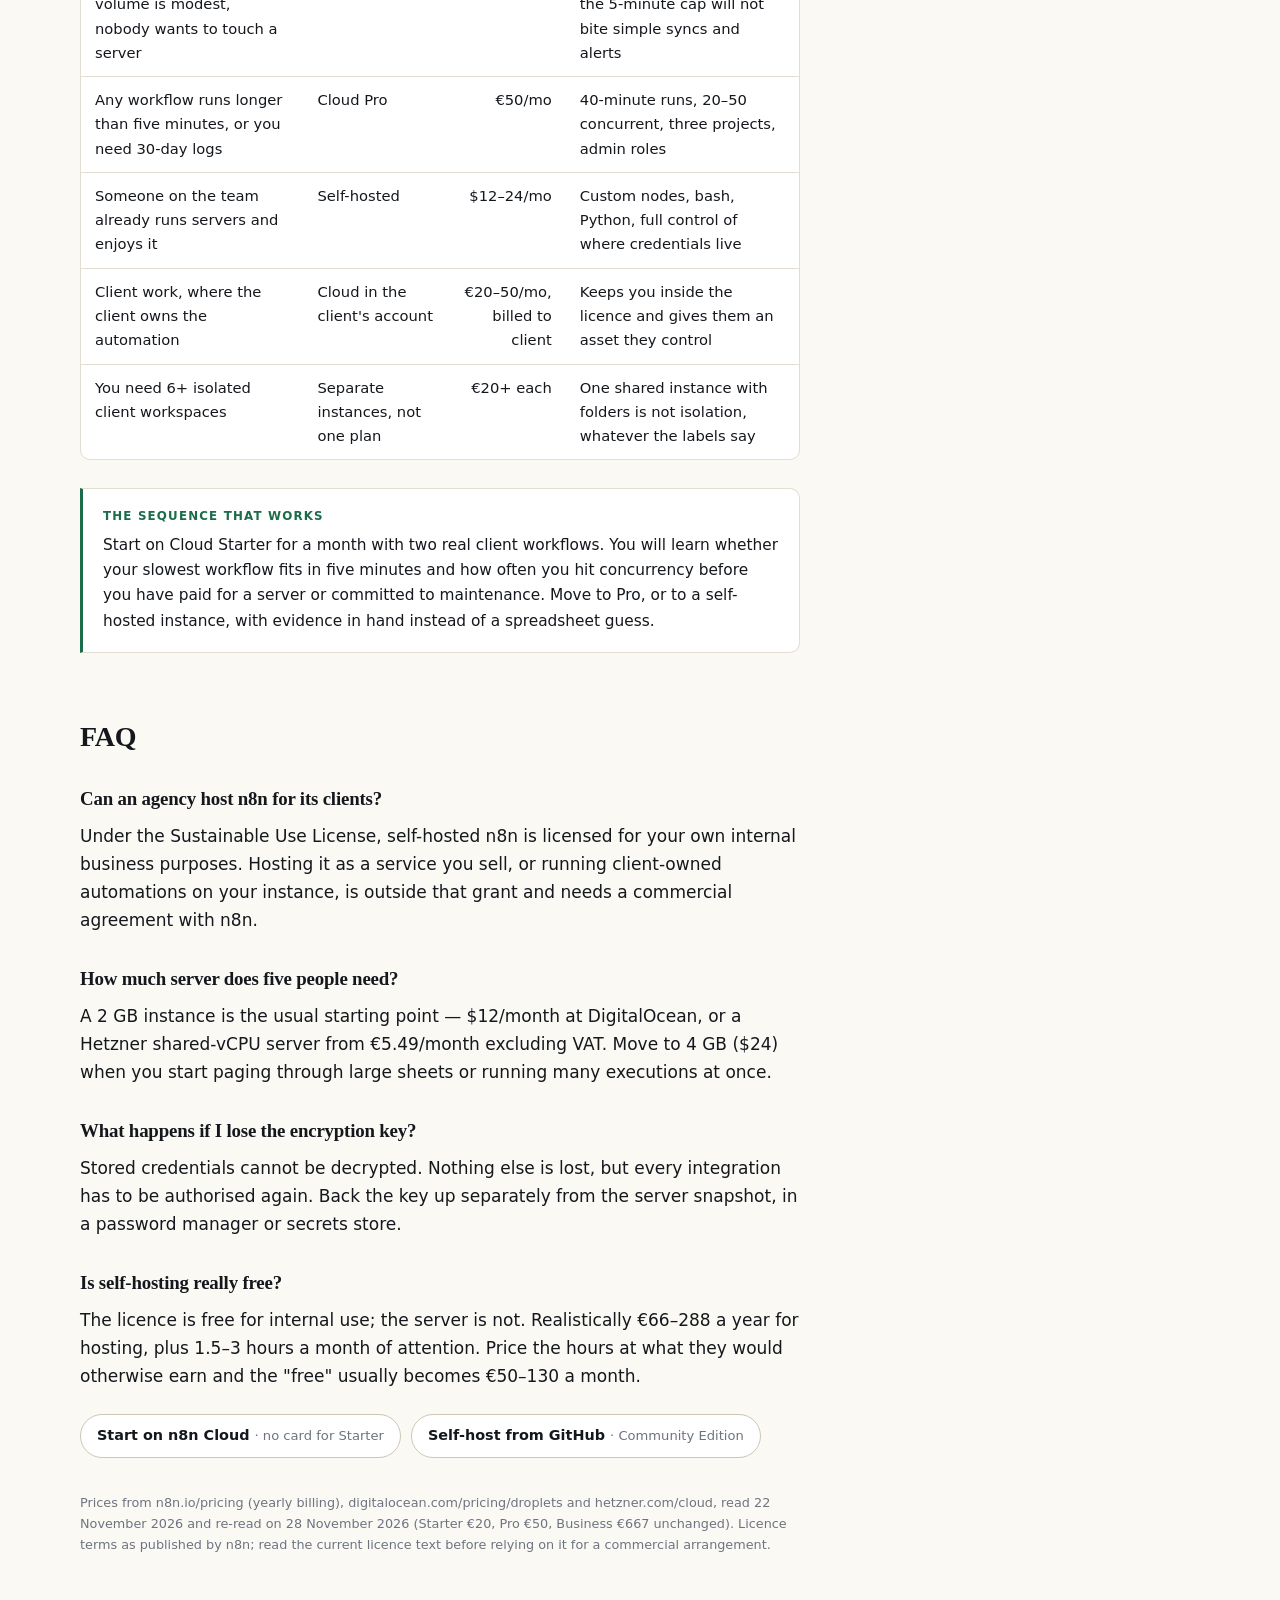
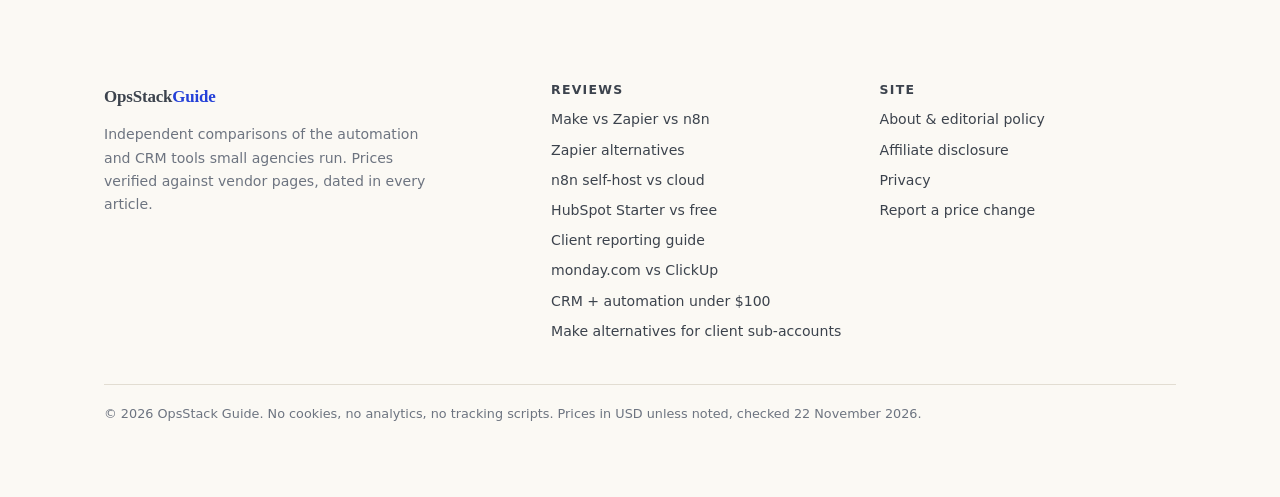
<file: n8n-self-host-vs-cloud.html>
<!doctype html>
<html lang="en">
<head>
<meta charset="utf-8">
<meta name="viewport" content="width=device-width, initial-scale=1">
<title>n8n self-hosted vs n8n Cloud for a 5-person team (2026 cost breakdown)</title>
<meta name="description" content="€50/month for n8n Cloud Pro or €5.49–12 for a server — plus the hours nobody puts in the spreadsheet. A break-even table, the licence line agencies must not cross, and the plan limits that actually decide it.">
<link rel="canonical" href="https://whdgus1021-png.github.io/opsstack-guide/n8n-self-host-vs-cloud.html">
<meta property="og:type" content="article">
<meta property="og:title" content="n8n self-hosted vs Cloud for a 5-person team">
<meta property="og:description" content="The server is the cheap part. Here is the real break-even, and the encryption key that ends your automation project if you lose it.">
<meta property="og:url" content="https://whdgus1021-png.github.io/opsstack-guide/n8n-self-host-vs-cloud.html">
<link rel="stylesheet" href="styles.css">
<link rel="icon" href="data:image/svg+xml,<svg xmlns='http://www.w3.org/2000/svg' viewBox='0 0 100 100'><rect width='100' height='100' rx='18' fill='%2314181d'/><text x='50' y='70' font-size='58' font-family='Georgia,serif' fill='%23fbf9f4' text-anchor='middle'>O</text></svg>">
<script type="application/ld+json">
{
  "@context": "https://schema.org",
  "@graph": [
    {
      "@type": "Article",
      "@id": "https://whdgus1021-png.github.io/opsstack-guide/n8n-self-host-vs-cloud.html#article",
      "headline": "n8n self-hosted vs n8n Cloud for a 5-person team",
      "description": "A cost breakdown of self-hosted n8n against Cloud Starter and Pro, including maintenance hours, licensing limits and execution caps.",
      "datePublished": "2026-11-22",
      "dateModified": "2026-11-22",
      "author": { "@type": "Organization", "name": "OpsStack Guide" },
      "publisher": { "@type": "Organization", "name": "OpsStack Guide" },
      "mainEntityOfPage": "https://whdgus1021-png.github.io/opsstack-guide/n8n-self-host-vs-cloud.html"
    },
    {
      "@type": "FAQPage",
      "mainEntity": [
        {
          "@type": "Question",
          "name": "Can an agency host n8n for its clients?",
          "acceptedAnswer": {
            "@type": "Answer",
            "text": "Under the Sustainable Use License, self-hosted n8n is licensed for your own internal business purposes. Running it as a service you sell or host on behalf of clients is outside that grant and needs a commercial agreement with n8n. Hosting your own agency's workflows is internal use."
          }
        },
        {
          "@type": "Question",
          "name": "How much server does n8n need for five people?",
          "acceptedAnswer": {
            "@type": "Answer",
            "text": "A 2 GB RAM instance is the usual starting point for a small team in default mode: $12/month at DigitalOcean, or a Hetzner shared-vCPU server from €5.49/month excluding VAT. Move to 4 GB when you start paging through large spreadsheets or running many concurrent executions."
          }
        },
        {
          "@type": "Question",
          "name": "What happens if I lose the n8n encryption key?",
          "acceptedAnswer": {
            "@type": "Answer",
            "text": "Credentials stored in n8n are encrypted with the instance key. If that key is not backed up and the instance is rebuilt without it, the stored credentials cannot be decrypted and every connection has to be authorised again. Back up the key alongside the database, not inside the same snapshot."
          }
        }
      ]
    }
  ]
}
</script>
</head>
<body>
<a class="skip" href="#main">Skip to content</a>

<header class="site-header">
  <div class="wrap">
    <a class="brand" href="./">OpsStack<span>Guide</span></a>
    <nav class="nav" aria-label="Main">
      <a href="index.html#reviews">Reviews</a>
      <a href="index.html#method">How we check</a>
      <a href="about.html">About</a>
      <a href="affiliate-disclosure.html">Disclosure</a>
    </nav>
  </div>
</header>

<main id="main">

  <div class="article-head">
    <div class="wrap">
      <p class="eyebrow">Cost breakdown · n8n</p>
      <h1>n8n self-hosted vs n8n Cloud for a five-person team</h1>
      <p class="dek">The server costs €5.49. The maintenance is what you are actually choosing between — so let us price it honestly, then look at the one licence line an agency must not cross.</p>
      <div class="article-meta">
        <span class="pill check">Prices checked 22 Nov 2026</span>
        <span>10 min read</span>
        <span>n8n · hosting</span>
      </div>
      <p class="disclosure">Contains affiliate links. We may earn a commission if you subscribe through them, at no extra cost to you. <a href="affiliate-disclosure.html">How we handle this</a>.</p>
    </div>
  </div>

  <div class="wrap layout">
    <article>

      <div class="verdict">
        <h3 style="margin-top:0">Short answer</h3>
        <p>For five people, <strong>Cloud Pro at €50/month (yearly) is the cheaper option unless someone on the team genuinely enjoys server upkeep</strong> — and Starter at €20 is cheaper still if none of your workflows takes longer than five minutes to run.</p>
        <p>Self-host if you need something Cloud will not give you: custom nodes, bash and Python steps, credentials that must not leave your infrastructure, or more concurrency than Starter's five executions without paying €667 for Business.</p>
        <p>Do not self-host to save money you have not counted in hours. Below, that comes out to roughly 1.5 hours a month before self-hosting loses to Pro.</p>
      </div>

      <h2 id="numbers">The two numbers people compare</h2>
      <div class="table-scroll">
        <table>
          <caption>n8n Cloud (yearly billing) against a self-hosted server</caption>
          <thead>
            <tr><th>Item</th><th class="num">Monthly</th><th class="num">Yearly</th><th>Notes</th></tr>
          </thead>
          <tbody>
            <tr><td>n8n Cloud Starter</td><td class="num">€20</td><td class="num">€240</td><td>5 concurrent executions, 5-minute max run, 7-day logs, 2.5k saved executions, 1 project</td></tr>
            <tr><td>n8n Cloud Pro</td><td class="num">€50</td><td class="num">€600</td><td>20–50 concurrent executions, 40-minute max run, 30-day logs, 25k saved executions, 3 projects, admin roles, insights</td></tr>
            <tr><td>Hetzner shared-vCPU server</td><td class="num">from €5.49</td><td class="num">from €66</td><td>Excluding VAT; the cheapest tier is enough for light workloads</td></tr>
            <tr><td>DigitalOcean 2 GB / 1 vCPU</td><td class="num">$12</td><td class="num">$144</td><td>50 GB SSD, 2 TB transfer — the common default for a small self-hosted instance</td></tr>
            <tr><td>DigitalOcean 4 GB / 2 vCPU</td><td class="num">$24</td><td class="num">$288</td><td>What you move to when workflows page through big sheets or run many executions at once</td></tr>
          </tbody>
        </table>
      </div>
      <p class="tnote">Sources: n8n.io/pricing and digitalocean.com/pricing/droplets, hetzner.com/cloud, all read 22 November 2026. EUR prices are n8n's; cloud hosting is billed in USD at DigitalOcean and EUR at Hetzner.</p>
      <p>On paper it looks absurd: €600 a year against €66. This is the calculation that convinces people to self-host, and it is missing exactly one line — the hours — plus a set of limits that decide whether the cheap Cloud plan is even usable.</p>

      <h2 id="hours">Pricing the hours nobody invoices</h2>
      <p>A self-hosted n8n instance is a small production system. In a normal month it needs: Docker image and n8n version updates (they ship frequently), a database backup you have actually restored once, a certificate that renews itself, disk and memory checks, and an hour of attention when something breaks at the worst moment. For a five-person team that is realistically <strong>1.5–3 hours a month</strong>, spiking on the month something goes wrong.</p>
      <div class="table-scroll">
        <table>
          <caption>Real monthly cost of self-hosting, by what an hour of your time is worth</caption>
          <thead>
            <tr><th>Internal hourly rate</th><th class="num">1 h/month</th><th class="num">2 h/month</th><th class="num">3 h/month</th><th>Compare to</th></tr>
          </thead>
          <tbody>
            <tr><td>€40</td><td class="num">€51</td><td class="num">€91</td><td class="num">€131</td><td>Cloud Pro at €50</td></tr>
            <tr><td>€60</td><td class="num">€71</td><td class="num">€131</td><td class="num">€191</td><td>Cloud Pro at €50</td></tr>
            <tr><td>€90</td><td class="num">€101</td><td class="num">€191</td><td class="num">€281</td><td>Cloud Pro at €50</td></tr>
          </tbody>
        </table>
      </div>
      <p class="tnote">Includes €11/month for the server (roughly €5.49 Hetzner + IPv4 and backup headroom, or a $12 droplet). Excludes the one-off cost of setting it up, which is a day for someone competent and two for someone learning.</p>
      <p>At €40 an hour, one hour of maintenance a month already makes self-hosting more expensive than Cloud Pro. That is the honest break-even: <strong>self-hosting wins only if you are below roughly 1.5 hours a month, or if you would not otherwise be billing those hours</strong> — a founder on a Sunday, a technical co-owner, a quiet week.</p>
      <p>There is a second, subtler cost: risk concentration. A Cloud outage is an outage someone else is fixing, and it is on their status page. A self-hosted outage at 6pm on invoice day is yours, including the client conversation.</p>

      <h2 id="limits">The limits that decide this before price does</h2>
      <h3>Five-minute runs (Starter)</h3>
      <p>Cloud Starter caps a single execution at five minutes; Pro allows 40. Self-hosted has no cap beyond your own configuration. Any workflow that pages through a few thousand spreadsheet rows, generates a large PDF, or waits for a human approval will hit Starter's cap and fail mid-run. If that is your workload, Starter is not a cheaper Pro — it is a different product.</p>
      <h3>Five concurrent executions (Starter)</h3>
      <p>Concurrency is how many runs can be in flight at once. Five is fine for scheduled jobs and webhooks arriving one at a time. It is not fine if 40 client forms land in the same minute, or if an AI workflow sits waiting on a model response while others queue. Pro raises it to 20–50; self-hosted goes as far as your server, plus workers in queue mode.</p>
      <h3>Projects (1 on Starter, 3 on Pro)</h3>
      <p>Projects are the closest thing n8n has to per-client separation: credentials, workflows and members are scoped to a project. One project on Starter means the whole agency shares one workspace. Three on Pro maps to "internal", "client A", "client B" — enough for a small studio, not enough for twelve retainers. Business (€667/month) raises it to six, which is the point where most agencies stop and ask whether they need separate instances instead.</p>
      <h3>Logs and saved executions</h3>
      <p>Seven days of execution history on Starter vs 30 on Pro. When a client says "the report was wrong last month", seven days is not enough to reconstruct what happened. Self-hosted keeps whatever you configure, but you are the one storing and pruning it.</p>

      <h2 id="licence">The licence line agencies must not cross</h2>
      <div class="callout warn">
        <span class="label">Read this before you host for a client</span>
        <p>Self-hosted n8n ships under the <strong>Sustainable Use License</strong>, which grants use for your own internal business purposes. <strong>Running n8n as a service for other businesses — hosting a client's workflows on your instance, or reselling it as part of a managed service — is outside that grant</strong> and requires a commercial agreement with n8n. Hosting your own agency's automations is internal use; hosting your client's automations on the same box is where the line sits.</p>
      </div>
      <p>This matters more than it looks, because "we'll put each client in their own project" is the natural agency plan. If the client owns and operates the workflows, the cleanest structure is a Cloud account in the client's name with you as an invited user — they pay €20–50, you do the work, and nobody is running a hosting service on a licence that does not cover it. Confirm the current terms on n8n's licence page before you build a commercial arrangement on top of your reading of them.</p>

      <h2 id="keys">If you do self-host, get these right</h2>
      <ul>
        <li><strong>Back up the encryption key with the database.</strong> Credentials are encrypted with the instance key. Rebuild without it and every connection has to be re-authorised — the data is not gone, but your whole integration layer is.</li>
        <li><strong>Use Postgres, not the default SQLite,</strong> once more than one person depends on it. SQLite is fine for a test instance and becomes a liability with backup and concurrency.</li>
        <li><strong>Pin the image tag</strong> (a specific version rather than <code>latest</code>) and update deliberately, on a day you can watch it. Automatic upgrades on a production workflow engine are how Monday mornings get ruined.</li>
        <li><strong>Enable the provider's snapshot backup</strong> and then actually restore one. A backup you have never restored is a hope.</li>
        <li><strong>Put it behind TLS</strong> and do not expose the editor to the open internet without at least basic authentication and a firewall rule.</li>
      </ul>

      <h2 id="breakdown">What we would pick</h2>
      <div class="table-scroll">
        <table>
          <caption>Decision table for a five-person team, November 2026 prices</caption>
          <thead>
            <tr><th>Your situation</th><th>Pick</th><th class="num">Cost</th><th>Why</th></tr>
          </thead>
          <tbody>
            <tr><td>Workflows are short, volume is modest, nobody wants to touch a server</td><td>Cloud Starter</td><td class="num">€20/mo</td><td>Cheapest hosted option; the 5-minute cap will not bite simple syncs and alerts</td></tr>
            <tr><td>Any workflow runs longer than five minutes, or you need 30-day logs</td><td>Cloud Pro</td><td class="num">€50/mo</td><td>40-minute runs, 20–50 concurrent, three projects, admin roles</td></tr>
            <tr><td>Someone on the team already runs servers and enjoys it</td><td>Self-hosted</td><td class="num">$12–24/mo</td><td>Custom nodes, bash, Python, full control of where credentials live</td></tr>
            <tr><td>Client work, where the client owns the automation</td><td>Cloud in the client's account</td><td class="num">€20–50/mo, billed to client</td><td>Keeps you inside the licence and gives them an asset they control</td></tr>
            <tr><td>You need 6+ isolated client workspaces</td><td>Separate instances, not one plan</td><td class="num">€20+ each</td><td>One shared instance with folders is not isolation, whatever the labels say</td></tr>
          </tbody>
        </table>
      </div>

      <div class="callout good">
        <span class="label">The sequence that works</span>
        <p>Start on Cloud Starter for a month with two real client workflows. You will learn whether your slowest workflow fits in five minutes and how often you hit concurrency before you have paid for a server or committed to maintenance. Move to Pro, or to a self-hosted instance, with evidence in hand instead of a spreadsheet guess.</p>
      </div>

      <h2 id="faq">FAQ</h2>
      <h3>Can an agency host n8n for its clients?</h3>
      <p>Under the Sustainable Use License, self-hosted n8n is licensed for your own internal business purposes. Hosting it as a service you sell, or running client-owned automations on your instance, is outside that grant and needs a commercial agreement with n8n.</p>
      <h3>How much server does five people need?</h3>
      <p>A 2 GB instance is the usual starting point — $12/month at DigitalOcean, or a Hetzner shared-vCPU server from €5.49/month excluding VAT. Move to 4 GB ($24) when you start paging through large sheets or running many executions at once.</p>
      <h3>What happens if I lose the encryption key?</h3>
      <p>Stored credentials cannot be decrypted. Nothing else is lost, but every integration has to be authorised again. Back the key up separately from the server snapshot, in a password manager or secrets store.</p>
      <h3>Is self-hosting really free?</h3>
      <p>The licence is free for internal use; the server is not. Realistically €66–288 a year for hosting, plus 1.5–3 hours a month of attention. Price the hours at what they would otherwise earn and the "free" usually becomes €50–130 a month.</p>

      <div class="cta-row">
        <a class="cta" href="https://n8n.io/" rel="sponsored nofollow noopener" data-aff="n8n">Start on n8n Cloud <span class="tag">· no card for Starter</span></a>
        <a class="cta" href="https://github.com/n8n-io/n8n" rel="noopener">Self-host from GitHub <span class="tag">· Community Edition</span></a>
      </div>

      <p class="tnote" style="margin-top:2.5em">Prices from n8n.io/pricing (yearly billing), digitalocean.com/pricing/droplets and hetzner.com/cloud, read 22 November 2026 and re-read on 28 November 2026 (Starter &euro;20, Pro &euro;50, Business &euro;667 unchanged). Licence terms as published by n8n; read the current licence text before relying on it for a commercial arrangement.</p>

    </article>

    <aside class="toc" aria-label="On this page">
      <h2>On this page</h2>
      <ol>
        <li><a href="#numbers">The two numbers</a></li>
        <li><a href="#hours">Pricing the hours</a></li>
        <li><a href="#limits">Limits that decide</a></li>
        <li><a href="#licence">The licence line</a></li>
        <li><a href="#keys">Hosting checklist</a></li>
        <li><a href="#breakdown">What we'd pick</a></li>
        <li><a href="#faq">FAQ</a></li>
      </ol>
    </aside>
  </div>

</main>

<footer class="site-footer">
  <div class="wrap">
    <div class="footer-grid">
      <div>
        <a class="brand" href="./">OpsStack<span>Guide</span></a>
        <p style="max-width:340px;margin-top:12px">Independent comparisons of the automation and CRM tools small agencies run. Prices verified against vendor pages, dated in every article.</p>
      </div>
      <div>
        <h2>Reviews</h2>
        <ul>
          <li><a href="make-vs-zapier-vs-n8n.html">Make vs Zapier vs n8n</a></li>
          <li><a href="zapier-alternatives-task-limits.html">Zapier alternatives</a></li>
          <li><a href="n8n-self-host-vs-cloud.html">n8n self-host vs cloud</a></li>
          <li><a href="hubspot-starter-vs-free-crm.html">HubSpot Starter vs free</a></li>
          <li><a href="client-reporting-automation.html">Client reporting guide</a></li>
          <li><a href="monday-vs-clickup-client-tracking.html">monday.com vs ClickUp</a></li>
          <li><a href="best-crm-automation-stack-under-100.html">CRM + automation under $100</a></li>
          <li><a href="make-alternatives-client-sub-accounts.html">Make alternatives for client sub-accounts</a></li>
        </ul>
      </div>
      <div>
        <h2>Site</h2>
        <ul>
          <li><a href="about.html">About &amp; editorial policy</a></li>
          <li><a href="affiliate-disclosure.html">Affiliate disclosure</a></li>
          <li><a href="privacy.html">Privacy</a></li>
          <li><a href="https://github.com/whdgus1021-png/opsstack-guide/issues">Report a price change</a></li>
        </ul>
      </div>
    </div>
    <p class="copyright">© 2026 OpsStack Guide. No cookies, no analytics, no tracking scripts. Prices in USD unless noted, checked 22 November 2026.</p>
  </div>
</footer>

</body>
</html>
</file>
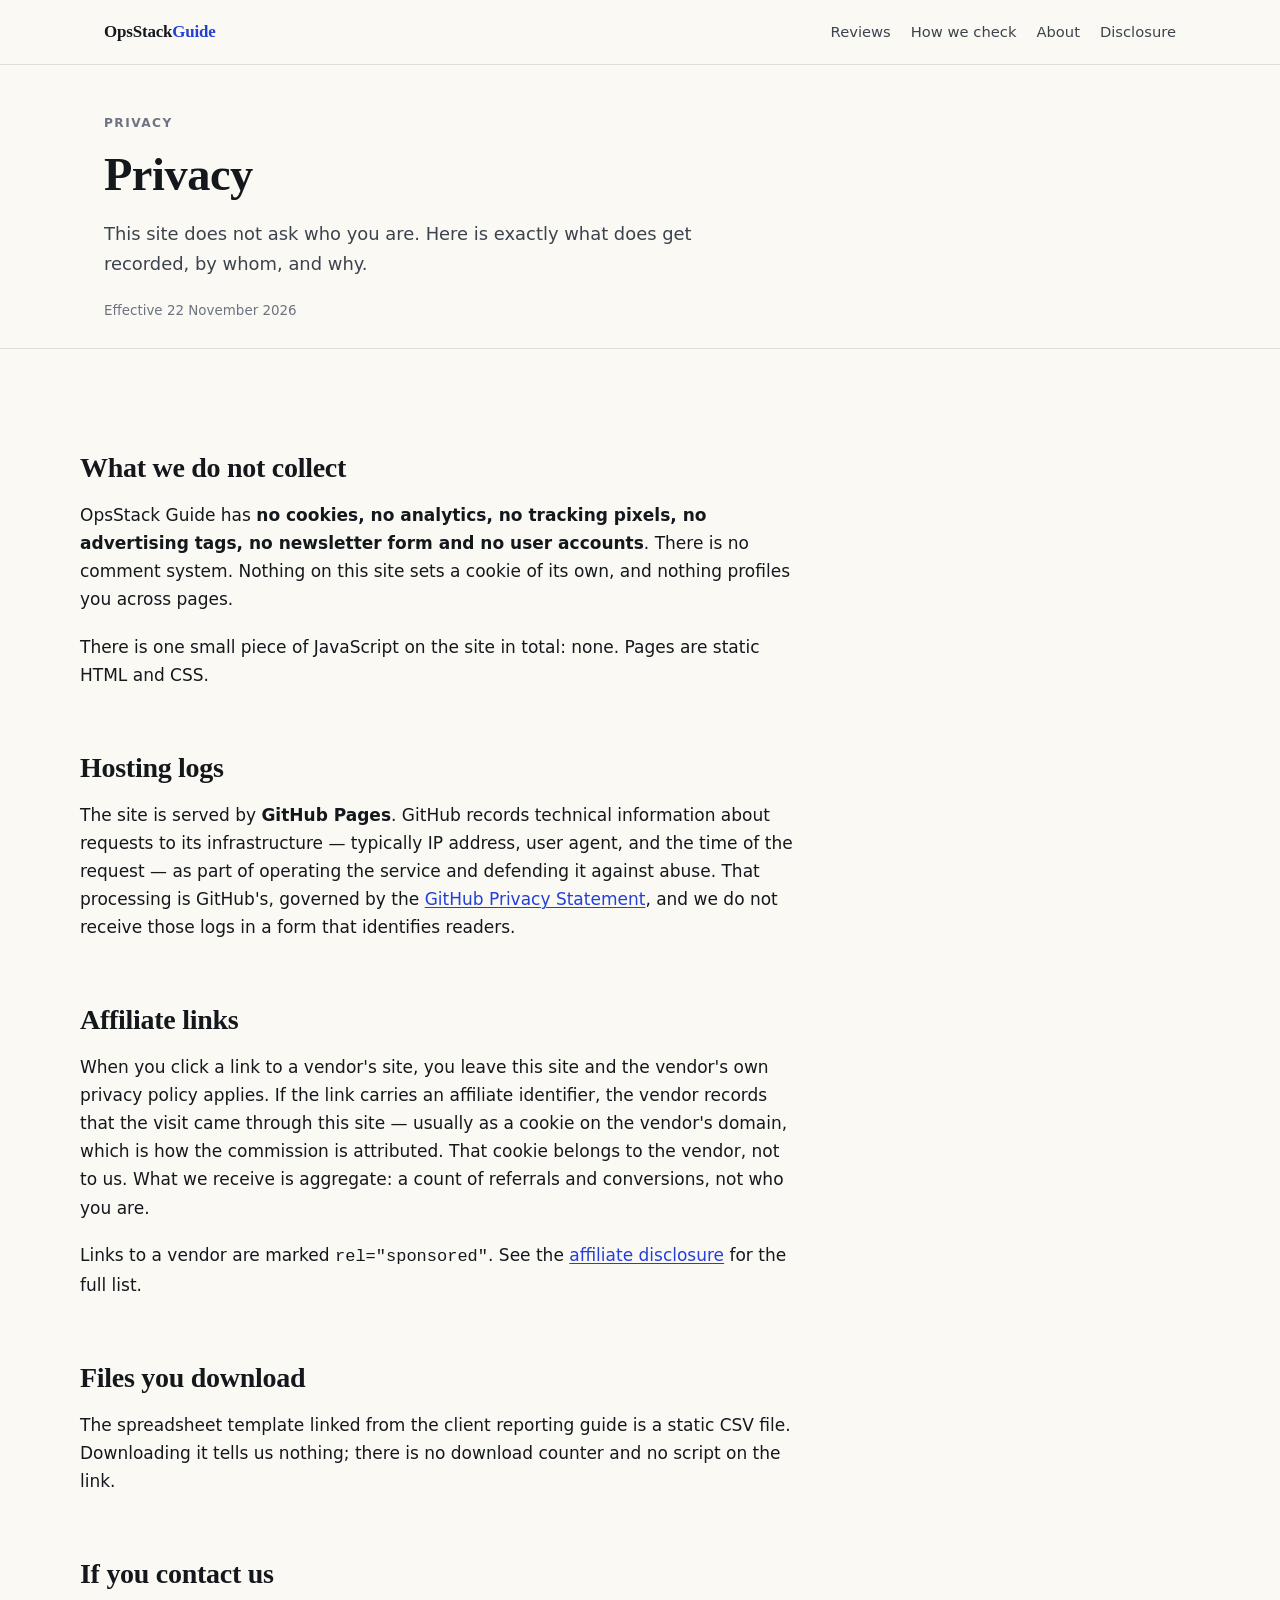
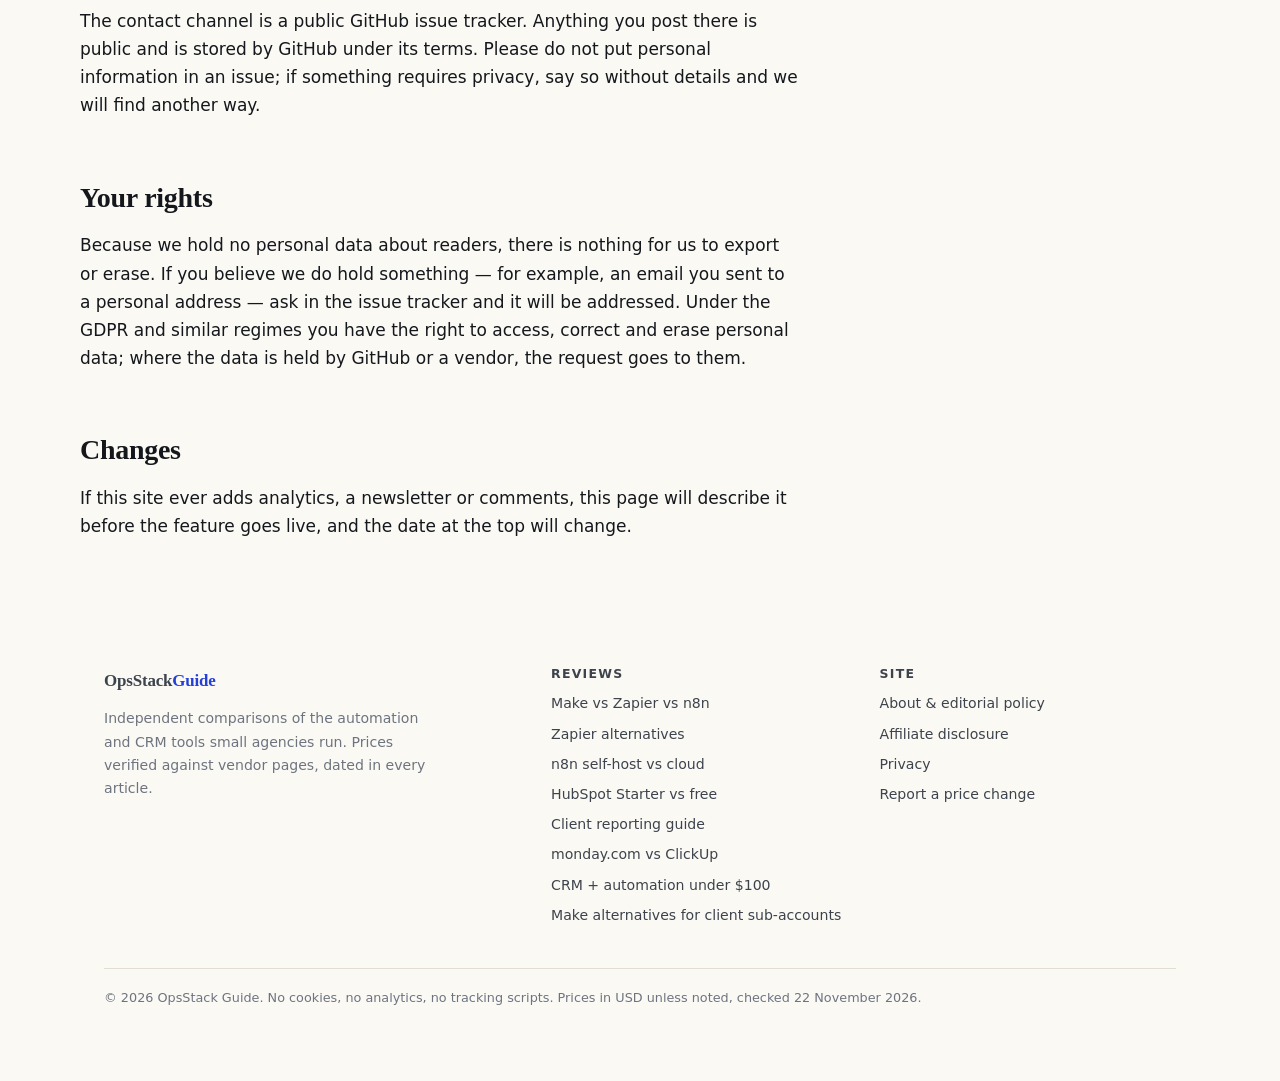
<file: privacy.html>
<!doctype html>
<html lang="en">
<head>
<meta charset="utf-8">
<meta name="viewport" content="width=device-width, initial-scale=1">
<title>Privacy — OpsStack Guide</title>
<meta name="description" content="What OpsStack Guide does and does not collect: no cookies, no analytics, no accounts. Hosting-level logs, affiliate click parameters, and how to reach us.">
<link rel="canonical" href="https://whdgus1021-png.github.io/opsstack-guide/privacy.html">
<link rel="stylesheet" href="styles.css">
<link rel="icon" href="data:image/svg+xml,<svg xmlns='http://www.w3.org/2000/svg' viewBox='0 0 100 100'><rect width='100' height='100' rx='18' fill='%2314181d'/><text x='50' y='70' font-size='58' font-family='Georgia,serif' fill='%23fbf9f4' text-anchor='middle'>O</text></svg>">
</head>
<body>
<a class="skip" href="#main">Skip to content</a>

<header class="site-header">
  <div class="wrap">
    <a class="brand" href="./">OpsStack<span>Guide</span></a>
    <nav class="nav" aria-label="Main">
      <a href="index.html#reviews">Reviews</a>
      <a href="index.html#method">How we check</a>
      <a href="about.html">About</a>
      <a href="affiliate-disclosure.html">Disclosure</a>
    </nav>
  </div>
</header>

<main id="main">
  <div class="article-head">
    <div class="wrap">
      <p class="eyebrow">Privacy</p>
      <h1>Privacy</h1>
      <p class="dek">This site does not ask who you are. Here is exactly what does get recorded, by whom, and why.</p>
      <div class="article-meta"><span>Effective 22 November 2026</span></div>
    </div>
  </div>

  <div class="wrap" style="padding:40px 0 64px">
    <div class="prose">

      <h2 id="collect">What we do not collect</h2>
      <p>OpsStack Guide has <strong>no cookies, no analytics, no tracking pixels, no advertising tags, no newsletter form and no user accounts</strong>. There is no comment system. Nothing on this site sets a cookie of its own, and nothing profiles you across pages.</p>
      <p>There is one small piece of JavaScript on the site in total: none. Pages are static HTML and CSS.</p>

      <h2 id="hosting">Hosting logs</h2>
      <p>The site is served by <strong>GitHub Pages</strong>. GitHub records technical information about requests to its infrastructure — typically IP address, user agent, and the time of the request — as part of operating the service and defending it against abuse. That processing is GitHub's, governed by the <a href="https://docs.github.com/en/site-policy/privacy-policies/github-general-privacy-statement">GitHub Privacy Statement</a>, and we do not receive those logs in a form that identifies readers.</p>

      <h2 id="affiliate">Affiliate links</h2>
      <p>When you click a link to a vendor's site, you leave this site and the vendor's own privacy policy applies. If the link carries an affiliate identifier, the vendor records that the visit came through this site — usually as a cookie on the vendor's domain, which is how the commission is attributed. That cookie belongs to the vendor, not to us. What we receive is aggregate: a count of referrals and conversions, not who you are.</p>
      <p>Links to a vendor are marked <code>rel="sponsored"</code>. See the <a href="affiliate-disclosure.html">affiliate disclosure</a> for the full list.</p>

      <h2 id="downloads">Files you download</h2>
      <p>The spreadsheet template linked from the client reporting guide is a static CSV file. Downloading it tells us nothing; there is no download counter and no script on the link.</p>

      <h2 id="contact">If you contact us</h2>
      <p>The contact channel is a public GitHub issue tracker. Anything you post there is public and is stored by GitHub under its terms. Please do not put personal information in an issue; if something requires privacy, say so without details and we will find another way.</p>

      <h2 id="rights">Your rights</h2>
      <p>Because we hold no personal data about readers, there is nothing for us to export or erase. If you believe we do hold something — for example, an email you sent to a personal address — ask in the issue tracker and it will be addressed. Under the GDPR and similar regimes you have the right to access, correct and erase personal data; where the data is held by GitHub or a vendor, the request goes to them.</p>

      <h2 id="changes">Changes</h2>
      <p>If this site ever adds analytics, a newsletter or comments, this page will describe it before the feature goes live, and the date at the top will change.</p>

    </div>
  </div>
</main>

<footer class="site-footer">
  <div class="wrap">
    <div class="footer-grid">
      <div>
        <a class="brand" href="./">OpsStack<span>Guide</span></a>
        <p style="max-width:340px;margin-top:12px">Independent comparisons of the automation and CRM tools small agencies run. Prices verified against vendor pages, dated in every article.</p>
      </div>
      <div>
        <h2>Reviews</h2>
        <ul>
          <li><a href="make-vs-zapier-vs-n8n.html">Make vs Zapier vs n8n</a></li>
          <li><a href="zapier-alternatives-task-limits.html">Zapier alternatives</a></li>
          <li><a href="n8n-self-host-vs-cloud.html">n8n self-host vs cloud</a></li>
          <li><a href="hubspot-starter-vs-free-crm.html">HubSpot Starter vs free</a></li>
          <li><a href="client-reporting-automation.html">Client reporting guide</a></li>
          <li><a href="monday-vs-clickup-client-tracking.html">monday.com vs ClickUp</a></li>
          <li><a href="best-crm-automation-stack-under-100.html">CRM + automation under $100</a></li>
          <li><a href="make-alternatives-client-sub-accounts.html">Make alternatives for client sub-accounts</a></li>
        </ul>
      </div>
      <div>
        <h2>Site</h2>
        <ul>
          <li><a href="about.html">About &amp; editorial policy</a></li>
          <li><a href="affiliate-disclosure.html">Affiliate disclosure</a></li>
          <li><a href="privacy.html">Privacy</a></li>
          <li><a href="https://github.com/whdgus1021-png/opsstack-guide/issues">Report a price change</a></li>
        </ul>
      </div>
    </div>
    <p class="copyright">© 2026 OpsStack Guide. No cookies, no analytics, no tracking scripts. Prices in USD unless noted, checked 22 November 2026.</p>
  </div>
</footer>

</body>
</html>
</file>
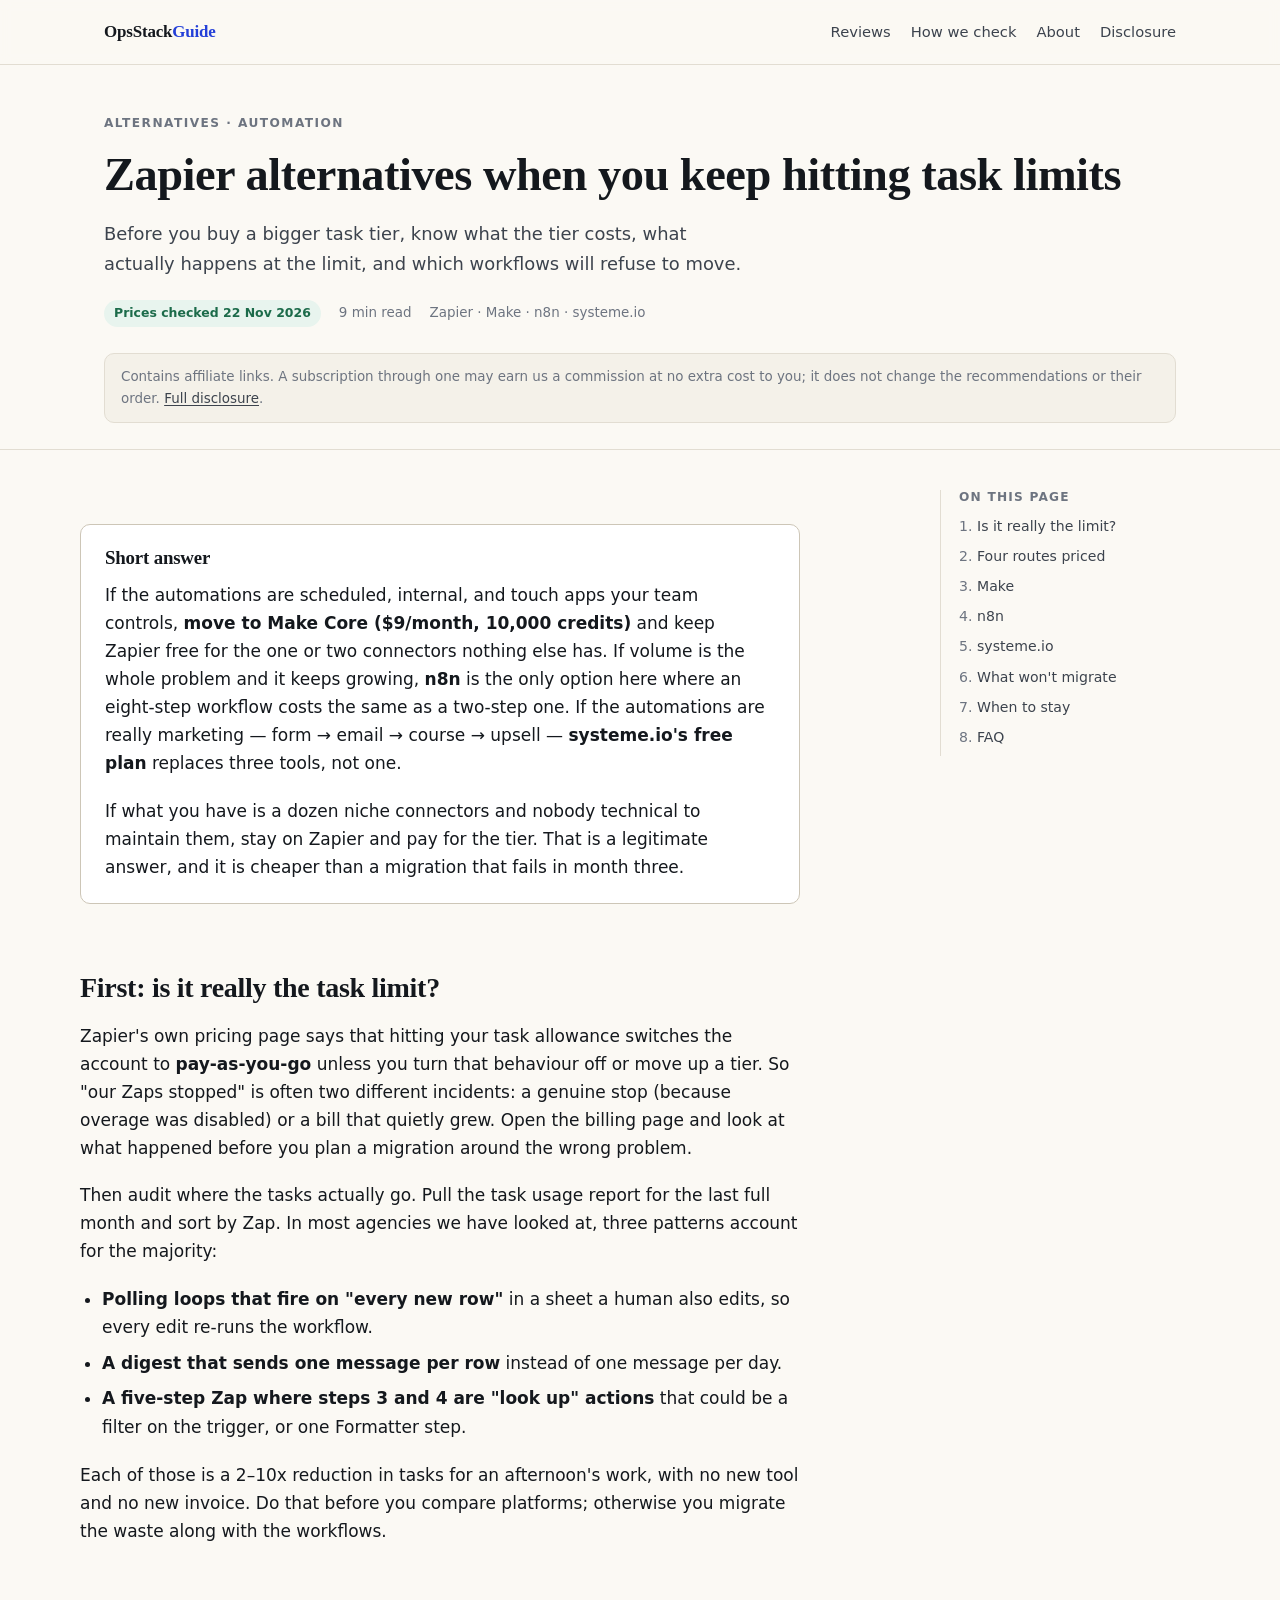
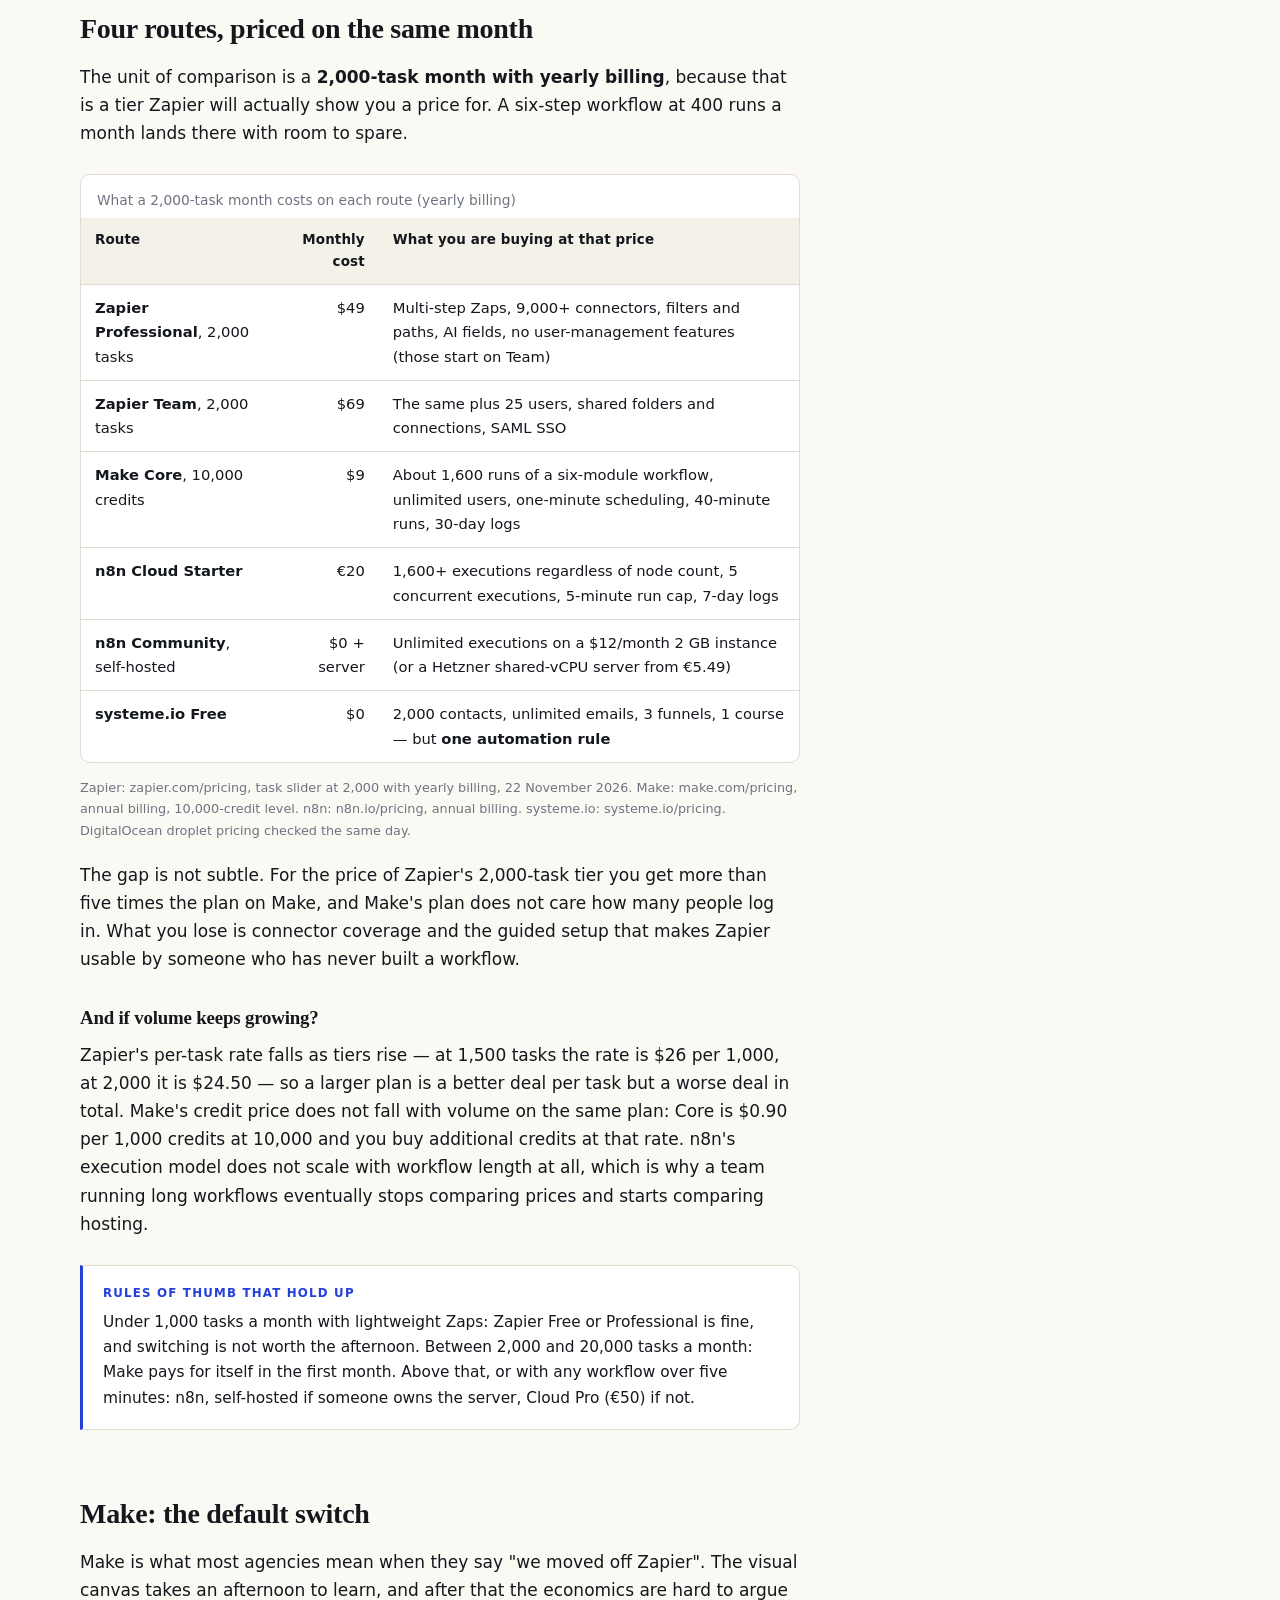
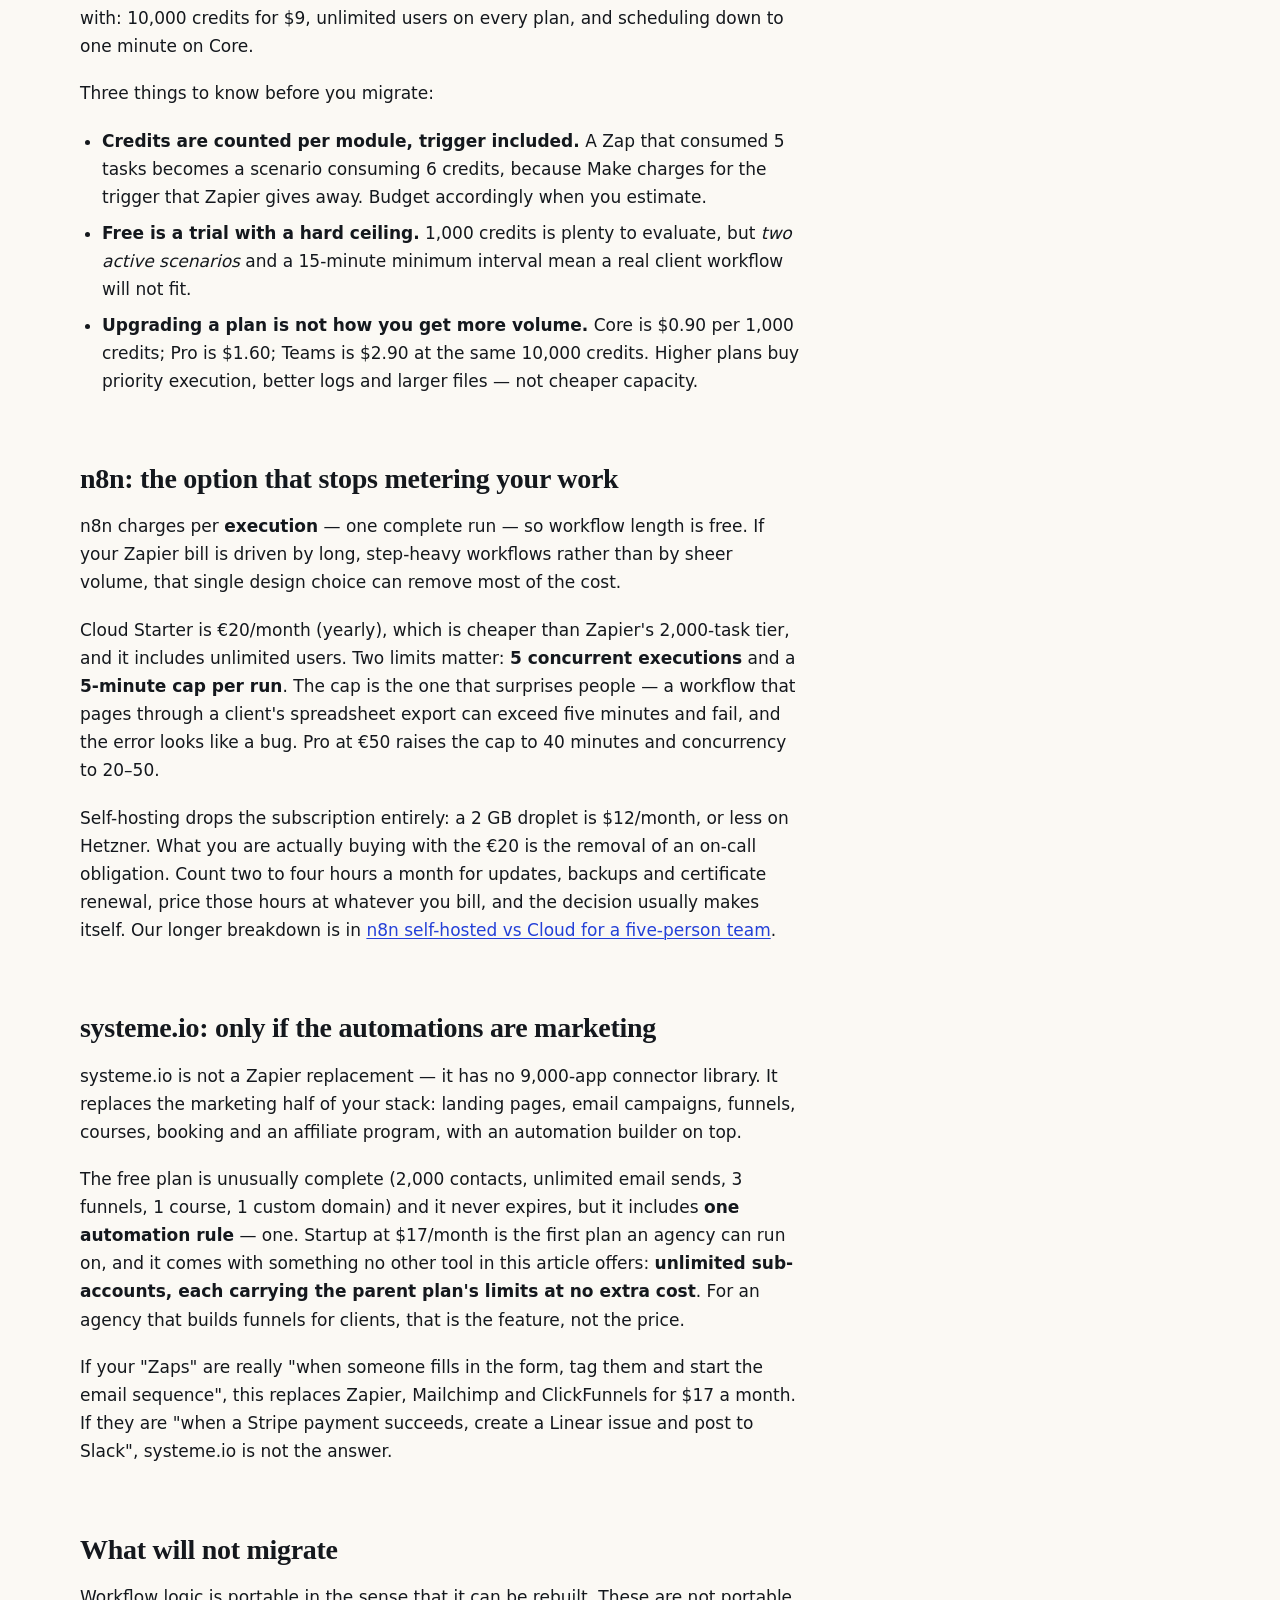
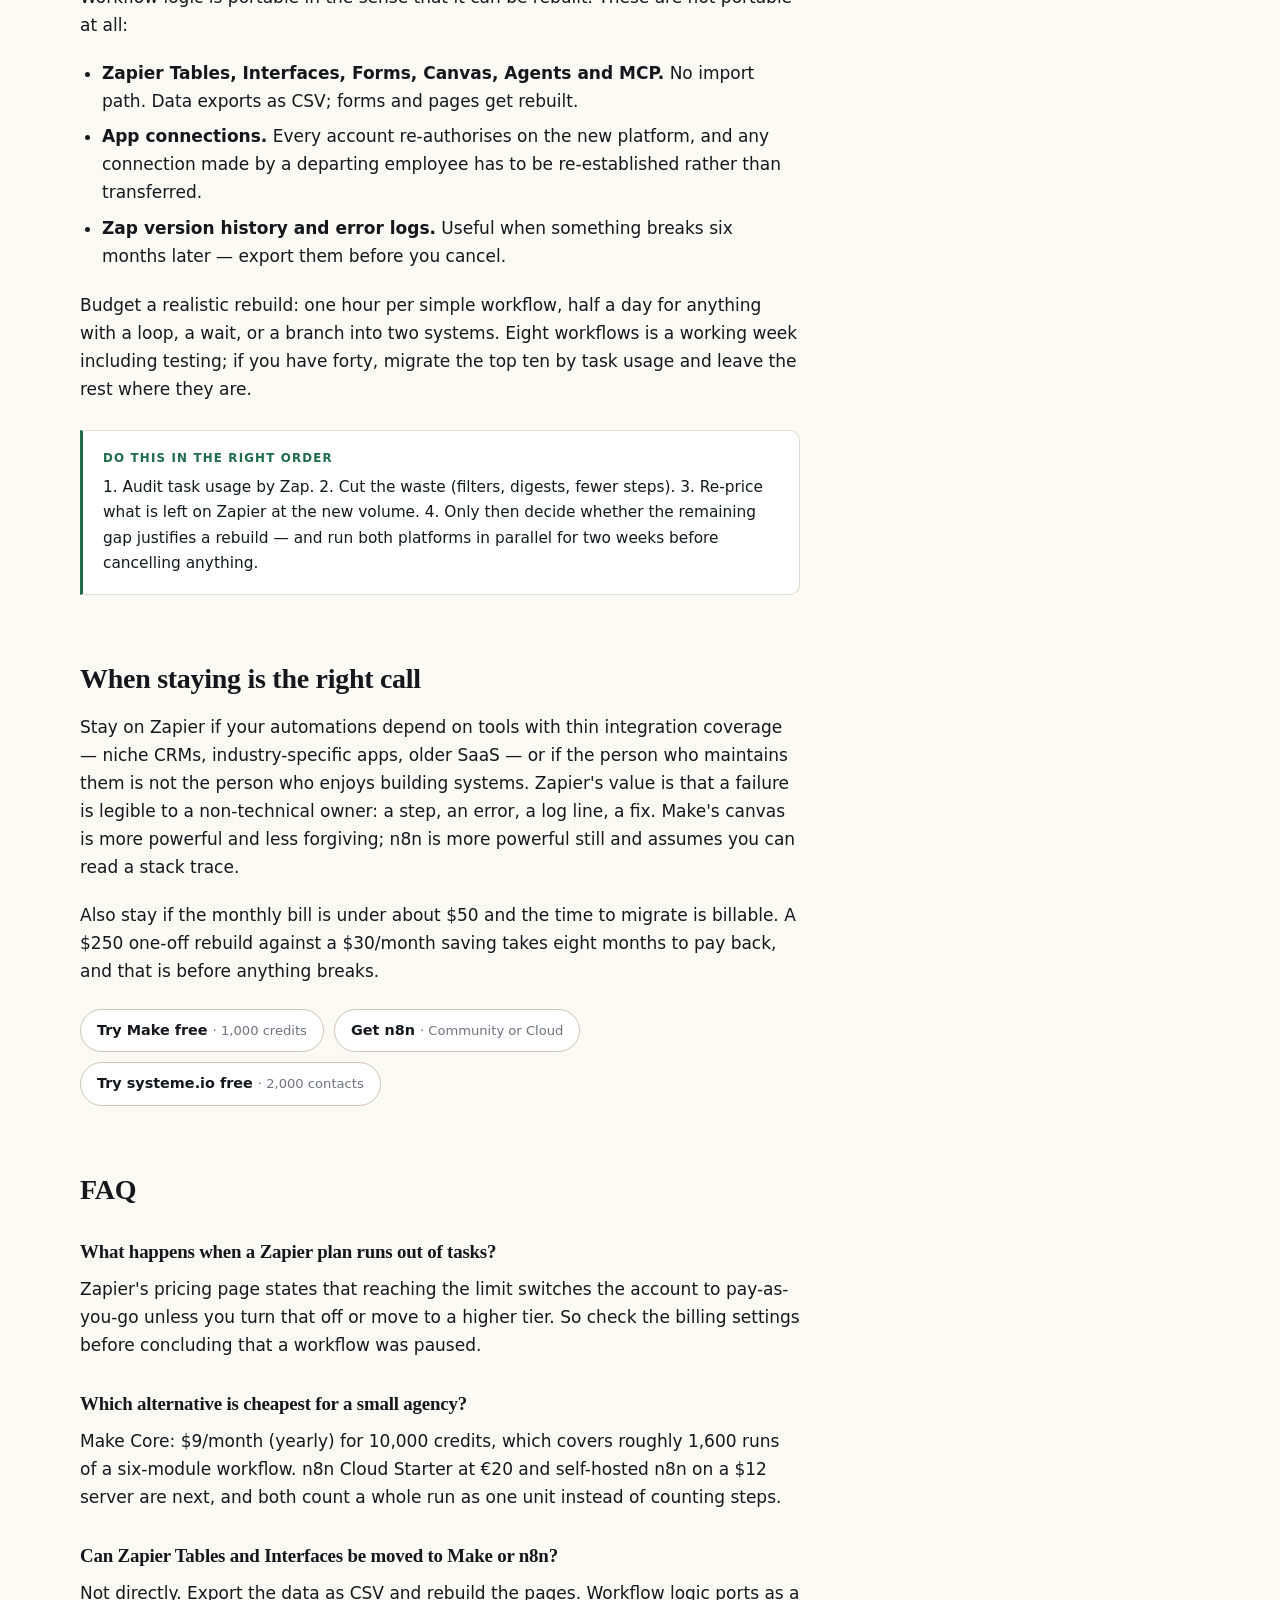
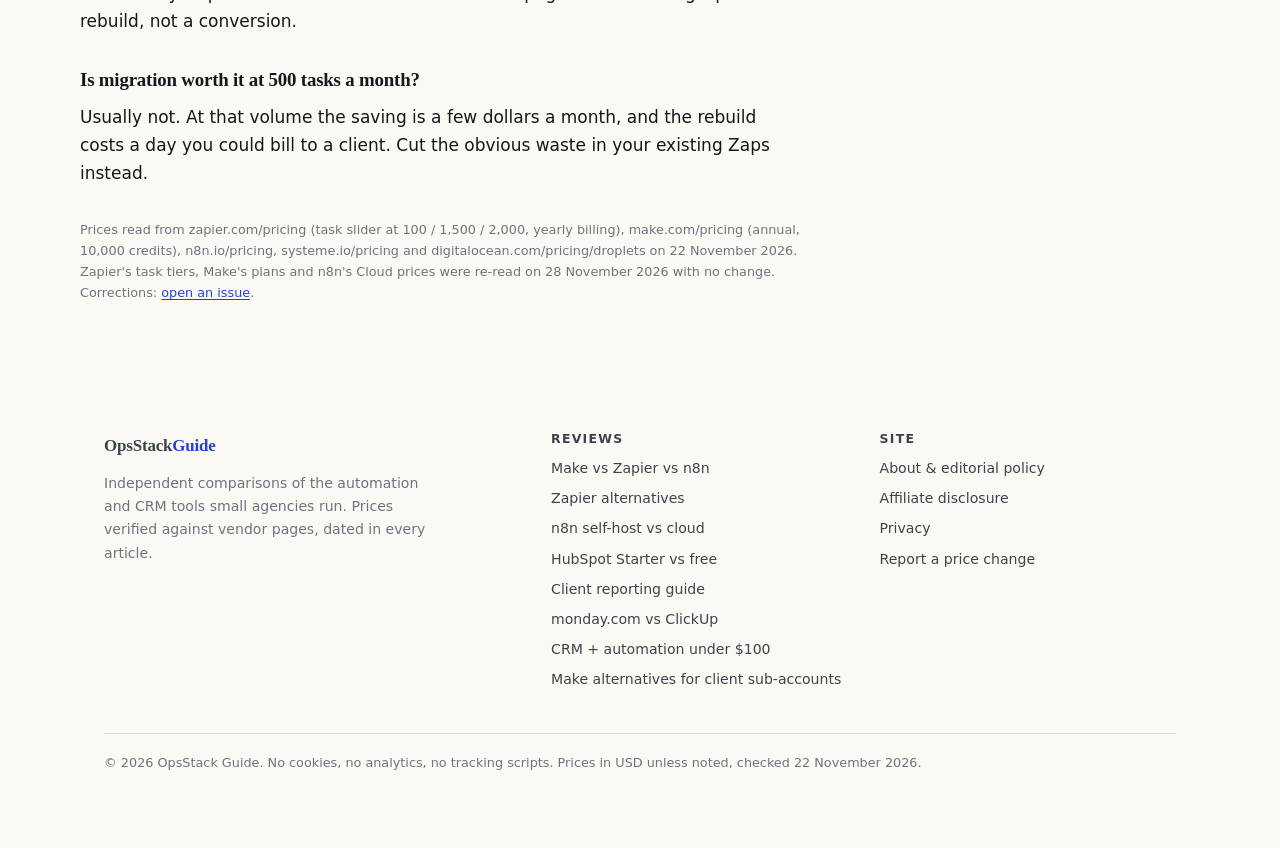
<file: zapier-alternatives-task-limits.html>
<!doctype html>
<html lang="en">
<head>
<meta charset="utf-8">
<meta name="viewport" content="width=device-width, initial-scale=1">
<title>Zapier alternatives when you keep hitting task limits (2026)</title>
<meta name="description" content="Your Zaps ran out of tasks mid-month. Four routes that cost less than growing the Zapier plan, what each one really charges for a 2,000-task month, and the workflows that will not migrate.">
<link rel="canonical" href="https://whdgus1021-png.github.io/opsstack-guide/zapier-alternatives-task-limits.html">
<meta property="og:type" content="article">
<meta property="og:title" content="Zapier alternatives when you keep hitting task limits">
<meta property="og:description" content="A 2,000-task month costs $49 on Zapier. The same work is $9 on Make, €20 on n8n Cloud, or free on a $12 server.">
<meta property="og:url" content="https://whdgus1021-png.github.io/opsstack-guide/zapier-alternatives-task-limits.html">
<link rel="stylesheet" href="styles.css">
<link rel="icon" href="data:image/svg+xml,<svg xmlns='http://www.w3.org/2000/svg' viewBox='0 0 100 100'><rect width='100' height='100' rx='18' fill='%2314181d'/><text x='50' y='70' font-size='58' font-family='Georgia,serif' fill='%23fbf9f4' text-anchor='middle'>O</text></svg>">
<script type="application/ld+json">
{
  "@context": "https://schema.org",
  "@graph": [
    {
      "@type": "Article",
      "@id": "https://whdgus1021-png.github.io/opsstack-guide/zapier-alternatives-task-limits.html#article",
      "headline": "Zapier alternatives when you keep hitting task limits",
      "description": "Make, n8n, systeme.io and a cheaper-Zapier route compared on a 2,000-task month, plus the four fixes that avoid switching at all.",
      "datePublished": "2026-11-22",
      "dateModified": "2026-11-22",
      "author": { "@type": "Organization", "name": "OpsStack Guide" },
      "publisher": { "@type": "Organization", "name": "OpsStack Guide" },
      "mainEntityOfPage": "https://whdgus1021-png.github.io/opsstack-guide/zapier-alternatives-task-limits.html"
    },
    {
      "@type": "FAQPage",
      "mainEntity": [
        {
          "@type": "Question",
          "name": "What happens when a Zapier plan runs out of tasks?",
          "acceptedAnswer": {
            "@type": "Answer",
            "text": "Zapier's pricing page states that reaching a task limit switches the account to pay-as-you-go unless you turn that off or move to a higher tier. So the Zaps may not stop; the bill changes shape instead. Check billing settings before concluding that a workflow was paused by the task limit."
          }
        },
        {
          "@type": "Question",
          "name": "Which Zapier alternative is cheapest for a small agency?",
          "acceptedAnswer": {
            "@type": "Answer",
            "text": "Make Core at $9/month (annual billing) for 10,000 credits covers about 1,600 runs of a six-step workflow. n8n Cloud Starter at €20/month and n8n self-hosted on a $12 server are the next cheapest, and both count a whole run as one execution rather than counting steps."
          }
        },
        {
          "@type": "Question",
          "name": "Can Zapier Tables and Interfaces be moved to Make or n8n?",
          "acceptedAnswer": {
            "@type": "Answer",
            "text": "Not directly. Tables, Interfaces, Forms, Agents and MCP are Zapier platform features with no import path; the data can be exported as CSV but the forms and pages have to be rebuilt. Workflow logic itself ports, usually as a rebuild rather than a conversion."
          }
        }
      ]
    }
  ]
}
</script>
</head>
<body>
<a class="skip" href="#main">Skip to content</a>

<header class="site-header">
  <div class="wrap">
    <a class="brand" href="./">OpsStack<span>Guide</span></a>
    <nav class="nav" aria-label="Main">
      <a href="index.html#reviews">Reviews</a>
      <a href="index.html#method">How we check</a>
      <a href="about.html">About</a>
      <a href="affiliate-disclosure.html">Disclosure</a>
    </nav>
  </div>
</header>

<main id="main">

  <div class="article-head">
    <div class="wrap">
      <p class="eyebrow">Alternatives · Automation</p>
      <h1>Zapier alternatives when you keep hitting task limits</h1>
      <p class="dek">Before you buy a bigger task tier, know what the tier costs, what actually happens at the limit, and which workflows will refuse to move.</p>
      <div class="article-meta">
        <span class="pill check">Prices checked 22 Nov 2026</span>
        <span>9 min read</span>
        <span>Zapier · Make · n8n · systeme.io</span>
      </div>
      <p class="disclosure">Contains affiliate links. A subscription through one may earn us a commission at no extra cost to you; it does not change the recommendations or their order. <a href="affiliate-disclosure.html">Full disclosure</a>.</p>
    </div>
  </div>

  <div class="wrap layout">
    <article>

      <div class="verdict">
        <h3 style="margin-top:0">Short answer</h3>
        <p>If the automations are scheduled, internal, and touch apps your team controls, <strong>move to Make Core ($9/month, 10,000 credits)</strong> and keep Zapier free for the one or two connectors nothing else has. If volume is the whole problem and it keeps growing, <strong>n8n</strong> is the only option here where an eight-step workflow costs the same as a two-step one. If the automations are really marketing — form → email → course → upsell — <strong>systeme.io's free plan</strong> replaces three tools, not one.</p>
        <p>If what you have is a dozen niche connectors and nobody technical to maintain them, stay on Zapier and pay for the tier. That is a legitimate answer, and it is cheaper than a migration that fails in month three.</p>
      </div>

      <h2 id="first">First: is it really the task limit?</h2>
      <p>Zapier's own pricing page says that hitting your task allowance switches the account to <strong>pay-as-you-go</strong> unless you turn that behaviour off or move up a tier. So "our Zaps stopped" is often two different incidents: a genuine stop (because overage was disabled) or a bill that quietly grew. Open the billing page and look at what happened before you plan a migration around the wrong problem.</p>
      <p>Then audit where the tasks actually go. Pull the task usage report for the last full month and sort by Zap. In most agencies we have looked at, three patterns account for the majority:</p>
      <ul>
        <li><strong>Polling loops that fire on "every new row"</strong> in a sheet a human also edits, so every edit re-runs the workflow.</li>
        <li><strong>A digest that sends one message per row</strong> instead of one message per day.</li>
        <li><strong>A five-step Zap where steps 3 and 4 are "look up" actions</strong> that could be a filter on the trigger, or one Formatter step.</li>
      </ul>
      <p>Each of those is a 2–10x reduction in tasks for an afternoon's work, with no new tool and no new invoice. Do that before you compare platforms; otherwise you migrate the waste along with the workflows.</p>

      <h2 id="options">Four routes, priced on the same month</h2>
      <p>The unit of comparison is a <strong>2,000-task month with yearly billing</strong>, because that is a tier Zapier will actually show you a price for. A six-step workflow at 400 runs a month lands there with room to spare.</p>
      <div class="table-scroll">
        <table>
          <caption>What a 2,000-task month costs on each route (yearly billing)</caption>
          <thead>
            <tr><th>Route</th><th class="num">Monthly cost</th><th>What you are buying at that price</th></tr>
          </thead>
          <tbody>
            <tr><td><strong>Zapier Professional</strong>, 2,000 tasks</td><td class="num">$49</td><td>Multi-step Zaps, 9,000+ connectors, filters and paths, AI fields, no user-management features (those start on Team)</td></tr>
            <tr><td><strong>Zapier Team</strong>, 2,000 tasks</td><td class="num">$69</td><td>The same plus 25 users, shared folders and connections, SAML SSO</td></tr>
            <tr><td><strong>Make Core</strong>, 10,000 credits</td><td class="num">$9</td><td>About 1,600 runs of a six-module workflow, unlimited users, one-minute scheduling, 40-minute runs, 30-day logs</td></tr>
            <tr><td><strong>n8n Cloud Starter</strong></td><td class="num">€20</td><td>1,600+ executions regardless of node count, 5 concurrent executions, 5-minute run cap, 7-day logs</td></tr>
            <tr><td><strong>n8n Community</strong>, self-hosted</td><td class="num">$0 + server</td><td>Unlimited executions on a $12/month 2 GB instance (or a Hetzner shared-vCPU server from €5.49)</td></tr>
            <tr><td><strong>systeme.io Free</strong></td><td class="num">$0</td><td>2,000 contacts, unlimited emails, 3 funnels, 1 course — but <strong>one automation rule</strong></td></tr>
          </tbody>
        </table>
      </div>
      <p class="tnote">Zapier: zapier.com/pricing, task slider at 2,000 with yearly billing, 22 November 2026. Make: make.com/pricing, annual billing, 10,000-credit level. n8n: n8n.io/pricing, annual billing. systeme.io: systeme.io/pricing. DigitalOcean droplet pricing checked the same day.</p>
      <p>The gap is not subtle. For the price of Zapier's 2,000-task tier you get more than five times the plan on Make, and Make's plan does not care how many people log in. What you lose is connector coverage and the guided setup that makes Zapier usable by someone who has never built a workflow.</p>

      <h3>And if volume keeps growing?</h3>
      <p>Zapier's per-task rate falls as tiers rise — at 1,500 tasks the rate is $26 per 1,000, at 2,000 it is $24.50 — so a larger plan is a better deal per task but a worse deal in total. Make's credit price does not fall with volume on the same plan: Core is $0.90 per 1,000 credits at 10,000 and you buy additional credits at that rate. n8n's execution model does not scale with workflow length at all, which is why a team running long workflows eventually stops comparing prices and starts comparing hosting.</p>
      <div class="callout">
        <span class="label">Rules of thumb that hold up</span>
        <p>Under 1,000 tasks a month with lightweight Zaps: Zapier Free or Professional is fine, and switching is not worth the afternoon. Between 2,000 and 20,000 tasks a month: Make pays for itself in the first month. Above that, or with any workflow over five minutes: n8n, self-hosted if someone owns the server, Cloud Pro (€50) if not.</p>
      </div>

      <h2 id="make">Make: the default switch</h2>
      <p>Make is what most agencies mean when they say "we moved off Zapier". The visual canvas takes an afternoon to learn, and after that the economics are hard to argue with: 10,000 credits for $9, unlimited users on every plan, and scheduling down to one minute on Core.</p>
      <p>Three things to know before you migrate:</p>
      <ul>
        <li><strong>Credits are counted per module, trigger included.</strong> A Zap that consumed 5 tasks becomes a scenario consuming 6 credits, because Make charges for the trigger that Zapier gives away. Budget accordingly when you estimate.</li>
        <li><strong>Free is a trial with a hard ceiling.</strong> 1,000 credits is plenty to evaluate, but <em>two active scenarios</em> and a 15-minute minimum interval mean a real client workflow will not fit.</li>
        <li><strong>Upgrading a plan is not how you get more volume.</strong> Core is $0.90 per 1,000 credits; Pro is $1.60; Teams is $2.90 at the same 10,000 credits. Higher plans buy priority execution, better logs and larger files — not cheaper capacity.</li>
      </ul>

      <h2 id="n8n">n8n: the option that stops metering your work</h2>
      <p>n8n charges per <strong>execution</strong> — one complete run — so workflow length is free. If your Zapier bill is driven by long, step-heavy workflows rather than by sheer volume, that single design choice can remove most of the cost.</p>
      <p>Cloud Starter is €20/month (yearly), which is cheaper than Zapier's 2,000-task tier, and it includes unlimited users. Two limits matter: <strong>5 concurrent executions</strong> and a <strong>5-minute cap per run</strong>. The cap is the one that surprises people — a workflow that pages through a client's spreadsheet export can exceed five minutes and fail, and the error looks like a bug. Pro at €50 raises the cap to 40 minutes and concurrency to 20–50.</p>
      <p>Self-hosting drops the subscription entirely: a 2 GB droplet is $12/month, or less on Hetzner. What you are actually buying with the €20 is the removal of an on-call obligation. Count two to four hours a month for updates, backups and certificate renewal, price those hours at whatever you bill, and the decision usually makes itself. Our longer breakdown is in <a href="n8n-self-host-vs-cloud.html">n8n self-hosted vs Cloud for a five-person team</a>.</p>

      <h2 id="systeme">systeme.io: only if the automations are marketing</h2>
      <p>systeme.io is not a Zapier replacement — it has no 9,000-app connector library. It replaces the marketing half of your stack: landing pages, email campaigns, funnels, courses, booking and an affiliate program, with an automation builder on top.</p>
      <p>The free plan is unusually complete (2,000 contacts, unlimited email sends, 3 funnels, 1 course, 1 custom domain) and it never expires, but it includes <strong>one automation rule</strong> — one. Startup at $17/month is the first plan an agency can run on, and it comes with something no other tool in this article offers: <strong>unlimited sub-accounts, each carrying the parent plan's limits at no extra cost</strong>. For an agency that builds funnels for clients, that is the feature, not the price.</p>
      <p>If your "Zaps" are really "when someone fills in the form, tag them and start the email sequence", this replaces Zapier, Mailchimp and ClickFunnels for $17 a month. If they are "when a Stripe payment succeeds, create a Linear issue and post to Slack", systeme.io is not the answer.</p>

      <h2 id="migrate">What will not migrate</h2>
      <p>Workflow logic is portable in the sense that it can be rebuilt. These are not portable at all:</p>
      <ul>
        <li><strong>Zapier Tables, Interfaces, Forms, Canvas, Agents and MCP.</strong> No import path. Data exports as CSV; forms and pages get rebuilt.</li>
        <li><strong>App connections.</strong> Every account re-authorises on the new platform, and any connection made by a departing employee has to be re-established rather than transferred.</li>
        <li><strong>Zap version history and error logs.</strong> Useful when something breaks six months later — export them before you cancel.</li>
      </ul>
      <p>Budget a realistic rebuild: one hour per simple workflow, half a day for anything with a loop, a wait, or a branch into two systems. Eight workflows is a working week including testing; if you have forty, migrate the top ten by task usage and leave the rest where they are.</p>

      <div class="callout good">
        <span class="label">Do this in the right order</span>
        <p>1. Audit task usage by Zap. 2. Cut the waste (filters, digests, fewer steps). 3. Re-price what is left on Zapier at the new volume. 4. Only then decide whether the remaining gap justifies a rebuild — and run both platforms in parallel for two weeks before cancelling anything.</p>
      </div>

      <h2 id="stay">When staying is the right call</h2>
      <p>Stay on Zapier if your automations depend on tools with thin integration coverage — niche CRMs, industry-specific apps, older SaaS — or if the person who maintains them is not the person who enjoys building systems. Zapier's value is that a failure is legible to a non-technical owner: a step, an error, a log line, a fix. Make's canvas is more powerful and less forgiving; n8n is more powerful still and assumes you can read a stack trace.</p>
      <p>Also stay if the monthly bill is under about $50 and the time to migrate is billable. A $250 one-off rebuild against a $30/month saving takes eight months to pay back, and that is before anything breaks.</p>

      <div class="cta-row">
        <a class="cta" href="https://www.make.com/en/register" rel="sponsored nofollow noopener" data-aff="make">Try Make free <span class="tag">· 1,000 credits</span></a>
        <a class="cta" href="https://n8n.io/" rel="sponsored nofollow noopener" data-aff="n8n">Get n8n <span class="tag">· Community or Cloud</span></a>
        <a class="cta" href="https://systeme.io/" rel="sponsored nofollow noopener" data-aff="systeme">Try systeme.io free <span class="tag">· 2,000 contacts</span></a>
      </div>

      <h2 id="faq">FAQ</h2>
      <h3>What happens when a Zapier plan runs out of tasks?</h3>
      <p>Zapier's pricing page states that reaching the limit switches the account to pay-as-you-go unless you turn that off or move to a higher tier. So check the billing settings before concluding that a workflow was paused.</p>
      <h3>Which alternative is cheapest for a small agency?</h3>
      <p>Make Core: $9/month (yearly) for 10,000 credits, which covers roughly 1,600 runs of a six-module workflow. n8n Cloud Starter at €20 and self-hosted n8n on a $12 server are next, and both count a whole run as one unit instead of counting steps.</p>
      <h3>Can Zapier Tables and Interfaces be moved to Make or n8n?</h3>
      <p>Not directly. Export the data as CSV and rebuild the pages. Workflow logic ports as a rebuild, not a conversion.</p>
      <h3>Is migration worth it at 500 tasks a month?</h3>
      <p>Usually not. At that volume the saving is a few dollars a month, and the rebuild costs a day you could bill to a client. Cut the obvious waste in your existing Zaps instead.</p>

      <p class="tnote" style="margin-top:2.5em">Prices read from zapier.com/pricing (task slider at 100 / 1,500 / 2,000, yearly billing), make.com/pricing (annual, 10,000 credits), n8n.io/pricing, systeme.io/pricing and digitalocean.com/pricing/droplets on 22 November 2026. Zapier's task tiers, Make's plans and n8n's Cloud prices were re-read on 28 November 2026 with no change. Corrections: <a href="https://github.com/whdgus1021-png/opsstack-guide/issues">open an issue</a>.</p>

    </article>

    <aside class="toc" aria-label="On this page">
      <h2>On this page</h2>
      <ol>
        <li><a href="#first">Is it really the limit?</a></li>
        <li><a href="#options">Four routes priced</a></li>
        <li><a href="#make">Make</a></li>
        <li><a href="#n8n">n8n</a></li>
        <li><a href="#systeme">systeme.io</a></li>
        <li><a href="#migrate">What won't migrate</a></li>
        <li><a href="#stay">When to stay</a></li>
        <li><a href="#faq">FAQ</a></li>
      </ol>
    </aside>
  </div>

</main>

<footer class="site-footer">
  <div class="wrap">
    <div class="footer-grid">
      <div>
        <a class="brand" href="./">OpsStack<span>Guide</span></a>
        <p style="max-width:340px;margin-top:12px">Independent comparisons of the automation and CRM tools small agencies run. Prices verified against vendor pages, dated in every article.</p>
      </div>
      <div>
        <h2>Reviews</h2>
        <ul>
          <li><a href="make-vs-zapier-vs-n8n.html">Make vs Zapier vs n8n</a></li>
          <li><a href="zapier-alternatives-task-limits.html">Zapier alternatives</a></li>
          <li><a href="n8n-self-host-vs-cloud.html">n8n self-host vs cloud</a></li>
          <li><a href="hubspot-starter-vs-free-crm.html">HubSpot Starter vs free</a></li>
          <li><a href="client-reporting-automation.html">Client reporting guide</a></li>
          <li><a href="monday-vs-clickup-client-tracking.html">monday.com vs ClickUp</a></li>
          <li><a href="best-crm-automation-stack-under-100.html">CRM + automation under $100</a></li>
          <li><a href="make-alternatives-client-sub-accounts.html">Make alternatives for client sub-accounts</a></li>
        </ul>
      </div>
      <div>
        <h2>Site</h2>
        <ul>
          <li><a href="about.html">About &amp; editorial policy</a></li>
          <li><a href="affiliate-disclosure.html">Affiliate disclosure</a></li>
          <li><a href="privacy.html">Privacy</a></li>
          <li><a href="https://github.com/whdgus1021-png/opsstack-guide/issues">Report a price change</a></li>
        </ul>
      </div>
    </div>
    <p class="copyright">© 2026 OpsStack Guide. No cookies, no analytics, no tracking scripts. Prices in USD unless noted, checked 22 November 2026.</p>
  </div>
</footer>

</body>
</html>
</file>
<file: styles.css>
/* OpsStack Guide — base stylesheet
   Plain CSS, no build step, no external fonts or trackers. */

:root {
  --paper: #fbf9f4;
  --paper-2: #ffffff;
  --ink: #14181d;
  --ink-soft: #3c434d;
  --muted: #6d7480;
  --rule: #e2ddd2;
  --rule-strong: #cdc6b7;
  --accent: #2440d8;
  --accent-soft: #eef0ff;
  --good: #1c6b4a;
  --good-soft: #e8f4ee;
  --warn: #8a4b0f;
  --warn-soft: #fdf1e3;
  --radius: 10px;
  --maxw: 1120px;
  --prose: 720px;
}

* { box-sizing: border-box; }

html { scroll-behavior: smooth; }

body {
  margin: 0;
  background: var(--paper);
  color: var(--ink);
  font-family: system-ui, -apple-system, "Segoe UI", Roboto, "Helvetica Neue", Arial, sans-serif;
  font-size: 17px;
  line-height: 1.65;
  -webkit-font-smoothing: antialiased;
}

h1, h2, h3, h4 {
  font-family: "Iowan Old Style", "Palatino Linotype", Palatino, Georgia, serif;
  font-weight: 600;
  line-height: 1.2;
  letter-spacing: -0.01em;
  margin: 0 0 .6em;
}

h1 { font-size: clamp(2rem, 4.4vw, 2.9rem); }
h2 { font-size: clamp(1.4rem, 2.6vw, 1.75rem); margin-top: 2.2em; }
h3 { font-size: 1.18rem; margin-top: 1.8em; }
p { margin: 0 0 1.15em; }

a { color: var(--accent); text-decoration-thickness: 1px; text-underline-offset: 2px; }
a:hover { text-decoration-thickness: 2px; }

a:focus-visible,
button:focus-visible {
  outline: 3px solid var(--accent);
  outline-offset: 3px;
  border-radius: 3px;
}

img { max-width: 100%; height: auto; }

.wrap { max-width: var(--maxw); margin: 0 auto; padding: 0 24px; }
.prose { max-width: var(--prose); }

.skip {
  position: absolute; left: -9999px; top: 0; background: var(--ink); color: #fff;
  padding: 10px 16px; z-index: 100;
}
.skip:focus { left: 12px; top: 12px; }

/* ---------- header ---------- */

.site-header {
  border-bottom: 1px solid var(--rule);
  background: rgba(251, 249, 244, .92);
  backdrop-filter: saturate(120%) blur(6px);
  position: sticky; top: 0; z-index: 20;
}
.site-header .wrap {
  display: flex; align-items: center; gap: 22px;
  min-height: 64px;
}
.brand {
  font-family: "Iowan Old Style", Georgia, serif;
  font-weight: 700; font-size: 1.06rem; letter-spacing: -0.01em;
  color: var(--ink); text-decoration: none; white-space: nowrap;
}
.brand span { color: var(--accent); }
.nav { margin-left: auto; display: flex; gap: 20px; flex-wrap: wrap; }
.nav a { color: var(--ink-soft); text-decoration: none; font-size: .92rem; }
.nav a:hover { color: var(--accent); }

/* ---------- hero ---------- */

.hero { padding: 64px 0 40px; border-bottom: 1px solid var(--rule); }
.hero .lede { font-size: 1.15rem; color: var(--ink-soft); max-width: 640px; }
.eyebrow {
  font-size: .76rem; letter-spacing: .12em; text-transform: uppercase;
  color: var(--muted); font-weight: 600; margin: 0 0 14px;
}
.hero-actions { display: flex; gap: 12px; flex-wrap: wrap; margin-top: 26px; }

.btn {
  display: inline-block; padding: 11px 20px; border-radius: 999px;
  background: var(--ink); color: #fff; text-decoration: none;
  font-size: .94rem; font-weight: 600; border: 1px solid var(--ink);
}
.btn:hover { background: #000; }
.btn.ghost { background: transparent; color: var(--ink); }
.btn.ghost:hover { background: var(--paper-2); }

/* ---------- cards ---------- */

.section { padding: 52px 0; border-bottom: 1px solid var(--rule); }
.section > .wrap > h2:first-child { margin-top: 0; }

.cards { display: grid; gap: 18px; grid-template-columns: repeat(auto-fit, minmax(280px, 1fr)); margin-top: 26px; }
.card {
  background: var(--paper-2); border: 1px solid var(--rule); border-radius: var(--radius);
  padding: 22px 22px 20px; display: flex; flex-direction: column;
  text-decoration: none; color: inherit;
  transition: border-color .15s ease, transform .15s ease;
}
.card:hover { border-color: var(--rule-strong); transform: translateY(-1px); }
.card .kicker { font-size: .74rem; letter-spacing: .1em; text-transform: uppercase; color: var(--accent); font-weight: 700; }
.card h3 { margin: 8px 0 8px; font-size: 1.16rem; }
.card p { color: var(--ink-soft); font-size: .95rem; margin: 0 0 14px; }
.card .meta { margin-top: auto; font-size: .82rem; color: var(--muted); }

/* ---------- article ---------- */

.article-head { padding: 48px 0 26px; border-bottom: 1px solid var(--rule); }
.article-head h1 { margin-bottom: .35em; }
.article-head .dek { font-size: 1.12rem; color: var(--ink-soft); max-width: 640px; margin: 0; }
.article-meta {
  display: flex; flex-wrap: wrap; gap: 8px 18px; align-items: center;
  margin-top: 22px; font-size: .84rem; color: var(--muted);
}
.pill {
  display: inline-block; padding: 3px 10px; border-radius: 999px;
  background: var(--accent-soft); color: var(--accent); font-weight: 600; font-size: .78rem;
}
.pill.check { background: var(--good-soft); color: var(--good); }

.layout { display: grid; grid-template-columns: minmax(0, 1fr) 260px; gap: 52px; padding: 40px 0 64px; }
.layout > article { max-width: var(--prose); }

.toc {
  position: sticky; top: 88px; align-self: start;
  font-size: .88rem; border-left: 1px solid var(--rule); padding-left: 18px;
}
.toc h2 { font-family: inherit; font-size: .76rem; letter-spacing: .1em; text-transform: uppercase; color: var(--muted); margin: 0 0 10px; }
.toc ol { margin: 0; padding-left: 18px; color: var(--muted); }
.toc li { margin-bottom: 7px; }
.toc a { color: var(--ink-soft); text-decoration: none; }
.toc a:hover { color: var(--accent); }

article h2 { padding-top: .2em; }
article ul, article ol { padding-left: 22px; margin: 0 0 1.2em; }
article li { margin-bottom: .45em; }
article strong { font-weight: 650; }

blockquote {
  margin: 1.6em 0; padding: 2px 0 2px 20px; border-left: 3px solid var(--accent);
  color: var(--ink-soft); font-style: italic;
}

hr { border: 0; border-top: 1px solid var(--rule); margin: 2.4em 0; }

/* ---------- tables ---------- */

.table-scroll { overflow-x: auto; margin: 1.6em 0; border: 1px solid var(--rule); border-radius: var(--radius); background: var(--paper-2); }
table { border-collapse: collapse; width: 100%; font-size: .92rem; min-width: 560px; }
caption { caption-side: top; text-align: left; padding: 14px 16px 6px; font-size: .86rem; color: var(--muted); }
th, td { padding: 11px 14px; text-align: left; vertical-align: top; border-bottom: 1px solid var(--rule); }
thead th { background: #f4f1e9; font-weight: 650; font-size: .84rem; letter-spacing: .01em; }
tbody tr:last-child td { border-bottom: 0; }
td.num, th.num { text-align: right; font-variant-numeric: tabular-nums; }
.tnote { font-size: .8rem; color: var(--muted); margin: -1em 0 1.6em; }

/* ---------- callouts ---------- */

.callout {
  border: 1px solid var(--rule); border-left: 3px solid var(--accent);
  background: var(--paper-2); border-radius: 0 var(--radius) var(--radius) 0;
  padding: 18px 20px; margin: 1.8em 0; font-size: .96rem;
}
.callout p:last-child { margin-bottom: 0; }
.callout .label { font-size: .74rem; letter-spacing: .1em; text-transform: uppercase; color: var(--accent); font-weight: 700; display: block; margin-bottom: 6px; }
.callout.warn { border-left-color: var(--warn); }
.callout.warn .label { color: var(--warn); }
.callout.good { border-left-color: var(--good); }
.callout.good .label { color: var(--good); }

.verdict {
  background: var(--paper-2); border: 1px solid var(--rule-strong);
  border-radius: var(--radius); padding: 22px 24px; margin: 2em 0;
}
.verdict h2, .verdict h3 { margin-top: 0; }
.verdict p:last-child { margin-bottom: 0; }

.cta-row { display: flex; gap: 10px; flex-wrap: wrap; margin: 1.4em 0 2em; }
.cta {
  display: inline-block; padding: 9px 16px; border: 1px solid var(--rule-strong);
  border-radius: 999px; text-decoration: none; font-size: .9rem; font-weight: 600;
  color: var(--ink); background: var(--paper-2);
}
.cta:hover { border-color: var(--accent); color: var(--accent); }
.cta .tag { font-weight: 400; color: var(--muted); font-size: .82rem; }

/* ---------- disclosure ---------- */

.disclosure {
  font-size: .84rem; color: var(--muted); background: #f4f1e9;
  border: 1px solid var(--rule); border-radius: var(--radius);
  padding: 12px 16px; margin: 26px 0 0;
}
.disclosure a { color: var(--ink-soft); }

/* ---------- footer ---------- */

.site-footer { padding: 44px 0 60px; font-size: .88rem; color: var(--muted); }
.footer-grid { display: grid; grid-template-columns: 1.4fr 1fr 1fr; gap: 32px; }
.site-footer h2 { font-size: .78rem; letter-spacing: .1em; text-transform: uppercase; color: var(--ink-soft); margin: 0 0 10px; font-family: inherit; }
.site-footer ul { list-style: none; margin: 0; padding: 0; }
.site-footer li { margin-bottom: 7px; }
.site-footer a { color: var(--ink-soft); text-decoration: none; }
.site-footer a:hover { color: var(--accent); }
.copyright { margin-top: 34px; padding-top: 18px; border-top: 1px solid var(--rule); font-size: .8rem; }

/* ---------- responsive ---------- */

@media (max-width: 900px) {
  .layout { grid-template-columns: 1fr; gap: 0; padding-top: 28px; }
  .toc { display: none; }
  .footer-grid { grid-template-columns: 1fr 1fr; }
}

@media (max-width: 600px) {
  body { font-size: 16.5px; }
  .hero { padding: 44px 0 30px; }
  .site-header .wrap { gap: 14px; flex-wrap: wrap; padding-top: 10px; padding-bottom: 10px; }
  .nav { gap: 14px; margin-left: 0; width: 100%; }
  .footer-grid { grid-template-columns: 1fr; }
  .section { padding: 40px 0; }
}

@media (prefers-reduced-motion: reduce) {
  * { transition: none !important; scroll-behavior: auto !important; }
}
</file>
